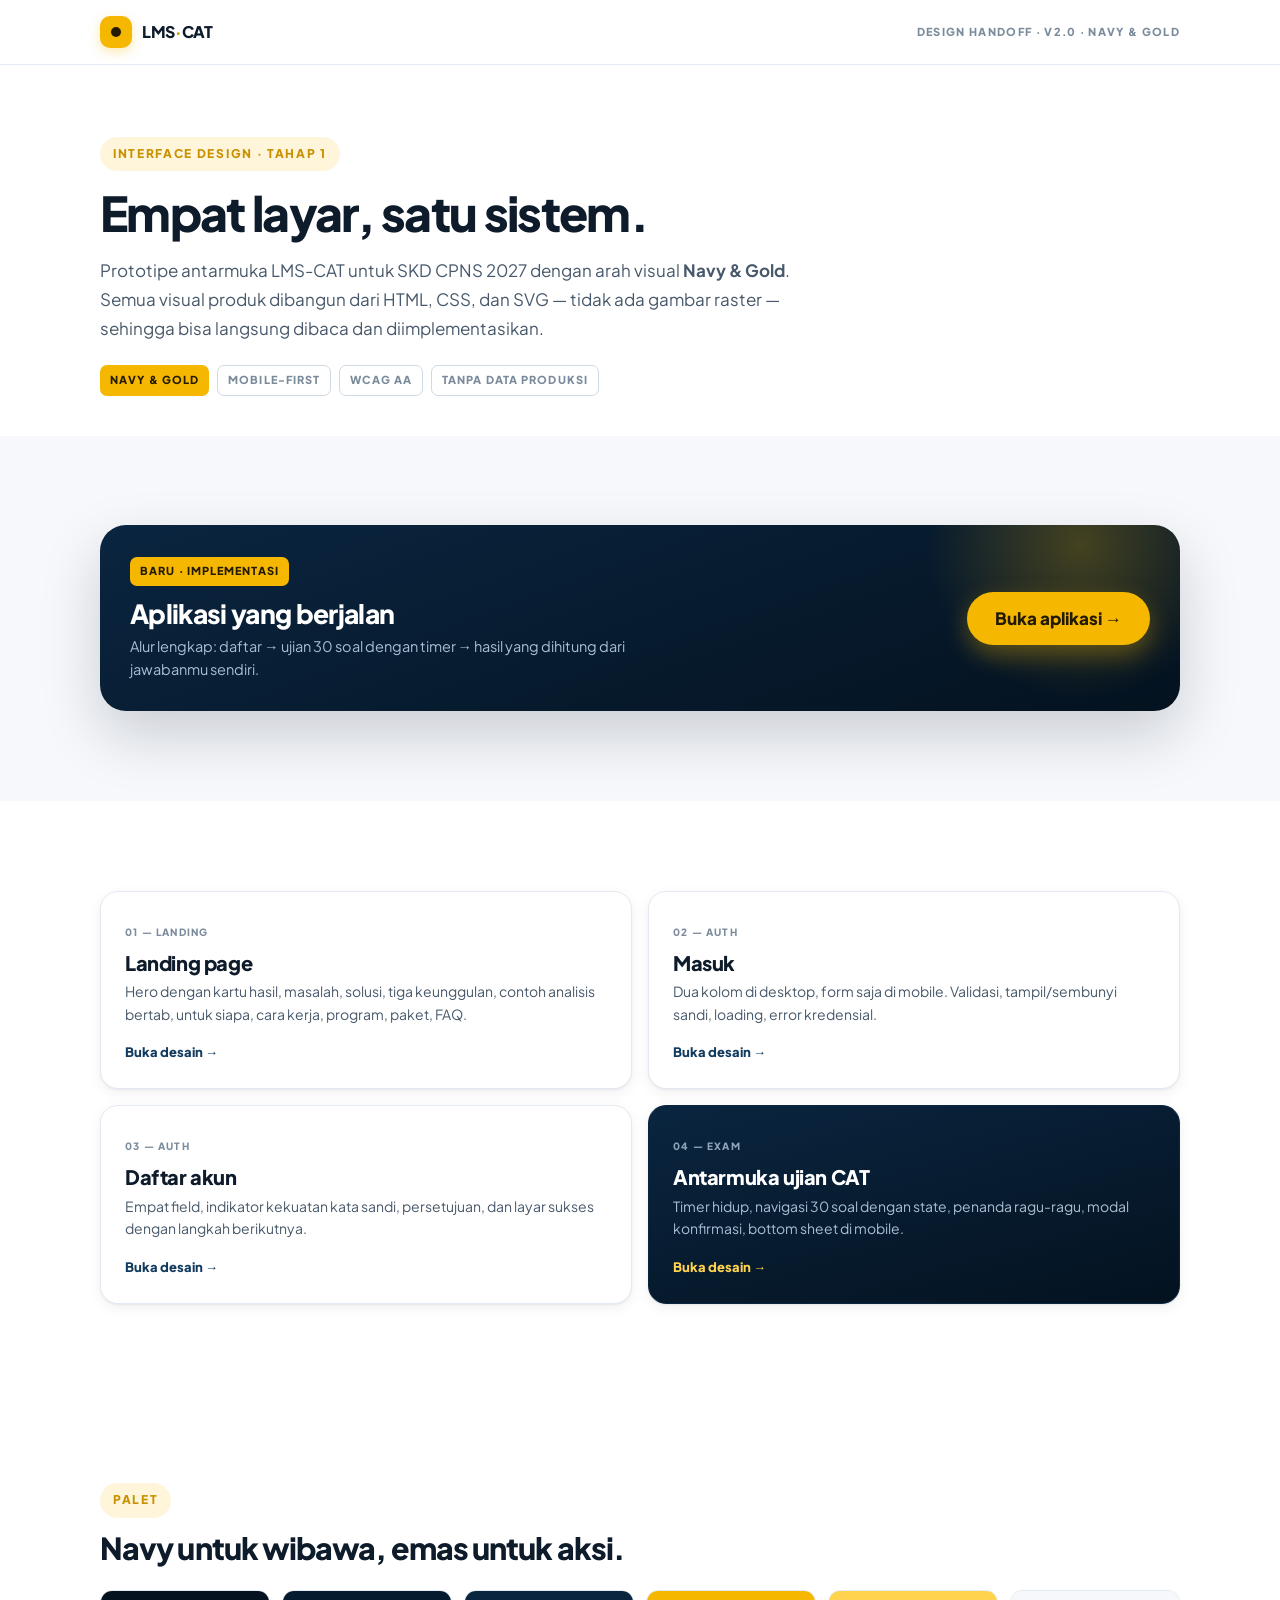
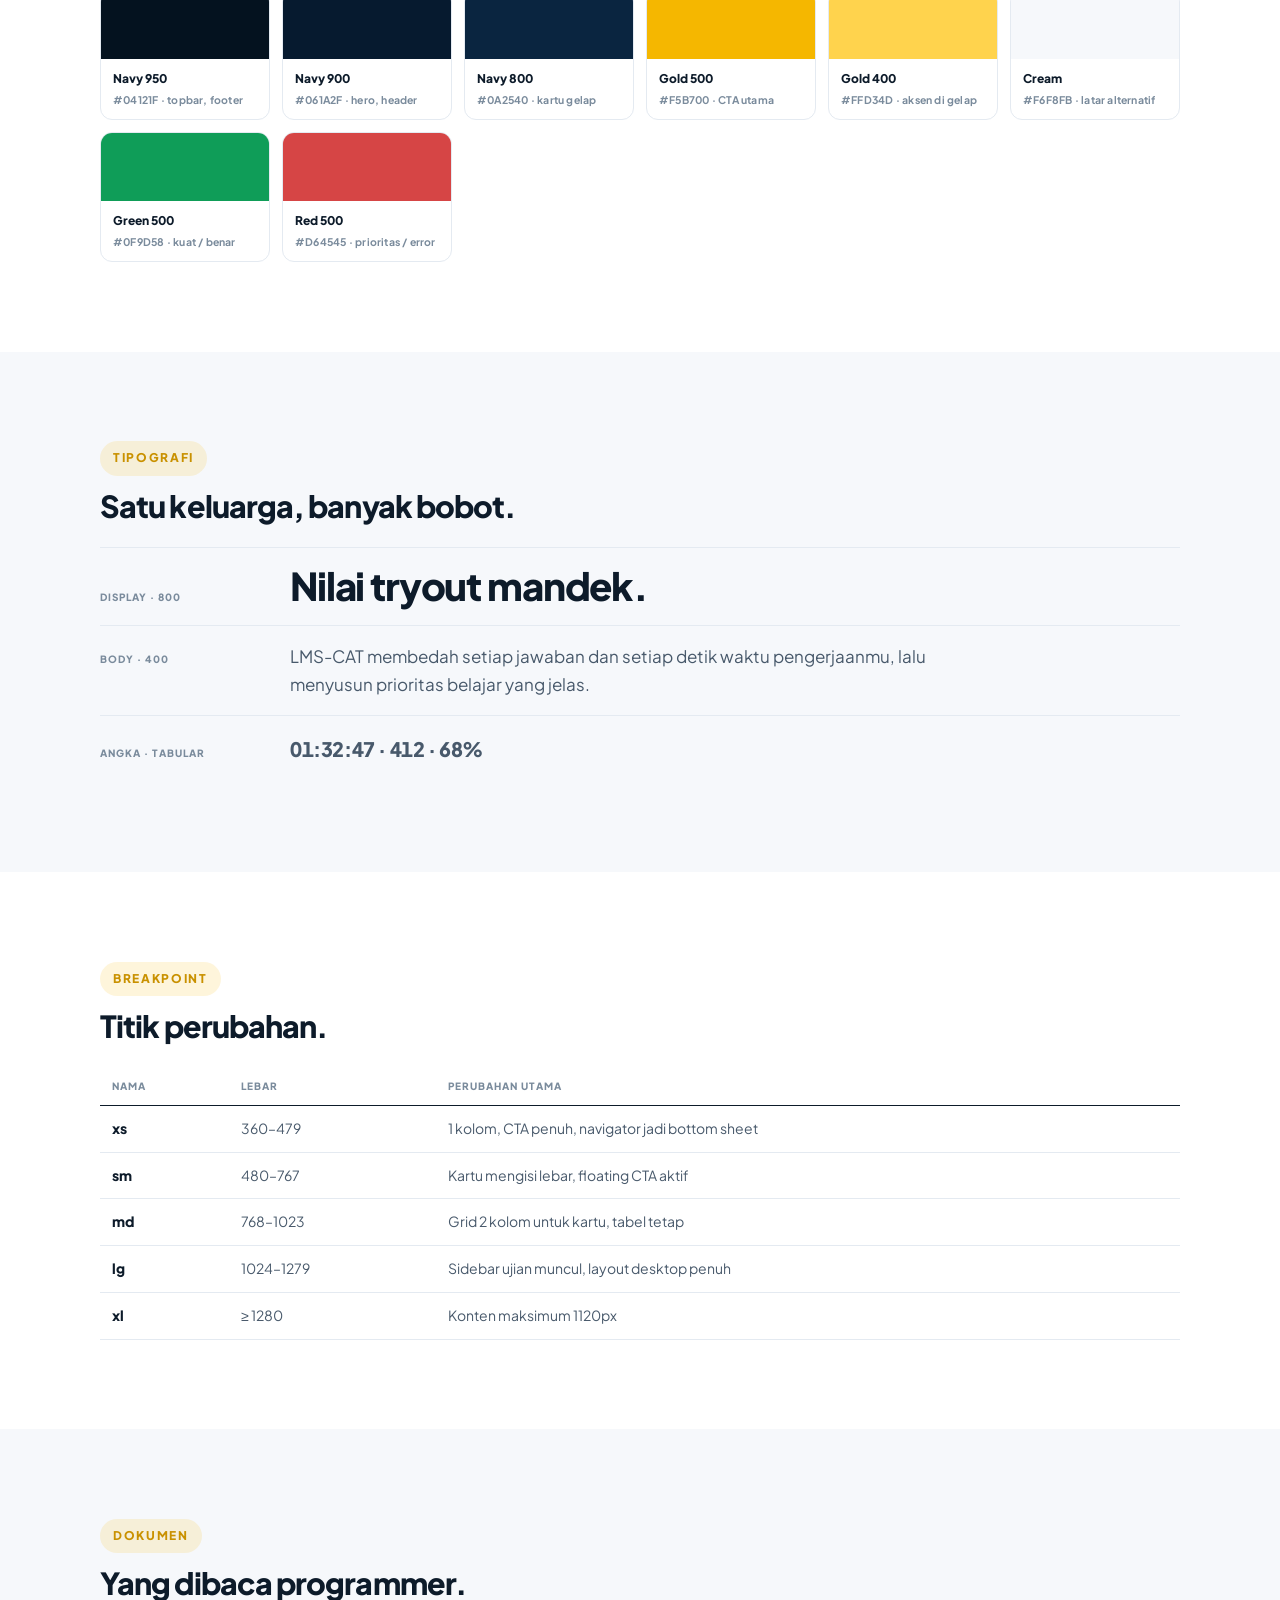
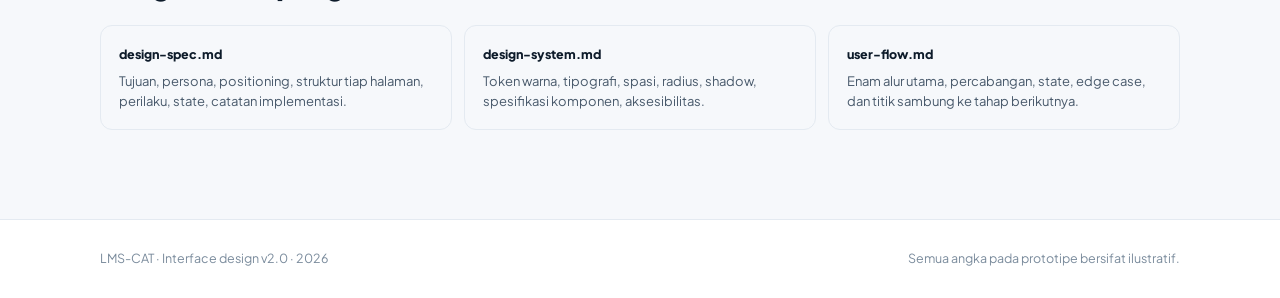
<file: index.html>
<!DOCTYPE html>
<html lang="id">
<head>
<meta charset="utf-8">
<meta name="viewport" content="width=device-width, initial-scale=1">
<title>LMS-CAT · Design Handoff v2.0</title>
<meta name="theme-color" content="#061A2F">
<link rel="stylesheet" href="assets/fonts.css">
<link rel="stylesheet" href="assets/tokens.css">
<link rel="stylesheet" href="assets/base.css">
<style>
.top{border-bottom:1px solid var(--line);background:var(--white);position:sticky;top:0;z-index:10}
.top__in{display:flex;align-items:center;justify-content:space-between;gap:16px;height:64px}
.top__meta{font-size:11px;font-weight:800;letter-spacing:.12em;text-transform:uppercase;color:var(--muted)}

.hero{padding-block:clamp(40px,6vw,72px) clamp(28px,4vw,40px);background:var(--white)}
.hero h1{font-size:clamp(2rem,4vw,3rem);letter-spacing:-.035em;line-height:1.1;margin-top:16px;max-width:20ch}
.hero p{margin-top:16px;max-width:60ch;color:var(--body);font-size:17px;line-height:1.7}
.hero__tags{display:flex;flex-wrap:wrap;gap:8px;margin-top:22px}

.screens{display:grid;grid-template-columns:repeat(2,1fr);gap:16px}

.appbanner{
  display:flex;align-items:center;justify-content:space-between;gap:24px;flex-wrap:wrap;
  padding:clamp(22px,3vw,30px);border-radius:var(--r-lg);
  background:linear-gradient(160deg,var(--navy-800),var(--navy-950));
  color:#E8F1FA;box-shadow:var(--shadow-lg);position:relative;overflow:hidden;
}
.appbanner::before{
  content:"";position:absolute;width:320px;height:320px;border-radius:50%;
  background:radial-gradient(circle,rgba(245,183,0,.26),transparent 68%);top:-140px;right:-60px;
}
.appbanner > *{position:relative}
.appbanner h2{color:#fff;font-size:clamp(1.25rem,2.2vw,1.65rem);letter-spacing:-.025em;margin-top:12px}
.appbanner p{color:var(--text-invert-2);font-size:14.5px;margin-top:6px;max-width:46ch;line-height:1.6}
.appbanner .btn{flex:none}
.screen{
  display:block;padding:24px;border:1px solid var(--line);border-radius:var(--r-md);
  background:var(--white);box-shadow:var(--shadow-sm);
  transition:transform var(--dur-1) var(--ease),box-shadow var(--dur-1) var(--ease),border-color var(--dur-1);
}
.screen:hover{transform:translateY(-3px);box-shadow:var(--shadow-md);border-color:var(--line-strong)}
.screen__n{font-size:10px;font-weight:800;letter-spacing:.12em;text-transform:uppercase;color:var(--muted)}
.screen h3{font-size:var(--text-lg);margin-top:8px;letter-spacing:-.02em}
.screen p{font-size:14px;color:var(--body);margin-top:6px;line-height:1.6}
.screen__go{display:inline-flex;align-items:center;gap:6px;margin-top:16px;font-size:13px;font-weight:800;color:var(--navy-700)}
.screen--ink{background:linear-gradient(165deg,var(--navy-800),var(--navy-950));border-color:var(--navy-800);color:var(--text-invert)}
.screen--ink h3{color:#fff}
.screen--ink p{color:var(--text-invert-2)}
.screen--ink .screen__n{color:#8FA6BC}
.screen--ink .screen__go{color:var(--gold-400)}

.swatches{display:grid;grid-template-columns:repeat(auto-fill,minmax(150px,1fr));gap:12px}
.sw{border:1px solid var(--line);border-radius:var(--r-sm);overflow:hidden;background:var(--white)}
.sw__chip{height:68px}
.sw__meta{padding:10px 12px}
.sw__name{font-size:12px;font-weight:800;color:var(--ink)}
.sw__hex{font-size:10.5px;font-weight:700;color:var(--muted);margin-top:2px;letter-spacing:.02em}

.type-row{display:grid;grid-template-columns:170px 1fr;gap:20px;padding-block:16px;border-top:1px solid var(--line);align-items:baseline}
.type-row__k{font-size:10px;font-weight:800;letter-spacing:.1em;text-transform:uppercase;color:var(--muted)}

table.spec{width:100%;font-size:14px}
table.spec th{text-align:left;font-size:10px;font-weight:800;letter-spacing:.1em;text-transform:uppercase;color:var(--muted);padding:10px 12px;border-bottom:1.5px solid var(--ink)}
table.spec td{padding:11px 12px;border-bottom:1px solid var(--line);color:var(--body)}
table.spec td:first-child{font-weight:800;color:var(--ink)}

.docs{display:grid;grid-template-columns:repeat(3,1fr);gap:12px}
.doc{padding:18px;border:1px solid var(--line);border-radius:var(--r-sm);background:var(--cream)}
.doc__n{font-size:12.5px;font-weight:800;color:var(--ink)}
.doc__d{font-size:13px;color:var(--body);margin-top:5px;line-height:1.55}

@media (max-width:820px){
  .screens,.docs{grid-template-columns:1fr}
  .type-row{grid-template-columns:1fr;gap:6px}
}
</style>
</head>
<body>

<header class="top">
  <div class="wrap top__in">
    <a class="brand" href="index.html" aria-label="LMS-CAT">
      <span class="brand__mark" aria-hidden="true"></span>
      <span class="brand__name">LMS<i>·</i>CAT</span>
    </a>
    <span class="top__meta">Design handoff · v2.0 · Navy &amp; Gold</span>
  </div>
</header>

<main>
  <section class="hero">
    <div class="wrap">
      <span class="eyebrow">Interface design · tahap 1</span>
      <h1>Empat layar, satu sistem.</h1>
      <p>Prototipe antarmuka LMS-CAT untuk SKD CPNS 2027 dengan arah visual <strong>Navy &amp; Gold</strong>. Semua visual produk dibangun dari HTML, CSS, dan SVG — tidak ada gambar raster — sehingga bisa langsung dibaca dan diimplementasikan.</p>
      <div class="hero__tags">
        <span class="badge badge--gold">Navy &amp; Gold</span>
        <span class="badge badge--outline">Mobile-first</span>
        <span class="badge badge--outline">WCAG AA</span>
        <span class="badge badge--outline">Tanpa data produksi</span>
      </div>
    </div>
  </section>

  <section class="sec sec--cream">
    <div class="wrap">
      <a class="appbanner" href="app/">
        <div>
          <span class="badge badge--gold">Baru · Implementasi</span>
          <h2>Aplikasi yang berjalan</h2>
          <p>Alur lengkap: daftar → ujian 30 soal dengan timer → hasil yang dihitung dari jawabanmu sendiri.</p>
        </div>
        <span class="btn">Buka aplikasi →</span>
      </a>
    </div>
  </section>

  <section class="sec">
    <div class="wrap">
      <div class="screens">
        <a class="screen" href="landing-page/index.html">
          <span class="screen__n">01 — Landing</span>
          <h3>Landing page</h3>
          <p>Hero dengan kartu hasil, masalah, solusi, tiga keunggulan, contoh analisis bertab, untuk siapa, cara kerja, program, paket, FAQ.</p>
          <span class="screen__go">Buka desain →</span>
        </a>
        <a class="screen" href="login/index.html">
          <span class="screen__n">02 — Auth</span>
          <h3>Masuk</h3>
          <p>Dua kolom di desktop, form saja di mobile. Validasi, tampil/sembunyi sandi, loading, error kredensial.</p>
          <span class="screen__go">Buka desain →</span>
        </a>
        <a class="screen" href="register/index.html">
          <span class="screen__n">03 — Auth</span>
          <h3>Daftar akun</h3>
          <p>Empat field, indikator kekuatan kata sandi, persetujuan, dan layar sukses dengan langkah berikutnya.</p>
          <span class="screen__go">Buka desain →</span>
        </a>
        <a class="screen screen--ink" href="exam-interface/index.html">
          <span class="screen__n">04 — Exam</span>
          <h3>Antarmuka ujian CAT</h3>
          <p>Timer hidup, navigasi 30 soal dengan state, penanda ragu-ragu, modal konfirmasi, bottom sheet di mobile.</p>
          <span class="screen__go">Buka desain →</span>
        </a>
      </div>
    </div>
  </section>

  <section class="sec">
    <div class="wrap">
      <div class="sec-head sec-head--left" style="margin-bottom:24px">
        <span class="eyebrow">Palet</span>
        <h2 class="h2" style="font-size:clamp(1.4rem,2.4vw,1.9rem);margin-top:12px">Navy untuk wibawa, emas untuk aksi.</h2>
      </div>
      <div class="swatches">
        <div class="sw"><div class="sw__chip" style="background:#04121F"></div><div class="sw__meta"><div class="sw__name">Navy 950</div><div class="sw__hex">#04121F · topbar, footer</div></div></div>
        <div class="sw"><div class="sw__chip" style="background:#061A2F"></div><div class="sw__meta"><div class="sw__name">Navy 900</div><div class="sw__hex">#061A2F · hero, header</div></div></div>
        <div class="sw"><div class="sw__chip" style="background:#0A2540"></div><div class="sw__meta"><div class="sw__name">Navy 800</div><div class="sw__hex">#0A2540 · kartu gelap</div></div></div>
        <div class="sw"><div class="sw__chip" style="background:#F5B700"></div><div class="sw__meta"><div class="sw__name">Gold 500</div><div class="sw__hex">#F5B700 · CTA utama</div></div></div>
        <div class="sw"><div class="sw__chip" style="background:#FFD34D"></div><div class="sw__meta"><div class="sw__name">Gold 400</div><div class="sw__hex">#FFD34D · aksen di gelap</div></div></div>
        <div class="sw"><div class="sw__chip" style="background:#F6F8FB"></div><div class="sw__meta"><div class="sw__name">Cream</div><div class="sw__hex">#F6F8FB · latar alternatif</div></div></div>
        <div class="sw"><div class="sw__chip" style="background:#0F9D58"></div><div class="sw__meta"><div class="sw__name">Green 500</div><div class="sw__hex">#0F9D58 · kuat / benar</div></div></div>
        <div class="sw"><div class="sw__chip" style="background:#D64545"></div><div class="sw__meta"><div class="sw__name">Red 500</div><div class="sw__hex">#D64545 · prioritas / error</div></div></div>
      </div>
    </div>
  </section>

  <section class="sec sec--cream">
    <div class="wrap">
      <div class="sec-head sec-head--left" style="margin-bottom:24px">
        <span class="eyebrow">Tipografi</span>
        <h2 class="h2" style="font-size:clamp(1.4rem,2.4vw,1.9rem);margin-top:12px">Satu keluarga, banyak bobot.</h2>
      </div>
      <div class="type-row">
        <span class="type-row__k">Display · 800</span>
        <span style="font-size:clamp(1.6rem,3.2vw,2.4rem);font-weight:800;letter-spacing:-.03em;line-height:1.15;color:var(--ink)">Nilai tryout mandek.</span>
      </div>
      <div class="type-row">
        <span class="type-row__k">Body · 400</span>
        <span style="font-size:17px;line-height:1.7;color:var(--body);max-width:56ch">LMS-CAT membedah setiap jawaban dan setiap detik waktu pengerjaanmu, lalu menyusun prioritas belajar yang jelas.</span>
      </div>
      <div class="type-row">
        <span class="type-row__k">Angka · tabular</span>
        <span style="font-size:20px;font-weight:800;font-variant-numeric:tabular-nums;letter-spacing:-.02em">01:32:47 · 412 · 68%</span>
      </div>
    </div>
  </section>

  <section class="sec">
    <div class="wrap">
      <div class="sec-head sec-head--left" style="margin-bottom:24px">
        <span class="eyebrow">Breakpoint</span>
        <h2 class="h2" style="font-size:clamp(1.4rem,2.4vw,1.9rem);margin-top:12px">Titik perubahan.</h2>
      </div>
      <table class="spec">
        <thead><tr><th>Nama</th><th>Lebar</th><th>Perubahan utama</th></tr></thead>
        <tbody>
          <tr><td>xs</td><td>360–479</td><td>1 kolom, CTA penuh, navigator jadi bottom sheet</td></tr>
          <tr><td>sm</td><td>480–767</td><td>Kartu mengisi lebar, floating CTA aktif</td></tr>
          <tr><td>md</td><td>768–1023</td><td>Grid 2 kolom untuk kartu, tabel tetap</td></tr>
          <tr><td>lg</td><td>1024–1279</td><td>Sidebar ujian muncul, layout desktop penuh</td></tr>
          <tr><td>xl</td><td>≥ 1280</td><td>Konten maksimum 1120px</td></tr>
        </tbody>
      </table>
    </div>
  </section>

  <section class="sec sec--cream">
    <div class="wrap">
      <div class="sec-head sec-head--left" style="margin-bottom:24px">
        <span class="eyebrow">Dokumen</span>
        <h2 class="h2" style="font-size:clamp(1.4rem,2.4vw,1.9rem);margin-top:12px">Yang dibaca programmer.</h2>
      </div>
      <div class="docs">
        <div class="doc"><div class="doc__n">design-spec.md</div><div class="doc__d">Tujuan, persona, positioning, struktur tiap halaman, perilaku, state, catatan implementasi.</div></div>
        <div class="doc"><div class="doc__n">design-system.md</div><div class="doc__d">Token warna, tipografi, spasi, radius, shadow, spesifikasi komponen, aksesibilitas.</div></div>
        <div class="doc"><div class="doc__n">user-flow.md</div><div class="doc__d">Enam alur utama, percabangan, state, edge case, dan titik sambung ke tahap berikutnya.</div></div>
      </div>
    </div>
  </section>

  <footer style="border-top:1px solid var(--line);padding-block:28px">
    <div class="wrap" style="display:flex;justify-content:space-between;gap:16px;flex-wrap:wrap;font-size:12.5px;color:var(--muted)">
      <span>LMS-CAT · Interface design v2.0 · 2026</span>
      <span>Semua angka pada prototipe bersifat ilustratif.</span>
    </div>
  </footer>
</main>
</body>
</html>
</file>
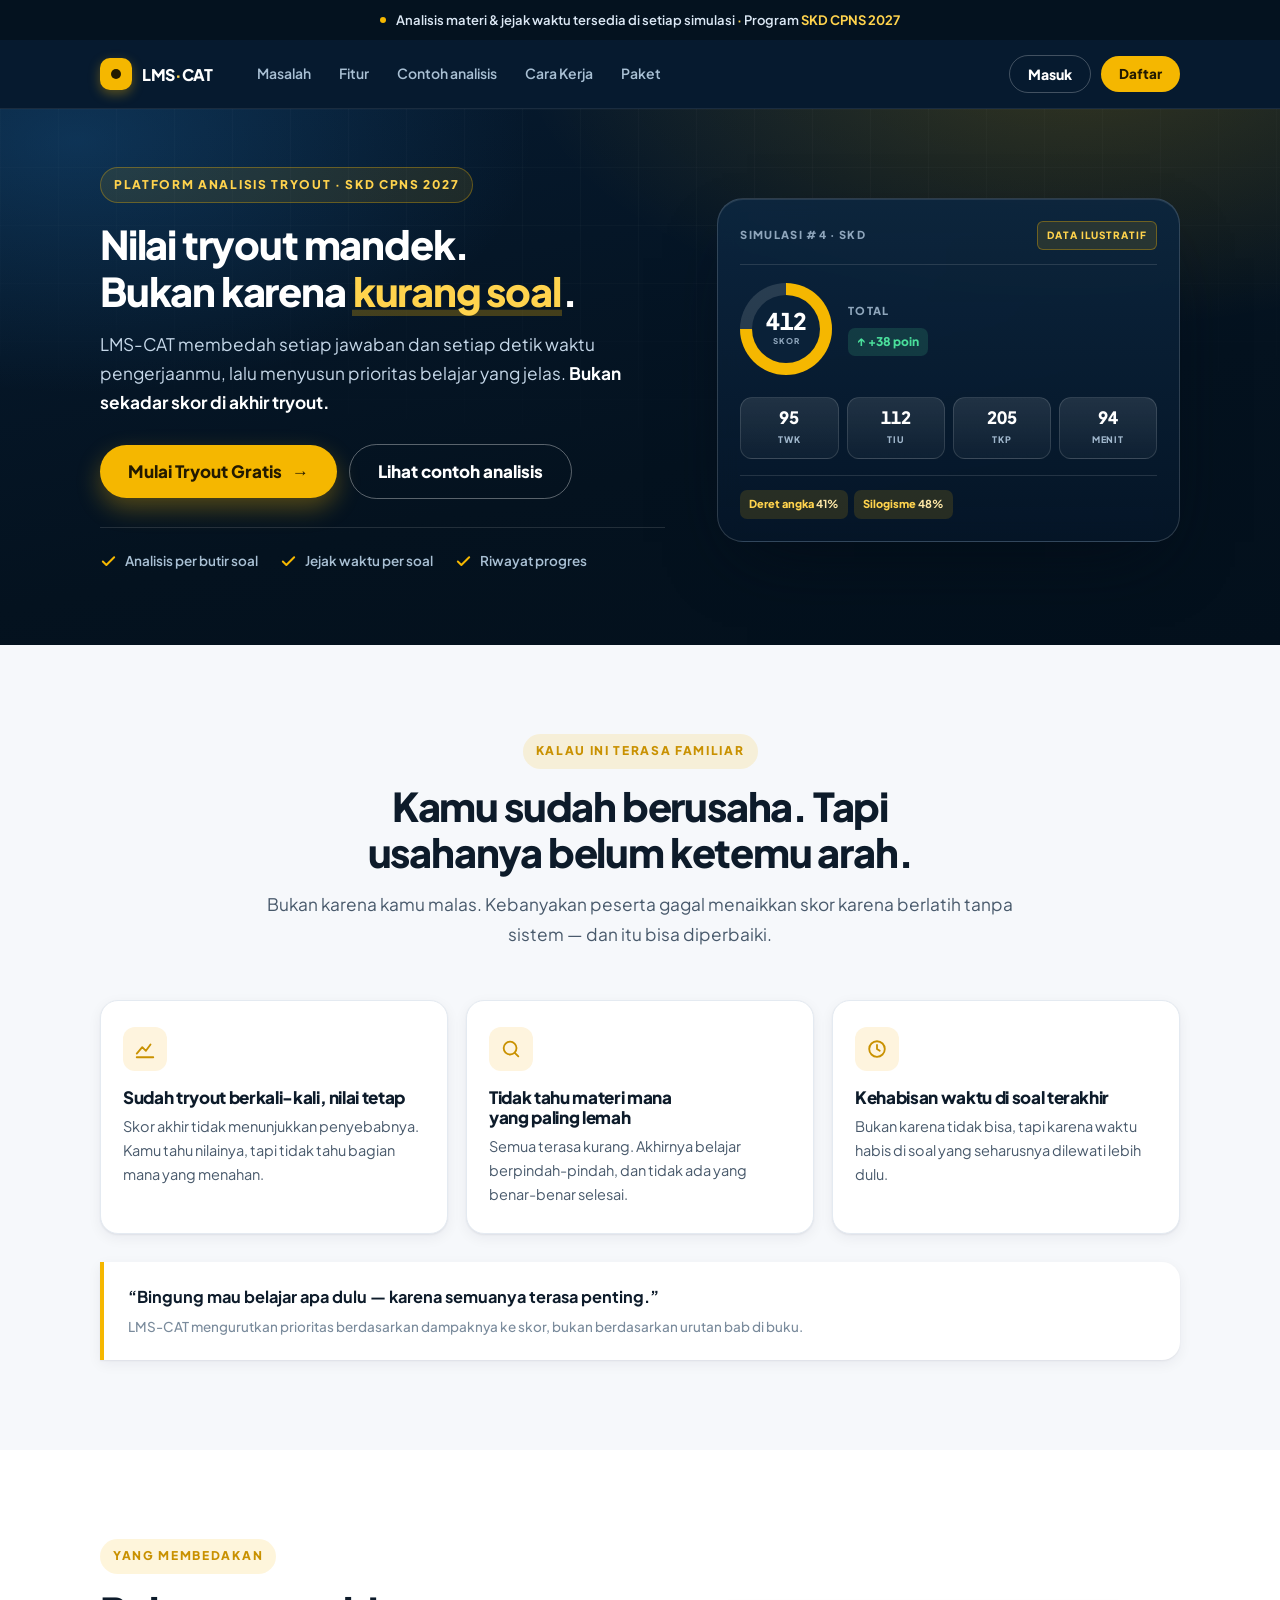
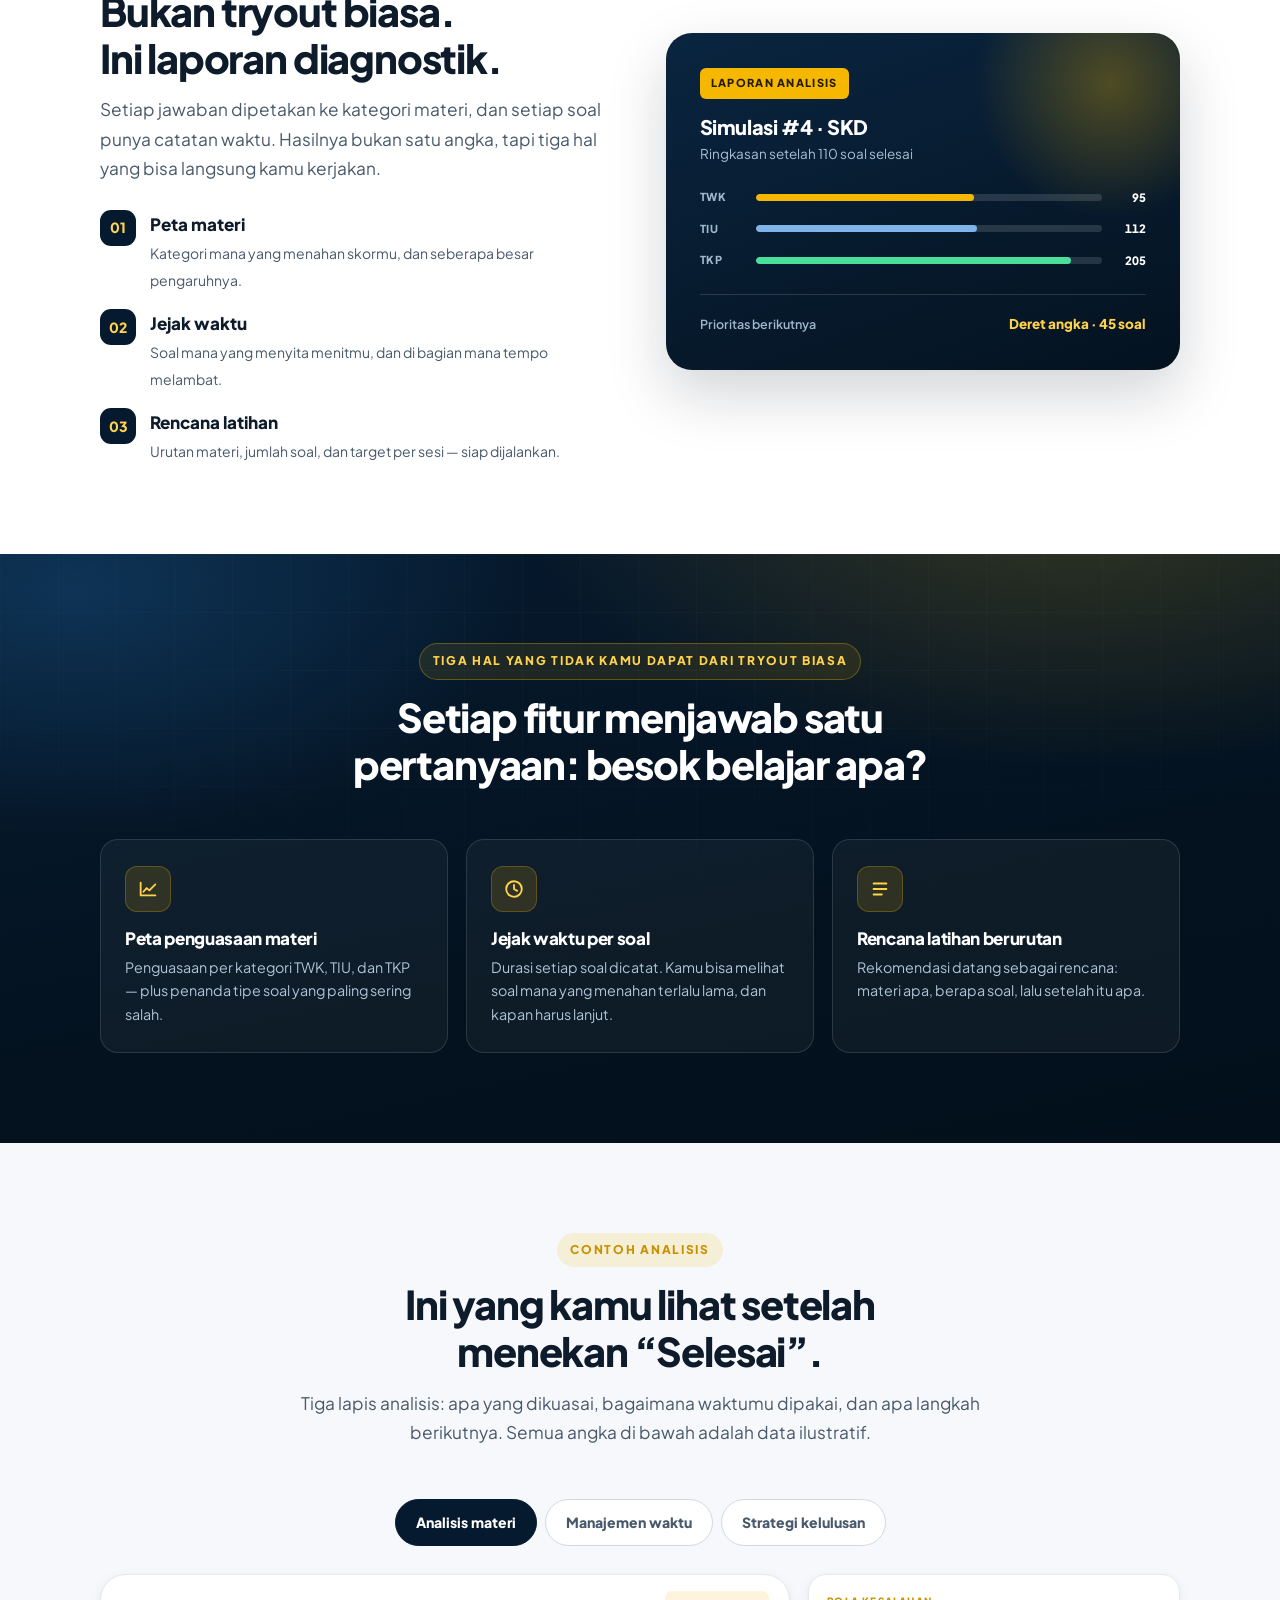
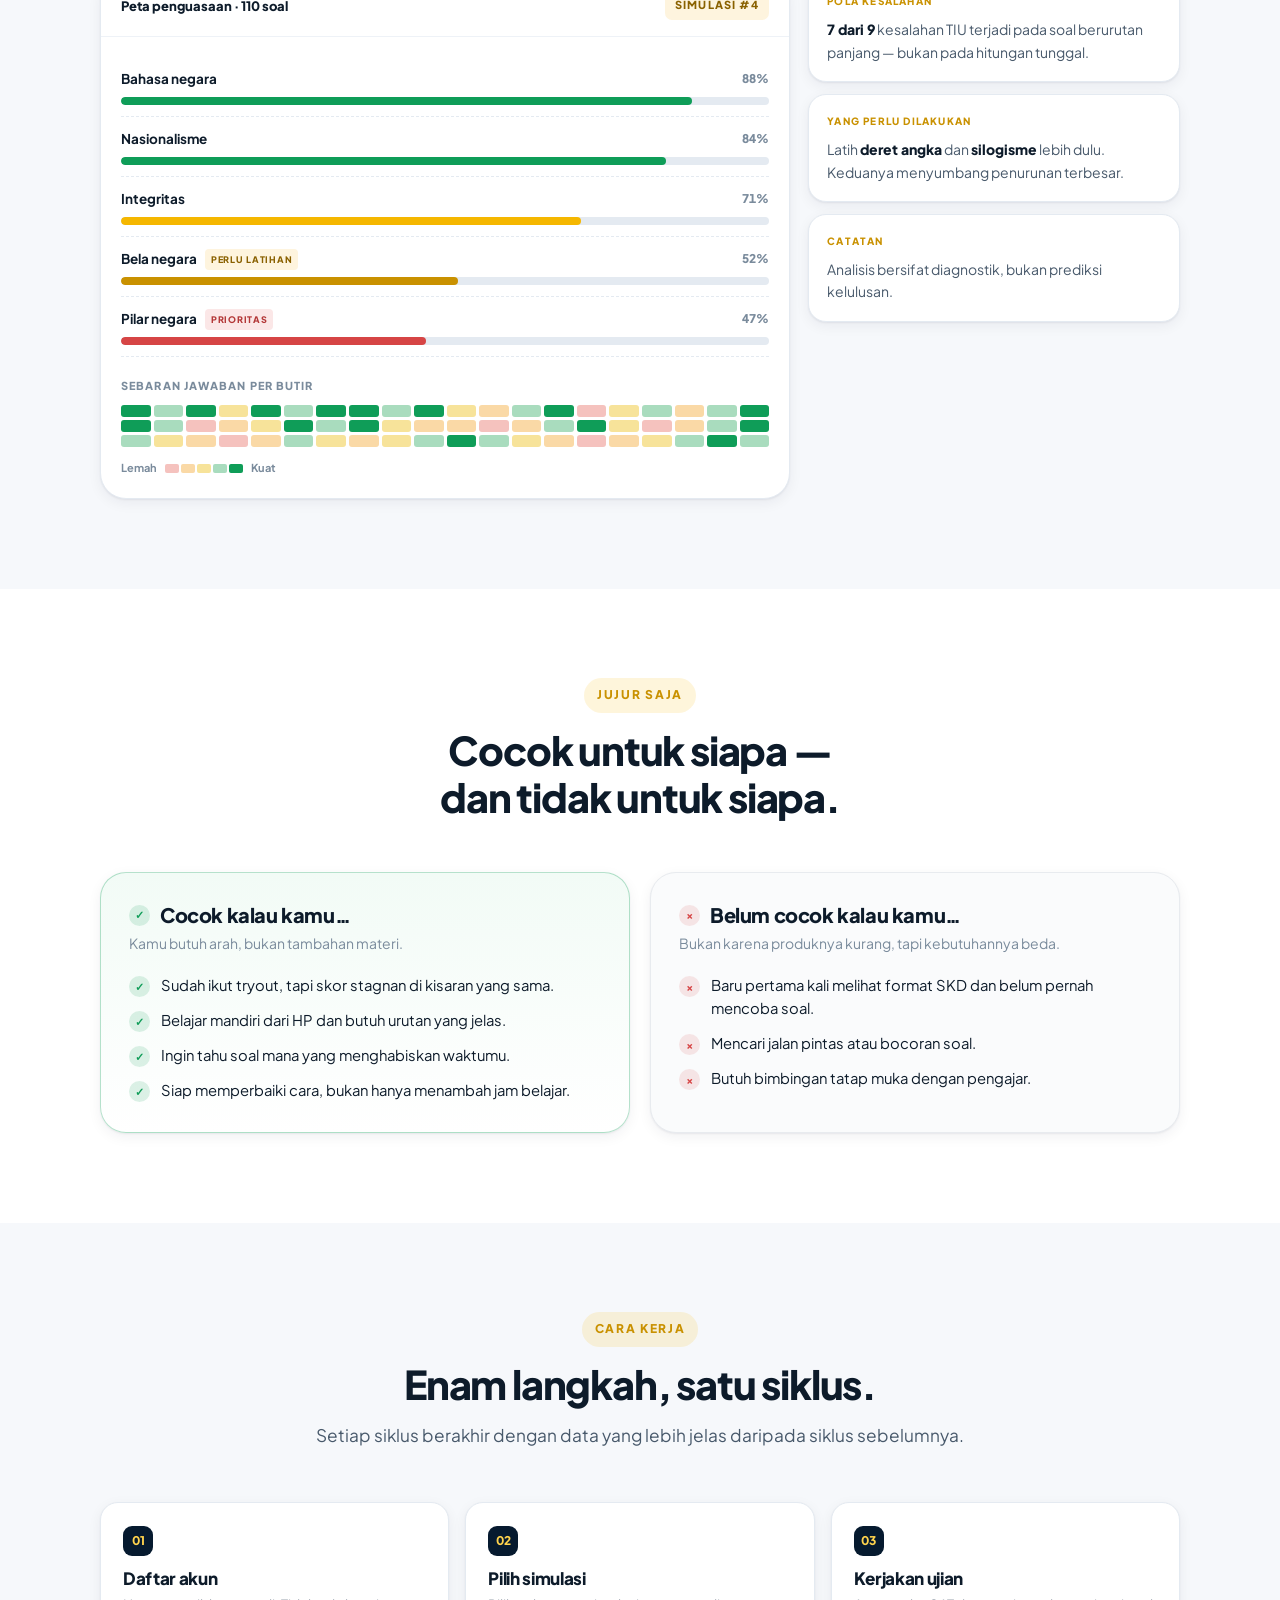
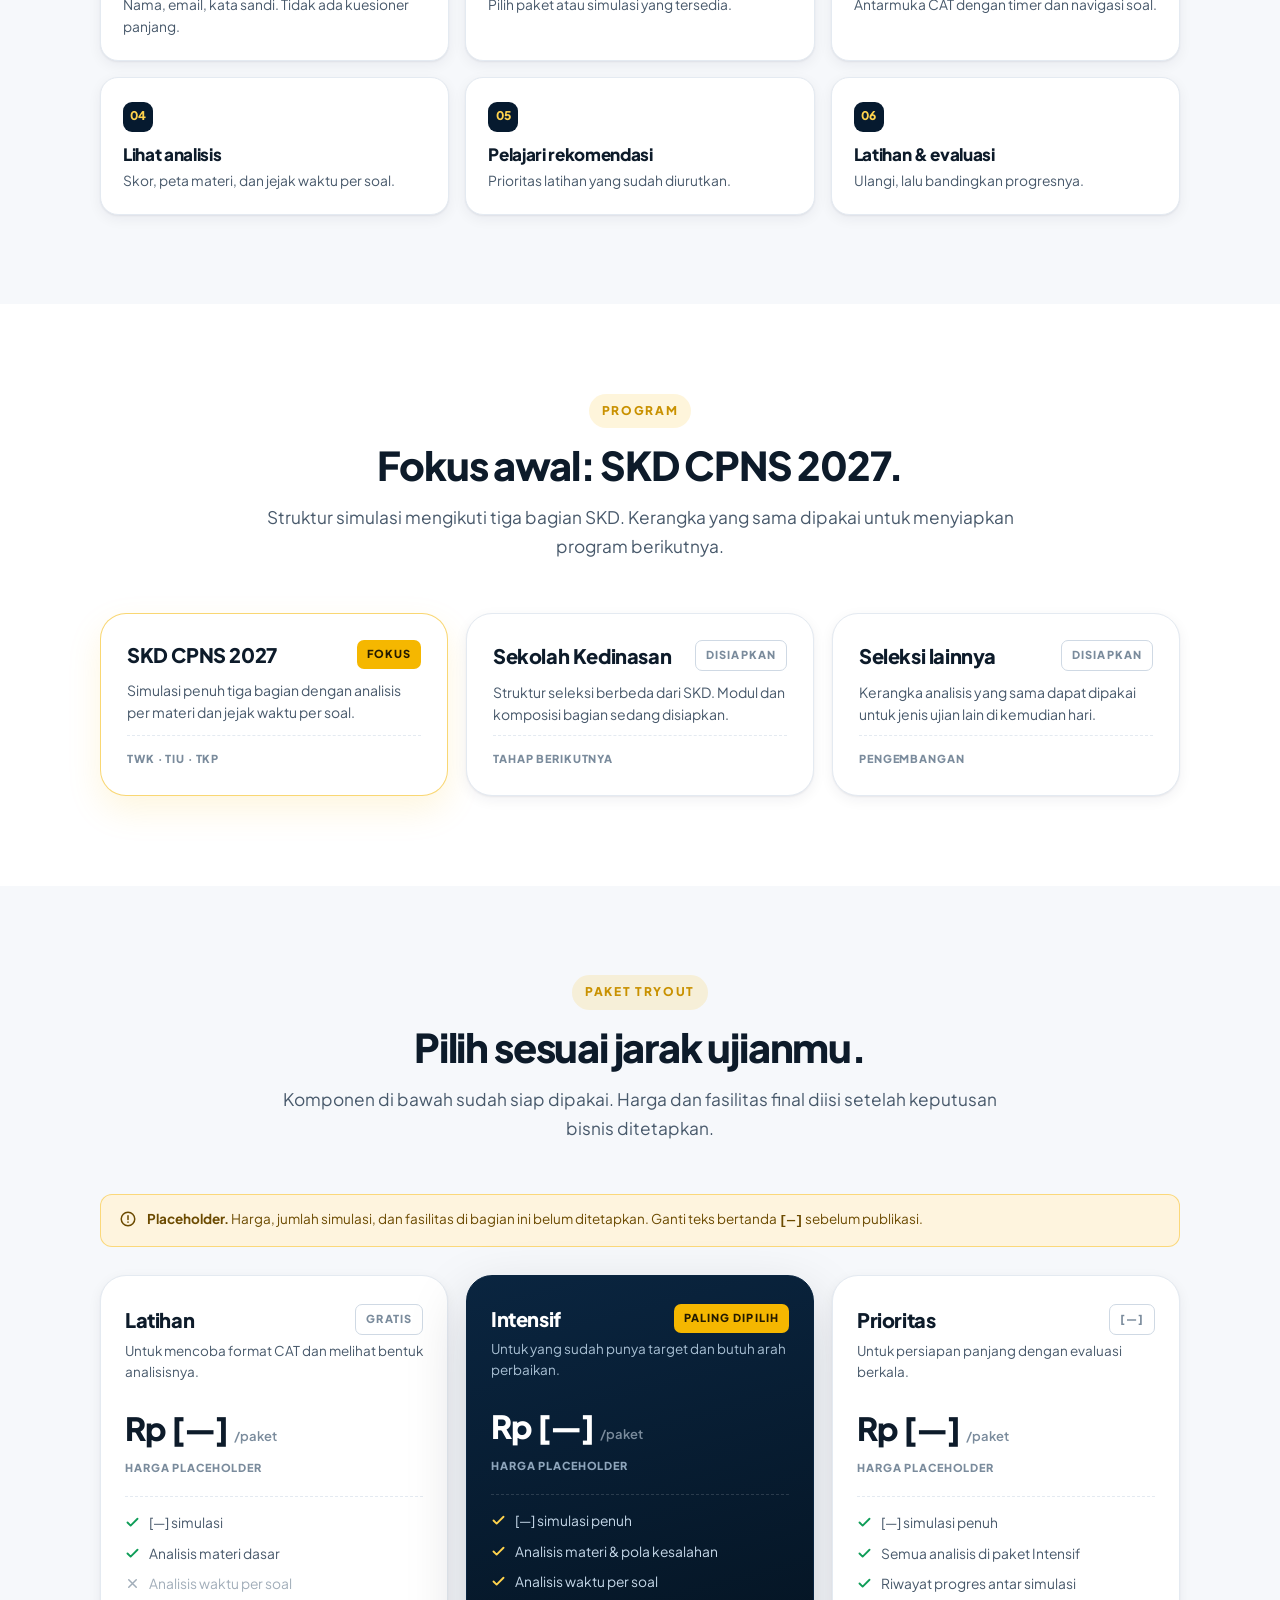
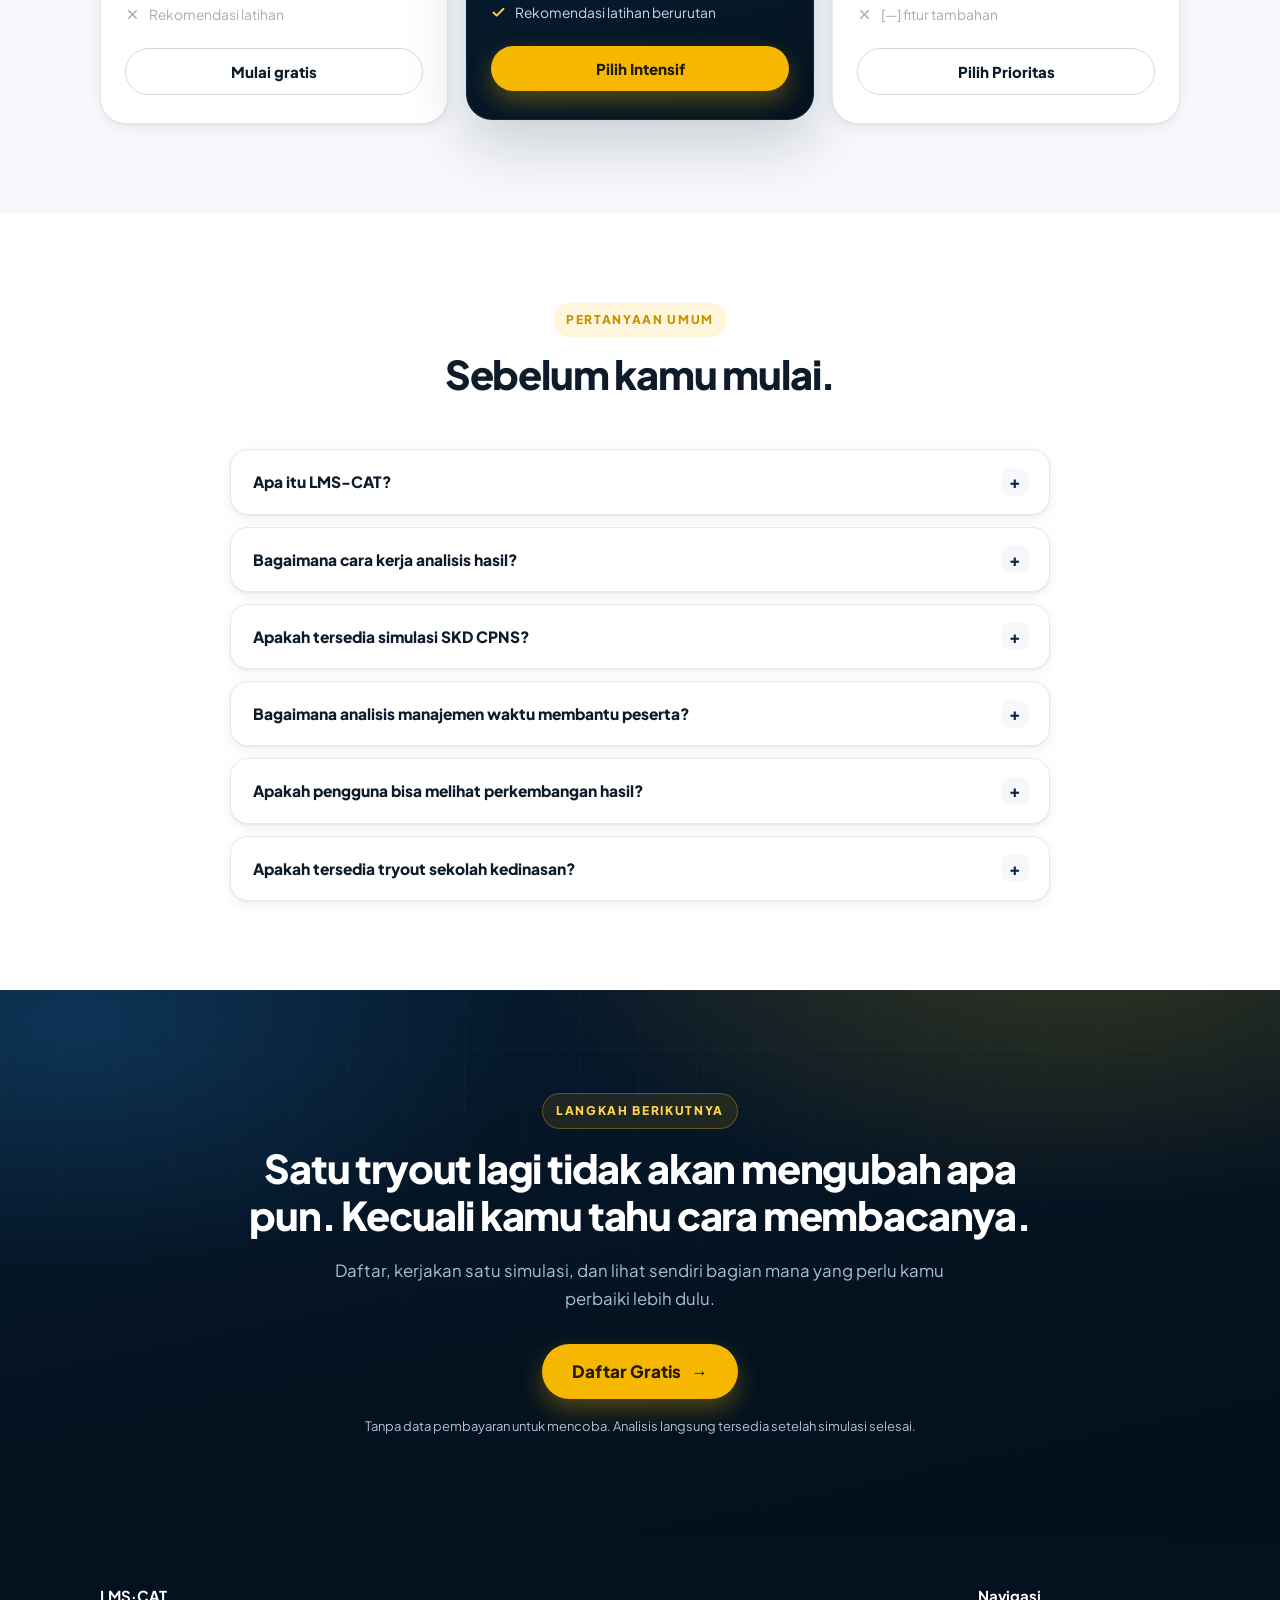
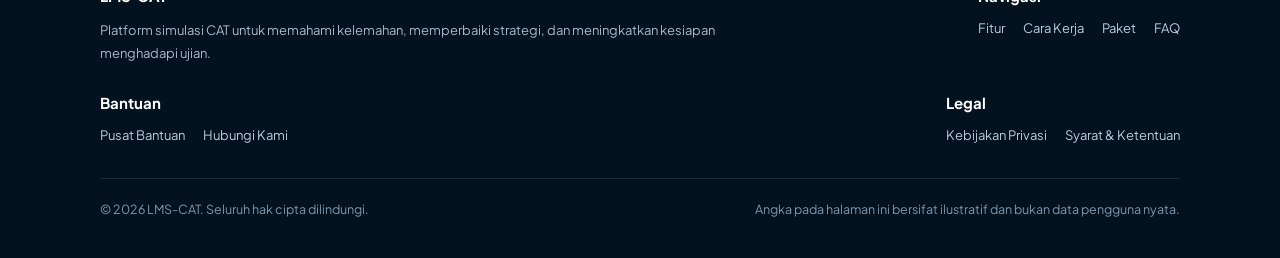
<file: app-prototipe/index.html>
<!DOCTYPE html>
<html lang="id">
<head>
<meta charset="utf-8">
<meta name="viewport" content="width=device-width, initial-scale=1">
<title>LMS-CAT — Analisis Tryout SKD CPNS 2027: Tahu Penyebab Nilaimu Mandek</title>
<meta name="description" content="LMS-CAT membedah hasil tryout per materi dan per detik waktu pengerjaan, lalu menyusun prioritas latihan untuk SKD CPNS 2027.">
<meta name="theme-color" content="#061A2F">
<link rel="stylesheet" href="assets/fonts.css">
<link rel="stylesheet" href="assets/tokens.css">
<link rel="stylesheet" href="assets/base.css">
<style>
/* ============================== TOPBAR ============================== */
.topbar{
  background:var(--navy-950); color:#DCE8F5;
  font-size:13px; font-weight:600; padding:9px 0;
}
.topbar .wrap{display:flex;align-items:center;justify-content:center;gap:10px;flex-wrap:wrap;text-align:center}
.topbar b{color:var(--gold-400)}
.topbar .dot{background:var(--gold-500);animation:pulse 2.2s infinite}
@keyframes pulse{0%,100%{opacity:1}50%{opacity:.25}}

/* ============================== HEADER ============================== */
.site-header{
  position:sticky; top:0; z-index:var(--z-sticky);
  background:var(--navy-900);
  border-bottom:1px solid rgba(255,255,255,.08);
  transition:box-shadow var(--dur-2) var(--ease);
}
.site-header.is-stuck{box-shadow:0 12px 30px rgba(3,12,22,.45)}
.hdr{display:flex;align-items:center;gap:26px;height:68px}
.brand{display:inline-flex;align-items:center;gap:10px;flex:none}
.brand__mark{
  width:32px;height:32px;border-radius:10px;flex:none;
  background:var(--gold-500);display:grid;place-items:center;
  box-shadow:0 4px 12px rgba(245,183,0,.35);
}
.brand__mark::after{content:"";width:10px;height:10px;border-radius:50%;background:#231A00}
.brand__name{font-weight:800;font-size:16px;letter-spacing:-.02em;color:#fff}
.brand__name i{color:var(--gold-400);font-style:normal}

.hdr__links{display:flex;gap:4px;margin-left:6px}
.hdr__links a{
  font-size:14px;font-weight:600;color:#A9C0D4;padding:8px 12px;border-radius:var(--r-pill);
  transition:color var(--dur-1), background var(--dur-1);
}
.hdr__links a:hover{color:#fff;background:rgba(255,255,255,.07)}
.hdr__actions{margin-left:auto;display:flex;align-items:center;gap:10px}
.hdr__actions .btn--ghost{padding:11px 18px;font-size:14px;border-color:rgba(255,255,255,.24)}
.burger{display:none;width:44px;height:44px;margin-left:auto;place-items:center;border-radius:12px;border:1px solid rgba(255,255,255,.2);color:#fff}
.burger span{display:block;width:18px;height:2px;background:currentColor;position:relative}
.burger span::before,.burger span::after{content:"";position:absolute;left:0;width:18px;height:2px;background:currentColor;transition:transform var(--dur-2) var(--ease)}
.burger span::before{top:-6px}.burger span::after{top:6px}
.burger[aria-expanded="true"] span{background:transparent}
.burger[aria-expanded="true"] span::before{transform:translateY(6px) rotate(45deg)}
.burger[aria-expanded="true"] span::after{transform:translateY(-6px) rotate(-45deg)}
.mmenu{border-top:1px solid rgba(255,255,255,.1);padding:12px 20px 20px;background:var(--navy-900)}
.mmenu a{display:flex;justify-content:space-between;padding:14px 0;border-bottom:1px solid rgba(255,255,255,.08);font-weight:700;color:#E8F1FA}
.mmenu .mm-act{display:grid;grid-template-columns:1fr 1fr;gap:10px;margin-top:16px}
@media (max-width:960px){
  .hdr__links,.hdr__actions{display:none}
  .burger{display:grid}
}

/* ============================== HERO ============================== */
.hero{padding:clamp(34px,5vw,58px) 0 clamp(44px,6vw,72px)}
.hero-grid{display:grid;grid-template-columns:1.1fr .9fr;gap:clamp(28px,4.4vw,52px);align-items:center}
.hero h1{margin-top:18px;color:#fff}
.hero .sub{font-size:var(--text-lead);color:#C6D8E9;margin-top:16px;max-width:34em;line-height:1.7}
.hero .sub strong{color:#fff;font-weight:700}
.hero-cta{display:flex;gap:12px;flex-wrap:wrap;margin-top:26px;align-items:center}
.trust{
  display:flex;flex-wrap:wrap;gap:12px 22px;margin-top:28px;padding-top:22px;
  border-top:1px solid rgba(255,255,255,.12);font-size:13.5px;color:#A9C0D4;font-weight:600;
}
.trust span{display:inline-flex;align-items:center;gap:8px}
.ck{width:17px;height:17px;flex:none;color:var(--gold-500)}

/* kartu hasil */
.rcard{
  position:relative;border-radius:var(--r-lg);padding:22px;
  background:linear-gradient(180deg,rgba(12,38,63,.92),rgba(5,22,40,.9));
  border:1px solid rgba(255,255,255,.16);
  box-shadow:0 30px 70px -30px rgba(3,12,22,.85), inset 0 1px 0 rgba(255,255,255,.1);
  -webkit-backdrop-filter:blur(10px);backdrop-filter:blur(10px);
}
.rcard__top{display:flex;align-items:center;justify-content:space-between;gap:10px;padding-bottom:14px;border-bottom:1px solid rgba(255,255,255,.12)}
.rcard__id{font-size:11px;font-weight:800;letter-spacing:.12em;text-transform:uppercase;color:#8FA6BC}
.rcard__badge{font-size:10px;font-weight:800;letter-spacing:.1em;text-transform:uppercase;padding:5px 9px;border-radius:6px;background:rgba(245,183,0,.12);border:1px solid rgba(245,183,0,.34);color:var(--gold-400)}
.rscore{display:flex;align-items:center;gap:16px;padding-block:18px}
.rring{position:relative;width:92px;height:92px;border-radius:50%;background:conic-gradient(var(--gold-500) 0 75%,rgba(255,255,255,.13) 75%);display:grid;place-items:center;flex:none}
.rring__in{width:68px;height:68px;border-radius:50%;background:#0A2138;display:grid;place-content:center;text-align:center}
.rring__in b{font-size:23px;font-weight:800;letter-spacing:-.03em;color:#fff;line-height:1;font-variant-numeric:tabular-nums}
.rring__in span{font-size:8px;font-weight:800;letter-spacing:.12em;color:#8FA6BC;margin-top:3px}
.rmeta{font-size:11px;font-weight:800;letter-spacing:.1em;text-transform:uppercase;color:#8FA6BC}
.rdelta{display:inline-flex;align-items:center;gap:5px;margin-top:7px;padding:4px 9px;border-radius:7px;background:rgba(74,222,155,.15);color:#4ADE9B;font-size:12px;font-weight:800}
.rboxes{display:grid;grid-template-columns:repeat(4,1fr);gap:8px;margin-top:4px}
.rbox{
  border-radius:12px;padding:11px 4px;text-align:center;
  background:linear-gradient(180deg,rgba(255,255,255,.1),rgba(255,255,255,.035));
  border:1px solid rgba(255,255,255,.13);
}
.rbox b{display:block;font-size:17px;font-weight:800;color:#fff;line-height:1;font-variant-numeric:tabular-nums}
.rbox span{display:block;font-size:9px;font-weight:800;letter-spacing:.1em;color:#9FB6CB;margin-top:6px}
.rchips{display:flex;flex-wrap:wrap;gap:6px;margin-top:16px;padding-top:14px;border-top:1px solid rgba(255,255,255,.12)}
.rchip{font-size:11px;font-weight:800;padding:5px 9px;border-radius:7px;background:rgba(245,183,0,.14);color:var(--gold-400)}
.rchip b{color:#FFE9A8}

@media (max-width:960px){
  .hero-grid{grid-template-columns:1fr;gap:34px}
  .hero .sub{max-width:none}
}

/* ============================== PAIN ============================== */
.pain-grid{display:grid;grid-template-columns:repeat(3,1fr);gap:18px}
.pain{background:var(--white);border:1px solid var(--line);border-radius:var(--r-md);padding:26px 22px;box-shadow:var(--shadow-sm)}
.pain .ic{width:44px;height:44px;border-radius:12px;display:grid;place-items:center;background:var(--gold-100);color:var(--gold-600);margin-bottom:16px}
.pain h3{font-size:var(--text-md);margin-bottom:8px}
.pain p{font-size:14.5px;color:var(--body);line-height:1.65}
.quote{
  margin-top:28px;background:var(--white);border-left:4px solid var(--gold-500);
  border-radius:0 var(--r-md) var(--r-md) 0;padding:22px 24px;box-shadow:var(--shadow-sm);
  font-size:1.02rem;color:var(--ink);font-weight:700;line-height:1.55;
}
.quote small{display:block;margin-top:8px;font-weight:500;font-size:13.5px;color:var(--muted)}

/* ============================== SOLUTION ============================== */
.solution{display:grid;grid-template-columns:1fr 1fr;gap:clamp(28px,4vw,52px);align-items:center}
.pillars{display:grid;gap:16px;margin-top:26px}
.pillar{display:flex;gap:14px;align-items:flex-start}
.pillar .n{
  flex:none;width:36px;height:36px;border-radius:11px;display:grid;place-items:center;
  background:var(--navy-900);color:var(--gold-400);font-weight:800;font-size:14px;
}
.pillar b{display:block;color:var(--ink);font-size:var(--text-md);font-weight:800}
.pillar span{font-size:14px;color:var(--body);line-height:1.6}

.mock{
  border-radius:var(--r-lg);padding:clamp(24px,3vw,34px);position:relative;overflow:hidden;
  background:linear-gradient(160deg,var(--navy-800),var(--navy-950));
  box-shadow:var(--shadow-lg);color:#E8F1FA;
}
.mock::before{
  content:"";position:absolute;width:280px;height:280px;border-radius:50%;
  background:radial-gradient(circle,rgba(245,183,0,.30),transparent 68%);
  top:-90px;right:-70px;
}
.mock .tag{
  display:inline-block;font-size:11px;font-weight:800;letter-spacing:.12em;text-transform:uppercase;
  color:#231A00;background:var(--gold-500);padding:6px 11px;border-radius:6px;
}
.mock h3{color:#fff;font-size:var(--text-lg);margin:16px 0 4px;position:relative}
.mock .ms{color:#A9C0D4;font-size:13.5px}
.mrows{margin-top:22px;display:grid;gap:12px;position:relative}
.mrow{display:grid;grid-template-columns:46px 1fr 34px;gap:10px;align-items:center}
.mrow span{font-size:11px;font-weight:800;color:#9FB6CB;letter-spacing:.06em}
.mrow em{font-style:normal;font-size:11.5px;font-weight:800;color:#fff;text-align:right;font-variant-numeric:tabular-nums}
.mtrack{height:7px;border-radius:99px;background:rgba(255,255,255,.13);overflow:hidden}
.mtrack i{display:block;height:100%;border-radius:99px;background:var(--gold-500)}
.mtrack i.b2{background:#7FB4E8}
.mtrack i.b3{background:#4ADE9B}
.mfoot{
  margin-top:24px;padding-top:18px;border-top:1px solid rgba(255,255,255,.14);
  display:flex;justify-content:space-between;align-items:center;gap:12px;position:relative;flex-wrap:wrap;
}
.mfoot span{font-size:12.5px;color:#9FB6CB;font-weight:600}
.mfoot b{color:var(--gold-400);font-size:13.5px;font-weight:800}

/* ============================== FEATURES (navy) ============================== */
.feat-grid{display:grid;grid-template-columns:repeat(3,1fr);gap:18px}
.feat{
  background:rgba(255,255,255,.045);border:1px solid rgba(255,255,255,.12);
  border-radius:var(--r-md);padding:26px 24px;
  transition:transform var(--dur-2) var(--ease), border-color var(--dur-2), background var(--dur-2);
}
.feat:hover{transform:translateY(-3px);border-color:rgba(245,183,0,.45);background:rgba(255,255,255,.07)}
.feat .ic{
  width:46px;height:46px;border-radius:12px;display:grid;place-items:center;margin-bottom:16px;
  background:rgba(245,183,0,.14);color:var(--gold-400);border:1px solid rgba(245,183,0,.26);
}
.feat h3{color:#fff;font-size:var(--text-md);margin-bottom:8px}
.feat p{font-size:14.3px;color:#AFC4D6;line-height:1.65}

/* ============================== PREVIEW / TABS ============================== */
.tabs{display:flex;gap:8px;flex-wrap:wrap;justify-content:center;margin-bottom:28px}
.tab{
  padding:11px 20px;border-radius:var(--r-pill);border:1.5px solid var(--line-strong);
  background:var(--white);font-size:14px;font-weight:800;color:var(--body);
  transition:all var(--dur-1) var(--ease);
}
.tab:hover{border-color:var(--navy-700);color:var(--ink)}
.tab[aria-selected="true"]{background:var(--navy-900);border-color:var(--navy-900);color:#fff}
.tabpanel[hidden]{display:none}
.pv-grid{display:grid;grid-template-columns:1.3fr .7fr;gap:18px;align-items:start}
.panel{background:var(--white);border:1px solid var(--line);border-radius:var(--r-lg);box-shadow:var(--shadow-sm);overflow:hidden}
.panel__head{display:flex;align-items:center;justify-content:space-between;gap:12px;padding:16px 20px;border-bottom:1px solid var(--line-soft)}
.panel__title{font-size:13px;font-weight:800;color:var(--ink)}
.panel__body{padding:20px}
.prow{display:grid;grid-template-columns:1fr 56px;gap:6px 12px;align-items:center;padding:11px 0;border-bottom:1px dashed var(--line)}
.prow:last-of-type{border-bottom:0}
.prow__n{font-size:13.5px;font-weight:700;color:var(--ink);display:flex;align-items:center;gap:8px}
.prow__v{font-size:12px;font-weight:800;color:var(--muted);text-align:right;font-variant-numeric:tabular-nums}
.pbar{grid-column:1/-1;height:8px;border-radius:99px;background:var(--dv-track);overflow:hidden}
.pbar i{display:block;height:100%;border-radius:99px;background:var(--gold-500)}
.tag{font-size:9px;font-weight:800;letter-spacing:.08em;text-transform:uppercase;padding:3px 6px;border-radius:4px}
.tag--bad{background:var(--red-100);color:var(--red-600)}
.tag--mid{background:var(--amber-100);color:var(--amber-600)}
.tag--good{background:var(--green-100);color:var(--green-600)}

.heat{display:grid;grid-template-columns:repeat(20,1fr);gap:3px}
.heat i{height:12px;border-radius:3px;background:var(--dv-track)}
.heat i[data-l="1"]{background:#F5C2BE}
.heat i[data-l="2"]{background:#FAD9A6}
.heat i[data-l="3"]{background:#F7E39A}
.heat i[data-l="4"]{background:#A9DCBE}
.heat i[data-l="5"]{background:#0F9D58}
.heat__lg{display:flex;align-items:center;gap:8px;margin-top:12px;font-size:11px;color:var(--muted);font-weight:700}
.heat__lg .sc{display:flex;gap:2px}
.heat__lg .sc i{width:14px;height:9px;border-radius:2px}

.side{display:grid;gap:12px}
.insight{padding:18px;border:1px solid var(--line);border-radius:var(--r-md);background:var(--white);box-shadow:var(--shadow-sm)}
.insight__k{font-size:10px;font-weight:800;letter-spacing:.12em;text-transform:uppercase;color:var(--gold-600)}
.insight p{font-size:14px;line-height:1.6;color:var(--body);margin-top:8px}
.insight strong{color:var(--ink);font-weight:800}

.statrow{display:grid;grid-template-columns:repeat(3,1fr);gap:8px;margin-top:16px}
.stat{padding:12px 10px;background:var(--cream);border-radius:var(--r-sm);text-align:center}
.stat b{display:block;font-size:19px;font-weight:800;color:var(--ink);line-height:1.1;font-variant-numeric:tabular-nums}
.stat span{display:block;font-size:10px;font-weight:800;letter-spacing:.08em;text-transform:uppercase;color:var(--muted);margin-top:4px}

.trace{display:flex;align-items:flex-end;gap:3px;height:96px;margin-top:6px}
.trace i{flex:1;min-width:3px;background:#CFE0F0;border-radius:3px 3px 0 0}
.trace i.hot{background:var(--gold-500)}
.trace i.crit{background:var(--red-500)}
.axis{display:flex;justify-content:space-between;margin-top:8px;font-size:10px;font-weight:700;color:var(--muted)}

.plan{display:grid;gap:9px}
.plan__item{display:grid;grid-template-columns:28px 1fr auto;gap:12px;align-items:center;padding:12px;border:1px solid var(--line);border-radius:var(--r-sm);background:var(--white)}
.plan__item.first{border-color:var(--gold-500);box-shadow:0 6px 18px rgba(245,183,0,.18)}
.plan__n{display:grid;place-items:center;width:28px;height:28px;border-radius:9px;background:var(--cream);font-size:12px;font-weight:800;color:var(--body)}
.plan__item.first .plan__n{background:var(--gold-500);color:var(--brand-fg)}
.plan__t{font-size:13.5px;font-weight:800;color:var(--ink)}
.plan__s{font-size:11.5px;color:var(--muted);margin-top:2px}
.plan__go{font-size:10px;font-weight:800;letter-spacing:.06em;color:var(--navy-700)}

@media (max-width:900px){.pv-grid{grid-template-columns:1fr}}

/* ============================== FIT ============================== */
.fit-grid{display:grid;grid-template-columns:1fr 1fr;gap:20px}
.fit{border-radius:var(--r-lg);padding:30px 28px;border:1px solid var(--line);background:var(--white);box-shadow:var(--shadow-sm)}
.fit--yes{border-color:rgba(15,157,88,.3);background:linear-gradient(180deg,#F2FBF6,#fff)}
.fit--no{border-color:#E8EBEF;background:#FAFBFC}
.fit h3{font-size:var(--text-lg);display:flex;align-items:center;gap:10px;margin-bottom:6px}
.fit .sub{font-size:14px;color:var(--muted);margin-bottom:18px}
.fit ul{display:grid;gap:12px}
.fit li{display:flex;gap:11px;align-items:flex-start;font-size:14.8px;color:var(--ink);line-height:1.55}
.fit .mini{width:21px;height:21px;border-radius:50%;display:grid;place-items:center;flex:none;margin-top:2px;font-size:11px;font-weight:800}
.fit--yes .mini{background:rgba(15,157,88,.14);color:var(--green-500)}
.fit--no .mini{background:rgba(214,69,69,.12);color:var(--red-500)}

/* ============================== STEPS ============================== */
.steps{display:grid;grid-template-columns:repeat(3,1fr);gap:16px}
.step{background:var(--white);border:1px solid var(--line);border-radius:var(--r-md);padding:22px;box-shadow:var(--shadow-sm)}
.step__n{display:inline-grid;place-items:center;width:30px;height:30px;border-radius:9px;background:var(--navy-900);color:var(--gold-400);font-size:12px;font-weight:800;margin-bottom:12px}
.step h3{font-size:var(--text-md);margin-bottom:6px}
.step p{font-size:13.8px;color:var(--body);line-height:1.6}

/* ============================== PROGRAM ============================== */
.prog{display:grid;grid-template-columns:repeat(3,1fr);gap:18px}
.pcard{border:1px solid var(--line);border-radius:var(--r-lg);padding:26px;background:var(--white);box-shadow:var(--shadow-sm);display:flex;flex-direction:column;gap:10px}
.pcard.live{border-color:rgba(245,183,0,.55);box-shadow:0 14px 34px rgba(245,183,0,.13)}
.pcard h3{font-size:var(--text-lg)}
.pcard p{font-size:14px;color:var(--body);line-height:1.6}
.pcard__foot{margin-top:auto;padding-top:14px;border-top:1px dashed var(--line);font-size:11px;font-weight:800;letter-spacing:.08em;text-transform:uppercase;color:var(--muted)}

/* ============================== PRICING ============================== */
.notice{
  display:flex;gap:10px;align-items:flex-start;padding:14px 18px;margin-bottom:28px;
  background:var(--gold-100);border:1px solid rgba(245,183,0,.45);border-radius:var(--r-sm);
  font-size:13.5px;color:#6B4A00;line-height:1.55;
}
.tiers{display:grid;grid-template-columns:repeat(3,1fr);gap:18px;align-items:start}
.tier{border:1px solid var(--line);border-radius:var(--r-lg);padding:28px 24px;background:var(--white);box-shadow:var(--shadow-sm);display:flex;flex-direction:column}
.tier--pop{background:linear-gradient(165deg,var(--navy-800),var(--navy-950));border-color:var(--navy-800);color:var(--text-invert);box-shadow:var(--shadow-lg)}
.tier--pop h3{color:#fff}
.tier--pop .tier__d{color:#A9C0D4}
.tier--pop .tier__price{color:#fff}
.tier--pop .tier__note{color:#8FA6BC}
.tier--pop .tier__feat{border-top-color:rgba(255,255,255,.14)}
.tier--pop .tier__feat li{color:#C6D8E9}
.tier__top{display:flex;align-items:center;justify-content:space-between;gap:10px}
.tier h3{font-size:var(--text-lg)}
.tier__d{font-size:13.5px;color:var(--body);margin-top:6px;min-height:40px;line-height:1.55}
.tier__price{font-size:2rem;font-weight:800;letter-spacing:-.03em;margin-top:18px;display:flex;align-items:baseline;gap:6px;color:var(--ink)}
.tier__price span{font-size:13px;font-weight:600;color:var(--muted);letter-spacing:0}
.tier__note{font-size:11px;font-weight:800;letter-spacing:.08em;text-transform:uppercase;color:var(--muted);margin-top:4px}
.tier__feat{margin-top:18px;padding-top:16px;border-top:1px dashed var(--line);display:grid;gap:10px}
.tier__feat li{display:flex;gap:9px;font-size:13.8px;color:var(--body);line-height:1.5}
.tier__feat li svg{flex:none;margin-top:2px}
.tier__feat li.off{color:var(--muted);opacity:.7}
.tier .btn{margin-top:22px;width:100%;font-size:15px;padding:15px 20px}

/* ============================== FAQ ============================== */
.faq{max-width:var(--wrap-narrow);margin-inline:auto;display:grid;gap:12px}
.faq details{background:var(--white);border:1px solid var(--line);border-radius:var(--r-md);box-shadow:var(--shadow-sm);overflow:hidden;transition:border-color var(--dur-1)}
.faq details[open]{border-color:rgba(245,183,0,.55)}
.faq summary{
  cursor:pointer;list-style:none;padding:20px 56px 20px 22px;position:relative;
  font-weight:800;color:var(--ink);font-size:15.5px;line-height:1.5;
}
.faq summary::-webkit-details-marker{display:none}
.faq summary::after{
  content:"+";position:absolute;right:20px;top:50%;transform:translateY(-50%);
  width:28px;height:28px;border-radius:9px;background:var(--cream);color:var(--navy-800);
  display:grid;place-items:center;font-weight:800;font-size:17px;line-height:1;transition:var(--dur-1);
}
.faq details[open] summary::after{content:"–";background:var(--gold-500);color:var(--brand-fg)}
.faq__a{padding:0 22px 22px;font-size:14.8px;color:var(--body);line-height:1.7}
.faq__a p+p{margin-top:10px}

/* ============================== FINAL CTA ============================== */
.final{text-align:center;padding-block:clamp(64px,8vw,104px)}
.final h2{max-width:20em;margin-inline:auto}
.final p{max-width:38em;margin:18px auto 0;font-size:1.05rem}
.final .btn{margin-top:30px}
.final .micro{font-size:13px;color:#AFC1D2;margin-top:16px}

/* ============================== FOOTER ============================== */
.footer{background:var(--navy-950);color:#8FA6BC;padding:44px 0 40px;font-size:13.5px}
.foot-grid{display:flex;justify-content:space-between;gap:26px;flex-wrap:wrap;align-items:flex-start}
.foot-grid b{color:#fff;font-size:15px;display:block;margin-bottom:8px}
.footer p{max-width:52em;margin-top:10px;line-height:1.75;font-size:13px;color:#A6B8C9}
.footer a{color:#B9CCDD}
.footer a:hover{color:var(--gold-400)}
.foot-links{display:flex;gap:18px;flex-wrap:wrap;font-size:13px}
.foot-bottom{margin-top:32px;padding-top:20px;border-top:1px solid rgba(255,255,255,.1);display:flex;justify-content:space-between;gap:14px;flex-wrap:wrap;font-size:12.5px;color:#7E96AC}

/* ============================== FLOATING CTA ============================== */
.fcta{
  display:none;position:fixed;left:0;right:0;bottom:0;z-index:80;
  background:rgba(6,26,47,.97);-webkit-backdrop-filter:blur(12px);backdrop-filter:blur(12px);
  border-top:1px solid rgba(255,255,255,.14);
  padding:10px 14px calc(10px + env(safe-area-inset-bottom));
  box-shadow:0 -8px 30px rgba(4,18,31,.35);
  transform:translateY(110%);visibility:hidden;transition:transform var(--dur-2) var(--ease), visibility var(--dur-2);
}
.fcta.show{transform:none;visibility:visible}
.fcta__in{display:flex;align-items:center;gap:12px;max-width:var(--wrap);margin-inline:auto}
.fcta__price{flex:none;line-height:1.25}
.fcta__price .now{display:block;color:#fff;font-weight:800;font-size:1.02rem}
.fcta__price .was{display:block;color:#AFC2D4;font-size:11.5px}
.fcta .btn{flex:1;padding:15px 18px;font-size:15.5px;box-shadow:none}

@media (max-width:960px){
  .pain-grid,.feat-grid,.prog,.steps,.tiers{grid-template-columns:1fr 1fr}
  .solution{grid-template-columns:1fr;gap:32px}
  .fit-grid{grid-template-columns:1fr}
  .rbox b{font-size:15px}
}
@media (max-width:700px){
  .pain-grid,.feat-grid,.prog,.steps,.tiers{grid-template-columns:1fr}
  .fcta{display:block}
  .footer{padding-bottom:104px}
  .hero-cta .btn{width:100%}
  .trust{font-size:12.5px;gap:10px 16px}
}
</style>
</head>
<body>
<a class="skip-link" href="#main">Lewati ke konten utama</a>

<!-- ============================ TOPBAR ============================ -->
<div class="topbar">
  <div class="wrap">
    <span class="dot" aria-hidden="true"></span>
    <span>Analisis materi &amp; jejak waktu tersedia di setiap simulasi <b>·</b> Program <b>SKD CPNS 2027</b></span>
  </div>
</div>

<!-- ============================ HEADER ============================ -->
<header class="site-header" id="siteHeader">
  <div class="wrap hdr">
    <a class="brand" href="#atas" aria-label="LMS-CAT, kembali ke atas">
      <span class="brand__mark" aria-hidden="true"></span>
      <span class="brand__name">LMS<i>·</i>CAT</span>
    </a>
    <nav class="hdr__links" aria-label="Navigasi utama">
      <a href="#masalah">Masalah</a>
      <a href="#fitur">Fitur</a>
      <a href="#analisis">Contoh analisis</a>
      <a href="#cara-kerja">Cara Kerja</a>
      <a href="#paket">Paket</a>
    </nav>
    <div class="hdr__actions">
      <a href="masuk/index.html" class="btn btn--ghost">Masuk</a>
      <a href="daftar/index.html" class="btn btn--sm">Daftar</a>
    </div>
    <button class="burger" id="burger" aria-expanded="false" aria-controls="mmenu" aria-label="Buka menu"><span></span></button>
  </div>
  <div class="mmenu" id="mmenu" hidden>
    <a href="#masalah">Masalah</a>
    <a href="#fitur">Fitur</a>
    <a href="#analisis">Contoh analisis</a>
    <a href="#cara-kerja">Cara Kerja</a>
    <a href="#paket">Paket</a>
    <div class="mm-act">
      <a href="masuk/index.html" class="btn btn--ghost">Masuk</a>
      <a href="daftar/index.html" class="btn">Daftar</a>
    </div>
  </div>
</header>

<main id="main">

<!-- ============================ HERO ============================ -->
<section class="hero on-navy glow" id="atas">
  <div class="wrap hero-grid">
    <div>
      <span class="eyebrow">Platform analisis tryout · SKD CPNS 2027</span>
      <h1 class="display">Nilai tryout mandek.<br>Bukan karena <span class="hl">kurang soal</span>.</h1>
      <p class="sub">
        LMS-CAT membedah setiap jawaban dan setiap detik waktu pengerjaanmu, lalu menyusun prioritas belajar
        yang jelas. <strong>Bukan sekadar skor di akhir tryout.</strong>
      </p>
      <div class="hero-cta">
        <a href="daftar/index.html" class="btn">Mulai Tryout Gratis <span aria-hidden="true">→</span></a>
        <a href="#analisis" class="btn btn--ghost">Lihat contoh analisis</a>
      </div>
      <div class="trust">
        <span><svg class="ck" viewBox="0 0 24 24" fill="none" stroke="currentColor" stroke-width="2.8" aria-hidden="true"><path d="M20 6L9 17l-5-5" stroke-linecap="round" stroke-linejoin="round"/></svg> Analisis per butir soal</span>
        <span><svg class="ck" viewBox="0 0 24 24" fill="none" stroke="currentColor" stroke-width="2.8" aria-hidden="true"><path d="M20 6L9 17l-5-5" stroke-linecap="round" stroke-linejoin="round"/></svg> Jejak waktu per soal</span>
        <span><svg class="ck" viewBox="0 0 24 24" fill="none" stroke="currentColor" stroke-width="2.8" aria-hidden="true"><path d="M20 6L9 17l-5-5" stroke-linecap="round" stroke-linejoin="round"/></svg> Riwayat progres</span>
      </div>
    </div>

    <div class="rcard" role="img" aria-label="Contoh kartu hasil: skor 412, TWK 95, TIU 112, TKP 205, waktu 94 menit.">
      <div class="rcard__top">
        <span class="rcard__id">Simulasi #4 · SKD</span>
        <span class="rcard__badge">Data ilustratif</span>
      </div>
      <div class="rscore">
        <div class="rring"><div class="rring__in"><b>412</b><span>SKOR</span></div></div>
        <div>
          <div class="rmeta">Total</div>
          <div class="rdelta">↑ +38 poin</div>
        </div>
      </div>
      <div class="rboxes">
        <div class="rbox"><b>95</b><span>TWK</span></div>
        <div class="rbox"><b>112</b><span>TIU</span></div>
        <div class="rbox"><b>205</b><span>TKP</span></div>
        <div class="rbox"><b>94</b><span>MENIT</span></div>
      </div>
      <div class="rchips">
        <span class="rchip">Deret angka <b>41%</b></span>
        <span class="rchip">Silogisme <b>48%</b></span>
      </div>
    </div>
  </div>
</section>

<!-- ============================ MASALAH ============================ -->
<section class="sec sec--cream" id="masalah">
  <div class="wrap">
    <div class="sec-head" data-reveal>
      <span class="eyebrow">Kalau ini terasa familiar</span>
      <h2 class="h2">Kamu sudah berusaha. Tapi usahanya belum ketemu arah.</h2>
      <p class="lead">Bukan karena kamu malas. Kebanyakan peserta gagal menaikkan skor karena berlatih tanpa sistem — dan itu bisa diperbaiki.</p>
    </div>

    <div class="pain-grid">
      <article class="pain" data-reveal>
        <div class="ic" aria-hidden="true">
          <svg width="22" height="22" viewBox="0 0 24 24" fill="none" stroke="currentColor" stroke-width="2"><path d="M3 17l6-7 4 4 5-7" stroke-linecap="round" stroke-linejoin="round"/><path d="M3 21h18" stroke-linecap="round"/></svg>
        </div>
        <h3>Sudah tryout berkali-kali, nilai tetap</h3>
        <p>Skor akhir tidak menunjukkan penyebabnya. Kamu tahu nilainya, tapi tidak tahu bagian mana yang menahan.</p>
      </article>

      <article class="pain" data-reveal style="--d:80ms">
        <div class="ic" aria-hidden="true">
          <svg width="22" height="22" viewBox="0 0 24 24" fill="none" stroke="currentColor" stroke-width="2"><circle cx="11" cy="11" r="7"/><path d="M20 20l-3.6-3.6" stroke-linecap="round"/></svg>
        </div>
        <h3>Tidak tahu materi mana yang paling lemah</h3>
        <p>Semua terasa kurang. Akhirnya belajar berpindah-pindah, dan tidak ada yang benar-benar selesai.</p>
      </article>

      <article class="pain" data-reveal style="--d:160ms">
        <div class="ic" aria-hidden="true">
          <svg width="22" height="22" viewBox="0 0 24 24" fill="none" stroke="currentColor" stroke-width="2"><circle cx="12" cy="12" r="8.5"/><path d="M12 7.5V12l3 2" stroke-linecap="round" stroke-linejoin="round"/></svg>
        </div>
        <h3>Kehabisan waktu di soal terakhir</h3>
        <p>Bukan karena tidak bisa, tapi karena waktu habis di soal yang seharusnya dilewati lebih dulu.</p>
      </article>
    </div>

    <div class="quote" data-reveal>
      “Bingung mau belajar apa dulu — karena semuanya terasa penting.”
      <small>LMS-CAT mengurutkan prioritas berdasarkan dampaknya ke skor, bukan berdasarkan urutan bab di buku.</small>
    </div>
  </div>
</section>

<!-- ============================ SOLUSI ============================ -->
<section class="sec" id="solusi">
  <div class="wrap solution">
    <div data-reveal>
      <span class="eyebrow">Yang membedakan</span>
      <h2 class="h2" style="margin-top:14px">Bukan tryout biasa. Ini laporan diagnostik.</h2>
      <p class="lead" style="margin-top:14px">
        Setiap jawaban dipetakan ke kategori materi, dan setiap soal punya catatan waktu.
        Hasilnya bukan satu angka, tapi tiga hal yang bisa langsung kamu kerjakan.
      </p>

      <div class="pillars">
        <div class="pillar">
          <span class="n">01</span>
          <div><b>Peta materi</b><span>Kategori mana yang menahan skormu, dan seberapa besar pengaruhnya.</span></div>
        </div>
        <div class="pillar">
          <span class="n">02</span>
          <div><b>Jejak waktu</b><span>Soal mana yang menyita menitmu, dan di bagian mana tempo melambat.</span></div>
        </div>
        <div class="pillar">
          <span class="n">03</span>
          <div><b>Rencana latihan</b><span>Urutan materi, jumlah soal, dan target per sesi — siap dijalankan.</span></div>
        </div>
      </div>
    </div>

    <div class="mock" data-reveal>
      <span class="tag">Laporan analisis</span>
      <h3>Simulasi #4 · SKD</h3>
      <div class="ms">Ringkasan setelah 110 soal selesai</div>

      <div class="mrows">
        <div class="mrow"><span>TWK</span><div class="mtrack"><i style="width:63%"></i></div><em>95</em></div>
        <div class="mrow"><span>TIU</span><div class="mtrack"><i class="b2" style="width:64%"></i></div><em>112</em></div>
        <div class="mrow"><span>TKP</span><div class="mtrack"><i class="b3" style="width:91%"></i></div><em>205</em></div>
      </div>

      <div class="mfoot">
        <span>Prioritas berikutnya</span>
        <b>Deret angka · 45 soal</b>
      </div>
    </div>
  </div>
</section>

<!-- ============================ FITUR (navy) ============================ -->
<section class="sec on-navy glow" id="fitur">
  <div class="wrap">
    <div class="sec-head" data-reveal>
      <span class="eyebrow">Tiga hal yang tidak kamu dapat dari tryout biasa</span>
      <h2 class="h2">Setiap fitur menjawab satu pertanyaan: besok belajar apa?</h2>
    </div>

    <div class="feat-grid">
      <article class="feat" data-reveal>
        <div class="ic" aria-hidden="true">
          <svg width="22" height="22" viewBox="0 0 24 24" fill="none" stroke="currentColor" stroke-width="2"><path d="M4 19V5m0 14h16" stroke-linecap="round"/><path d="M7 15l3.5-4 3 2.5L20 7" stroke-linecap="round" stroke-linejoin="round"/></svg>
        </div>
        <h3>Peta penguasaan materi</h3>
        <p>Penguasaan per kategori TWK, TIU, dan TKP — plus penanda tipe soal yang paling sering salah.</p>
      </article>

      <article class="feat" data-reveal style="--d:80ms">
        <div class="ic" aria-hidden="true">
          <svg width="22" height="22" viewBox="0 0 24 24" fill="none" stroke="currentColor" stroke-width="2"><circle cx="12" cy="12" r="8.5"/><path d="M12 7.5V12l3.5 2" stroke-linecap="round" stroke-linejoin="round"/></svg>
        </div>
        <h3>Jejak waktu per soal</h3>
        <p>Durasi setiap soal dicatat. Kamu bisa melihat soal mana yang menahan terlalu lama, dan kapan harus lanjut.</p>
      </article>

      <article class="feat" data-reveal style="--d:160ms">
        <div class="ic" aria-hidden="true">
          <svg width="22" height="22" viewBox="0 0 24 24" fill="none" stroke="currentColor" stroke-width="2"><path d="M5 6h14M5 12h14M5 18h9" stroke-linecap="round"/></svg>
        </div>
        <h3>Rencana latihan berurutan</h3>
        <p>Rekomendasi datang sebagai rencana: materi apa, berapa soal, lalu setelah itu apa.</p>
      </article>
    </div>
  </div>
</section>

<!-- ============================ PREVIEW ANALISIS ============================ -->
<section class="sec sec--cream" id="analisis">
  <div class="wrap">
    <div class="sec-head" data-reveal>
      <span class="eyebrow">Contoh analisis</span>
      <h2 class="h2">Ini yang kamu lihat setelah menekan “Selesai”.</h2>
      <p class="lead">Tiga lapis analisis: apa yang dikuasai, bagaimana waktumu dipakai, dan apa langkah berikutnya. Semua angka di bawah adalah data ilustratif.</p>
    </div>

    <div class="tabs" role="tablist" aria-label="Jenis analisis">
      <button class="tab" role="tab" id="t-materi" aria-controls="p-materi" aria-selected="true">Analisis materi</button>
      <button class="tab" role="tab" id="t-waktu" aria-controls="p-waktu" aria-selected="false" tabindex="-1">Manajemen waktu</button>
      <button class="tab" role="tab" id="t-strategi" aria-controls="p-strategi" aria-selected="false" tabindex="-1">Strategi kelulusan</button>
    </div>

    <!-- materi -->
    <div class="tabpanel" role="tabpanel" id="p-materi" aria-labelledby="t-materi">
      <div class="pv-grid">
        <div class="panel">
          <div class="panel__head">
            <span class="panel__title">Peta penguasaan · 110 soal</span>
            <span class="badge badge--soft">Simulasi #4</span>
          </div>
          <div class="panel__body">
            <div class="prow"><span class="prow__n">Bahasa negara</span><span class="prow__v">88%</span><span class="pbar"><i style="width:88%;background:var(--green-500)"></i></span></div>
            <div class="prow"><span class="prow__n">Nasionalisme</span><span class="prow__v">84%</span><span class="pbar"><i style="width:84%;background:var(--green-500)"></i></span></div>
            <div class="prow"><span class="prow__n">Integritas</span><span class="prow__v">71%</span><span class="pbar"><i style="width:71%"></i></span></div>
            <div class="prow"><span class="prow__n">Bela negara <span class="tag tag--mid">Perlu latihan</span></span><span class="prow__v">52%</span><span class="pbar"><i style="width:52%;background:var(--amber-500)"></i></span></div>
            <div class="prow"><span class="prow__n">Pilar negara <span class="tag tag--bad">Prioritas</span></span><span class="prow__v">47%</span><span class="pbar"><i style="width:47%;background:var(--red-500)"></i></span></div>

            <div style="margin-top:20px">
              <div style="font-size:11px;font-weight:800;letter-spacing:.1em;text-transform:uppercase;color:var(--muted);margin-bottom:10px">Sebaran jawaban per butir</div>
              <div class="heat" aria-hidden="true">
                <i data-l="5"></i><i data-l="4"></i><i data-l="5"></i><i data-l="3"></i><i data-l="5"></i><i data-l="4"></i><i data-l="5"></i><i data-l="5"></i><i data-l="4"></i><i data-l="5"></i>
                <i data-l="3"></i><i data-l="2"></i><i data-l="4"></i><i data-l="5"></i><i data-l="1"></i><i data-l="3"></i><i data-l="4"></i><i data-l="2"></i><i data-l="4"></i><i data-l="5"></i>
                <i data-l="5"></i><i data-l="4"></i><i data-l="1"></i><i data-l="2"></i><i data-l="3"></i><i data-l="5"></i><i data-l="4"></i><i data-l="5"></i><i data-l="3"></i><i data-l="2"></i>
                <i data-l="2"></i><i data-l="1"></i><i data-l="2"></i><i data-l="4"></i><i data-l="5"></i><i data-l="3"></i><i data-l="1"></i><i data-l="2"></i><i data-l="4"></i><i data-l="5"></i>
                <i data-l="4"></i><i data-l="3"></i><i data-l="2"></i><i data-l="1"></i><i data-l="2"></i><i data-l="4"></i><i data-l="3"></i><i data-l="2"></i><i data-l="3"></i><i data-l="4"></i>
                <i data-l="5"></i><i data-l="4"></i><i data-l="3"></i><i data-l="2"></i><i data-l="1"></i><i data-l="2"></i><i data-l="3"></i><i data-l="4"></i><i data-l="5"></i><i data-l="4"></i>
              </div>
              <div class="heat__lg">
                <span>Lemah</span>
                <span class="sc"><i style="background:#F5C2BE"></i><i style="background:#FAD9A6"></i><i style="background:#F7E39A"></i><i style="background:#A9DCBE"></i><i style="background:#0F9D58"></i></span>
                <span>Kuat</span>
              </div>
            </div>
          </div>
        </div>

        <div class="side">
          <div class="insight">
            <div class="insight__k">Pola kesalahan</div>
            <p><strong>7 dari 9</strong> kesalahan TIU terjadi pada soal berurutan panjang — bukan pada hitungan tunggal.</p>
          </div>
          <div class="insight">
            <div class="insight__k">Yang perlu dilakukan</div>
            <p>Latih <strong>deret angka</strong> dan <strong>silogisme</strong> lebih dulu. Keduanya menyumbang penurunan terbesar.</p>
          </div>
          <div class="insight">
            <div class="insight__k">Catatan</div>
            <p>Analisis bersifat diagnostik, bukan prediksi kelulusan.</p>
          </div>
        </div>
      </div>
    </div>

    <!-- waktu -->
    <div class="tabpanel" role="tabpanel" id="p-waktu" aria-labelledby="t-waktu" hidden>
      <div class="pv-grid">
        <div class="panel">
          <div class="panel__head">
            <span class="panel__title">Waktu per bagian</span>
            <span class="badge badge--soft">Total 94 menit</span>
          </div>
          <div class="panel__body">
            <div class="prow"><span class="prow__n">TWK · 30 soal</span><span class="prow__v">21 mnt</span><span class="pbar"><i style="width:52%"></i></span></div>
            <div class="prow"><span class="prow__n">TIU · 35 soal</span><span class="prow__v">41 mnt</span><span class="pbar"><i style="width:88%;background:var(--amber-500)"></i></span></div>
            <div class="prow"><span class="prow__n">TKP · 45 soal</span><span class="prow__v">32 mnt</span><span class="pbar"><i style="width:70%;background:var(--green-500)"></i></span></div>

            <div style="margin-top:20px">
              <div style="font-size:11px;font-weight:800;letter-spacing:.1em;text-transform:uppercase;color:var(--muted);margin-bottom:8px">Durasi 30 soal terakhir</div>
              <div class="trace" aria-hidden="true">
                <i style="height:30%"></i><i style="height:44%"></i><i style="height:26%"></i><i style="height:38%"></i>
                <i style="height:52%"></i><i style="height:31%"></i><i style="height:47%"></i><i style="height:24%"></i>
                <i style="height:58%"></i><i style="height:35%"></i><i style="height:41%"></i><i style="height:29%"></i>
                <i class="hot" style="height:76%"></i><i style="height:33%"></i><i style="height:49%"></i><i style="height:27%"></i>
                <i style="height:55%"></i><i style="height:39%"></i><i class="crit" style="height:100%"></i><i style="height:36%"></i>
                <i style="height:22%"></i><i style="height:46%"></i><i style="height:32%"></i><i style="height:51%"></i>
                <i style="height:28%"></i><i style="height:43%"></i><i style="height:37%"></i><i style="height:24%"></i>
                <i style="height:48%"></i><i style="height:30%"></i>
              </div>
              <div class="axis"><span>Soal 81</span><span>Soal 110</span></div>
            </div>

            <div class="statrow">
              <div class="stat"><b>48</b><span>Rata-rata (dtk)</span></div>
              <div class="stat"><b style="color:var(--amber-600)">8</b><span>Soal &gt; 2 mnt</span></div>
              <div class="stat"><b>6</b><span>Sisa (mnt)</span></div>
            </div>
          </div>
        </div>

        <div class="side">
          <div class="insight">
            <div class="insight__k">Temuan utama</div>
            <p>TIU memakai <strong>41 dari 100 menit</strong> untuk 35 soal — 70 detik per soal, di atas batas aman.</p>
          </div>
          <div class="insight">
            <div class="insight__k">Soal yang menahan</div>
            <p>Soal 18 (3:12) dan soal 27 (3:41) menyita <strong>6,9 menit</strong> dan keduanya salah.</p>
          </div>
          <div class="insight">
            <div class="insight__k">Strategi disarankan</div>
            <p>25 mnt TWK, 40 mnt TIU, 30 mnt TKP. Lewati soal yang melewati 90 detik.</p>
          </div>
        </div>
      </div>
    </div>

    <!-- strategi -->
    <div class="tabpanel" role="tabpanel" id="p-strategi" aria-labelledby="t-strategi" hidden>
      <div class="pv-grid">
        <div class="panel">
          <div class="panel__head">
            <span class="panel__title">Rencana persiapan · 4 minggu</span>
            <span class="badge badge--soft">Draf</span>
          </div>
          <div class="panel__body">
            <div class="plan">
              <div class="plan__item first">
                <span class="plan__n">1</span>
                <div><div class="plan__t">Minggu 1 · Tutup kebocoran terbesar</div><div class="plan__s">Deret angka &amp; silogisme · 75 soal</div></div>
                <span class="plan__go">45%</span>
              </div>
              <div class="plan__item">
                <span class="plan__n">2</span>
                <div><div class="plan__t">Minggu 2 · Perbaiki tempo</div><div class="plan__s">Latihan berwaktu · target 60 dtk/soal</div></div>
                <span class="plan__go">—</span>
              </div>
              <div class="plan__item">
                <span class="plan__n">3</span>
                <div><div class="plan__t">Minggu 3–4 · Simulasi penuh</div><div class="plan__s">2 simulasi + evaluasi per materi</div></div>
                <span class="plan__go">—</span>
              </div>
            </div>
          </div>
        </div>

        <div class="side">
          <div class="insight">
            <div class="insight__k">Cara kami menyusun</div>
            <p>Prioritas diurutkan dari <strong>potensi kenaikan skor</strong>, lalu disesuaikan dengan waktu yang kamu punya.</p>
          </div>
          <div class="insight">
            <div class="insight__k">Yang tidak kami janjikan</div>
            <p>Tidak ada prediksi kelulusan. Yang bisa diukur: kesiapan, kecepatan, konsistensi.</p>
          </div>
          <div class="insight">
            <div class="insight__k">Evaluasi</div>
            <p>Setiap simulasi baru memperbarui rencana ini otomatis.</p>
          </div>
        </div>
      </div>
    </div>
  </div>
</section>

<!-- ============================ UNTUK SIAPA ============================ -->
<section class="sec" id="untuk-siapa">
  <div class="wrap">
    <div class="sec-head" data-reveal>
      <span class="eyebrow">Jujur saja</span>
      <h2 class="h2">Cocok untuk siapa — dan tidak untuk siapa.</h2>
    </div>

    <div class="fit-grid">
      <article class="fit fit--yes" data-reveal>
        <h3><span class="mini" aria-hidden="true">✓</span> Cocok kalau kamu…</h3>
        <p class="sub">Kamu butuh arah, bukan tambahan materi.</p>
        <ul>
          <li><span class="mini" aria-hidden="true">✓</span> Sudah ikut tryout, tapi skor stagnan di kisaran yang sama.</li>
          <li><span class="mini" aria-hidden="true">✓</span> Belajar mandiri dari HP dan butuh urutan yang jelas.</li>
          <li><span class="mini" aria-hidden="true">✓</span> Ingin tahu soal mana yang menghabiskan waktumu.</li>
          <li><span class="mini" aria-hidden="true">✓</span> Siap memperbaiki cara, bukan hanya menambah jam belajar.</li>
        </ul>
      </article>

      <article class="fit fit--no" data-reveal style="--d:80ms">
        <h3><span class="mini" aria-hidden="true">×</span> Belum cocok kalau kamu…</h3>
        <p class="sub">Bukan karena produknya kurang, tapi kebutuhannya beda.</p>
        <ul>
          <li><span class="mini" aria-hidden="true">×</span> Baru pertama kali melihat format SKD dan belum pernah mencoba soal.</li>
          <li><span class="mini" aria-hidden="true">×</span> Mencari jalan pintas atau bocoran soal.</li>
          <li><span class="mini" aria-hidden="true">×</span> Butuh bimbingan tatap muka dengan pengajar.</li>
        </ul>
      </article>
    </div>
  </div>
</section>

<!-- ============================ CARA KERJA ============================ -->
<section class="sec sec--cream" id="cara-kerja">
  <div class="wrap">
    <div class="sec-head" data-reveal>
      <span class="eyebrow">Cara kerja</span>
      <h2 class="h2">Enam langkah, satu siklus.</h2>
      <p class="lead">Setiap siklus berakhir dengan data yang lebih jelas daripada siklus sebelumnya.</p>
    </div>

    <div class="steps">
      <div class="step" data-reveal><span class="step__n">01</span><h3>Daftar akun</h3><p>Nama, email, kata sandi. Tidak ada kuesioner panjang.</p></div>
      <div class="step" data-reveal style="--d:60ms"><span class="step__n">02</span><h3>Pilih simulasi</h3><p>Pilih paket atau simulasi yang tersedia.</p></div>
      <div class="step" data-reveal style="--d:120ms"><span class="step__n">03</span><h3>Kerjakan ujian</h3><p>Antarmuka CAT dengan timer dan navigasi soal.</p></div>
      <div class="step" data-reveal style="--d:180ms"><span class="step__n">04</span><h3>Lihat analisis</h3><p>Skor, peta materi, dan jejak waktu per soal.</p></div>
      <div class="step" data-reveal style="--d:240ms"><span class="step__n">05</span><h3>Pelajari rekomendasi</h3><p>Prioritas latihan yang sudah diurutkan.</p></div>
      <div class="step" data-reveal style="--d:300ms"><span class="step__n">06</span><h3>Latihan &amp; evaluasi</h3><p>Ulangi, lalu bandingkan progresnya.</p></div>
    </div>
  </div>
</section>

<!-- ============================ PROGRAM ============================ -->
<section class="sec" id="program">
  <div class="wrap">
    <div class="sec-head" data-reveal>
      <span class="eyebrow">Program</span>
      <h2 class="h2">Fokus awal: SKD CPNS 2027.</h2>
      <p class="lead">Struktur simulasi mengikuti tiga bagian SKD. Kerangka yang sama dipakai untuk menyiapkan program berikutnya.</p>
    </div>

    <div class="prog">
      <article class="pcard live" data-reveal>
        <div class="row" style="justify-content:space-between">
          <h3>SKD CPNS 2027</h3>
          <span class="badge badge--gold">Fokus</span>
        </div>
        <p>Simulasi penuh tiga bagian dengan analisis per materi dan jejak waktu per soal.</p>
        <div class="pcard__foot">TWK · TIU · TKP</div>
      </article>
      <article class="pcard" data-reveal style="--d:80ms">
        <div class="row" style="justify-content:space-between">
          <h3>Sekolah Kedinasan</h3>
          <span class="badge badge--outline">Disiapkan</span>
        </div>
        <p>Struktur seleksi berbeda dari SKD. Modul dan komposisi bagian sedang disiapkan.</p>
        <div class="pcard__foot">Tahap berikutnya</div>
      </article>
      <article class="pcard" data-reveal style="--d:160ms">
        <div class="row" style="justify-content:space-between">
          <h3>Seleksi lainnya</h3>
          <span class="badge badge--outline">Disiapkan</span>
        </div>
        <p>Kerangka analisis yang sama dapat dipakai untuk jenis ujian lain di kemudian hari.</p>
        <div class="pcard__foot">Pengembangan</div>
      </article>
    </div>
  </div>
</section>

<!-- ============================ PAKET ============================ -->
<section class="sec sec--cream" id="paket">
  <div class="wrap">
    <div class="sec-head" data-reveal>
      <span class="eyebrow">Paket tryout</span>
      <h2 class="h2">Pilih sesuai jarak ujianmu.</h2>
      <p class="lead">Komponen di bawah sudah siap dipakai. Harga dan fasilitas final diisi setelah keputusan bisnis ditetapkan.</p>
    </div>

    <div class="notice" role="note">
      <svg width="18" height="18" viewBox="0 0 24 24" fill="none" stroke="currentColor" stroke-width="2" aria-hidden="true" style="flex:none;margin-top:1px"><circle cx="12" cy="12" r="9"/><path d="M12 7.5v5M12 16v.2" stroke-linecap="round"/></svg>
      <span><strong>Placeholder.</strong> Harga, jumlah simulasi, dan fasilitas di bagian ini belum ditetapkan. Ganti teks bertanda <code style="font-weight:700">[—]</code> sebelum publikasi.</span>
    </div>

    <div class="tiers">
      <article class="tier" data-reveal>
        <div class="tier__top"><h3>Latihan</h3><span class="badge badge--outline">Gratis</span></div>
        <p class="tier__d">Untuk mencoba format CAT dan melihat bentuk analisisnya.</p>
        <div class="tier__price">Rp [—]<span>/paket</span></div>
        <div class="tier__note">Harga placeholder</div>
        <ul class="tier__feat">
          <li><svg width="15" height="15" viewBox="0 0 24 24" fill="none" stroke="var(--green-500)" stroke-width="3" aria-hidden="true"><path d="M20 6L9 17l-5-5" stroke-linecap="round" stroke-linejoin="round"/></svg> [—] simulasi</li>
          <li><svg width="15" height="15" viewBox="0 0 24 24" fill="none" stroke="var(--green-500)" stroke-width="3" aria-hidden="true"><path d="M20 6L9 17l-5-5" stroke-linecap="round" stroke-linejoin="round"/></svg> Analisis materi dasar</li>
          <li class="off"><svg width="15" height="15" viewBox="0 0 24 24" fill="none" stroke="currentColor" stroke-width="2.4" aria-hidden="true"><path d="M6 6l12 12M18 6L6 18" stroke-linecap="round"/></svg> Analisis waktu per soal</li>
          <li class="off"><svg width="15" height="15" viewBox="0 0 24 24" fill="none" stroke="currentColor" stroke-width="2.4" aria-hidden="true"><path d="M6 6l12 12M18 6L6 18" stroke-linecap="round"/></svg> Rekomendasi latihan</li>
        </ul>
        <a href="daftar/index.html" class="btn btn--outline">Mulai gratis</a>
      </article>

      <article class="tier tier--pop" data-reveal style="--d:80ms">
        <div class="tier__top"><h3>Intensif</h3><span class="badge badge--gold">Paling dipilih</span></div>
        <p class="tier__d">Untuk yang sudah punya target dan butuh arah perbaikan.</p>
        <div class="tier__price">Rp [—]<span>/paket</span></div>
        <div class="tier__note">Harga placeholder</div>
        <ul class="tier__feat">
          <li><svg width="15" height="15" viewBox="0 0 24 24" fill="none" stroke="var(--gold-400)" stroke-width="3" aria-hidden="true"><path d="M20 6L9 17l-5-5" stroke-linecap="round" stroke-linejoin="round"/></svg> [—] simulasi penuh</li>
          <li><svg width="15" height="15" viewBox="0 0 24 24" fill="none" stroke="var(--gold-400)" stroke-width="3" aria-hidden="true"><path d="M20 6L9 17l-5-5" stroke-linecap="round" stroke-linejoin="round"/></svg> Analisis materi &amp; pola kesalahan</li>
          <li><svg width="15" height="15" viewBox="0 0 24 24" fill="none" stroke="var(--gold-400)" stroke-width="3" aria-hidden="true"><path d="M20 6L9 17l-5-5" stroke-linecap="round" stroke-linejoin="round"/></svg> Analisis waktu per soal</li>
          <li><svg width="15" height="15" viewBox="0 0 24 24" fill="none" stroke="var(--gold-400)" stroke-width="3" aria-hidden="true"><path d="M20 6L9 17l-5-5" stroke-linecap="round" stroke-linejoin="round"/></svg> Rekomendasi latihan berurutan</li>
        </ul>
        <a href="daftar/index.html" class="btn">Pilih Intensif</a>
      </article>

      <article class="tier" data-reveal style="--d:160ms">
        <div class="tier__top"><h3>Prioritas</h3><span class="badge badge--outline">[—]</span></div>
        <p class="tier__d">Untuk persiapan panjang dengan evaluasi berkala.</p>
        <div class="tier__price">Rp [—]<span>/paket</span></div>
        <div class="tier__note">Harga placeholder</div>
        <ul class="tier__feat">
          <li><svg width="15" height="15" viewBox="0 0 24 24" fill="none" stroke="var(--green-500)" stroke-width="3" aria-hidden="true"><path d="M20 6L9 17l-5-5" stroke-linecap="round" stroke-linejoin="round"/></svg> [—] simulasi penuh</li>
          <li><svg width="15" height="15" viewBox="0 0 24 24" fill="none" stroke="var(--green-500)" stroke-width="3" aria-hidden="true"><path d="M20 6L9 17l-5-5" stroke-linecap="round" stroke-linejoin="round"/></svg> Semua analisis di paket Intensif</li>
          <li><svg width="15" height="15" viewBox="0 0 24 24" fill="none" stroke="var(--green-500)" stroke-width="3" aria-hidden="true"><path d="M20 6L9 17l-5-5" stroke-linecap="round" stroke-linejoin="round"/></svg> Riwayat progres antar simulasi</li>
          <li class="off"><svg width="15" height="15" viewBox="0 0 24 24" fill="none" stroke="currentColor" stroke-width="2.4" aria-hidden="true"><path d="M6 6l12 12M18 6L6 18" stroke-linecap="round"/></svg> [—] fitur tambahan</li>
        </ul>
        <a href="daftar/index.html" class="btn btn--outline">Pilih Prioritas</a>
      </article>
    </div>
  </div>
</section>

<!-- ============================ FAQ ============================ -->
<section class="sec" id="faq">
  <div class="wrap">
    <div class="sec-head" data-reveal>
      <span class="eyebrow">Pertanyaan umum</span>
      <h2 class="h2">Sebelum kamu mulai.</h2>
    </div>

    <div class="faq">
      <details data-reveal>
        <summary>Apa itu LMS-CAT?</summary>
        <div class="faq__a"><p>LMS-CAT adalah platform simulasi ujian berbasis Computer Assisted Test (CAT) dengan penekanan pada analisis hasil. Selain mengerjakan soal, kamu mendapat peta materi, jejak waktu pengerjaan, dan rekomendasi latihan berikutnya.</p></div>
      </details>
      <details data-reveal>
        <summary>Bagaimana cara kerja analisis hasil?</summary>
        <div class="faq__a"><p>Setiap jawaban dipetakan ke kategori materi, lalu dibandingkan dengan pola kesalahan pada tipe soal yang sama. Durasi pengerjaan per soal juga dicatat. Hasilnya dirangkum menjadi tiga bagian: penguasaan materi, manajemen waktu, dan rekomendasi latihan.</p></div>
      </details>
      <details data-reveal>
        <summary>Apakah tersedia simulasi SKD CPNS?</summary>
        <div class="faq__a"><p>Ya. Program awal LMS-CAT difokuskan pada SKD CPNS 2027 dengan tiga bagian: TWK, TIU, dan TKP. Komposisi soal dan durasi mengikuti aturan ujian yang berlaku pada sistem.</p></div>
      </details>
      <details data-reveal>
        <summary>Bagaimana analisis manajemen waktu membantu peserta?</summary>
        <div class="faq__a"><p>Kamu bisa melihat soal mana yang menghabiskan waktu terlalu banyak, membandingkan tempo antar bagian, dan mendapat saran pembagian waktu. Tujuannya agar waktu habis di soal yang memang bisa kamu jawab.</p></div>
      </details>
      <details data-reveal>
        <summary>Apakah pengguna bisa melihat perkembangan hasil?</summary>
        <div class="faq__a"><p>Bisa. Setiap simulasi tersimpan, sehingga kamu dapat membandingkan hasil antar tryout pada materi yang sama — bukan hanya melihat kenaikan skor total.</p></div>
      </details>
      <details data-reveal>
        <summary>Apakah tersedia tryout sekolah kedinasan?</summary>
        <div class="faq__a"><p>Belum. Program sekolah kedinasan sedang disiapkan dan akan diumumkan setelah modulnya siap. Struktur halaman ini sudah mendukung penambahan program tersebut.</p></div>
      </details>
    </div>
  </div>
</section>

<!-- ============================ FINAL CTA ============================ -->
<section class="final on-navy glow">
  <div class="wrap">
    <span class="eyebrow">Langkah berikutnya</span>
    <h2 class="h2" style="margin-top:16px">Satu tryout lagi tidak akan mengubah apa pun. Kecuali kamu tahu cara membacanya.</h2>
    <p>Daftar, kerjakan satu simulasi, dan lihat sendiri bagian mana yang perlu kamu perbaiki lebih dulu.</p>
    <a href="daftar/index.html" class="btn btn--lg">Daftar Gratis <span aria-hidden="true">→</span></a>
    <div class="micro">Tanpa data pembayaran untuk mencoba. Analisis langsung tersedia setelah simulasi selesai.</div>
  </div>
</section>

</main>

<!-- ============================ FOOTER ============================ -->
<footer class="footer">
  <div class="wrap">
    <div class="foot-grid">
      <div>
        <b>LMS·CAT</b>
        <p>Platform simulasi CAT untuk memahami kelemahan, memperbaiki strategi, dan meningkatkan kesiapan menghadapi ujian.</p>
      </div>
      <div>
        <b>Navigasi</b>
        <div class="foot-links">
          <a href="#fitur">Fitur</a>
          <a href="#cara-kerja">Cara Kerja</a>
          <a href="#paket">Paket</a>
          <a href="#faq">FAQ</a>
        </div>
      </div>
      <div>
        <b>Bantuan</b>
        <div class="foot-links">
          <a href="#">Pusat Bantuan</a>
          <a href="#">Hubungi Kami</a>
        </div>
      </div>
      <div>
        <b>Legal</b>
        <div class="foot-links">
          <a href="#">Kebijakan Privasi</a>
          <a href="#">Syarat &amp; Ketentuan</a>
        </div>
      </div>
    </div>
    <div class="foot-bottom">
      <span>© 2026 LMS-CAT. Seluruh hak cipta dilindungi.</span>
      <span>Angka pada halaman ini bersifat ilustratif dan bukan data pengguna nyata.</span>
    </div>
  </div>
</footer>

<!-- ============================ FLOATING CTA ============================ -->
<div class="fcta" id="fcta" aria-hidden="true">
  <div class="fcta__in">
    <div class="fcta__price">
      <span class="now">Mulai gratis</span>
      <span class="was">Analisis setelah selesai</span>
    </div>
    <a href="daftar/index.html" class="btn">Daftar</a>
  </div>
</div>

<script>
(function () {
  "use strict";

  var header = document.getElementById("siteHeader");
  var onScroll = function () { header.classList.toggle("is-stuck", window.scrollY > 6); };
  window.addEventListener("scroll", onScroll, { passive: true });
  onScroll();

  var burger = document.getElementById("burger");
  var mmenu = document.getElementById("mmenu");
  burger.addEventListener("click", function () {
    var open = burger.getAttribute("aria-expanded") === "true";
    burger.setAttribute("aria-expanded", String(!open));
    burger.setAttribute("aria-label", open ? "Buka menu" : "Tutup menu");
    mmenu.hidden = open;
  });
  mmenu.addEventListener("click", function (e) {
    if (e.target.closest("a")) { burger.setAttribute("aria-expanded", "false"); mmenu.hidden = true; }
  });

  /* reveal */
  var els = document.querySelectorAll("[data-reveal]");
  if ("IntersectionObserver" in window) {
    var io = new IntersectionObserver(function (entries) {
      entries.forEach(function (en) {
        if (en.isIntersecting) { en.target.classList.add("is-in"); io.unobserve(en.target); }
      });
    }, { rootMargin: "0px 0px -8% 0px", threshold: 0.08 });
    els.forEach(function (el) { io.observe(el); });
  } else {
    els.forEach(function (el) { el.classList.add("is-in"); });
  }

  /* tabs */
  var tabs = Array.prototype.slice.call(document.querySelectorAll('[role="tab"]'));
  function selectTab(tab) {
    tabs.forEach(function (t) {
      var on = t === tab;
      t.setAttribute("aria-selected", String(on));
      t.tabIndex = on ? 0 : -1;
      document.getElementById(t.getAttribute("aria-controls")).hidden = !on;
    });
  }
  tabs.forEach(function (tab, i) {
    tab.addEventListener("click", function () { selectTab(tab); });
    tab.addEventListener("keydown", function (e) {
      var next = null;
      if (e.key === "ArrowRight") next = tabs[(i + 1) % tabs.length];
      if (e.key === "ArrowLeft") next = tabs[(i - 1 + tabs.length) % tabs.length];
      if (e.key === "Home") next = tabs[0];
      if (e.key === "End") next = tabs[tabs.length - 1];
      if (next) { e.preventDefault(); selectTab(next); next.focus(); }
    });
  });

  /* floating cta */
  var fcta = document.getElementById("fcta");
  var onF = function () {
    var show = window.scrollY > 560;
    fcta.classList.toggle("show", show);
    fcta.setAttribute("aria-hidden", String(!show));
  };
  window.addEventListener("scroll", onF, { passive: true });
  onF();
})();
</script>
</body>
</html>
</file>
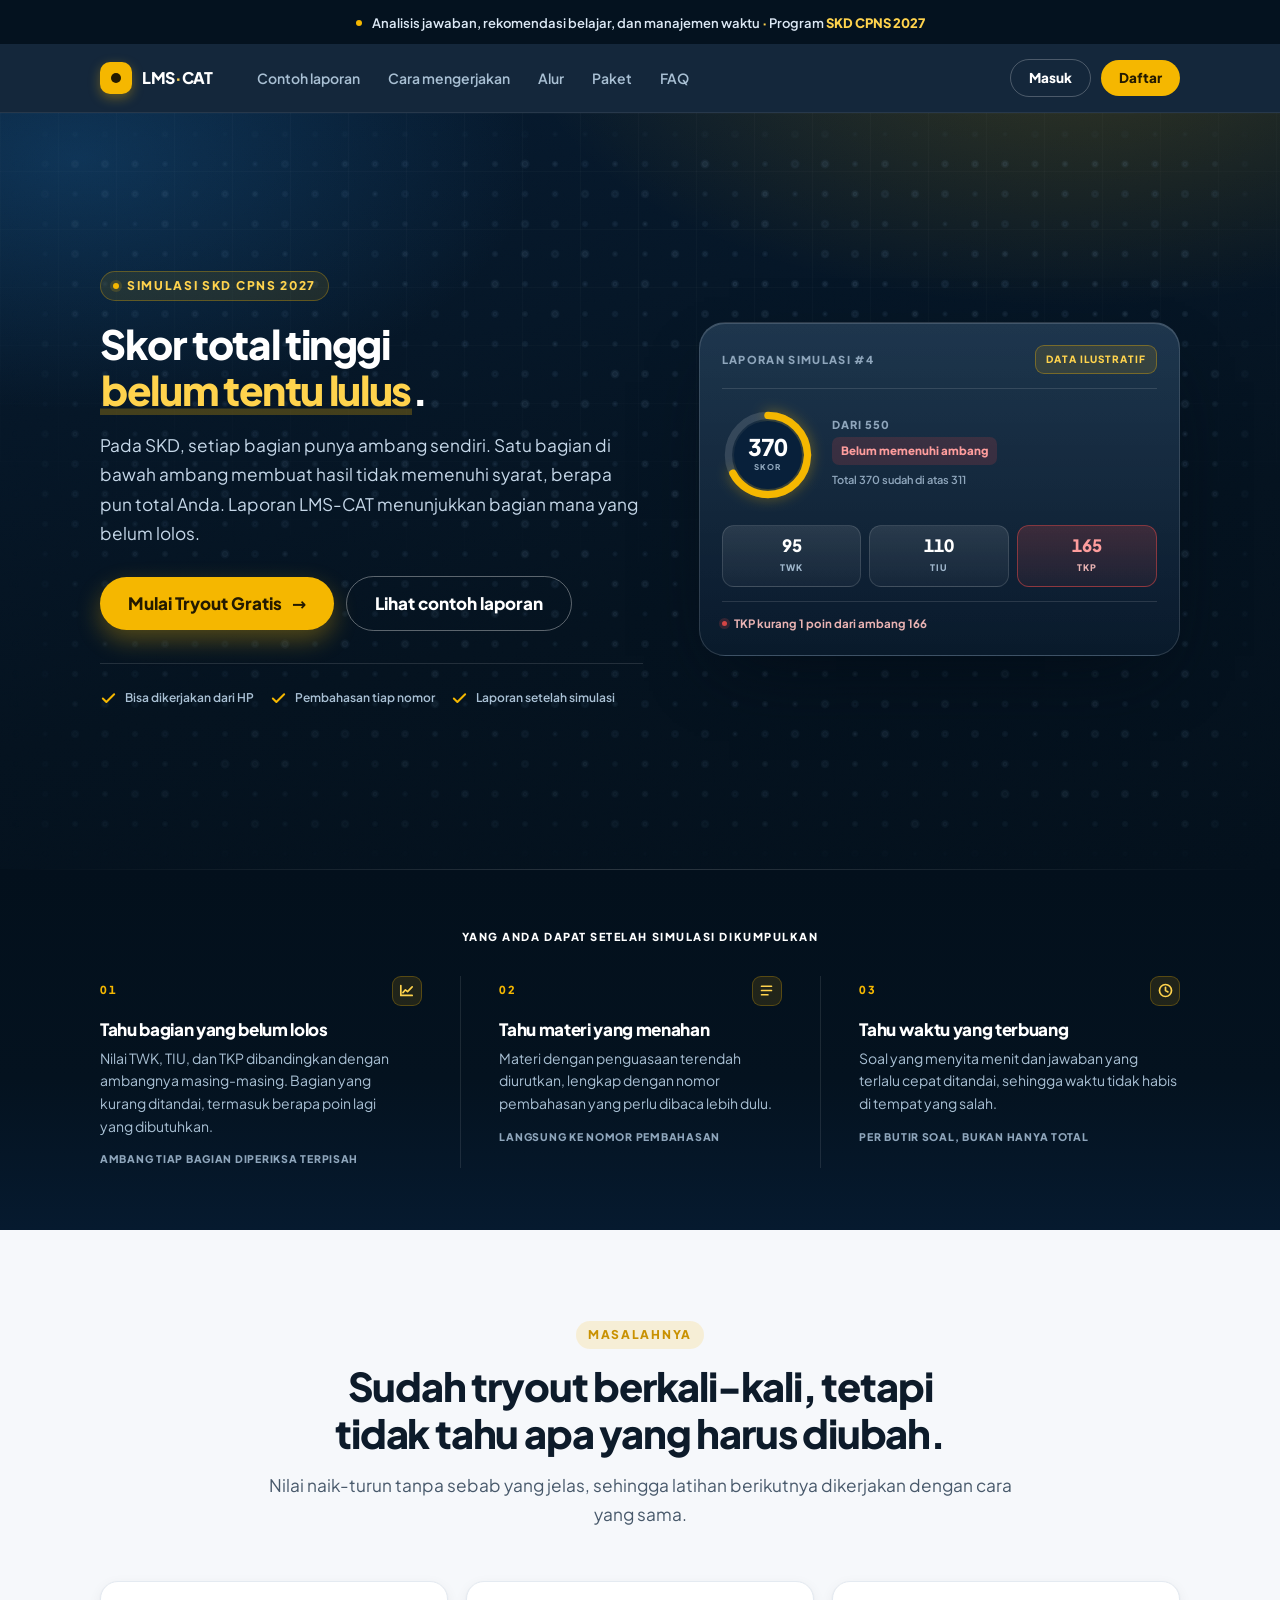
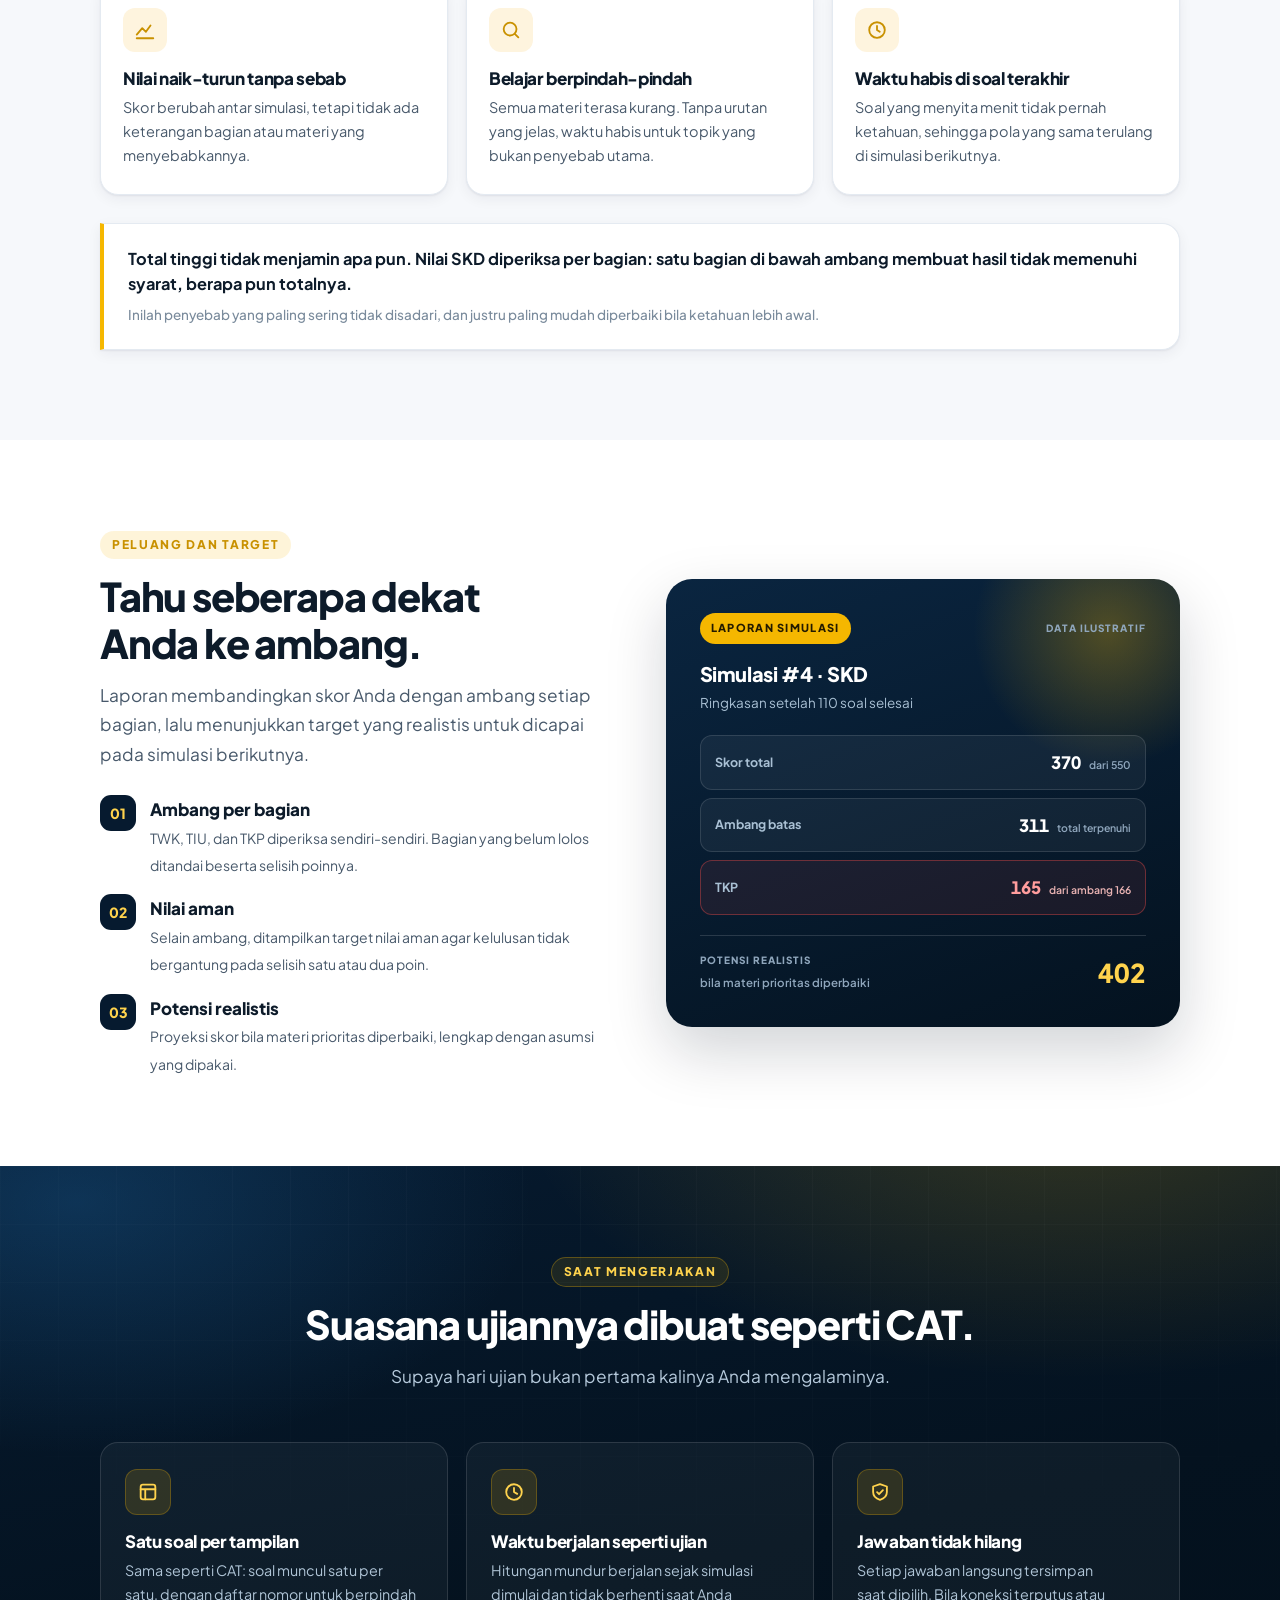
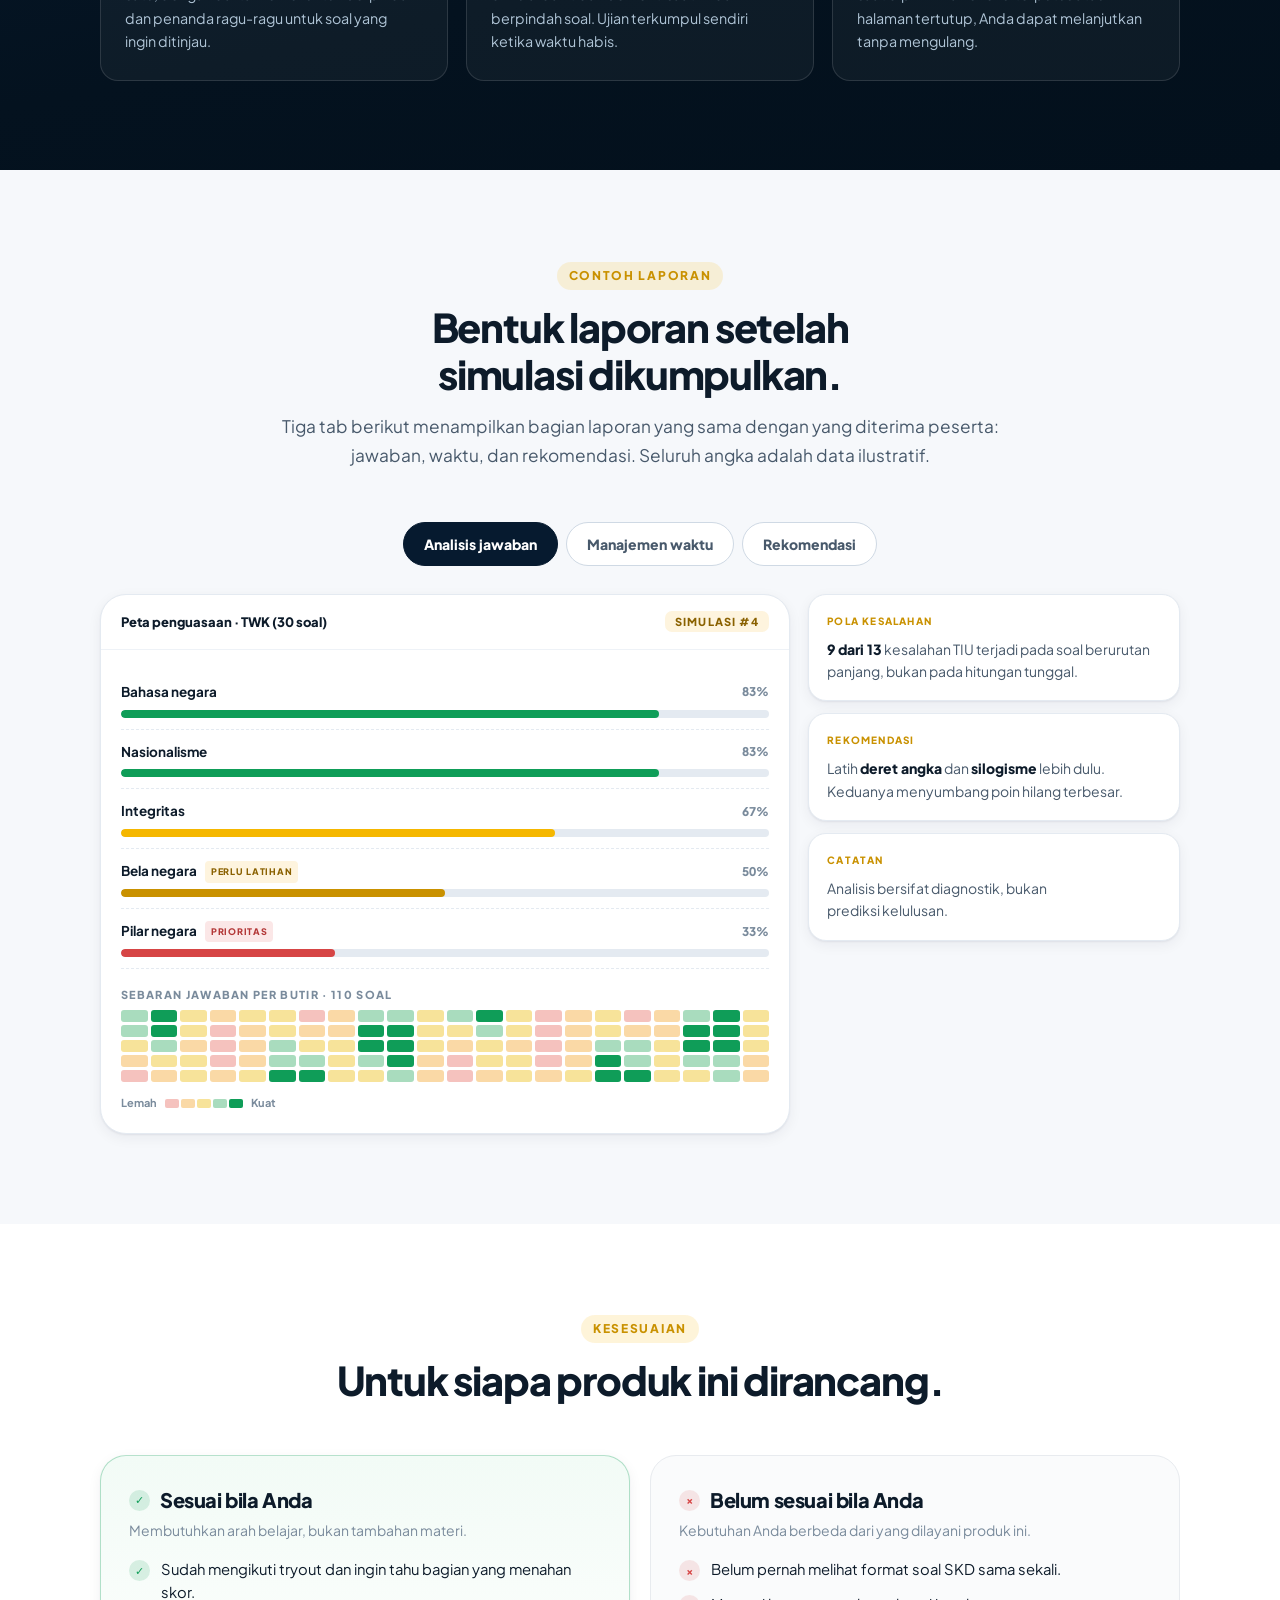
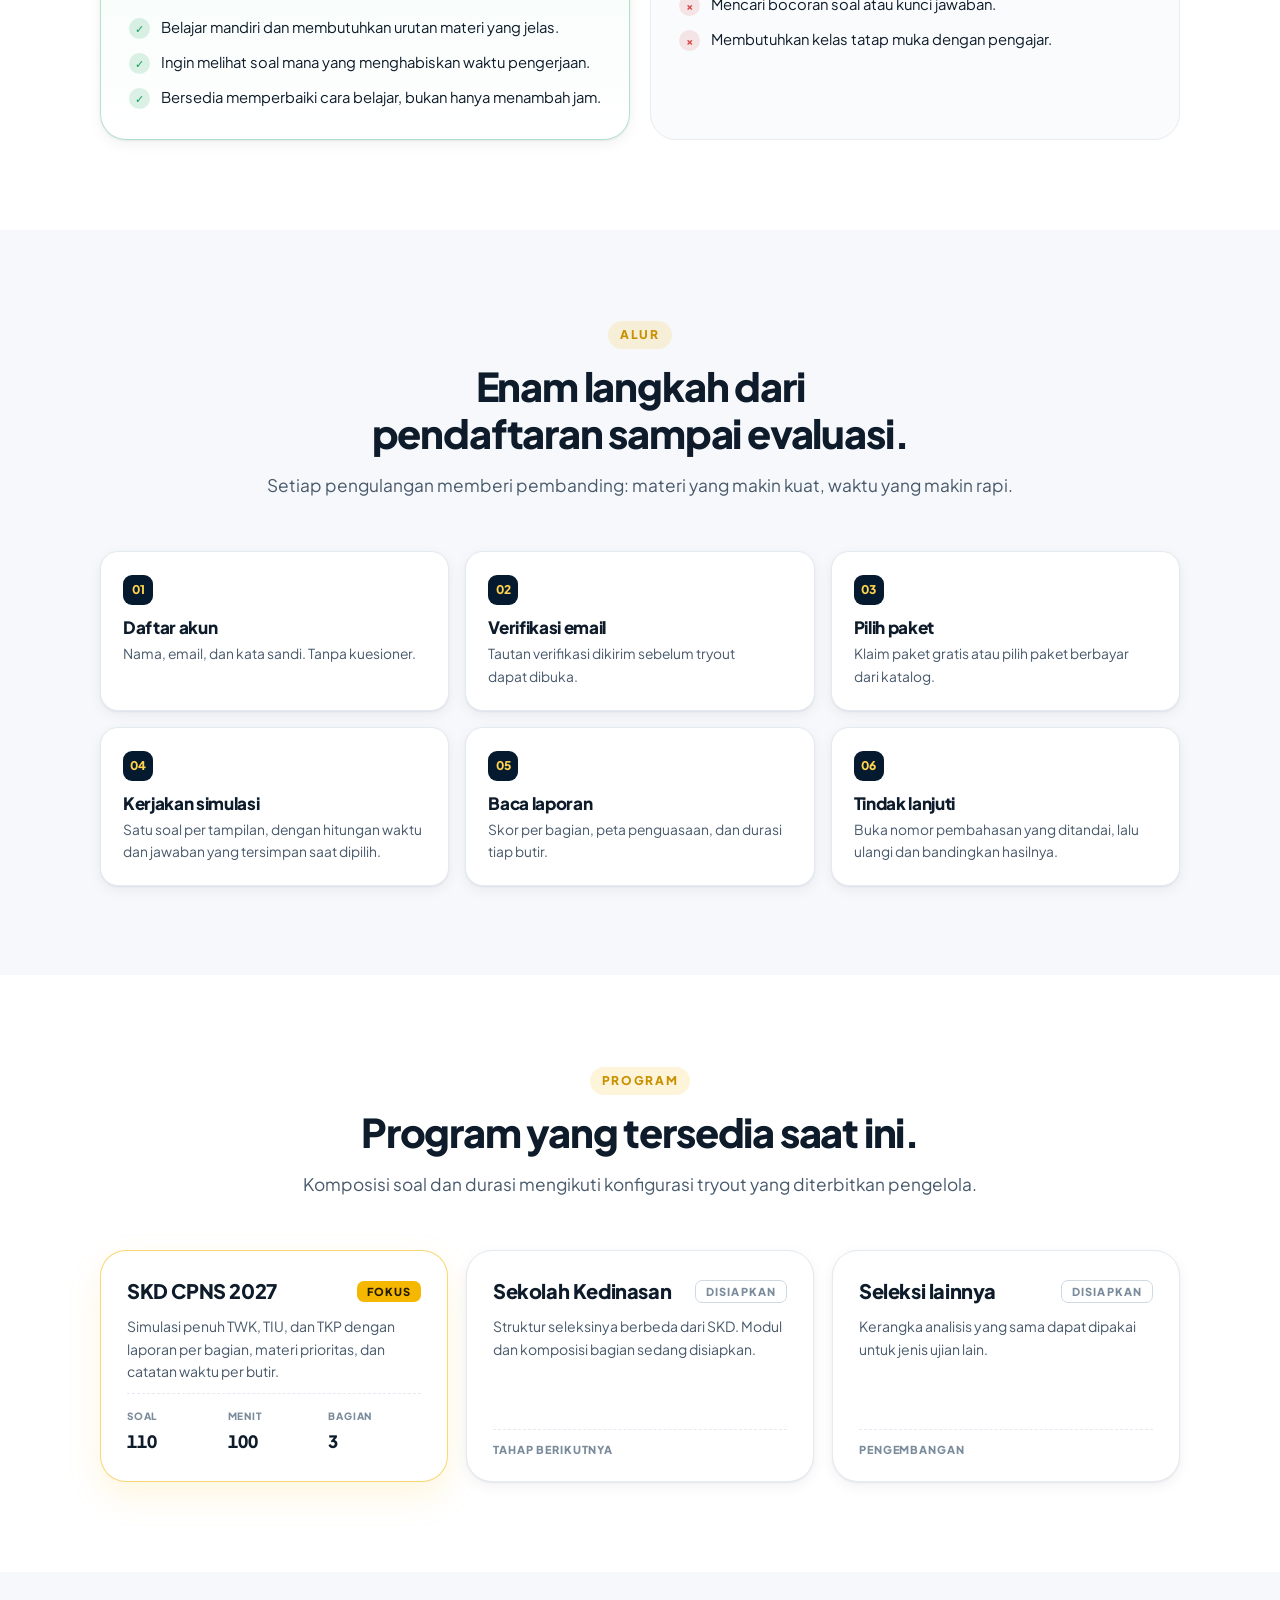
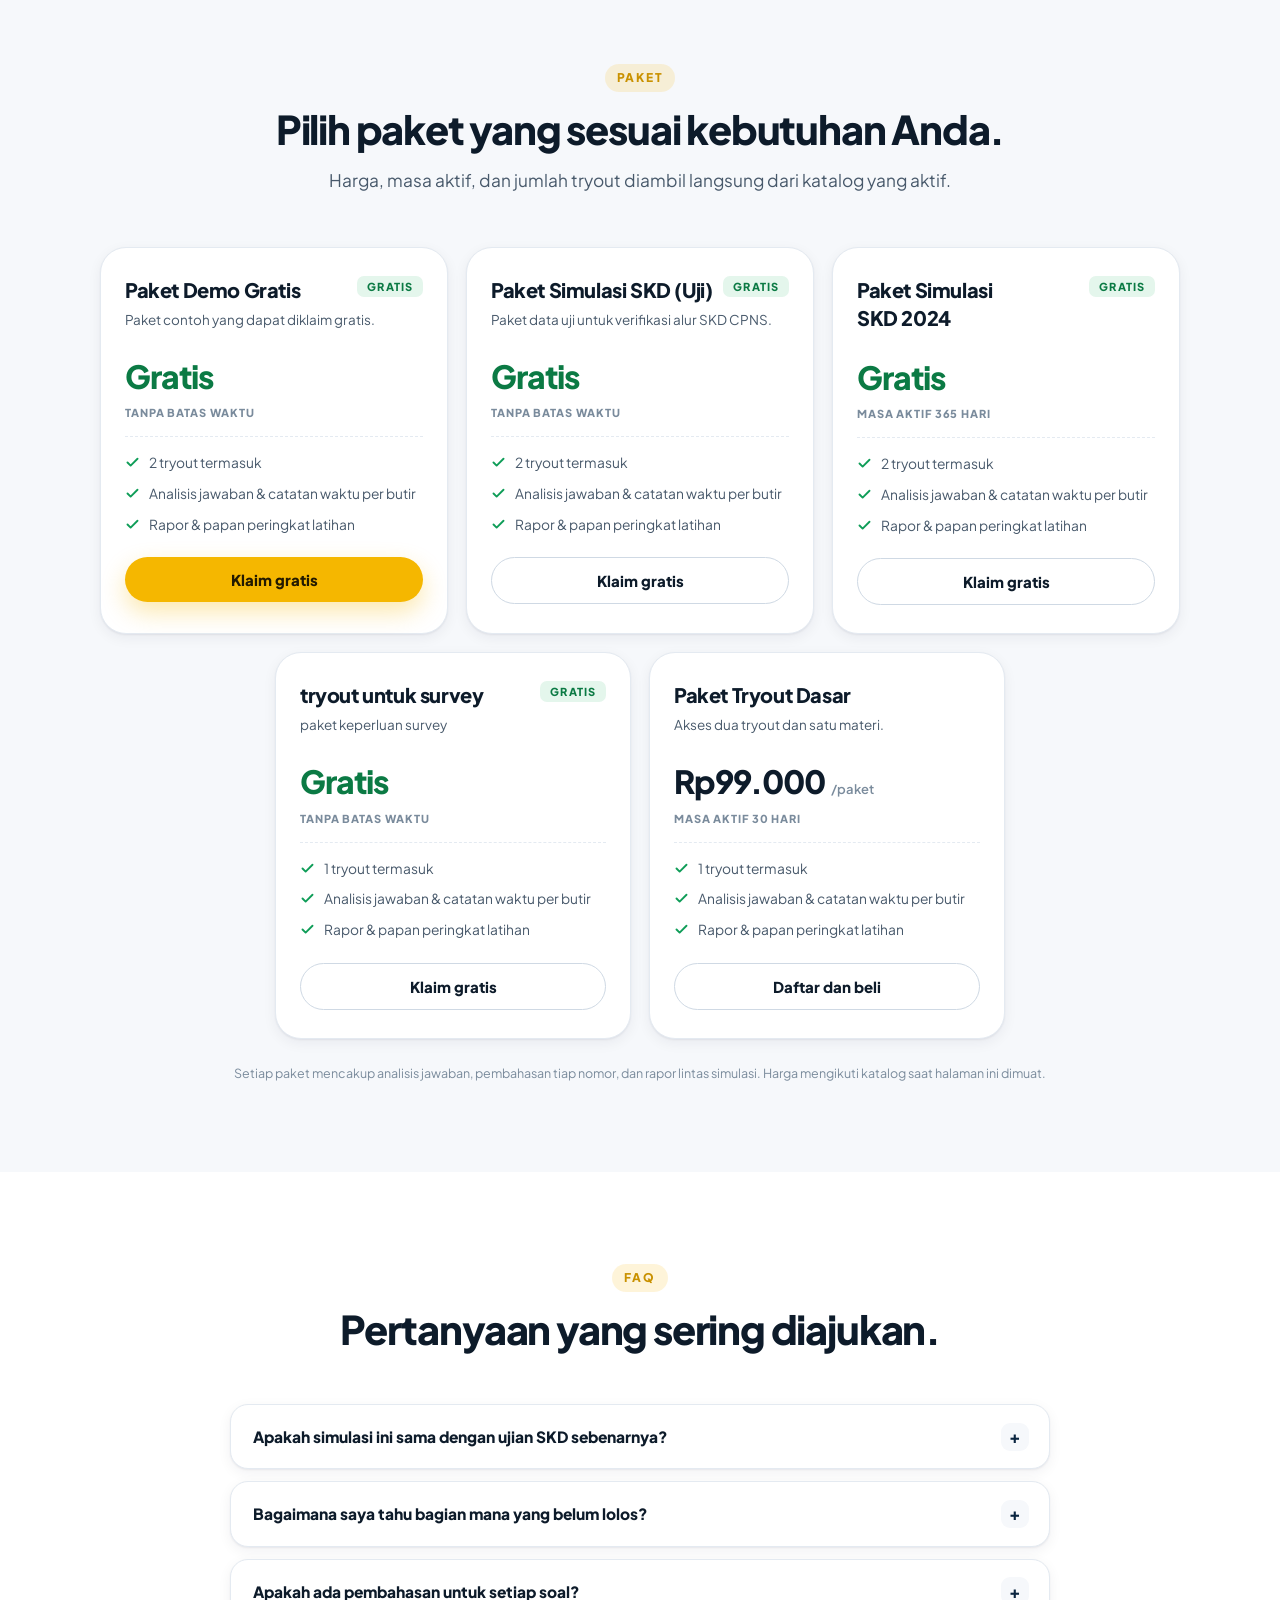
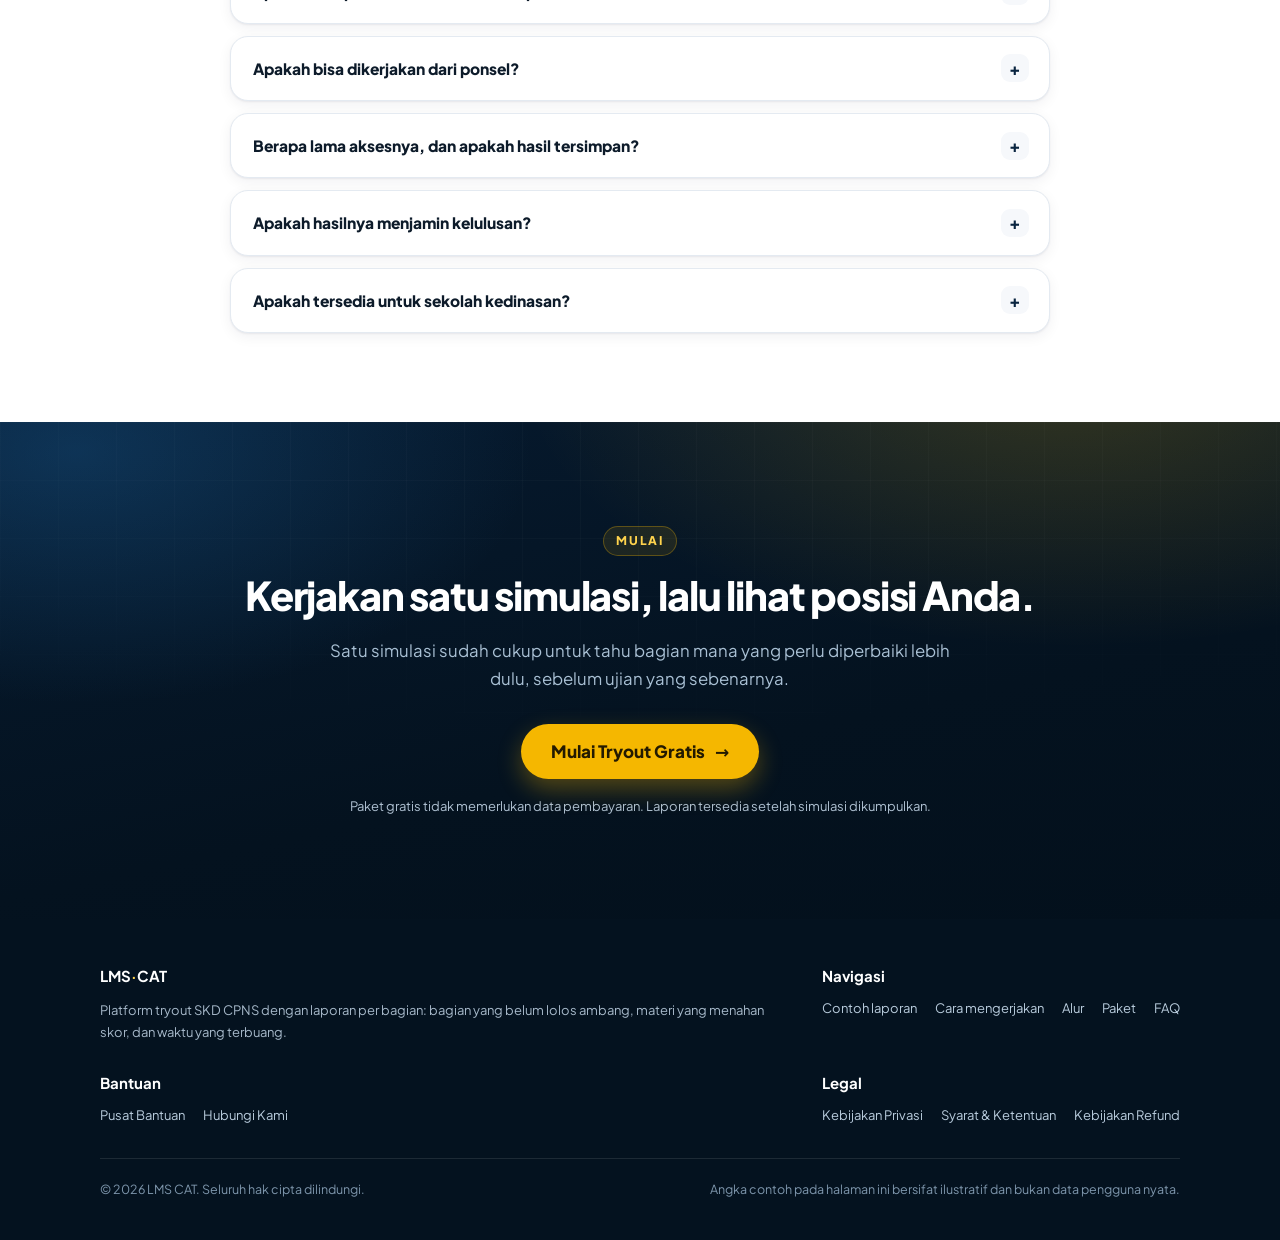
<file: app/index.html>
<!DOCTYPE html>
<html lang="id">
<head>
<meta charset="UTF-8">
<meta name="viewport" content="width=device-width, initial-scale=1, viewport-fit=cover">
<meta name="theme-color" content="#061A2F">

<title>LMS-CAT — Tryout SKD CPNS 2027: Tahu Posisi Anda terhadap Ambang</title>
<meta name="description" content="Simulasi SKD CPNS 2027 dengan laporan yang menunjukkan bagian mana yang belum lolos ambang, materi yang menahan skor, dan waktu yang terbuang.">


<meta property="og:type" content="website">
<meta property="og:site_name" content="LMS CAT">
<meta property="og:title" content="LMS-CAT — Tryout SKD CPNS 2027">
<meta property="og:description" content="Simulasi SKD CPNS 2027 dengan laporan yang menunjukkan bagian mana yang belum lolos ambang, materi yang menahan skor, dan waktu yang terbuang.">
<meta property="og:url" content="https://fathultsi.github.io/desain-lms-cat/app/">
<meta name="twitter:card" content="summary">
<meta name="twitter:title" content="LMS-CAT — Tryout SKD CPNS 2027">
<meta name="twitter:description" content="Simulasi SKD CPNS 2027 dengan laporan yang menunjukkan bagian mana yang belum lolos ambang, materi yang menahan skor, dan waktu yang terbuang.">


<link rel="preload" href="./fonts/plus-jakarta-sans-4.woff2" as="font" type="font/woff2" crossorigin>


<link rel="preload" as="style" href="./assets/landing-I4BBw0O1.css" /><link rel="modulepreload" as="script" href="./assets/main-YiBLMydM.js" /><link rel="modulepreload" as="script" href="./assets/runtime-dom.esm-bundler-B9WvH0tD.js" /><link rel="stylesheet" href="./assets/landing-I4BBw0O1.css" /><script type="module" src="./assets/main-YiBLMydM.js"></script></head>
<body>
    
    <div id="landing-app"></div>

    
    <noscript>
        <div style="max-width:720px;margin:0 auto;padding:40px 20px;font-family:'Plus Jakarta Sans',system-ui,sans-serif;color:#0d1b2a;line-height:1.7">
            <p style="margin:0 0 8px;font-size:12px;font-weight:800;letter-spacing:.14em;text-transform:uppercase;color:#c99100">
                Simulasi SKD CPNS 2027
            </p>
            <h1 style="margin:0 0 12px;font-size:32px;line-height:1.16;letter-spacing:-.03em">
                Skor total tinggi belum tentu lulus.
            </h1>
            <p style="margin:0 0 20px;color:#48596b">
                Pada SKD, setiap bagian punya ambang sendiri. Satu bagian di bawah ambang membuat hasil
                tidak memenuhi syarat, berapa pun total Anda.
            </p>
            <ul style="margin:0 0 24px;padding-left:20px;color:#48596b">
                <li>Tahu bagian mana yang belum lolos ambang, beserta selisih poinnya.</li>
                <li>Tahu materi yang menahan skor dan nomor pembahasan yang perlu dibaca.</li>
                <li>Tahu soal mana yang menghabiskan waktu pengerjaan.</li>
            </ul>
            <p style="margin:0 0 24px">
                <a href="#register" style="display:inline-block;background:#f5b700;color:#231a00;font-weight:800;padding:14px 24px;border-radius:999px;text-decoration:none">Daftar</a>
                <a href="#login" style="display:inline-block;margin-left:8px;color:#123b60;font-weight:700;padding:14px 8px;text-decoration:underline">Masuk</a>
            </p>
            <p style="margin:0;font-size:13px;color:#7a8b9c">
                Halaman interaktif ini memerlukan JavaScript. Dokumen
                <a href="#syarat-ketentuan" style="color:#123b60">Syarat &amp; Ketentuan</a>,
                <a href="#kebijakan-privasi" style="color:#123b60">Kebijakan Privasi</a>, dan
                <a href="#bantuan-publik" style="color:#123b60">Pusat Bantuan</a>
                tetap dapat dibuka tanpa JavaScript.
            </p>
        </div>
    </noscript>

    <script type="application/json" id="landing-state">{"brand":"LMS CAT","urls":{"login":"#","register":"#","dashboard":"#","packages":"#","complaints":"#","terms":"#","privacy":"#","refund":"#"},"loggedIn":false,"catalog":{"hasProducts":true,"hasFree":true,"products":[{"name":"Paket Demo Gratis","slug":"paket-demo-gratis","description":"Paket contoh yang dapat diklaim gratis.","isFree":true,"priceLabel":"Gratis","durationLabel":"Tanpa batas waktu","tryoutLabel":"2 tryout termasuk"},{"name":"Paket Simulasi SKD (Uji)","slug":"paket-simulasi-skd","description":"Paket data uji untuk verifikasi alur SKD CPNS.","isFree":true,"priceLabel":"Gratis","durationLabel":"Tanpa batas waktu","tryoutLabel":"2 tryout termasuk"},{"name":"Paket Simulasi SKD 2024","slug":"paket-simulasi-skd-2024","description":null,"isFree":true,"priceLabel":"Gratis","durationLabel":"Masa aktif 365 hari","tryoutLabel":"2 tryout termasuk"},{"name":"tryout untuk survey","slug":"tryout-untuk-survey","description":"paket keperluan survey","isFree":true,"priceLabel":"Gratis","durationLabel":"Tanpa batas waktu","tryoutLabel":"1 tryout termasuk"},{"name":"Paket Tryout Dasar","slug":"paket-tryout-dasar","description":"Akses dua tryout dan satu materi.","isFree":false,"priceLabel":"Rp99.000","durationLabel":"Masa aktif 30 hari","tryoutLabel":"1 tryout termasuk"}]},"simulation":{"questions":110,"minutes":100,"sections":3,"parts":["TWK","TIU","TKP"]},"program":{"active":{"name":"SKD CPNS 2027","body":"Simulasi penuh TWK, TIU, dan TKP dengan laporan per bagian, materi prioritas, dan catatan waktu per butir.","parts":["TWK","TIU","TKP"]},"upcoming":[{"name":"Sekolah Kedinasan","body":"Struktur seleksinya berbeda dari SKD. Modul dan komposisi bagian sedang disiapkan.","foot":"Tahap berikutnya"},{"name":"Seleksi lainnya","body":"Kerangka analisis yang sama dapat dipakai untuk jenis ujian lain.","foot":"Pengembangan"}]}}</script>
</body>
</html>
</file>
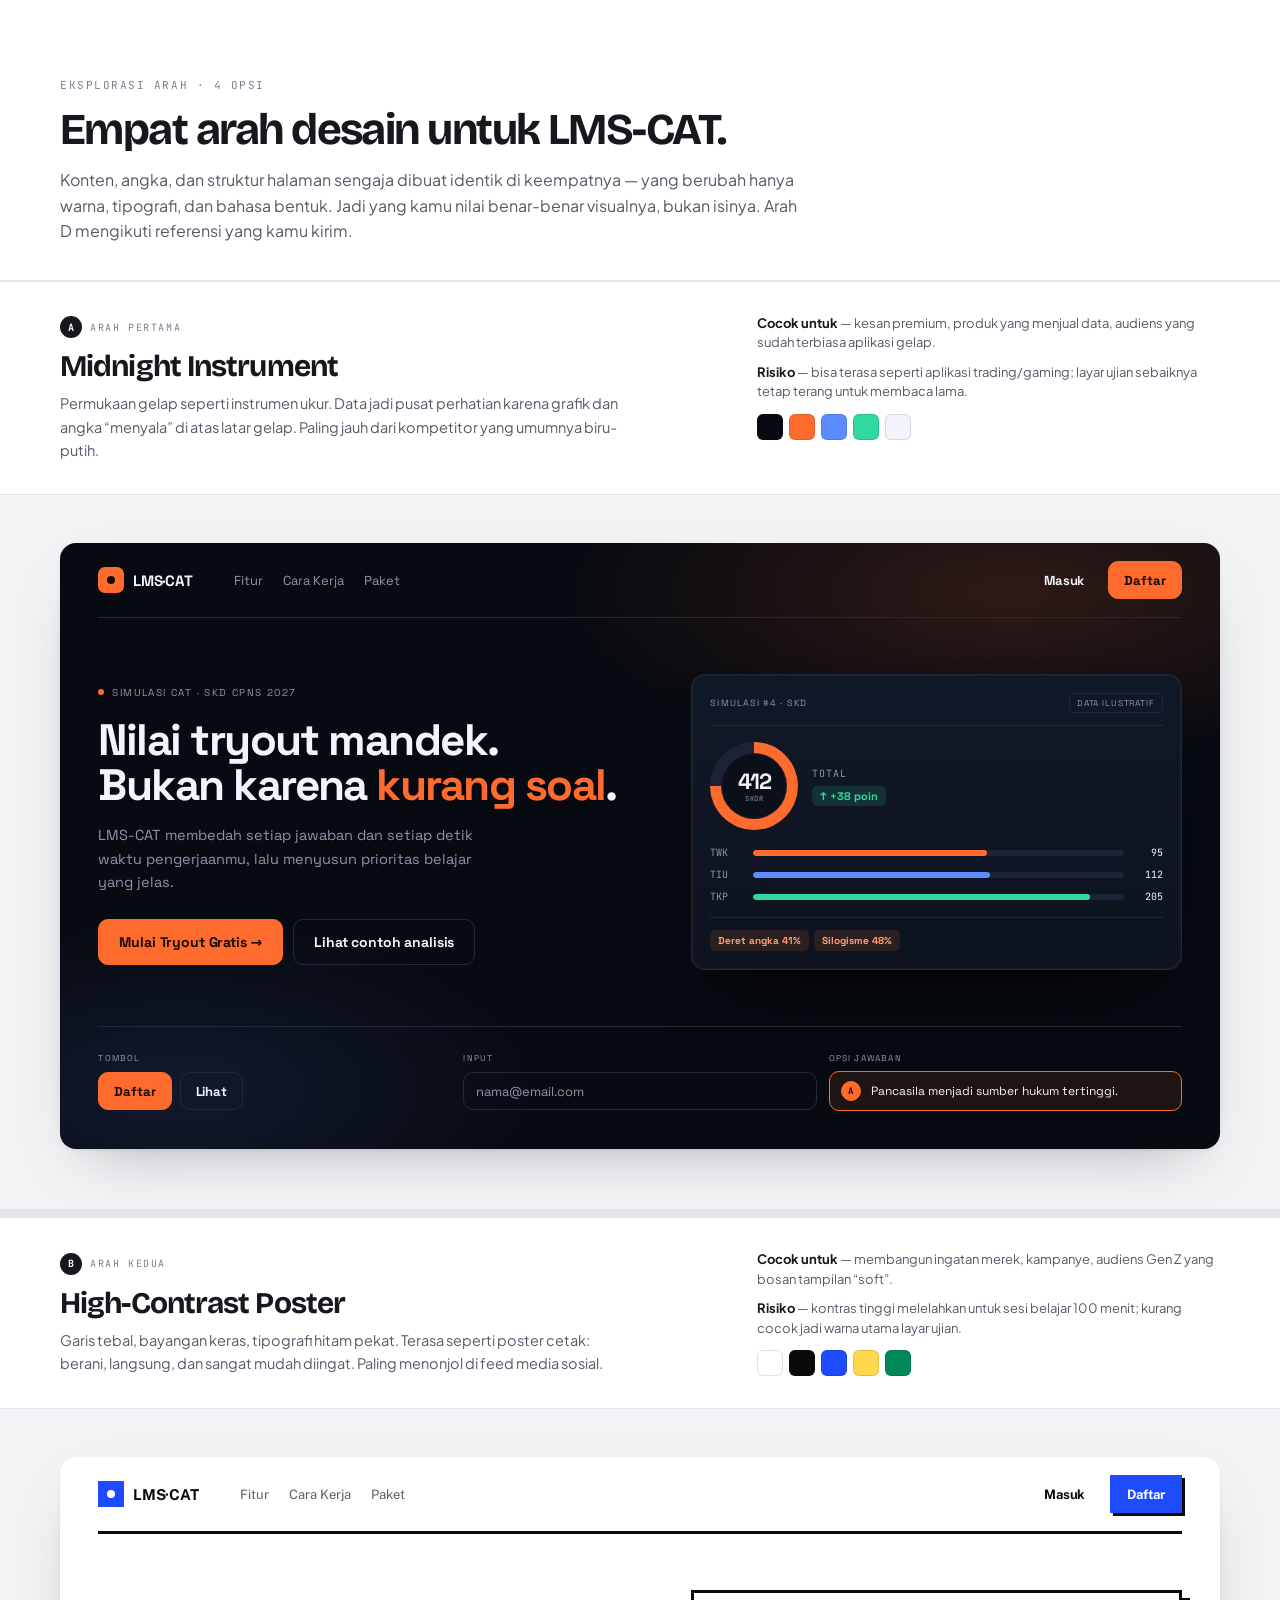
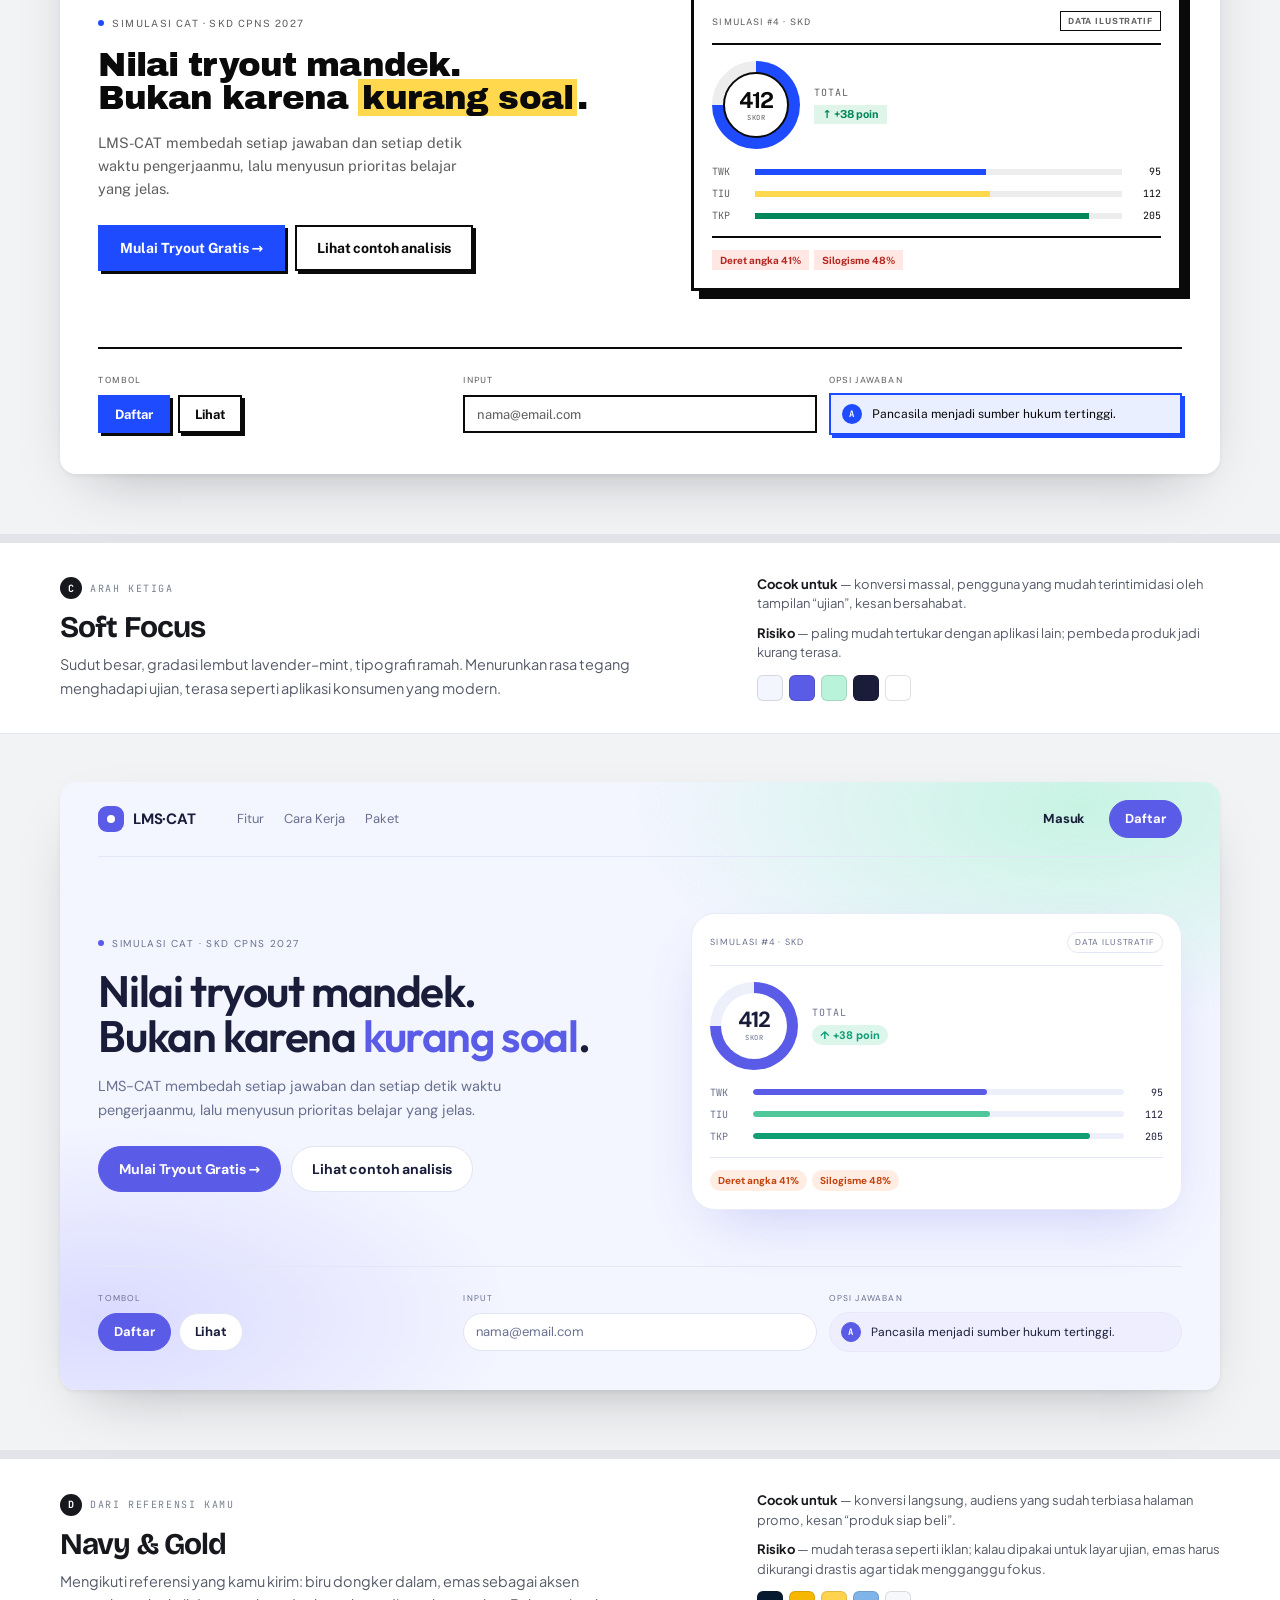
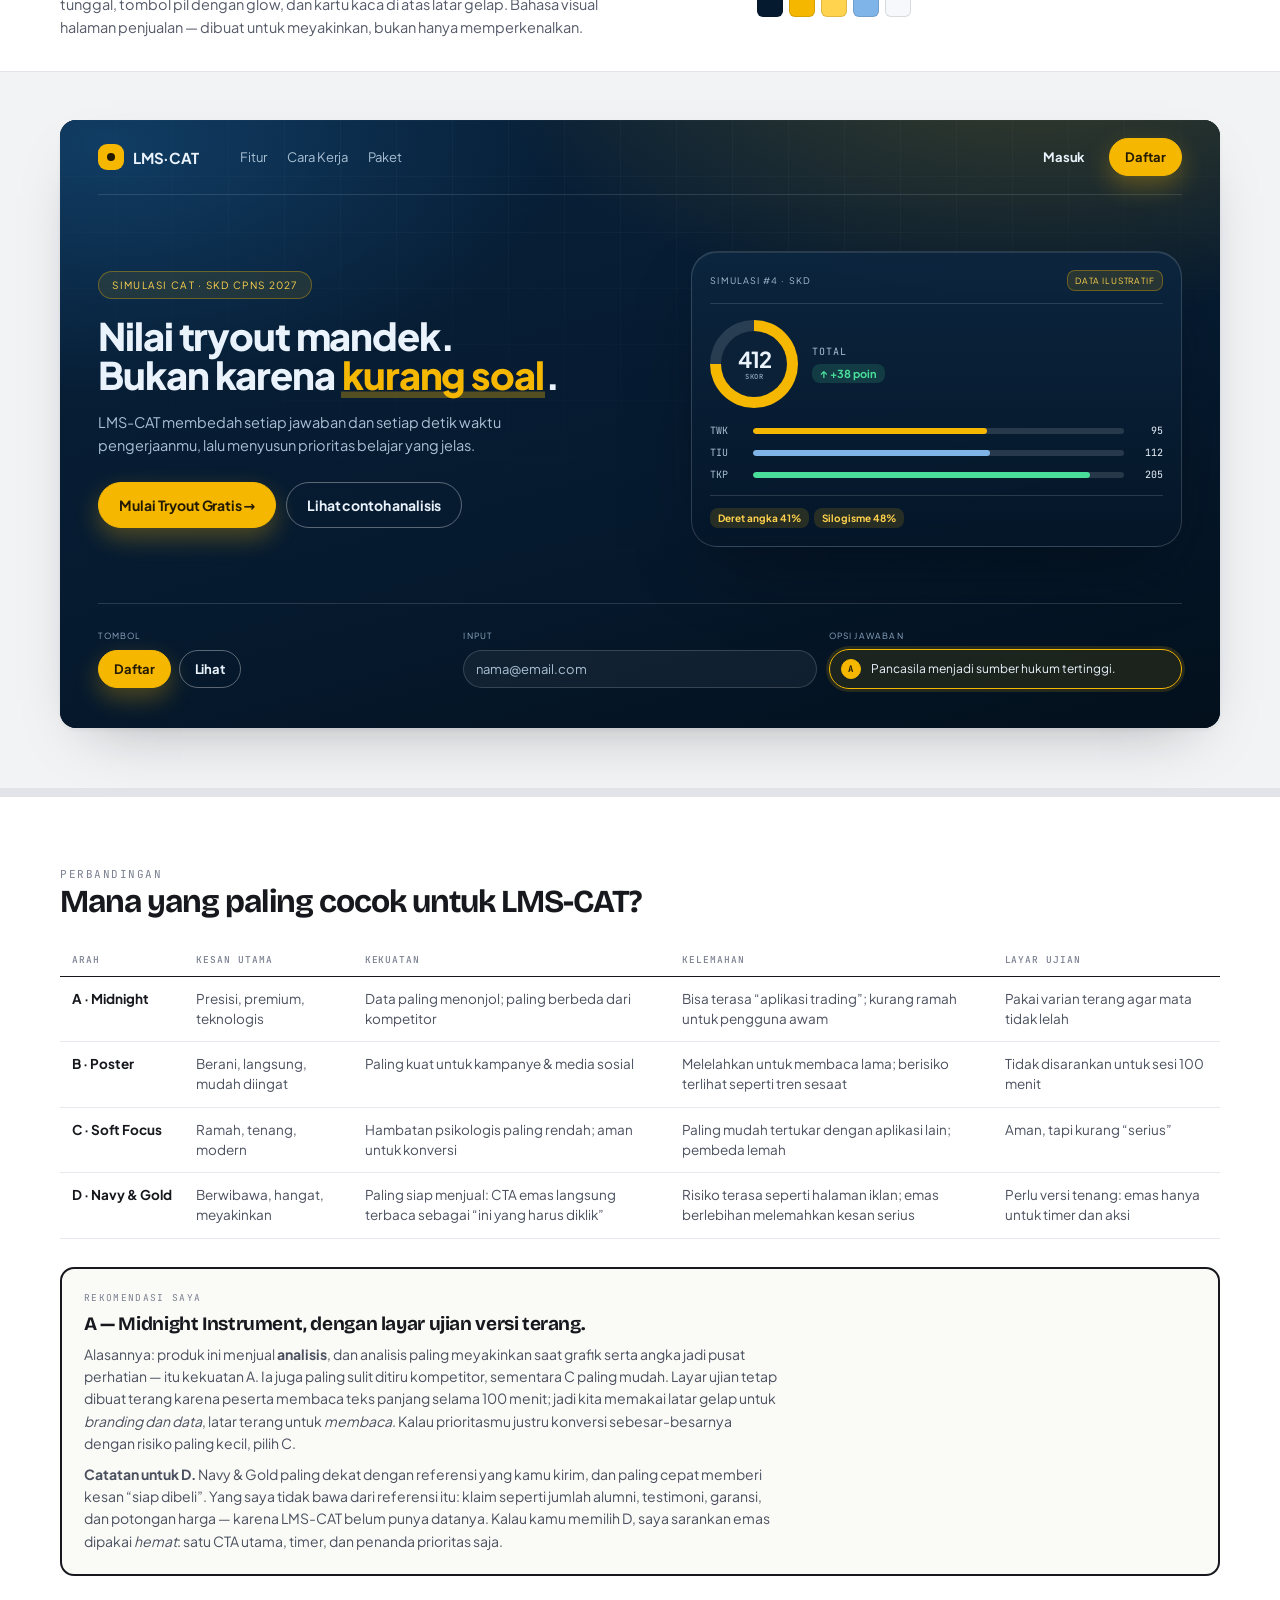
<file: directions/index.html>
<!DOCTYPE html>
<html lang="id">
<head>
<meta charset="utf-8">
<meta name="viewport" content="width=device-width, initial-scale=1">
<title>LMS-CAT · Rekomendasi Arah Desain</title>
<meta name="theme-color" content="#111318">
<link rel="stylesheet" href="../assets/fonts.css">
<link rel="stylesheet" href="../assets/fonts-directions.css">
<style>
/* ============================ PAGE CHROME ============================ */
*,*::before,*::after{box-sizing:border-box}
body{
  margin:0; background:#F2F3F5; color:#16181D;
  font-family:"Plus Jakarta Sans",system-ui,sans-serif;
  -webkit-font-smoothing:antialiased;
}
h1,h2,h3,p,ul{margin:0}
ul{padding:0;list-style:none}
a{text-decoration:none;color:inherit}
.wrap{width:100%;max-width:1240px;margin-inline:auto;padding-inline:clamp(16px,4vw,40px)}

.page-head{padding:clamp(40px,6vw,72px) 0 clamp(24px,3vw,36px);background:#fff;border-bottom:1px solid #E2E4E9}
.page-head h1{font-family:"Bricolage Grotesque",sans-serif;font-size:clamp(28px,4vw,44px);letter-spacing:-.035em;line-height:1.05;margin-top:14px;max-width:24ch}
.page-head p{margin-top:14px;max-width:62ch;color:#545A68;font-size:16px;line-height:1.6}
.kicker{font-family:"JetBrains Mono",monospace;font-size:11px;letter-spacing:.14em;text-transform:uppercase;color:#7A8090}

/* direction info bar */
.dirbar{background:#fff;border-top:1px solid #E2E4E9;border-bottom:1px solid #E2E4E9}
.dirbar__in{display:grid;grid-template-columns:minmax(0,1.4fr) minmax(0,1fr);gap:clamp(20px,4vw,48px);padding-block:clamp(22px,3vw,32px);align-items:start}
.dirbar__n{display:inline-flex;align-items:center;gap:8px;font-family:"JetBrains Mono",monospace;font-size:10px;letter-spacing:.16em;text-transform:uppercase;color:#7A8090}
.dirbar__n b{display:inline-grid;place-items:center;width:22px;height:22px;border-radius:50%;background:#16181D;color:#fff;font-size:10px;letter-spacing:0}
.dirbar h2{font-family:"Bricolage Grotesque",sans-serif;font-size:clamp(22px,2.6vw,30px);letter-spacing:-.03em;margin-top:10px}
.dirbar p{font-size:14.5px;line-height:1.6;color:#545A68;margin-top:8px;max-width:52ch}
.dirbar__meta{display:grid;gap:10px;font-size:13px;line-height:1.5;color:#545A68}
.dirbar__meta b{color:#16181D;font-weight:700}
.sw{display:flex;gap:6px;margin-top:2px}
.sw i{width:26px;height:26px;border-radius:6px;border:1px solid rgba(0,0,0,.12)}

/* canvas wrapper */
.canvas{padding:clamp(28px,4vw,48px) 0 clamp(36px,5vw,60px);border-bottom:8px solid #E2E4E9}
.canvas__frame{
  border-radius:16px; overflow:hidden;
  box-shadow:0 2px 4px rgba(16,18,24,.05), 0 24px 60px -30px rgba(16,18,24,.35);
}

/* ============================ SHARED DIRECTION PARTS ============================ */
.dir{
  background:var(--d-bg); color:var(--d-fg);
  font-family:var(--d-font);
  padding:0 clamp(18px,3vw,44px) clamp(24px,3vw,40px);
  position:relative; overflow:hidden;
}
.dir p,.dir span,.dir em,.dir b{font-family:inherit}

.dnav{display:flex;align-items:center;gap:clamp(16px,3vw,34px);padding-block:18px;border-bottom:var(--d-border);position:relative;z-index:2}
.dnav__brand{display:flex;align-items:center;gap:9px;font-weight:700;font-size:15px;letter-spacing:-.02em}
.dnav__mark{width:26px;height:26px;border-radius:var(--d-mark-r,7px);background:var(--d-accent);flex:none;display:grid;place-items:center}
.dnav__mark::after{content:"";width:8px;height:8px;border-radius:50%;background:var(--d-accent-fg)}
.dnav__links{display:flex;gap:20px;font-size:13px;color:var(--d-muted);margin-left:8px}
.dnav__cta{margin-left:auto;display:flex;gap:8px;align-items:center}

.dbtn{
  display:inline-flex;align-items:center;justify-content:center;gap:7px;
  height:38px;padding:0 15px;border-radius:var(--d-btn-r);
  font-size:13px;font-weight:700;letter-spacing:-.01em;cursor:pointer;
  border:var(--d-border);transition:transform .15s ease, background .15s ease;
  white-space:nowrap;
}
.dbtn--primary{background:var(--d-accent);color:var(--d-accent-fg);border-color:var(--d-accent)}
.dbtn--outline{background:transparent;color:var(--d-fg)}
.dbtn--ghost{background:transparent;color:var(--d-fg);border-color:transparent}
.dbtn--lg{height:46px;padding:0 20px;font-size:14px}
.dbtn:hover{transform:translateY(-1px)}

.dhero{display:grid;grid-template-columns:minmax(0,1.05fr) minmax(0,.95fr);gap:clamp(24px,4vw,52px);align-items:center;padding-block:clamp(32px,5vw,56px);position:relative;z-index:2}
.deyebrow{display:inline-flex;align-items:center;gap:8px;font-family:"JetBrains Mono",monospace;font-size:10px;letter-spacing:.14em;text-transform:uppercase;color:var(--d-muted)}
.deyebrow::before{content:"";width:6px;height:6px;border-radius:50%;background:var(--d-accent)}
.dh1{
  font-family:var(--d-display); font-weight:var(--d-h1-w,700);
  font-size:var(--d-h1-size,clamp(28px,3.5vw,44px)); line-height:1.02;
  letter-spacing:var(--d-h1-tr,-.035em); margin-top:18px; color:var(--d-fg);
  text-wrap:balance;
}
.dh1 .hl{color:var(--d-accent)}
.dh1 .box{
  background:var(--d-2); color:var(--d-2-fg,#0A0A0A);
  padding:0 .12em; box-decoration-break:clone; -webkit-box-decoration-break:clone;
}
.dsub{margin-top:16px;font-size:14.5px;line-height:1.62;color:var(--d-muted);max-width:42ch}
.dcta{display:flex;flex-wrap:wrap;gap:10px;margin-top:24px}

.dcard{
  background:var(--d-surface);border:var(--d-border);border-radius:var(--d-radius);
  box-shadow:var(--d-shadow);padding:18px;position:relative;
}
.dcard__top{display:flex;align-items:center;justify-content:space-between;gap:10px;padding-bottom:12px;border-bottom:var(--d-border)}
.dcard__id{font-family:"JetBrains Mono",monospace;font-size:9px;letter-spacing:.12em;text-transform:uppercase;color:var(--d-muted)}
.dbadge{font-family:"JetBrains Mono",monospace;font-size:8.5px;letter-spacing:.1em;text-transform:uppercase;padding:4px 7px;border-radius:var(--d-badge-r,4px);border:var(--d-border);color:var(--d-muted)}
.dscore{display:flex;align-items:center;gap:14px;padding-block:16px}
.dring{position:relative;width:88px;height:88px;border-radius:50%;background:conic-gradient(var(--d-accent) 0 75%,var(--d-track) 75%);display:grid;place-items:center;flex:none}
.dring__in{width:66px;height:66px;border-radius:50%;background:var(--d-surface);display:grid;place-content:center;text-align:center}
.dring__in b{font-size:22px;letter-spacing:-.04em;line-height:1;color:var(--d-fg)}
.dring__in span{font-family:"JetBrains Mono",monospace;font-size:7px;letter-spacing:.12em;color:var(--d-muted);margin-top:2px}
.dmeta{font-size:10px;color:var(--d-muted);text-transform:uppercase;letter-spacing:.08em;font-family:"JetBrains Mono",monospace}
.ddelta{display:inline-flex;align-items:center;gap:5px;margin-top:6px;padding:3px 8px;border-radius:var(--d-badge-r,4px);font-size:11px;font-weight:700;background:var(--d-ok-bg);color:var(--d-ok)}
.dbars{display:grid;gap:9px}
.dbar{display:grid;grid-template-columns:34px 1fr 30px;align-items:center;gap:9px;font-size:10px;font-family:"JetBrains Mono",monospace;color:var(--d-muted)}
.dbar i{display:block;height:6px;border-radius:var(--d-bar-r,99px);background:var(--d-track);overflow:hidden}
.dbar i b{display:block;height:100%;border-radius:var(--d-bar-r,99px);background:var(--d-accent)}
.dbar i b.b2{background:var(--d-2)}
.dbar i b.b3{background:var(--d-ok)}
.dbar em{font-style:normal;text-align:right;color:var(--d-fg)}
.dchips{display:flex;flex-wrap:wrap;gap:5px;margin-top:14px;padding-top:12px;border-top:var(--d-border)}
.dchip{font-size:10px;padding:4px 8px;border-radius:var(--d-badge-r,4px);background:var(--d-warn-bg);color:var(--d-warn);font-weight:700}

/* kit */
.dkit{display:grid;grid-template-columns:repeat(3,minmax(0,1fr));gap:12px;padding-top:clamp(18px,3vw,26px);border-top:var(--d-border);position:relative;z-index:2}
.dkit__item{display:grid;gap:8px}
.dkit__k{font-family:"JetBrains Mono",monospace;font-size:8.5px;letter-spacing:.14em;text-transform:uppercase;color:var(--d-muted)}
.dkit__row{display:flex;gap:8px;flex-wrap:wrap}
.dinput{height:38px;padding:0 12px;border-radius:var(--d-btn-r);border:var(--d-border);background:var(--d-input-bg,transparent);color:var(--d-fg);font-size:13px;font-family:inherit;width:100%}
.dinput::placeholder{color:var(--d-muted)}
.dopt{display:flex;gap:10px;align-items:center;padding:9px 11px;border:var(--d-border);border-radius:var(--d-btn-r);font-size:12px;line-height:1.35;background:var(--d-opt-bg,transparent)}
.dopt span{flex:none;display:grid;place-items:center;width:20px;height:20px;border-radius:50%;border:var(--d-border);font-family:"JetBrains Mono",monospace;font-size:9px;font-weight:700}
.dopt.is-on{background:var(--d-opt-on-bg);border-color:var(--d-accent)}
.dopt.is-on span{background:var(--d-accent);border-color:var(--d-accent);color:var(--d-accent-fg)}

/* ============================ A · MIDNIGHT INSTRUMENT ============================ */
.dir--a{
  --d-bg:#070A11; --d-fg:#F2F5FB; --d-muted:#8B95AB;
  --d-surface:#0F1522; --d-line:#212A3D; --d-track:#1B2437;
  --d-accent:#FF6B2C; --d-accent-fg:#140800; --d-2:#5B8CFF; --d-2-fg:#04070F;
  --d-ok:#2FD9A0; --d-ok-bg:rgba(47,217,160,.14);
  --d-warn:#FF9E7A; --d-warn-bg:rgba(255,107,44,.13);
  --d-radius:14px; --d-btn-r:10px; --d-badge-r:5px; --d-bar-r:99px;
  --d-border:1px solid #212A3D;
  --d-shadow:0 40px 80px -40px rgba(0,0,0,.95), 0 0 0 1px rgba(255,255,255,.03) inset;
  --d-font:"Space Grotesk",system-ui,sans-serif;
  --d-display:"Space Grotesk",system-ui,sans-serif;
  --d-h1-w:700; --d-h1-tr:-.035em;
  --d-opt-bg:rgba(255,255,255,.02); --d-opt-on-bg:rgba(255,107,44,.10);
}
.dir--a::before{
  content:"";position:absolute;inset:0;pointer-events:none;
  background:
    radial-gradient(60% 45% at 82% 8%, rgba(255,107,44,.16), transparent 65%),
    radial-gradient(45% 40% at 10% 90%, rgba(91,140,255,.12), transparent 70%);
}
.dir--a .dcard{background:linear-gradient(180deg,#111827 0%,#0D131F 100%)}
.dir--a .dring__in{background:#0A0F19;box-shadow:inset 0 0 0 1px rgba(255,255,255,.07)}

/* ============================ B · HIGH-CONTRAST POSTER ============================ */
.dir--b{
  --d-bg:#FFFFFF; --d-fg:#0A0A0A; --d-muted:#5E5E5E;
  --d-surface:#FFFFFF; --d-line:#0A0A0A; --d-track:#EDEDED;
  --d-accent:#1F4BFF; --d-accent-fg:#FFFFFF; --d-2:#FFD84D; --d-2-fg:#0A0A0A;
  --d-ok:#00875A; --d-ok-bg:#DFF5EA;
  --d-warn:#B3261E; --d-warn-bg:#FFE7E4;
  --d-radius:0px; --d-btn-r:0px; --d-badge-r:0px; --d-bar-r:0px;
  --d-border:2px solid #0A0A0A;
  --d-shadow:8px 8px 0 #0A0A0A;
  --d-font:"Public Sans",system-ui,sans-serif;
  --d-display:"Archivo Black",system-ui,sans-serif;
  --d-h1-w:400; --d-h1-tr:-.025em; --d-h1-size:clamp(24px,2.7vw,34px);
  --d-opt-bg:#FFFFFF; --d-opt-on-bg:#EAEFFF;
  --d-mark-r:0px;
}
.dir--b .dnav{border-bottom-width:3px}
.dir--b .dcard{border-width:3px;box-shadow:8px 8px 0 #0A0A0A}
.dir--b .dbtn--primary{box-shadow:3px 3px 0 #0A0A0A}
.dir--b .dbtn--outline{box-shadow:3px 3px 0 #0A0A0A}
.dir--b .dbtn:hover{transform:translate(-1px,-1px);box-shadow:4px 4px 0 #0A0A0A}
.dir--b .dbadge{border-width:1.5px;font-weight:700}
.dir--b .dring__in{border:2px solid #0A0A0A}
.dir--b .dopt{border-width:2px}
.dir--b .dopt.is-on{box-shadow:3px 3px 0 #1F4BFF}
.dir--b .dh1{line-height:.98}

/* ============================ C · SOFT FOCUS ============================ */
.dir--c{
  --d-bg:#F3F5FF; --d-fg:#191D3A; --d-muted:#69708F;
  --d-surface:#FFFFFF; --d-line:#E3E6F4; --d-track:#EDEFFA;
  --d-accent:#5A5BE6; --d-accent-fg:#FFFFFF; --d-2:#4FC79B; --d-2-fg:#0E3B2C;
  --d-ok:#0F9D74; --d-ok-bg:#DDF6EC;
  --d-warn:#C2410C; --d-warn-bg:#FFEDE4;
  --d-radius:24px; --d-btn-r:999px; --d-badge-r:999px; --d-bar-r:99px;
  --d-border:1px solid #E3E6F4;
  --d-shadow:0 30px 70px -34px rgba(90,91,230,.42);
  --d-font:"DM Sans",system-ui,sans-serif;
  --d-display:"Outfit",system-ui,sans-serif;
  --d-h1-w:600; --d-h1-tr:-.032em;
  --d-opt-bg:#FFFFFF; --d-opt-on-bg:#EEEEFE;
  --d-mark-r:9px;
}
.dir--c::before{
  content:"";position:absolute;inset:0;pointer-events:none;
  background:
    radial-gradient(55% 50% at 88% 4%, rgba(185,243,218,.75), transparent 70%),
    radial-gradient(50% 45% at 4% 88%, rgba(214,214,255,.85), transparent 70%);
}
.dir--c .dcard{border:1px solid #E9EBF7;box-shadow:0 24px 60px -26px rgba(90,91,230,.32)}
.dir--c .dbtn--outline{background:#fff;border-color:#E1E4F2}
.dir--c .dinput{background:#fff;border-color:#E1E4F2}
.dir--c .dopt{border-color:#E7E9F6}
.dir--c .dnav__links{color:#69708F}

/* ============================ D · NAVY & GOLD ============================ */
.dir--d{
  --d-bg:#061A2F; --d-fg:#EAF3FC; --d-muted:#A9C0D4;
  --d-surface:rgba(255,255,255,.06); --d-line:rgba(255,255,255,.14); --d-track:rgba(255,255,255,.13);
  --d-accent:#F5B700; --d-accent-fg:#231A00; --d-2:#7FB4E8; --d-2-fg:#04203A;
  --d-ok:#4ADE9B; --d-ok-bg:rgba(74,222,155,.15);
  --d-warn:#FFD34D; --d-warn-bg:rgba(245,183,0,.15);
  --d-radius:26px; --d-btn-r:999px; --d-badge-r:8px; --d-bar-r:99px;
  --d-border:1px solid rgba(255,255,255,.14);
  --d-shadow:0 34px 80px -34px rgba(3,12,22,.9);
  --d-font:"Plus Jakarta Sans",system-ui,sans-serif;
  --d-display:"Plus Jakarta Sans",system-ui,sans-serif;
  --d-h1-w:800; --d-h1-tr:-.03em; --d-h1-size:clamp(25px,3.1vw,38px);
  --d-opt-bg:rgba(255,255,255,.04); --d-opt-on-bg:rgba(245,183,0,.10);
  --d-mark-r:9px;
}
.dir--d::before{
  content:"";position:absolute;inset:0;pointer-events:none;
  background:
    radial-gradient(900px 460px at 84% -14%, rgba(245,183,0,.22), transparent 62%),
    radial-gradient(760px 420px at 4% 4%, rgba(35,120,190,.32), transparent 60%),
    linear-gradient(165deg,#08213A 0%,#061A2F 58%,#03101C 100%);
}
.dir--d::after{
  content:"";position:absolute;inset:0;pointer-events:none;opacity:.5;
  background-image:linear-gradient(rgba(255,255,255,.05) 1px,transparent 1px),
                   linear-gradient(90deg,rgba(255,255,255,.05) 1px,transparent 1px);
  background-size:56px 56px;
  -webkit-mask-image:radial-gradient(120% 90% at 50% 0%,#000 22%,transparent 76%);
  mask-image:radial-gradient(120% 90% at 50% 0%,#000 22%,transparent 76%);
}
.dir--d .dnav{border-bottom-color:rgba(255,255,255,.12)}
.dir--d .deyebrow{
  color:#FFD34D; background:rgba(245,183,0,.10);
  border:1px solid rgba(245,183,0,.34); border-radius:999px;
  padding:7px 13px; letter-spacing:.13em;
}
.dir--d .deyebrow::before{display:none}
.dir--d .dh1 .hl{
  color:var(--d-accent);
  box-shadow:inset 0 -.17em 0 rgba(245,183,0,.32);
  padding-inline:.04em;
}
.dir--d .dbtn--primary{
  box-shadow:0 10px 24px rgba(245,183,0,.30);
}
.dir--d .dbtn--primary:hover{background:#FFD34D;box-shadow:0 16px 34px rgba(245,183,0,.40)}
.dir--d .dbtn--outline{border:1.5px solid rgba(255,255,255,.34)}
.dir--d .dbtn--outline:hover{background:rgba(255,255,255,.08);border-color:rgba(255,255,255,.6)}
.dir--d .dcard{
  background:linear-gradient(180deg,rgba(12,38,63,.92),rgba(5,22,40,.88));
  border:1px solid rgba(255,255,255,.16);
  -webkit-backdrop-filter:blur(10px); backdrop-filter:blur(10px);
  box-shadow:0 30px 70px -30px rgba(3,12,22,.85), inset 0 1px 0 rgba(255,255,255,.10);
}
.dir--d .dcard__top{border-bottom-color:rgba(255,255,255,.13)}
.dir--d .dring__in{background:#0A2138}
.dir--d .dbadge{background:rgba(245,183,0,.12);border-color:rgba(245,183,0,.34);color:#FFD34D}
.dir--d .dchip{background:rgba(245,183,0,.14);color:#FFD34D}
.dir--d .dinput{background:rgba(255,255,255,.05);border-color:rgba(255,255,255,.16)}
.dir--d .dinput:focus{outline:none;border-color:rgba(245,183,0,.6);box-shadow:0 0 0 3px rgba(245,183,0,.14)}
.dir--d .dopt.is-on{box-shadow:0 0 0 3px rgba(245,183,0,.14)}
.dir--d .dkit__k{color:#8FA9C2}

/* ============================ COMPARE / RECO ============================ */
.rec{padding:clamp(36px,5vw,64px) 0 clamp(48px,6vw,80px);background:#fff;border-top:1px solid #E2E4E9}
.rec h2{font-family:"Bricolage Grotesque",sans-serif;font-size:clamp(22px,3vw,32px);letter-spacing:-.03em}
table.cmp{width:100%;border-collapse:collapse;margin-top:22px;font-size:13.5px}
table.cmp th{text-align:left;font-family:"JetBrains Mono",monospace;font-size:9.5px;letter-spacing:.1em;text-transform:uppercase;color:#7A8090;padding:10px 12px;border-bottom:1.5px solid #16181D;font-weight:500}
table.cmp td{padding:12px;border-bottom:1px solid #E7E9EE;color:#4A505E;vertical-align:top;line-height:1.5}
table.cmp td:first-child{font-weight:700;color:#16181D;white-space:nowrap}
.pick{margin-top:28px;padding:22px;border:2px solid #16181D;border-radius:14px;background:#FAFAF7}
.pick__k{font-family:"JetBrains Mono",monospace;font-size:9.5px;letter-spacing:.14em;text-transform:uppercase;color:#7A8090}
.pick h3{font-family:"Bricolage Grotesque",sans-serif;font-size:19px;letter-spacing:-.02em;margin-top:8px}
.pick p{font-size:14px;line-height:1.6;color:#4A505E;margin-top:8px;max-width:70ch}

@media (max-width:900px){
  .dhero{grid-template-columns:1fr;gap:28px}
  .dkit{grid-template-columns:1fr;gap:14px}
  .dnav__links{display:none}
  .dirbar__in{grid-template-columns:1fr}
  .canvas{padding-inline:0}
}
</style>
</head>
<body>

<header class="page-head">
  <div class="wrap">
    <span class="kicker">Eksplorasi arah · 4 opsi</span>
    <h1>Empat arah desain untuk LMS-CAT.</h1>
    <p>Konten, angka, dan struktur halaman sengaja dibuat identik di keempatnya — yang berubah hanya warna, tipografi, dan bahasa bentuk. Jadi yang kamu nilai benar-benar visualnya, bukan isinya. Arah D mengikuti referensi yang kamu kirim.</p>
  </div>
</header>

<!-- ============================ A ============================ -->
<div class="dirbar">
  <div class="wrap dirbar__in">
    <div>
      <span class="dirbar__n"><b>A</b> Arah pertama</span>
      <h2>Midnight Instrument</h2>
      <p>Permukaan gelap seperti instrumen ukur. Data jadi pusat perhatian karena grafik dan angka “menyala” di atas latar gelap. Paling jauh dari kompetitor yang umumnya biru-putih.</p>
    </div>
    <div class="dirbar__meta">
      <div><b>Cocok untuk</b> — kesan premium, produk yang menjual data, audiens yang sudah terbiasa aplikasi gelap.</div>
      <div><b>Risiko</b> — bisa terasa seperti aplikasi trading/gaming; layar ujian sebaiknya tetap terang untuk membaca lama.</div>
      <div class="sw">
        <i style="background:#070A11"></i><i style="background:#FF6B2C"></i><i style="background:#5B8CFF"></i><i style="background:#2FD9A0"></i><i style="background:#F2F5FB"></i>
      </div>
    </div>
  </div>
</div>

<section class="canvas" id="a">
  <div class="wrap">
    <div class="canvas__frame">
      <div class="dir dir--a">
        <nav class="dnav">
          <div class="dnav__brand"><span class="dnav__mark"></span> LMS·CAT</div>
          <div class="dnav__links"><span>Fitur</span><span>Cara Kerja</span><span>Paket</span></div>
          <div class="dnav__cta">
            <span class="dbtn dbtn--ghost">Masuk</span>
            <span class="dbtn dbtn--primary">Daftar</span>
          </div>
        </nav>

        <div class="dhero">
          <div>
            <span class="deyebrow">Simulasi CAT · SKD CPNS 2027</span>
            <h2 class="dh1">Nilai tryout mandek.<br>Bukan karena <span class="hl">kurang soal</span>.</h2>
            <p class="dsub">LMS-CAT membedah setiap jawaban dan setiap detik waktu pengerjaanmu, lalu menyusun prioritas belajar yang jelas.</p>
            <div class="dcta">
              <span class="dbtn dbtn--primary dbtn--lg">Mulai Tryout Gratis →</span>
              <span class="dbtn dbtn--outline dbtn--lg">Lihat contoh analisis</span>
            </div>
          </div>

          <div class="dcard">
            <div class="dcard__top">
              <span class="dcard__id">Simulasi #4 · SKD</span>
              <span class="dbadge">Data ilustratif</span>
            </div>
            <div class="dscore">
              <div class="dring"><div class="dring__in"><b>412</b><span>SKOR</span></div></div>
              <div>
                <div class="dmeta">Total</div>
                <div class="ddelta">↑ +38 poin</div>
              </div>
            </div>
            <div class="dbars">
              <div class="dbar"><span>TWK</span><i><b style="width:63%"></b></i><em>95</em></div>
              <div class="dbar"><span>TIU</span><i><b class="b2" style="width:64%"></b></i><em>112</em></div>
              <div class="dbar"><span>TKP</span><i><b class="b3" style="width:91%"></b></i><em>205</em></div>
            </div>
            <div class="dchips">
              <span class="dchip">Deret angka 41%</span>
              <span class="dchip">Silogisme 48%</span>
            </div>
          </div>
        </div>

        <div class="dkit">
          <div class="dkit__item">
            <span class="dkit__k">Tombol</span>
            <div class="dkit__row"><span class="dbtn dbtn--primary">Daftar</span><span class="dbtn dbtn--outline">Lihat</span></div>
          </div>
          <div class="dkit__item">
            <span class="dkit__k">Input</span>
            <input class="dinput" placeholder="nama@email.com">
          </div>
          <div class="dkit__item">
            <span class="dkit__k">Opsi jawaban</span>
            <div class="dopt is-on"><span>A</span>Pancasila menjadi sumber hukum tertinggi.</div>
          </div>
        </div>
      </div>
    </div>
  </div>
</section>

<!-- ============================ B ============================ -->
<div class="dirbar">
  <div class="wrap dirbar__in">
    <div>
      <span class="dirbar__n"><b>B</b> Arah kedua</span>
      <h2>High-Contrast Poster</h2>
      <p>Garis tebal, bayangan keras, tipografi hitam pekat. Terasa seperti poster cetak: berani, langsung, dan sangat mudah diingat. Paling menonjol di feed media sosial.</p>
    </div>
    <div class="dirbar__meta">
      <div><b>Cocok untuk</b> — membangun ingatan merek, kampanye, audiens Gen Z yang bosan tampilan “soft”.</div>
      <div><b>Risiko</b> — kontras tinggi melelahkan untuk sesi belajar 100 menit; kurang cocok jadi warna utama layar ujian.</div>
      <div class="sw">
        <i style="background:#FFFFFF"></i><i style="background:#0A0A0A"></i><i style="background:#1F4BFF"></i><i style="background:#FFD84D"></i><i style="background:#00875A"></i>
      </div>
    </div>
  </div>
</div>

<section class="canvas" id="b">
  <div class="wrap">
    <div class="canvas__frame">
      <div class="dir dir--b">
        <nav class="dnav">
          <div class="dnav__brand"><span class="dnav__mark"></span> LMS·CAT</div>
          <div class="dnav__links"><span>Fitur</span><span>Cara Kerja</span><span>Paket</span></div>
          <div class="dnav__cta">
            <span class="dbtn dbtn--ghost">Masuk</span>
            <span class="dbtn dbtn--primary">Daftar</span>
          </div>
        </nav>

        <div class="dhero">
          <div>
            <span class="deyebrow">Simulasi CAT · SKD CPNS 2027</span>
            <h2 class="dh1">Nilai tryout mandek.<br>Bukan karena <span class="box">kurang soal</span>.</h2>
            <p class="dsub">LMS-CAT membedah setiap jawaban dan setiap detik waktu pengerjaanmu, lalu menyusun prioritas belajar yang jelas.</p>
            <div class="dcta">
              <span class="dbtn dbtn--primary dbtn--lg">Mulai Tryout Gratis →</span>
              <span class="dbtn dbtn--outline dbtn--lg">Lihat contoh analisis</span>
            </div>
          </div>

          <div class="dcard">
            <div class="dcard__top">
              <span class="dcard__id">Simulasi #4 · SKD</span>
              <span class="dbadge">Data ilustratif</span>
            </div>
            <div class="dscore">
              <div class="dring"><div class="dring__in"><b>412</b><span>SKOR</span></div></div>
              <div>
                <div class="dmeta">Total</div>
                <div class="ddelta">↑ +38 poin</div>
              </div>
            </div>
            <div class="dbars">
              <div class="dbar"><span>TWK</span><i><b style="width:63%"></b></i><em>95</em></div>
              <div class="dbar"><span>TIU</span><i><b class="b2" style="width:64%"></b></i><em>112</em></div>
              <div class="dbar"><span>TKP</span><i><b class="b3" style="width:91%"></b></i><em>205</em></div>
            </div>
            <div class="dchips">
              <span class="dchip">Deret angka 41%</span>
              <span class="dchip">Silogisme 48%</span>
            </div>
          </div>
        </div>

        <div class="dkit">
          <div class="dkit__item">
            <span class="dkit__k">Tombol</span>
            <div class="dkit__row"><span class="dbtn dbtn--primary">Daftar</span><span class="dbtn dbtn--outline">Lihat</span></div>
          </div>
          <div class="dkit__item">
            <span class="dkit__k">Input</span>
            <input class="dinput" placeholder="nama@email.com">
          </div>
          <div class="dkit__item">
            <span class="dkit__k">Opsi jawaban</span>
            <div class="dopt is-on"><span>A</span>Pancasila menjadi sumber hukum tertinggi.</div>
          </div>
        </div>
      </div>
    </div>
  </div>
</section>

<!-- ============================ C ============================ -->
<div class="dirbar">
  <div class="wrap dirbar__in">
    <div>
      <span class="dirbar__n"><b>C</b> Arah ketiga</span>
      <h2>Soft Focus</h2>
      <p>Sudut besar, gradasi lembut lavender–mint, tipografi ramah. Menurunkan rasa tegang menghadapi ujian, terasa seperti aplikasi konsumen yang modern.</p>
    </div>
    <div class="dirbar__meta">
      <div><b>Cocok untuk</b> — konversi massal, pengguna yang mudah terintimidasi oleh tampilan “ujian”, kesan bersahabat.</div>
      <div><b>Risiko</b> — paling mudah tertukar dengan aplikasi lain; pembeda produk jadi kurang terasa.</div>
      <div class="sw">
        <i style="background:#F3F5FF"></i><i style="background:#5A5BE6"></i><i style="background:#B9F3DA"></i><i style="background:#191D3A"></i><i style="background:#FFFFFF"></i>
      </div>
    </div>
  </div>
</div>

<section class="canvas" id="c">
  <div class="wrap">
    <div class="canvas__frame">
      <div class="dir dir--c">
        <nav class="dnav">
          <div class="dnav__brand"><span class="dnav__mark"></span> LMS·CAT</div>
          <div class="dnav__links"><span>Fitur</span><span>Cara Kerja</span><span>Paket</span></div>
          <div class="dnav__cta">
            <span class="dbtn dbtn--ghost">Masuk</span>
            <span class="dbtn dbtn--primary">Daftar</span>
          </div>
        </nav>

        <div class="dhero">
          <div>
            <span class="deyebrow">Simulasi CAT · SKD CPNS 2027</span>
            <h2 class="dh1">Nilai tryout mandek.<br>Bukan karena <span class="hl">kurang soal</span>.</h2>
            <p class="dsub">LMS-CAT membedah setiap jawaban dan setiap detik waktu pengerjaanmu, lalu menyusun prioritas belajar yang jelas.</p>
            <div class="dcta">
              <span class="dbtn dbtn--primary dbtn--lg">Mulai Tryout Gratis →</span>
              <span class="dbtn dbtn--outline dbtn--lg">Lihat contoh analisis</span>
            </div>
          </div>

          <div class="dcard">
            <div class="dcard__top">
              <span class="dcard__id">Simulasi #4 · SKD</span>
              <span class="dbadge">Data ilustratif</span>
            </div>
            <div class="dscore">
              <div class="dring"><div class="dring__in"><b>412</b><span>SKOR</span></div></div>
              <div>
                <div class="dmeta">Total</div>
                <div class="ddelta">↑ +38 poin</div>
              </div>
            </div>
            <div class="dbars">
              <div class="dbar"><span>TWK</span><i><b style="width:63%"></b></i><em>95</em></div>
              <div class="dbar"><span>TIU</span><i><b class="b2" style="width:64%"></b></i><em>112</em></div>
              <div class="dbar"><span>TKP</span><i><b class="b3" style="width:91%"></b></i><em>205</em></div>
            </div>
            <div class="dchips">
              <span class="dchip">Deret angka 41%</span>
              <span class="dchip">Silogisme 48%</span>
            </div>
          </div>
        </div>

        <div class="dkit">
          <div class="dkit__item">
            <span class="dkit__k">Tombol</span>
            <div class="dkit__row"><span class="dbtn dbtn--primary">Daftar</span><span class="dbtn dbtn--outline">Lihat</span></div>
          </div>
          <div class="dkit__item">
            <span class="dkit__k">Input</span>
            <input class="dinput" placeholder="nama@email.com">
          </div>
          <div class="dkit__item">
            <span class="dkit__k">Opsi jawaban</span>
            <div class="dopt is-on"><span>A</span>Pancasila menjadi sumber hukum tertinggi.</div>
          </div>
        </div>
      </div>
    </div>
  </div>
</section>

<!-- ============================ D ============================ -->
<div class="dirbar">
  <div class="wrap dirbar__in">
    <div>
      <span class="dirbar__n"><b>D</b> Dari referensi kamu</span>
      <h2>Navy &amp; Gold</h2>
      <p>Mengikuti referensi yang kamu kirim: biru dongker dalam, emas sebagai aksen tunggal, tombol pil dengan glow, dan kartu kaca di atas latar gelap. Bahasa visual halaman penjualan — dibuat untuk meyakinkan, bukan hanya memperkenalkan.</p>
    </div>
    <div class="dirbar__meta">
      <div><b>Cocok untuk</b> — konversi langsung, audiens yang sudah terbiasa halaman promo, kesan “produk siap beli”.</div>
      <div><b>Risiko</b> — mudah terasa seperti iklan; kalau dipakai untuk layar ujian, emas harus dikurangi drastis agar tidak mengganggu fokus.</div>
      <div class="sw">
        <i style="background:#061A2F"></i><i style="background:#F5B700"></i><i style="background:#FFD34D"></i><i style="background:#7FB4E8"></i><i style="background:#F6F8FB"></i>
      </div>
    </div>
  </div>
</div>

<section class="canvas" id="d">
  <div class="wrap">
    <div class="canvas__frame">
      <div class="dir dir--d">
        <nav class="dnav">
          <div class="dnav__brand"><span class="dnav__mark"></span> LMS·CAT</div>
          <div class="dnav__links"><span>Fitur</span><span>Cara Kerja</span><span>Paket</span></div>
          <div class="dnav__cta">
            <span class="dbtn dbtn--ghost">Masuk</span>
            <span class="dbtn dbtn--primary">Daftar</span>
          </div>
        </nav>

        <div class="dhero">
          <div>
            <span class="deyebrow">Simulasi CAT · SKD CPNS 2027</span>
            <h2 class="dh1">Nilai tryout mandek.<br>Bukan karena <span class="hl">kurang soal</span>.</h2>
            <p class="dsub">LMS-CAT membedah setiap jawaban dan setiap detik waktu pengerjaanmu, lalu menyusun prioritas belajar yang jelas.</p>
            <div class="dcta">
              <span class="dbtn dbtn--primary dbtn--lg">Mulai Tryout Gratis →</span>
              <span class="dbtn dbtn--outline dbtn--lg">Lihat contoh analisis</span>
            </div>
          </div>

          <div class="dcard">
            <div class="dcard__top">
              <span class="dcard__id">Simulasi #4 · SKD</span>
              <span class="dbadge">Data ilustratif</span>
            </div>
            <div class="dscore">
              <div class="dring"><div class="dring__in"><b>412</b><span>SKOR</span></div></div>
              <div>
                <div class="dmeta">Total</div>
                <div class="ddelta">↑ +38 poin</div>
              </div>
            </div>
            <div class="dbars">
              <div class="dbar"><span>TWK</span><i><b style="width:63%"></b></i><em>95</em></div>
              <div class="dbar"><span>TIU</span><i><b class="b2" style="width:64%"></b></i><em>112</em></div>
              <div class="dbar"><span>TKP</span><i><b class="b3" style="width:91%"></b></i><em>205</em></div>
            </div>
            <div class="dchips">
              <span class="dchip">Deret angka 41%</span>
              <span class="dchip">Silogisme 48%</span>
            </div>
          </div>
        </div>

        <div class="dkit">
          <div class="dkit__item">
            <span class="dkit__k">Tombol</span>
            <div class="dkit__row"><span class="dbtn dbtn--primary">Daftar</span><span class="dbtn dbtn--outline">Lihat</span></div>
          </div>
          <div class="dkit__item">
            <span class="dkit__k">Input</span>
            <input class="dinput" placeholder="nama@email.com">
          </div>
          <div class="dkit__item">
            <span class="dkit__k">Opsi jawaban</span>
            <div class="dopt is-on"><span>A</span>Pancasila menjadi sumber hukum tertinggi.</div>
          </div>
        </div>
      </div>
    </div>
  </div>
</section>

<!-- ============================ COMPARE ============================ -->
<section class="rec" id="rekomendasi">
  <div class="wrap">
    <span class="kicker">Perbandingan</span>
    <h2>Mana yang paling cocok untuk LMS-CAT?</h2>

    <table class="cmp">
      <thead>
        <tr><th>Arah</th><th>Kesan utama</th><th>Kekuatan</th><th>Kelemahan</th><th>Layar ujian</th></tr>
      </thead>
      <tbody>
        <tr>
          <td>A · Midnight</td>
          <td>Presisi, premium, teknologis</td>
          <td>Data paling menonjol; paling berbeda dari kompetitor</td>
          <td>Bisa terasa “aplikasi trading”; kurang ramah untuk pengguna awam</td>
          <td>Pakai varian terang agar mata tidak lelah</td>
        </tr>
        <tr>
          <td>B · Poster</td>
          <td>Berani, langsung, mudah diingat</td>
          <td>Paling kuat untuk kampanye &amp; media sosial</td>
          <td>Melelahkan untuk membaca lama; berisiko terlihat seperti tren sesaat</td>
          <td>Tidak disarankan untuk sesi 100 menit</td>
        </tr>
        <tr>
          <td>C · Soft Focus</td>
          <td>Ramah, tenang, modern</td>
          <td>Hambatan psikologis paling rendah; aman untuk konversi</td>
          <td>Paling mudah tertukar dengan aplikasi lain; pembeda lemah</td>
          <td>Aman, tapi kurang “serius”</td>
        </tr>
        <tr>
          <td>D · Navy &amp; Gold</td>
          <td>Berwibawa, hangat, meyakinkan</td>
          <td>Paling siap menjual: CTA emas langsung terbaca sebagai “ini yang harus diklik”</td>
          <td>Risiko terasa seperti halaman iklan; emas berlebihan melemahkan kesan serius</td>
          <td>Perlu versi tenang: emas hanya untuk timer dan aksi</td>
        </tr>
      </tbody>
    </table>

    <div class="pick">
      <div class="pick__k">Rekomendasi saya</div>
      <h3>A — Midnight Instrument, dengan layar ujian versi terang.</h3>
      <p>
        Alasannya: produk ini menjual <b>analisis</b>, dan analisis paling meyakinkan saat grafik serta angka jadi pusat perhatian — itu kekuatan A.
        Ia juga paling sulit ditiru kompetitor, sementara C paling mudah. Layar ujian tetap dibuat terang karena peserta membaca teks panjang
        selama 100 menit; jadi kita memakai latar gelap untuk <i>branding dan data</i>, latar terang untuk <i>membaca</i>.
        Kalau prioritasmu justru konversi sebesar-besarnya dengan risiko paling kecil, pilih C.
      </p>
      <p>
        <b>Catatan untuk D.</b> Navy &amp; Gold paling dekat dengan referensi yang kamu kirim, dan paling cepat memberi kesan “siap dibeli”.
        Yang saya tidak bawa dari referensi itu: klaim seperti jumlah alumni, testimoni, garansi, dan potongan harga — karena LMS-CAT belum punya datanya.
        Kalau kamu memilih D, saya sarankan emas dipakai <i>hemat</i>: satu CTA utama, timer, dan penanda prioritas saja.
      </p>
    </div>
  </div>
</section>

</body>
</html>
</file>
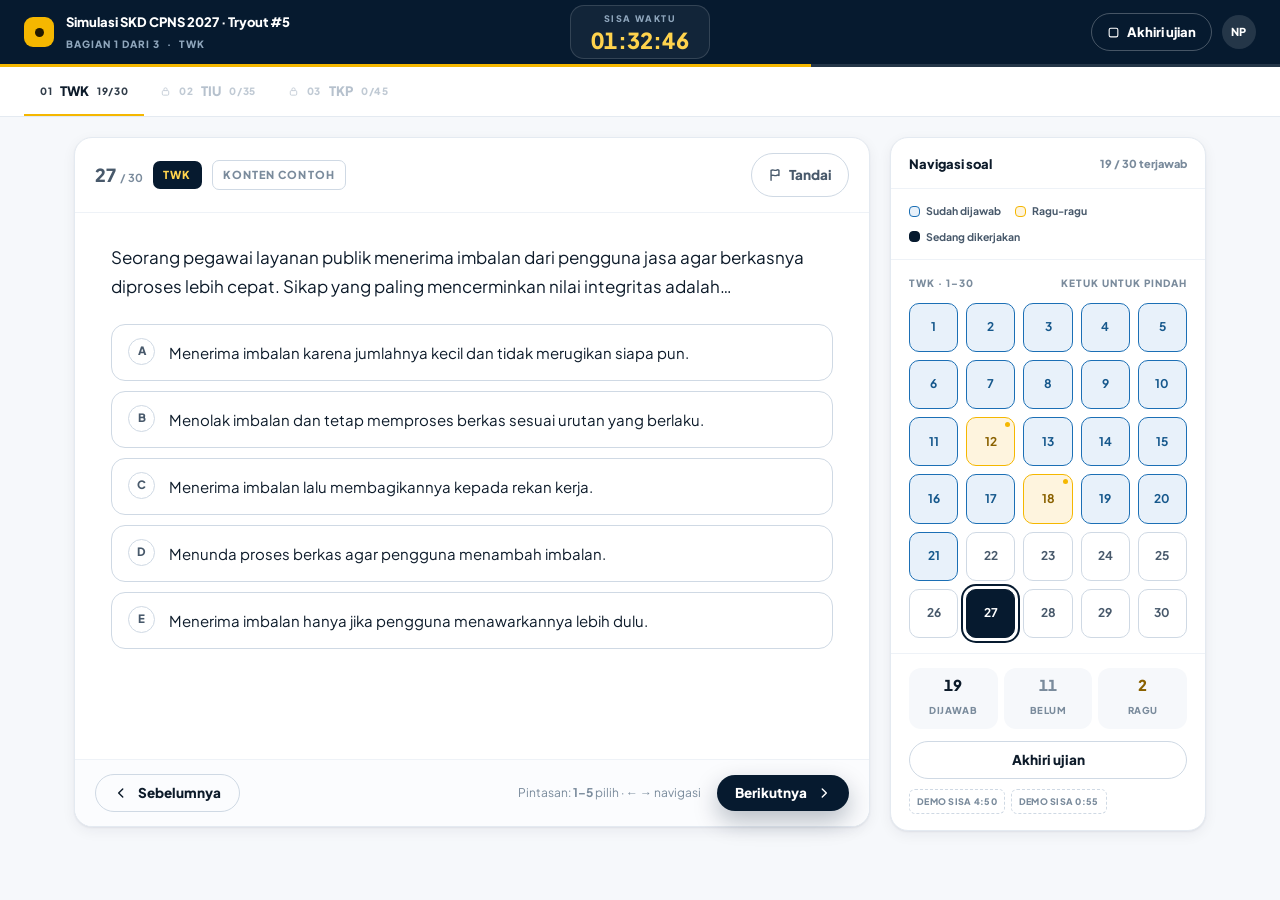
<file: exam-interface/index.html>
<!DOCTYPE html>
<html lang="id">
<head>
<meta charset="utf-8">
<meta name="viewport" content="width=device-width, initial-scale=1">
<title>Ujian CAT · Simulasi SKD CPNS 2027 — LMS-CAT</title>
<meta name="description" content="Antarmuka ujian CAT LMS-CAT: timer, navigasi nomor soal, penanda ragu-ragu, dan progres pengerjaan.">
<meta name="theme-color" content="#061A2F">
<link rel="stylesheet" href="../assets/fonts.css">
<link rel="stylesheet" href="../assets/tokens.css">
<link rel="stylesheet" href="../assets/base.css">
<style>
body{background:var(--cream)}
.exam{min-height:100dvh;display:flex;flex-direction:column}

/* ============================== TOP BAR ============================== */
.etop{position:sticky;top:0;z-index:var(--z-sticky);background:var(--navy-900);color:var(--text-invert)}
.etop__row{
  display:grid;grid-template-columns:minmax(0,1fr) auto minmax(0,1fr);
  align-items:center;gap:16px;height:64px;padding-inline:clamp(12px,2.4vw,24px);
}
.eid{display:flex;align-items:center;gap:12px;min-width:0}
.eid__mark{width:30px;height:30px;border-radius:9px;background:var(--gold-500);display:grid;place-items:center;flex:none}
.eid__mark::after{content:"";width:9px;height:9px;border-radius:50%;background:#231A00}
.eid__txt{min-width:0}
.eid__name{font-size:13px;font-weight:800;color:#fff;white-space:nowrap;overflow:hidden;text-overflow:ellipsis}
.eid__meta{display:flex;align-items:center;gap:7px;margin-top:2px;font-size:10px;font-weight:800;letter-spacing:.1em;text-transform:uppercase;color:#8FA6BC}

.timer{display:flex;flex-direction:column;align-items:center;gap:1px;padding:5px 20px;border-radius:14px;border:1px solid rgba(255,255,255,.14);background:rgba(255,255,255,.05)}
.timer__label{font-size:9px;font-weight:800;letter-spacing:.16em;text-transform:uppercase;color:#8FA6BC}
.timer__clock{font-size:1.375rem;font-weight:800;letter-spacing:.01em;font-variant-numeric:tabular-nums;color:var(--gold-400);line-height:1.2}
.timer.is-warn{background:rgba(245,183,0,.12);border-color:rgba(245,183,0,.45)}
.timer.is-warn .timer__clock{color:var(--gold-400)}
.timer.is-crit{background:rgba(214,69,69,.16);border-color:rgba(214,69,69,.5)}
.timer.is-crit .timer__clock{color:#FF8A80;animation:pulse 1.6s var(--ease) infinite}
@keyframes pulse{50%{opacity:.5}}

.etop__actions{display:flex;align-items:center;justify-content:flex-end;gap:10px}
.btn-end{
  display:inline-flex;align-items:center;gap:7px;height:38px;padding:0 15px;border-radius:var(--r-pill);
  border:1.5px solid rgba(255,255,255,.26);background:transparent;color:#fff;font-size:13px;font-weight:800;
  transition:background var(--dur-1),border-color var(--dur-1);
}
.btn-end:hover{background:rgba(214,69,69,.18);border-color:rgba(214,69,69,.6)}
.avatar{width:34px;height:34px;border-radius:50%;display:grid;place-items:center;background:rgba(255,255,255,.12);color:#fff;font-size:11px;font-weight:800;letter-spacing:.04em;flex:none}
.rail{height:3px;background:rgba(255,255,255,.12)}
.rail i{display:block;height:100%;background:var(--gold-500);transition:width var(--dur-2) var(--ease)}

/* ============================== SECTIONS ============================== */
.sections{background:var(--white);border-bottom:1px solid var(--line);position:sticky;top:64px;z-index:calc(var(--z-sticky) - 1)}
.sections__in{display:flex;padding-inline:clamp(12px,2.4vw,24px);overflow-x:auto;scrollbar-width:none}
.sections__in::-webkit-scrollbar{display:none}
.stab{
  position:relative;display:flex;align-items:center;gap:8px;padding:13px 16px 12px;white-space:nowrap;
  font-size:13px;font-weight:800;color:var(--muted);border-bottom:2.5px solid transparent;
}
.stab__n{font-size:10px;letter-spacing:.06em;opacity:.85}
.stab[aria-current="true"]{color:var(--ink);border-bottom-color:var(--gold-500)}
.stab[aria-disabled="true"]{color:#B6C1CD;cursor:not-allowed}
.stab svg{opacity:.8}

/* ============================== BODY ============================== */
.ebody{
  flex:1;display:grid;grid-template-columns:minmax(0,1fr) 316px;gap:20px;align-items:start;
  width:100%;max-width:1180px;margin-inline:auto;padding:20px clamp(12px,2.4vw,24px) 32px;
}

.qcard{
  background:var(--white);border:1px solid var(--line);border-radius:var(--r-md);
  display:flex;flex-direction:column;min-height:calc(100dvh - 210px);box-shadow:var(--shadow-sm);
}
.qcard__head{display:flex;align-items:center;justify-content:space-between;gap:12px;padding:15px 20px;border-bottom:1px solid var(--line-soft)}
.qcard__meta{display:flex;align-items:center;gap:10px;flex-wrap:wrap}
.qnum{display:flex;align-items:baseline;gap:5px}
.qnum b{font-size:1.125rem;font-weight:800;letter-spacing:-.02em}
.qnum span{font-size:11px;font-weight:700;color:var(--muted)}
.qcard__body{padding:clamp(18px,3vw,30px) clamp(18px,3.4vw,36px);flex:1}
.qtext{font-size:var(--text-md);line-height:1.72;color:var(--ink);max-width:70ch}
.qtext p+p{margin-top:12px}
.stimulus{
  margin-bottom:18px;padding:16px 18px;background:var(--cream);
  border-left:3px solid var(--gold-500);border-radius:0 var(--r-sm) var(--r-sm) 0;
  font-size:15px;line-height:1.7;color:var(--body);
}
.stimulus__k{font-size:10px;font-weight:800;letter-spacing:.12em;text-transform:uppercase;color:var(--muted);margin-bottom:6px}

.opts{margin-top:22px;display:grid;gap:10px;max-width:74ch}
.opt{position:relative;display:block;cursor:pointer}
.opt input{position:absolute;opacity:0;width:1px;height:1px}
.opt__row{
  display:flex;align-items:flex-start;gap:14px;min-height:56px;padding:15px 16px;
  border:1.5px solid var(--line-strong);border-radius:14px;background:var(--white);
  transition:border-color var(--dur-1) var(--ease),background var(--dur-1) var(--ease),box-shadow var(--dur-1);
}
.opt:hover .opt__row{border-color:#B8C6D6;background:var(--cream)}
.opt__key{
  flex:none;display:grid;place-items:center;width:27px;height:27px;margin-top:-2px;border-radius:50%;
  border:1.5px solid var(--line-strong);background:var(--white);
  font-size:11.5px;font-weight:800;color:var(--body);transition:all var(--dur-1) var(--ease);
}
.opt__txt{font-size:15px;line-height:1.6;color:var(--ink);padding-top:1px}
.opt input:checked + .opt__row{border-color:var(--navy-900);background:#F1F5FA;box-shadow:inset 0 0 0 1px var(--navy-900)}
.opt input:checked + .opt__row .opt__key{background:var(--navy-900);border-color:var(--navy-900);color:#fff}
.opt input:focus-visible + .opt__row{outline:3px solid var(--focus);outline-offset:2px}

.qcard__foot{display:flex;align-items:center;gap:10px;flex-wrap:wrap;padding:14px 20px;border-top:1px solid var(--line-soft);background:#FBFCFE;border-radius:0 0 var(--r-md) var(--r-md)}
.btn-flag{
  display:inline-flex;align-items:center;gap:7px;height:44px;padding:0 16px;border-radius:var(--r-pill);
  border:1.5px solid var(--line-strong);background:var(--white);font-size:13.5px;font-weight:800;color:var(--body);
  transition:all var(--dur-1) var(--ease);
}
.btn-flag:hover{border-color:var(--gold-500);color:var(--amber-600);background:var(--gold-100)}
.btn-flag[aria-pressed="true"]{background:var(--gold-100);border-color:var(--gold-500);color:var(--amber-600)}
.btn-flag[aria-pressed="true"] svg{fill:currentColor}

/* ============================== SIDEBAR ============================== */
.ebody > .side{
  position:sticky;top:132px;background:var(--white);border:1px solid var(--line);border-radius:var(--r-md);
  display:flex;flex-direction:column;max-height:calc(100dvh - 160px);box-shadow:var(--shadow-sm);
}
.side__head{display:flex;align-items:center;justify-content:space-between;gap:10px;padding:15px 18px 13px;border-bottom:1px solid var(--line-soft)}
.side__title{font-size:13px;font-weight:800;color:var(--ink)}
.side__count{font-size:11px;font-weight:800;color:var(--muted)}

.legend{display:flex;flex-wrap:wrap;gap:8px 14px;padding:13px 18px;border-bottom:1px solid var(--line-soft)}
.legend span{display:inline-flex;align-items:center;gap:6px;font-size:10.5px;font-weight:700;color:var(--body)}
.lg{width:11px;height:11px;border-radius:4px;border:1.5px solid var(--line-strong);background:var(--white);flex:none}
.lg--ans{background:#E8F1FA;border-color:var(--blue-500)}
.lg--flag{background:var(--gold-100);border-color:var(--gold-500)}
.lg--cur{background:var(--navy-900);border-color:var(--navy-900)}

.qgrid-wrap{padding:15px 18px;overflow-y:auto;flex:1}
.qgrid-label{display:flex;justify-content:space-between;font-size:10px;font-weight:800;letter-spacing:.1em;text-transform:uppercase;color:var(--muted);margin-bottom:11px}
.qgrid{display:grid;grid-template-columns:repeat(5,1fr);gap:8px}
.qbtn{
  position:relative;aspect-ratio:1;display:grid;place-items:center;border:1.5px solid var(--line-strong);
  border-radius:10px;background:var(--white);font-size:12px;font-weight:700;color:var(--body);
  transition:all var(--dur-1) var(--ease);
}
.qbtn:hover{border-color:var(--navy-700);color:var(--ink);transform:translateY(-1px)}
.qbtn.is-answered{background:#E8F1FA;border-color:var(--blue-500);color:var(--blue-600)}
.qbtn.is-flagged{background:var(--gold-100);border-color:var(--gold-500);color:var(--amber-600)}
.qbtn.is-flagged::after{content:"";position:absolute;top:4px;right:4px;width:5px;height:5px;border-radius:50%;background:var(--gold-500)}
.qbtn.is-current{background:var(--navy-900);border-color:var(--navy-900);color:#fff;box-shadow:0 0 0 3px var(--white),0 0 0 5px var(--navy-900)}
.qbtn.is-current::after{background:var(--gold-400)}

.side__foot{padding:14px 18px 16px;border-top:1px solid var(--line-soft)}
.sstats{display:grid;grid-template-columns:repeat(3,1fr);gap:6px;margin-bottom:12px}
.sstat{text-align:center;padding:8px 4px;background:var(--cream);border-radius:var(--r-sm)}
.sstat b{display:block;font-size:15px;font-weight:800;color:var(--ink);line-height:1.2;font-variant-numeric:tabular-nums}
.sstat span{font-size:9.5px;font-weight:800;letter-spacing:.04em;text-transform:uppercase;color:var(--muted)}
.sstat.is-flag b{color:var(--amber-600)}
.sstat.is-empty b{color:var(--muted)}

.sheet-backdrop{position:fixed;inset:0;background:rgba(4,18,31,.55);z-index:calc(var(--z-modal) - 1);opacity:0;pointer-events:none;transition:opacity var(--dur-2)}
.sheet-head,.sheet-close{display:none}
.mobile-top,.mobile-bar{display:none}

/* ============================== MODAL ============================== */
.modal{
  position:fixed;inset:0;z-index:var(--z-modal);display:grid;place-items:center;padding:16px;
  background:rgba(4,18,31,.6);opacity:0;visibility:hidden;pointer-events:none;
  transition:opacity var(--dur-2) var(--ease),visibility var(--dur-2);
}
.modal.is-open{opacity:1;visibility:visible;pointer-events:auto}
.modal__panel{
  width:100%;max-width:460px;background:var(--white);border-radius:var(--r-lg);box-shadow:var(--shadow-lg);padding:28px;
  transform:translateY(12px) scale(.985);transition:transform var(--dur-2) var(--ease);
}
.modal.is-open .modal__panel{transform:none}
.modal__icon{width:46px;height:46px;border-radius:14px;display:grid;place-items:center;background:var(--gold-100);color:var(--gold-600);margin-bottom:16px}
.modal h2{font-size:1.25rem;letter-spacing:-.025em}
.modal p{margin-top:10px;font-size:14px;line-height:1.65;color:var(--body)}
.modal__stats{display:grid;grid-template-columns:repeat(3,1fr);gap:8px;margin-top:20px}
.modal__stat{padding:12px 8px;border-radius:var(--r-sm);background:var(--cream);text-align:center}
.modal__stat b{display:block;font-size:1.125rem;font-weight:800;line-height:1.2;font-variant-numeric:tabular-nums}
.modal__stat span{font-size:9.5px;font-weight:800;text-transform:uppercase;letter-spacing:.04em;color:var(--muted)}
.modal__actions{display:flex;flex-direction:column-reverse;gap:8px;margin-top:24px}
.modal__actions .btn{width:100%;font-size:15px;padding:15px 20px}
@media (min-width:520px){.modal__actions{flex-direction:row}}

/* ============================== SUBMITTED ============================== */
.submitted{position:fixed;inset:0;z-index:var(--z-modal);background:var(--cream);display:none;overflow-y:auto}
.submitted.is-on{display:block}
.submitted__in{max-width:560px;margin-inline:auto;padding:clamp(28px,8vh,72px) var(--gutter);text-align:center}
.submitted__mark{width:66px;height:66px;margin:0 auto 22px;border-radius:50%;display:grid;place-items:center;background:var(--gold-500);color:var(--brand-fg);box-shadow:0 0 0 8px var(--gold-100)}
.submitted h1{font-size:clamp(1.5rem,3vw,1.9rem);letter-spacing:-.03em}
.submitted p{margin-top:12px;color:var(--body);font-size:14.5px;line-height:1.65}
.submitted__card{margin-top:24px;text-align:left;background:var(--white);border:1px solid var(--line);border-radius:var(--r-md);padding:18px;box-shadow:var(--shadow-sm)}
.submitted__row{display:flex;justify-content:space-between;gap:12px;padding:10px 0;border-bottom:1px dashed var(--line);font-size:13.5px}
.submitted__row:last-child{border-bottom:0}
.submitted__row span:first-child{color:var(--body)}
.submitted__row span:last-child{font-weight:800;color:var(--ink);font-variant-numeric:tabular-nums}
.submitted .btn{margin-top:22px}
.submitted__note{margin-top:14px;font-size:var(--text-xs);color:var(--muted)}

/* ============================== RESPONSIVE ============================== */
@media (max-width:1080px){
  .ebody{grid-template-columns:1fr;gap:0;padding-bottom:96px}
  .qcard{min-height:auto}

  .ebody > .side{
    position:fixed;left:0;right:0;bottom:0;top:auto;z-index:var(--z-modal);
    max-height:82dvh;border-radius:var(--r-lg) var(--r-lg) 0 0;border-bottom:0;
    box-shadow:0 -20px 60px -24px rgba(4,18,31,.5);
    transform:translateY(102%);visibility:hidden;
    transition:transform var(--dur-2) var(--ease),visibility var(--dur-2);
    padding-bottom:env(safe-area-inset-bottom);
  }
  .ebody > .side.is-open{transform:none;visibility:visible}
  .sheet-backdrop.is-on{opacity:1;pointer-events:auto}
  .sheet-head{display:grid;grid-template-columns:1fr auto 1fr;align-items:center;padding:10px 16px;border-bottom:1px solid var(--line-soft)}
  .sheet-handle{width:36px;height:4px;border-radius:99px;background:var(--line-strong);margin-inline:auto}
  .sheet-head__t{font-size:13px;font-weight:800;justify-self:center;color:var(--ink)}
  .sheet-close{display:inline-flex;align-items:center;justify-self:end;gap:5px;height:34px;padding:0 10px;border-radius:var(--r-pill);font-size:12px;font-weight:800;color:var(--body)}
  .qgrid{grid-template-columns:repeat(6,1fr)}
  .qgrid-wrap{max-height:44dvh}

  .etop__row{grid-template-columns:auto 1fr auto;height:58px}
  .eid__txt{display:none}
  .mobile-top{display:flex;align-items:center;font-size:11px;font-weight:800;letter-spacing:.04em;color:#A9C0D4}
  .timer{padding:3px 10px}
  .timer__clock{font-size:1.125rem}
  .timer__label{font-size:8px}
  .avatar{display:none}
  .btn-end{padding:0 11px;height:36px;font-size:12px;gap:5px}
  .sections{top:58px}
  .stab{padding:11px 12px 10px;font-size:12px}

  .mobile-bar{
    display:grid;grid-template-columns:auto 1fr auto;gap:8px;align-items:center;
    position:fixed;left:0;right:0;bottom:0;z-index:calc(var(--z-modal) - 2);
    padding:8px 12px calc(8px + env(safe-area-inset-bottom));
    background:var(--white);border-top:1px solid var(--line);box-shadow:0 -8px 24px -20px rgba(4,18,31,.6);
  }
  .mobile-bar .btn{height:46px;padding:0 16px;font-size:14px;box-shadow:none}
  .mobile-bar .btn--icon{width:46px;padding:0}
  .navcount{
    display:inline-flex;align-items:center;gap:7px;height:46px;padding:0 14px;border-radius:var(--r-pill);
    border:1.5px solid var(--line-strong);background:var(--white);font-size:12.5px;font-weight:800;color:var(--body);
  }
  .qcard__foot{display:none}
}
@media (max-width:520px){
  .qcard__body{padding:18px 16px 22px}
  .qtext{font-size:1rem;line-height:1.68}
  .opt__row{padding:14px;gap:12px;min-height:58px}
  .opt__txt{font-size:14.5px}
  .qcard__head{padding:13px 16px}
  .qcard__head .badge--outline{display:none}
  .ebody{padding-top:14px}
}
.devpreview{margin-top:10px;display:flex;gap:6px;flex-wrap:wrap}
.devpreview button{
  padding:4px 7px;border-radius:6px;border:1px dashed var(--line-strong);background:transparent;
  font-size:9px;font-weight:800;letter-spacing:.03em;color:var(--muted);text-transform:uppercase;
}
.devpreview button:hover{color:var(--ink);border-color:var(--muted)}
</style>
</head>
<body>
<div class="exam">

  <!-- ============================ TOP ============================ -->
  <header class="etop">
    <div class="etop__row">
      <div class="eid">
        <span class="eid__mark" aria-hidden="true"></span>
        <div class="eid__txt">
          <div class="eid__name">Simulasi SKD CPNS 2027 · Tryout #5</div>
          <div class="eid__meta"><span>Bagian 1 dari 3</span><span>·</span><span>TWK</span></div>
        </div>
        <div class="mobile-top"><span id="mSoal">Soal 27/30</span></div>
      </div>

      <div class="timer" id="timer" role="timer" aria-live="off">
        <span class="timer__label">Sisa waktu</span>
        <span class="timer__clock" id="clock">01:32:47</span>
      </div>

      <div class="etop__actions">
        <button class="btn-end" id="endBtn" type="button">
          <svg width="13" height="13" viewBox="0 0 24 24" fill="none" aria-hidden="true"><rect x="4" y="4" width="16" height="16" rx="3" stroke="currentColor" stroke-width="2"/></svg>
          <span>Akhiri ujian</span>
        </button>
        <div class="avatar" aria-hidden="true">NP</div>
      </div>
    </div>
    <div class="rail" aria-hidden="true"><i id="progressBar" style="width:63%"></i></div>
  </header>

  <!-- ============================ SECTIONS ============================ -->
  <nav class="sections" aria-label="Bagian ujian">
    <div class="sections__in">
      <button class="stab" type="button" aria-current="true"><span class="stab__n">01</span> TWK <span class="stab__n">19/30</span></button>
      <button class="stab" type="button" aria-disabled="true" title="Terkunci sampai bagian TWK selesai">
        <svg width="11" height="11" viewBox="0 0 24 24" fill="none" aria-hidden="true"><rect x="5" y="10" width="14" height="10" rx="2.5" stroke="currentColor" stroke-width="2"/><path d="M8.5 10V7.5a3.5 3.5 0 0 1 7 0V10" stroke="currentColor" stroke-width="2"/></svg>
        <span class="stab__n">02</span> TIU <span class="stab__n">0/35</span>
      </button>
      <button class="stab" type="button" aria-disabled="true" title="Terkunci sampai bagian TIU selesai">
        <svg width="11" height="11" viewBox="0 0 24 24" fill="none" aria-hidden="true"><rect x="5" y="10" width="14" height="10" rx="2.5" stroke="currentColor" stroke-width="2"/><path d="M8.5 10V7.5a3.5 3.5 0 0 1 7 0V10" stroke="currentColor" stroke-width="2"/></svg>
        <span class="stab__n">03</span> TKP <span class="stab__n">0/45</span>
      </button>
    </div>
  </nav>

  <!-- ============================ BODY ============================ -->
  <div class="ebody">

    <main class="qcard" aria-labelledby="qHeading">
      <div class="qcard__head">
        <div class="qcard__meta">
          <span class="qnum"><b id="qNumber">27</b><span>/ 30</span></span>
          <span class="badge">TWK</span>
          <span class="badge badge--outline" title="Konten soal pada prototipe ini hanya contoh">Konten contoh</span>
        </div>
        <button class="btn-flag" id="flagBtn" type="button" aria-pressed="false" aria-label="Tandai soal ini untuk ditinjau kembali">
          <svg width="14" height="14" viewBox="0 0 16 16" fill="none" aria-hidden="true">
            <path d="M3.5 14V2.6c2.2-1.3 4.2 1.1 6.4-.2 1-.6 2.1-.3 2.6.1v6c-.5-.4-1.6-.7-2.6-.1-2.2 1.3-4.2-1.1-6.4.2" stroke="currentColor" stroke-width="1.6" stroke-linecap="round" stroke-linejoin="round"/>
          </svg>
          <span id="flagLabel">Tandai</span>
        </button>
      </div>

      <div class="qcard__body">
        <h1 class="sr-only" id="qHeading">Soal 27, bagian TWK</h1>
        <div id="qStimulus" hidden>
          <div class="stimulus">
            <div class="stimulus__k">Bacaan</div>
            <p id="qStimulusText"></p>
          </div>
        </div>
        <div class="qtext" id="qText"></div>
        <div class="opts" id="qOpts" role="radiogroup" aria-labelledby="qHeading"></div>
      </div>

      <div class="qcard__foot">
        <button class="btn btn--outline btn--sm" type="button" id="prevBtn">
          <svg width="14" height="14" viewBox="0 0 24 24" fill="none" aria-hidden="true"><path d="M15 5l-7 7 7 7" stroke="currentColor" stroke-width="2.4" stroke-linecap="round" stroke-linejoin="round"/></svg>
          Sebelumnya
        </button>
        <div class="spacer"></div>
        <span class="hint" style="margin-right:6px">Pintasan: <b>1–5</b> pilih · <b>← →</b> navigasi</span>
        <button class="btn btn--navy btn--sm" type="button" id="nextBtn">
          Berikutnya
          <svg width="14" height="14" viewBox="0 0 24 24" fill="none" aria-hidden="true"><path d="M9 5l7 7-7 7" stroke="currentColor" stroke-width="2.4" stroke-linecap="round" stroke-linejoin="round"/></svg>
        </button>
      </div>
    </main>

    <aside class="side" id="examSide" aria-label="Navigasi nomor soal">
      <div class="sheet-head">
        <span class="sheet-handle" aria-hidden="true"></span>
        <span class="sheet-head__t">Navigasi soal</span>
        <button class="sheet-close" type="button" id="sheetClose">Tutup
          <svg width="13" height="13" viewBox="0 0 24 24" fill="none" aria-hidden="true"><path d="M6 6l12 12M18 6L6 18" stroke="currentColor" stroke-width="2.4" stroke-linecap="round"/></svg>
        </button>
      </div>

      <div class="side__head">
        <span class="side__title">Navigasi soal</span>
        <span class="side__count" id="sideCount">19 / 30 terjawab</span>
      </div>

      <div class="legend">
        <span><i class="lg lg--ans"></i> Sudah dijawab</span>
        <span><i class="lg lg--flag"></i> Ragu-ragu</span>
        <span><i class="lg lg--cur"></i> Sedang dikerjakan</span>
      </div>

      <div class="qgrid-wrap">
        <div class="qgrid-label"><span>TWK · 1–30</span><span id="gridHint">Ketuk untuk pindah</span></div>
        <div class="qgrid" id="qgrid" role="group" aria-label="Nomor soal bagian TWK"></div>
      </div>

      <div class="side__foot">
        <div class="sstats">
          <div class="sstat"><b id="stAns">19</b><span>Dijawab</span></div>
          <div class="sstat is-empty"><b id="stEmpty">11</b><span>Belum</span></div>
          <div class="sstat is-flag"><b id="stFlag">2</b><span>Ragu</span></div>
        </div>
        <button class="btn btn--outline btn--sm btn--block" type="button" id="endBtn2">Akhiri ujian</button>
        <div class="devpreview" aria-hidden="true">
          <button type="button" data-t="290">Demo sisa 4:50</button>
          <button type="button" data-t="55">Demo sisa 0:55</button>
        </div>
      </div>
    </aside>

    <div class="sheet-backdrop" id="backdrop"></div>
  </div>

  <!-- ============================ MOBILE BAR ============================ -->
  <div class="mobile-bar">
    <button class="btn btn--outline btn--icon" type="button" id="prevBtnM" aria-label="Soal sebelumnya">
      <svg width="18" height="18" viewBox="0 0 24 24" fill="none" aria-hidden="true"><path d="M15 5l-7 7 7 7" stroke="currentColor" stroke-width="2.4" stroke-linecap="round" stroke-linejoin="round"/></svg>
    </button>
    <div style="display:flex;justify-content:center">
      <button class="navcount" type="button" id="openSheet" aria-expanded="false" aria-controls="examSide">
        <svg width="14" height="14" viewBox="0 0 24 24" fill="none" aria-hidden="true"><rect x="4" y="4" width="6.5" height="6.5" rx="1.6" stroke="currentColor" stroke-width="2"/><rect x="13.5" y="4" width="6.5" height="6.5" rx="1.6" stroke="currentColor" stroke-width="2"/><rect x="4" y="13.5" width="6.5" height="6.5" rx="1.6" stroke="currentColor" stroke-width="2"/><rect x="13.5" y="13.5" width="6.5" height="6.5" rx="1.6" stroke="currentColor" stroke-width="2"/></svg>
        <span id="navcountTxt">19/30</span>
      </button>
    </div>
    <button class="btn btn--navy" type="button" id="nextBtnM">
      Berikutnya
      <svg width="14" height="14" viewBox="0 0 24 24" fill="none" aria-hidden="true"><path d="M9 5l7 7-7 7" stroke="currentColor" stroke-width="2.4" stroke-linecap="round" stroke-linejoin="round"/></svg>
    </button>
  </div>
</div>

<!-- ============================ MODAL ============================ -->
<div class="modal" id="endModal" role="dialog" aria-modal="true" aria-labelledby="endTitle" aria-describedby="endDesc">
  <div class="modal__panel">
    <div class="modal__icon">
      <svg width="22" height="22" viewBox="0 0 24 24" fill="none" aria-hidden="true"><path d="M12 8.5v5M12 16.6v.2" stroke="currentColor" stroke-width="2.4" stroke-linecap="round"/><path d="M10.3 3.9 2.6 17.2A2 2 0 0 0 4.3 20.2h15.4a2 2 0 0 0 1.7-3L13.7 3.9a2 2 0 0 0-3.4 0Z" stroke="currentColor" stroke-width="1.8" stroke-linejoin="round"/></svg>
    </div>
    <h2 id="endTitle">Akhiri ujian sekarang?</h2>
    <p id="endDesc">Setelah diakhiri, jawaban tidak dapat diubah lagi. Periksa ringkasan di bawah sebelum melanjutkan.</p>

    <div class="modal__stats">
      <div class="modal__stat"><b id="mAns">19</b><span>Dijawab</span></div>
      <div class="modal__stat"><b id="mEmpty" style="color:var(--muted)">11</b><span>Belum dijawab</span></div>
      <div class="modal__stat"><b id="mFlag" style="color:var(--amber-600)">2</b><span>Ragu-ragu</span></div>
    </div>

    <div class="modal__actions">
      <button class="btn btn--outline" type="button" id="cancelEnd">Lanjut mengerjakan</button>
      <button class="btn btn--danger" type="button" id="confirmEnd">Ya, akhiri ujian</button>
    </div>
  </div>
</div>

<!-- ============================ SUBMITTED ============================ -->
<div class="submitted" id="submitted">
  <div class="submitted__in">
    <div class="submitted__mark">
      <svg width="30" height="30" viewBox="0 0 24 24" fill="none" aria-hidden="true"><path d="M4 12.5 9.5 18 20 6.5" stroke="currentColor" stroke-width="2.8" stroke-linecap="round" stroke-linejoin="round"/></svg>
    </div>
    <span class="eyebrow">Ujian terkirim</span>
    <h1 style="margin-top:14px">Jawabanmu sudah tersimpan.</h1>
    <p>Analisis hasil sedang disiapkan: peta materi, jejak waktu per soal, dan rekomendasi latihan berikutnya.</p>

    <div class="submitted__card">
      <div class="submitted__row"><span>Ujian</span><span>Simulasi SKD #5</span></div>
      <div class="submitted__row"><span>Bagian</span><span>TWK</span></div>
      <div class="submitted__row"><span>Terjawab</span><span id="sAns">19 / 30</span></div>
      <div class="submitted__row"><span>Ragu-ragu</span><span id="sFlag">2</span></div>
      <div class="submitted__row"><span>Waktu terpakai</span><span id="sTime">07:13</span></div>
    </div>

    <a class="btn btn--block" href="../landing-page/index.html#analisis">Lihat analisis hasil</a>
    <p class="submitted__note">Pada implementasi, tombol ini mengarah ke halaman hasil tryout. Skor dan penilaian mengikuti aturan yang berlaku pada sistem.</p>
  </div>
</div>

<script>
(function () {
  "use strict";

  var QUESTIONS = [
    {
      stim: null,
      text: "Pancasila sebagai dasar negara mengandung konsekuensi bahwa setiap penyelenggaraan negara harus berlandaskan nilai-nilai Pancasila. Pernyataan yang paling tepat menggambarkan konsekuensi tersebut adalah…",
      opts: [
        "Pancasila menjadi sumber hukum tertinggi yang menjiwai seluruh peraturan perundang-undangan.",
        "Pancasila hanya menjadi pedoman moral bagi penyelenggara negara, bukan bagi masyarakat.",
        "Pancasila dapat diubah sewaktu-waktu mengikuti perkembangan politik.",
        "Pancasila berlaku hanya pada masa pemerintahan tertentu.",
        "Pancasila menjadi simbol negara tanpa keterkaitan dengan kebijakan publik."
      ]
    },
    {
      stim: "Pasal 28C ayat (1) UUD Negara Republik Indonesia Tahun 1945 menyatakan bahwa setiap orang berhak mengembangkan diri melalui pemenuhan kebutuhan dasarnya, berhak mendapat pendidikan dan memperoleh manfaat dari ilmu pengetahuan dan teknologi, seni dan budaya, demi meningkatkan kualitas hidupnya dan demi kesejahteraan umat manusia.",
      text: "Berdasarkan bacaan tersebut, makna yang paling tepat mengenai hak mengembangkan diri adalah…",
      opts: [
        "Hak yang hanya dapat dipenuhi oleh negara tanpa peran individu.",
        "Hak setiap orang untuk meningkatkan kualitas hidup melalui pendidikan dan penguasaan ilmu pengetahuan.",
        "Kewajiban negara untuk menyediakan lapangan kerja bagi seluruh warga negara.",
        "Hak yang hanya berlaku bagi warga negara yang berpendidikan tinggi.",
        "Kebebasan tanpa batas dalam mengembangkan diri di segala bidang."
      ]
    },
    {
      stim: null,
      text: "Seorang pegawai layanan publik menerima imbalan dari pengguna jasa agar berkasnya diproses lebih cepat. Sikap yang paling mencerminkan nilai integritas adalah…",
      opts: [
        "Menerima imbalan karena jumlahnya kecil dan tidak merugikan siapa pun.",
        "Menolak imbalan dan tetap memproses berkas sesuai urutan yang berlaku.",
        "Menerima imbalan lalu membagikannya kepada rekan kerja.",
        "Menunda proses berkas agar pengguna menambah imbalan.",
        "Menerima imbalan hanya jika pengguna menawarkannya lebih dulu."
      ]
    },
    {
      stim: null,
      text: "Semboyan Bhinneka Tunggal Ika menegaskan bahwa keberagaman bukan penghalang persatuan. Penerapan nilai tersebut dalam kehidupan berbangsa paling tepat ditunjukkan oleh…",
      opts: [
        "Menyeragamkan budaya daerah agar tercipta keseragaman nasional.",
        "Mengedepankan kepentingan kelompok sendiri dalam musyawarah.",
        "Menghormati perbedaan agama dan budaya sambil menjaga kepentingan bersama.",
        "Menolak keberadaan budaya asing di lingkungan sekitar.",
        "Membatasi kegiatan budaya daerah agar tidak menimbulkan konflik."
      ]
    },
    {
      stim: null,
      text: "Lembaga negara yang berwenang menguji undang-undang terhadap Undang-Undang Dasar Negara Republik Indonesia Tahun 1945 adalah…",
      opts: ["Mahkamah Agung", "Komisi Yudisial", "Mahkamah Konstitusi", "Dewan Perwakilan Rakyat", "Badan Pemeriksa Keuangan"]
    },
    {
      stim: null,
      text: "Penggunaan bahasa Indonesia yang baik dan benar dalam forum resmi kenegaraan merupakan wujud nilai…",
      opts: [
        "Nasionalisme dalam sila ketiga Pancasila.",
        "Persatuan dalam keberagaman bahasa daerah.",
        "Kedaulatan rakyat dalam sistem demokrasi.",
        "Bahasa negara sebagai identitas dan pemersatu bangsa.",
        "Kebebasan berekspresi tanpa aturan kebahasaan."
      ]
    },
    {
      stim: null,
      text: "Nilai gotong royong dalam sila ketiga Pancasila paling tepat diwujudkan dalam kehidupan bermasyarakat melalui…",
      opts: [
        "Menyerahkan seluruh pekerjaan sosial kepada pemerintah.",
        "Bekerja bersama untuk kepentingan bersama tanpa memandang latar belakang.",
        "Mengutamakan penyelesaian pekerjaan secara individual agar efisien.",
        "Membentuk kelompok tertutup yang hanya membantu anggotanya.",
        "Menghindari kegiatan sosial yang tidak memberikan keuntungan pribadi."
      ]
    },
    {
      stim: null,
      text: "Bagi seorang aparatur sipil negara, upaya bela negara paling relevan diwujudkan melalui…",
      opts: [
        "Mengikuti pelatihan militer secara wajib setiap tahun.",
        "Menjaga kerahasiaan data negara dan menjalankan tugas sesuai aturan.",
        "Menghindari kritik terhadap kebijakan pemerintah.",
        "Mendahulukan kepentingan pribadi dalam pengambilan keputusan.",
        "Menolak kerja sama dengan pihak asing dalam segala bentuk."
      ]
    }
  ];

  var TOTAL = 30;
  var current = 27;
  var answers = {};
  var flagged = {};

  [1,2,3,4,5,6,7,8,9,10,11,13,14,15,16,17,19,20,21].forEach(function (n) {
    answers[n] = ["A","B","C","D","E"][n % 5];
  });
  flagged[12] = true;
  flagged[18] = true;

  var LETTERS = ["A","B","C","D","E"];
  var qNumber = document.getElementById("qNumber");
  var qText = document.getElementById("qText");
  var qOpts = document.getElementById("qOpts");
  var qStim = document.getElementById("qStimulus");
  var qStimText = document.getElementById("qStimulusText");
  var qgrid = document.getElementById("qgrid");
  var flagBtn = document.getElementById("flagBtn");
  var flagLabel = document.getElementById("flagLabel");

  function counts() {
    var a = 0, f = 0;
    for (var i = 1; i <= TOTAL; i++) {
      if (answers[i]) a++;
      if (flagged[i]) f++;
    }
    return { ans: a, empty: TOTAL - a, flag: f };
  }

  function renderGrid() {
    var html = "";
    for (var i = 1; i <= TOTAL; i++) {
      var cls = "qbtn";
      if (answers[i]) cls += " is-answered";
      if (flagged[i]) cls += " is-flagged";
      if (i === current) cls += " is-current";
      var label = "Soal " + i + (answers[i] ? ", sudah dijawab" : ", belum dijawab") + (flagged[i] ? ", ditandai ragu-ragu" : "");
      html += '<button type="button" class="' + cls + '" data-q="' + i + '" aria-label="' + label + '"' +
              (i === current ? ' aria-current="true"' : '') + '>' + i + "</button>";
    }
    qgrid.innerHTML = html;
  }

  function renderQuestion() {
    var q = QUESTIONS[(current - 1) % QUESTIONS.length];
    qNumber.textContent = current;
    document.getElementById("mSoal").textContent = "Soal " + current + "/" + TOTAL;

    if (q.stim) { qStim.hidden = false; qStimText.textContent = q.stim; }
    else { qStim.hidden = true; }

    qText.innerHTML = "<p>" + q.text + "</p>";

    var html = "";
    q.opts.forEach(function (text, idx) {
      var letter = LETTERS[idx];
      var checked = answers[current] === letter ? " checked" : "";
      html +=
        '<label class="opt">' +
          '<input type="radio" name="q' + current + '" value="' + letter + '"' + checked + '>' +
          '<span class="opt__row">' +
            '<span class="opt__key" aria-hidden="true">' + letter + '</span>' +
            '<span class="opt__txt">' + text + '</span>' +
          '</span>' +
        '</label>';
    });
    qOpts.innerHTML = html;

    flagBtn.setAttribute("aria-pressed", String(!!flagged[current]));
    flagLabel.textContent = flagged[current] ? "Ditandai" : "Tandai";
    flagBtn.setAttribute("aria-label", flagged[current]
      ? "Hapus tanda ragu-ragu pada soal " + current
      : "Tandai soal " + current + " untuk ditinjau kembali");
  }

  function renderStats() {
    var c = counts();
    document.getElementById("stAns").textContent = c.ans;
    document.getElementById("stEmpty").textContent = c.empty;
    document.getElementById("stFlag").textContent = c.flag;
    document.getElementById("sideCount").textContent = c.ans + " / " + TOTAL + " terjawab";
    document.getElementById("navcountTxt").textContent = c.ans + "/" + TOTAL;
    document.getElementById("progressBar").style.width = (c.ans / TOTAL * 100) + "%";
    document.getElementById("mAns").textContent = c.ans;
    document.getElementById("mEmpty").textContent = c.empty;
    document.getElementById("mFlag").textContent = c.flag;
  }

  var viaKeyboard = false;
  document.addEventListener("pointerdown", function () { viaKeyboard = false; }, true);

  function goTo(n) {
    if (n < 1 || n > TOTAL) return;
    current = n;
    renderQuestion();
    renderGrid();
    renderStats();
    if (window.scrollY > 40) window.scrollTo({ top: 0, behavior: "smooth" });
    if (viaKeyboard) {
      var first = qOpts.querySelector("input");
      if (first) first.focus({ preventScroll: true });
    }
  }

  qOpts.addEventListener("change", function (e) {
    if (e.target.name.indexOf("q") === 0) {
      answers[current] = e.target.value;
      renderGrid();
      renderStats();
    }
  });

  flagBtn.addEventListener("click", function () {
    if (flagged[current]) delete flagged[current];
    else flagged[current] = true;
    renderQuestion();
    renderGrid();
    renderStats();
  });

  qgrid.addEventListener("click", function (e) {
    var btn = e.target.closest(".qbtn");
    if (btn) { goTo(parseInt(btn.getAttribute("data-q"), 10)); closeSheet(); }
  });

  document.getElementById("prevBtn").addEventListener("click", function () { goTo(current - 1); });
  document.getElementById("nextBtn").addEventListener("click", function () { goTo(current + 1); });
  document.getElementById("prevBtnM").addEventListener("click", function () { goTo(current - 1); });
  document.getElementById("nextBtnM").addEventListener("click", function () { goTo(current + 1); });

  document.addEventListener("keydown", function (e) {
    if (document.getElementById("endModal").classList.contains("is-open")) return;
    if (document.getElementById("submitted").classList.contains("is-on")) return;
    var tag = (e.target.tagName || "").toLowerCase();
    if (tag === "input" || tag === "textarea" || tag === "select") return;

    if (e.key >= "1" && e.key <= "5") {
      var idx = parseInt(e.key, 10) - 1;
      var input = qOpts.querySelectorAll("input")[idx];
      if (input) { input.checked = true; answers[current] = LETTERS[idx]; renderGrid(); renderStats(); }
    } else if (e.key === "ArrowRight") {
      viaKeyboard = true; goTo(current + 1);
    } else if (e.key === "ArrowLeft") {
      viaKeyboard = true; goTo(current - 1);
    } else if (e.key.toLowerCase() === "f") {
      flagBtn.click();
    }
  });

  /* ---------- timer ---------- */
  var remaining = 1 * 3600 + 32 * 60 + 47;
  var startRemaining = remaining;
  var timerEl = document.getElementById("timer");
  var clockEl = document.getElementById("clock");
  var warned = false;

  function fmt(s) {
    var h = Math.floor(s / 3600);
    var m = Math.floor((s % 3600) / 60);
    var sec = s % 60;
    return String(h).padStart(2, "0") + ":" + String(m).padStart(2, "0") + ":" + String(sec).padStart(2, "0");
  }
  function paintClock() {
    clockEl.textContent = fmt(remaining);
    timerEl.classList.toggle("is-warn", remaining <= 300 && remaining > 60);
    timerEl.classList.toggle("is-crit", remaining <= 60);
    timerEl.setAttribute("aria-label", "Sisa waktu " + fmt(remaining));
    if (remaining <= 300 && !warned) {
      warned = true;
      timerEl.setAttribute("aria-live", "polite");
      setTimeout(function () { timerEl.setAttribute("aria-live", "off"); }, 2000);
    }
  }
  var tick = setInterval(function () {
    if (remaining > 0) { remaining--; paintClock(); }
    else { clearInterval(tick); openEnd(); }
  }, 1000);
  paintClock();

  document.querySelectorAll(".devpreview button").forEach(function (b) {
    b.addEventListener("click", function () {
      remaining = parseInt(b.getAttribute("data-t"), 10);
      warned = false;
      paintClock();
    });
  });

  /* ---------- modal ---------- */
  var modal = document.getElementById("endModal");
  var lastFocus = null;

  function openEnd() {
    lastFocus = document.activeElement;
    var c = counts();
    document.getElementById("mAns").textContent = c.ans;
    document.getElementById("mEmpty").textContent = c.empty;
    document.getElementById("mFlag").textContent = c.flag;
    modal.classList.add("is-open");
    document.body.style.overflow = "hidden";
    setTimeout(function () { document.getElementById("cancelEnd").focus(); }, 60);
  }
  function closeEnd() {
    modal.classList.remove("is-open");
    document.body.style.overflow = "";
    if (lastFocus) lastFocus.focus();
  }

  document.getElementById("endBtn").addEventListener("click", openEnd);
  document.getElementById("endBtn2").addEventListener("click", openEnd);
  document.getElementById("cancelEnd").addEventListener("click", closeEnd);
  modal.addEventListener("click", function (e) { if (e.target === modal) closeEnd(); });

  document.addEventListener("keydown", function (e) {
    if (!modal.classList.contains("is-open")) return;
    if (e.key === "Escape") { e.preventDefault(); closeEnd(); }
    if (e.key === "Tab") {
      var f = modal.querySelectorAll("button");
      var first = f[0], last = f[f.length - 1];
      if (e.shiftKey && document.activeElement === first) { e.preventDefault(); last.focus(); }
      else if (!e.shiftKey && document.activeElement === last) { e.preventDefault(); first.focus(); }
    }
  });

  document.getElementById("confirmEnd").addEventListener("click", function () {
    var c = counts();
    var used = startRemaining - remaining;
    document.getElementById("sAns").textContent = c.ans + " / " + TOTAL;
    document.getElementById("sFlag").textContent = c.flag;
    document.getElementById("sTime").textContent = fmt(used).replace(/^00:/, "");
    closeEnd();
    clearInterval(tick);
    document.getElementById("submitted").classList.add("is-on");
    document.body.style.overflow = "hidden";
    window.scrollTo(0, 0);
  });

  /* ---------- mobile sheet ---------- */
  var side = document.getElementById("examSide");
  var backdrop = document.getElementById("backdrop");
  var openBtn = document.getElementById("openSheet");

  function openSheet() {
    side.classList.add("is-open");
    backdrop.classList.add("is-on");
    openBtn.setAttribute("aria-expanded", "true");
    document.body.style.overflow = "hidden";
  }
  function closeSheet() {
    side.classList.remove("is-open");
    backdrop.classList.remove("is-on");
    openBtn.setAttribute("aria-expanded", "false");
    document.body.style.overflow = "";
  }
  openBtn.addEventListener("click", openSheet);
  document.getElementById("sheetClose").addEventListener("click", closeSheet);
  backdrop.addEventListener("click", closeSheet);
  document.addEventListener("keydown", function (e) {
    if (e.key === "Escape" && side.classList.contains("is-open")) closeSheet();
  });

  renderQuestion();
  renderGrid();
  renderStats();
})();
</script>
</body>
</html>
</file>
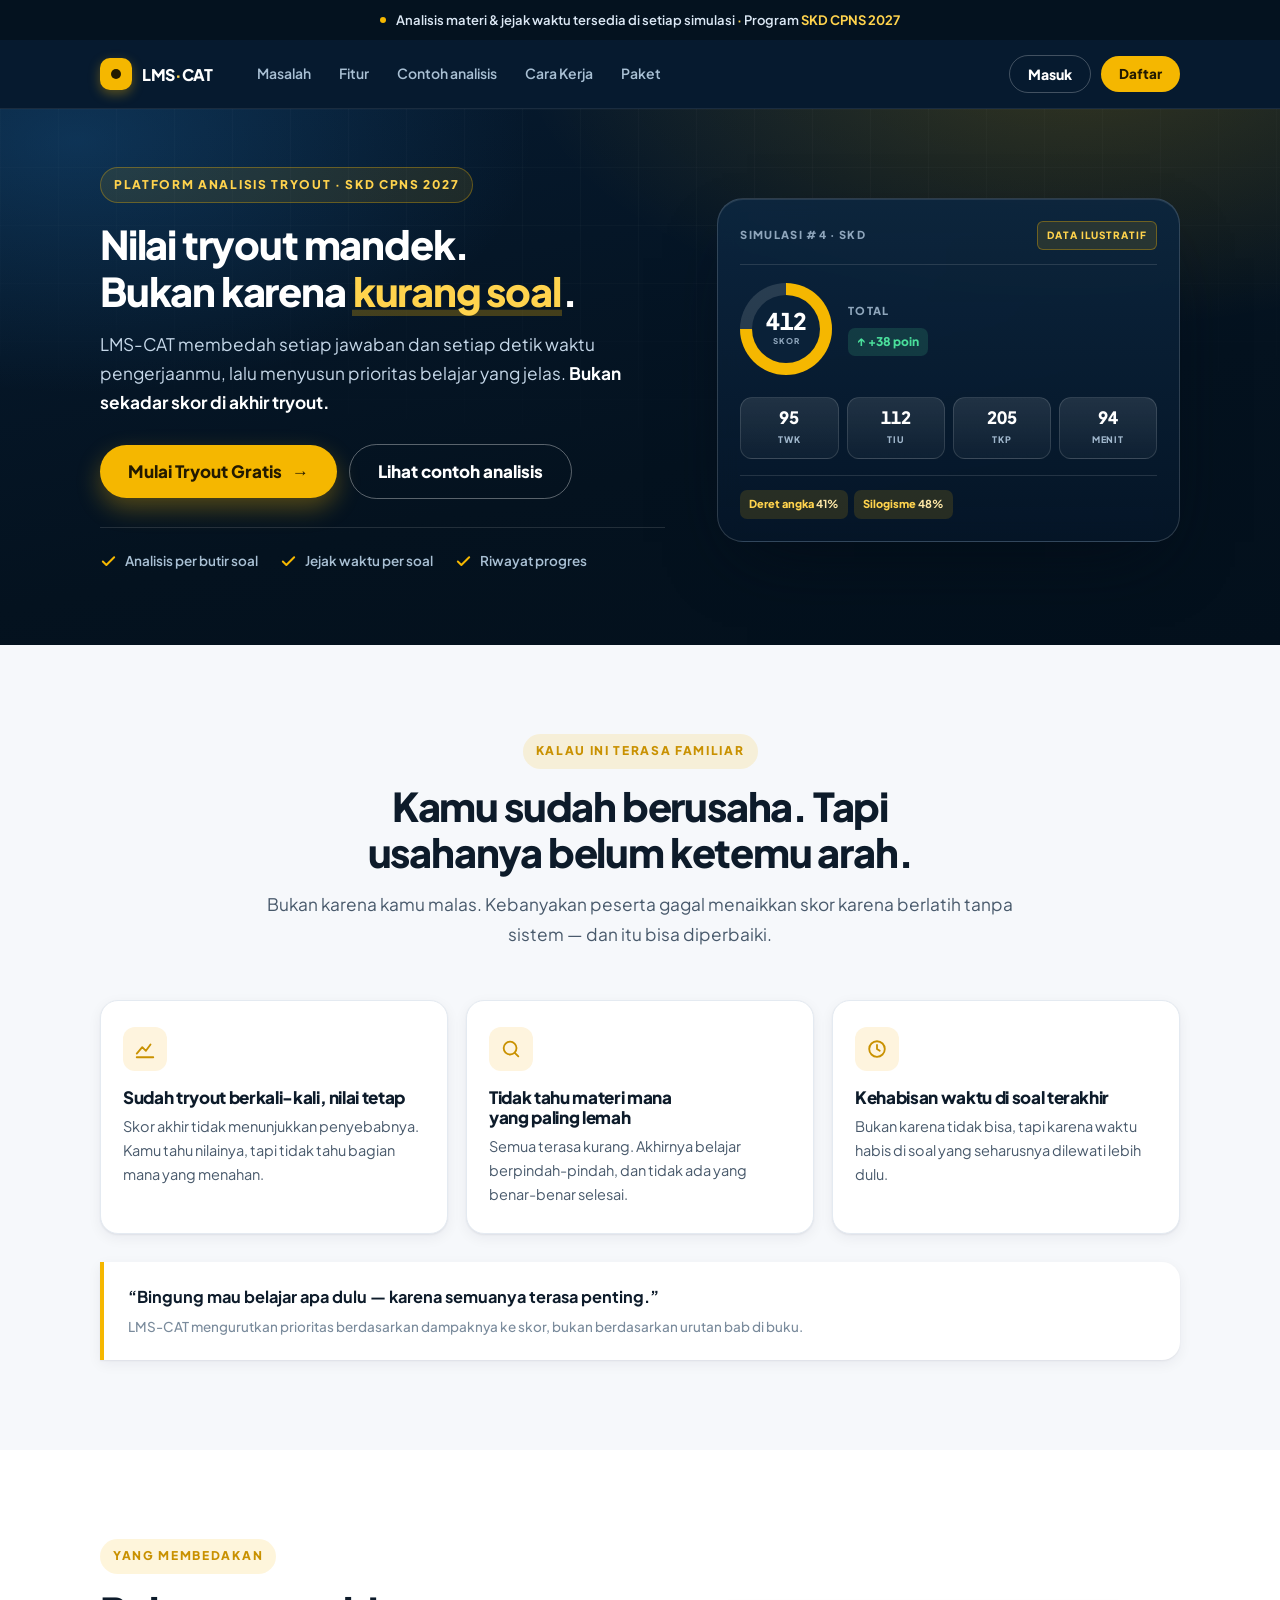
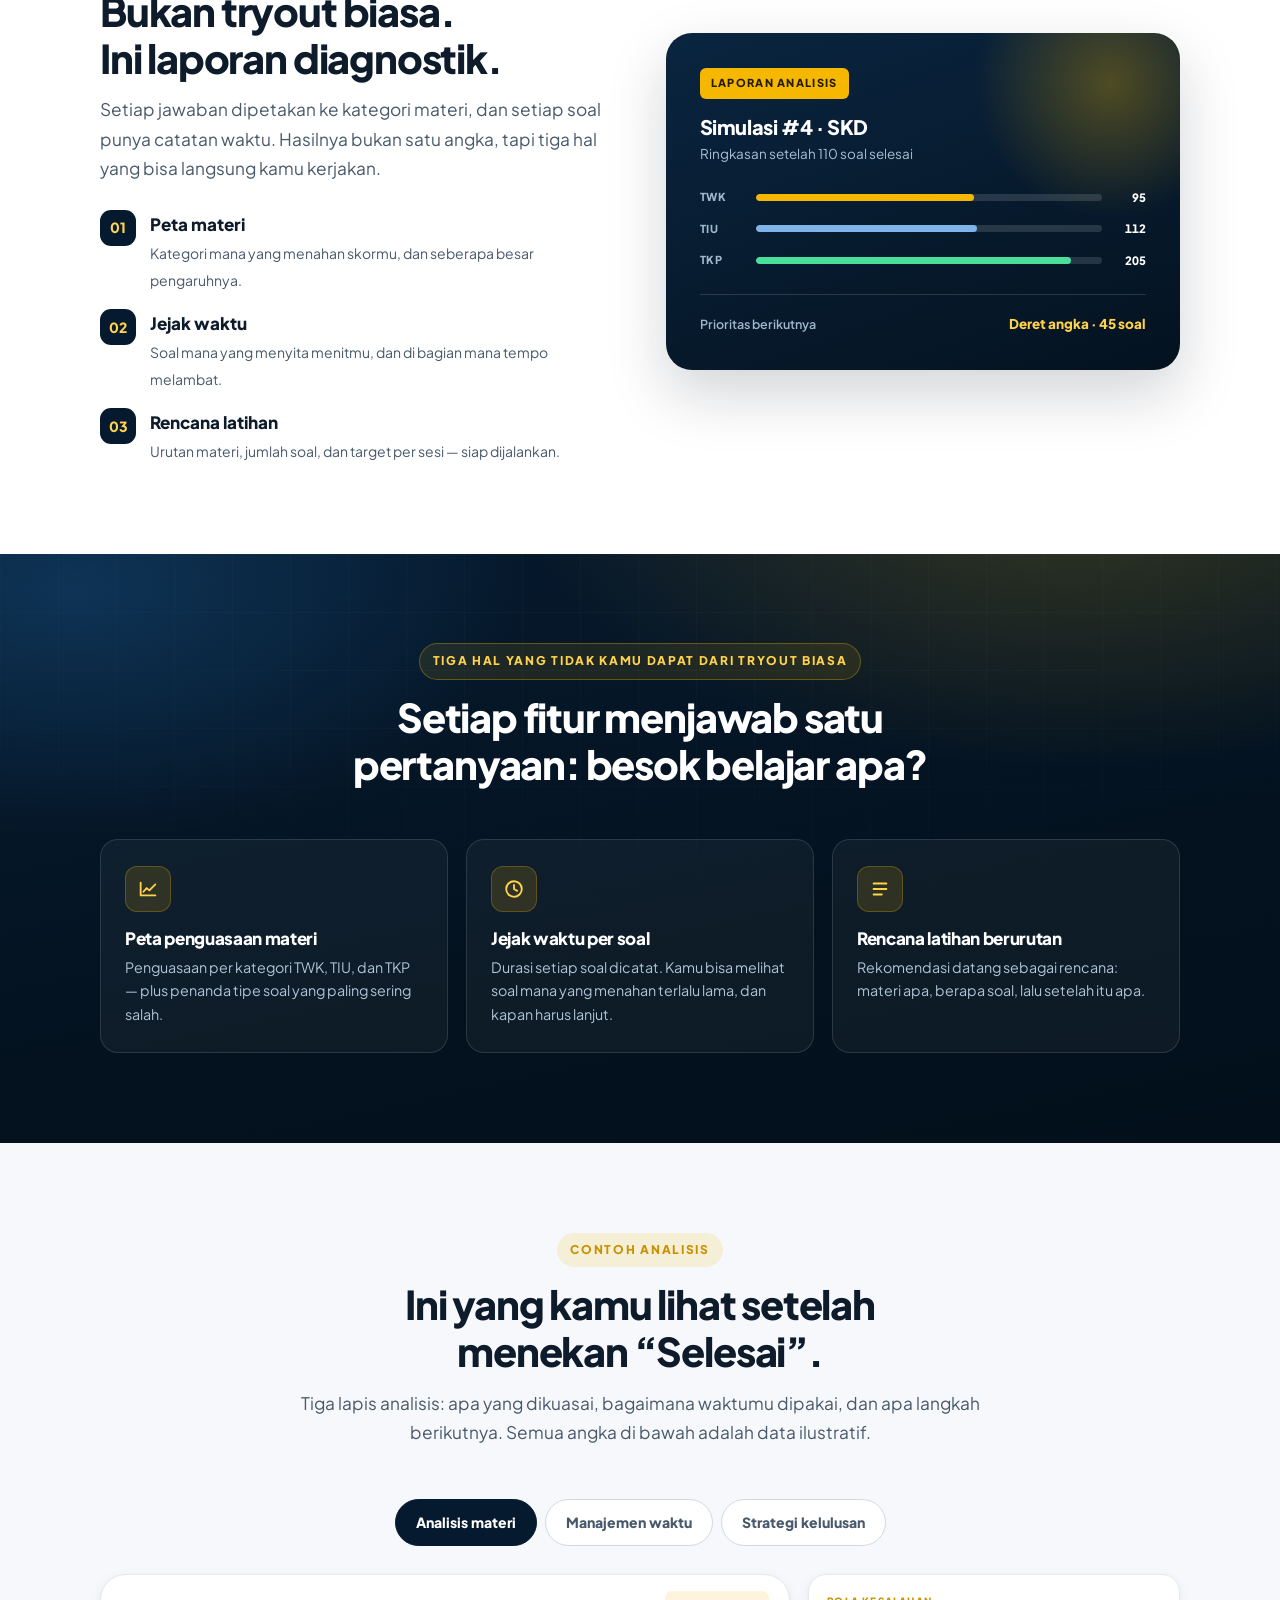
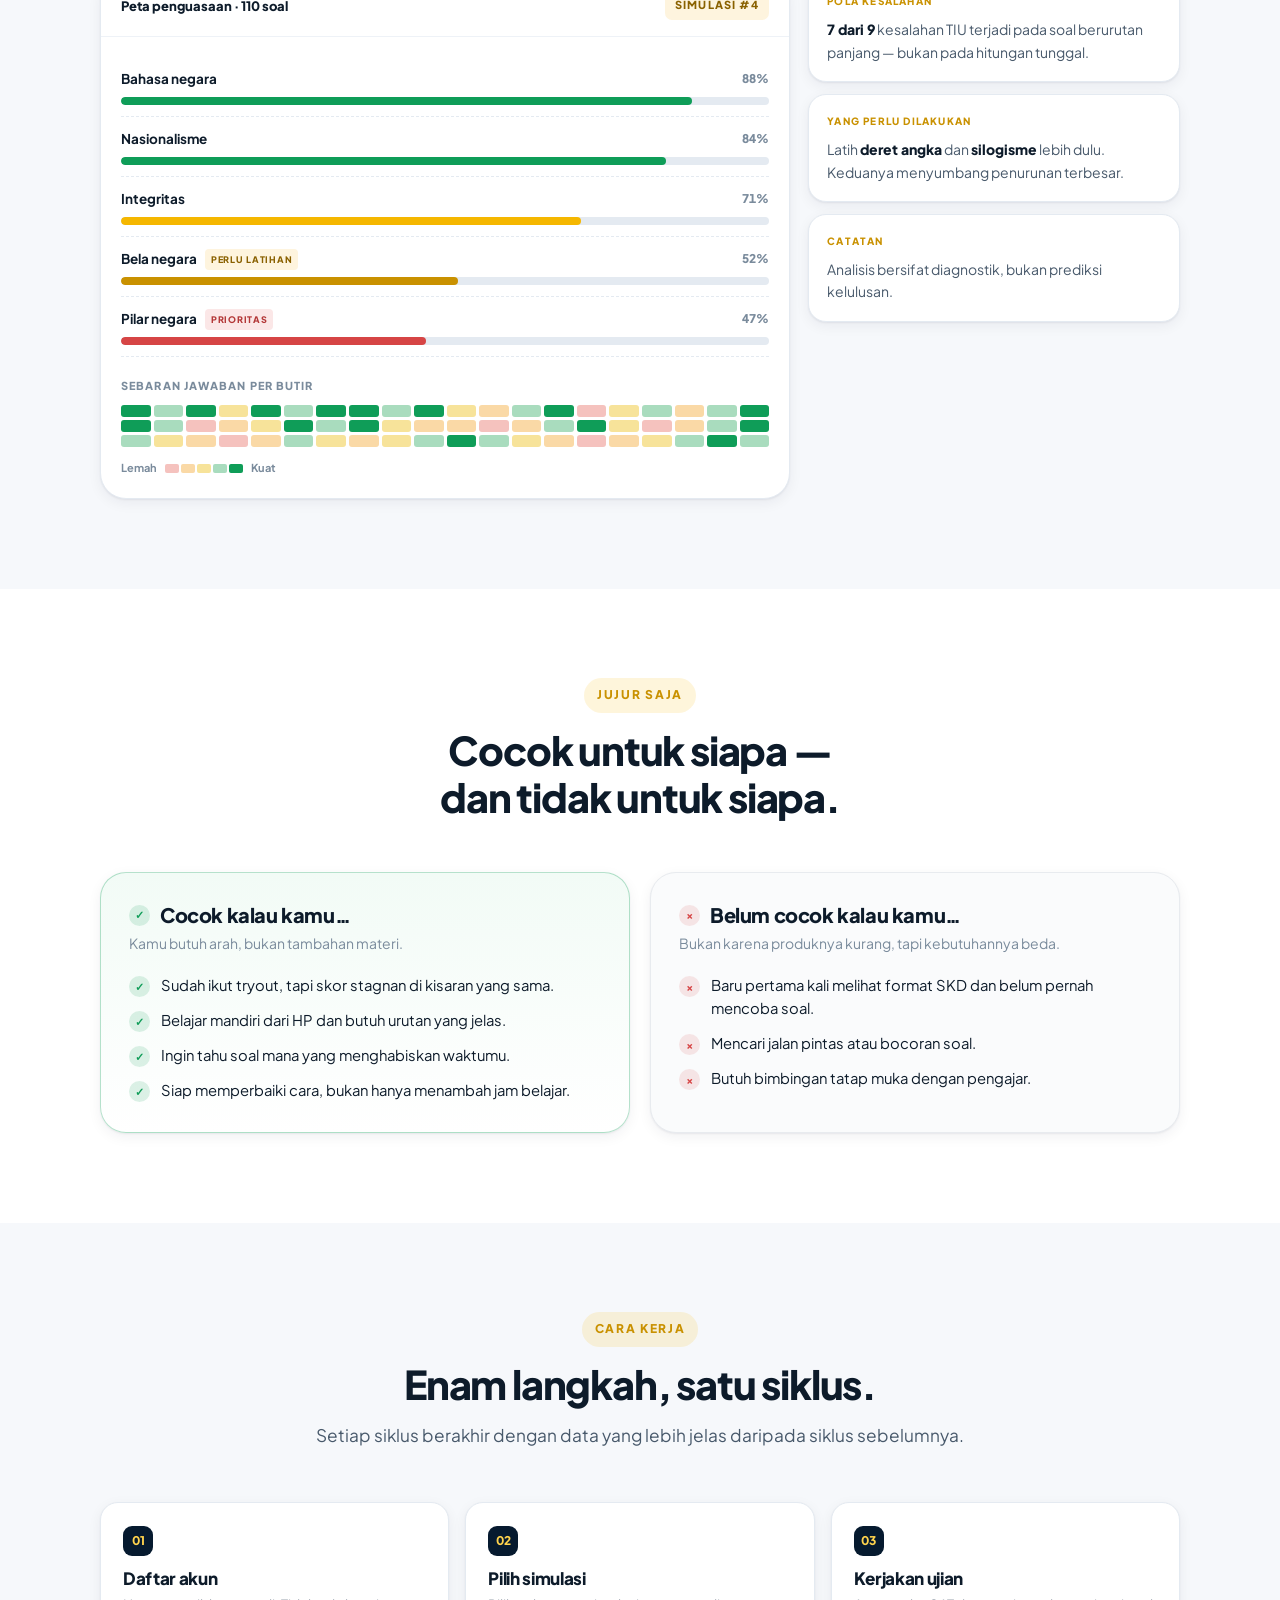
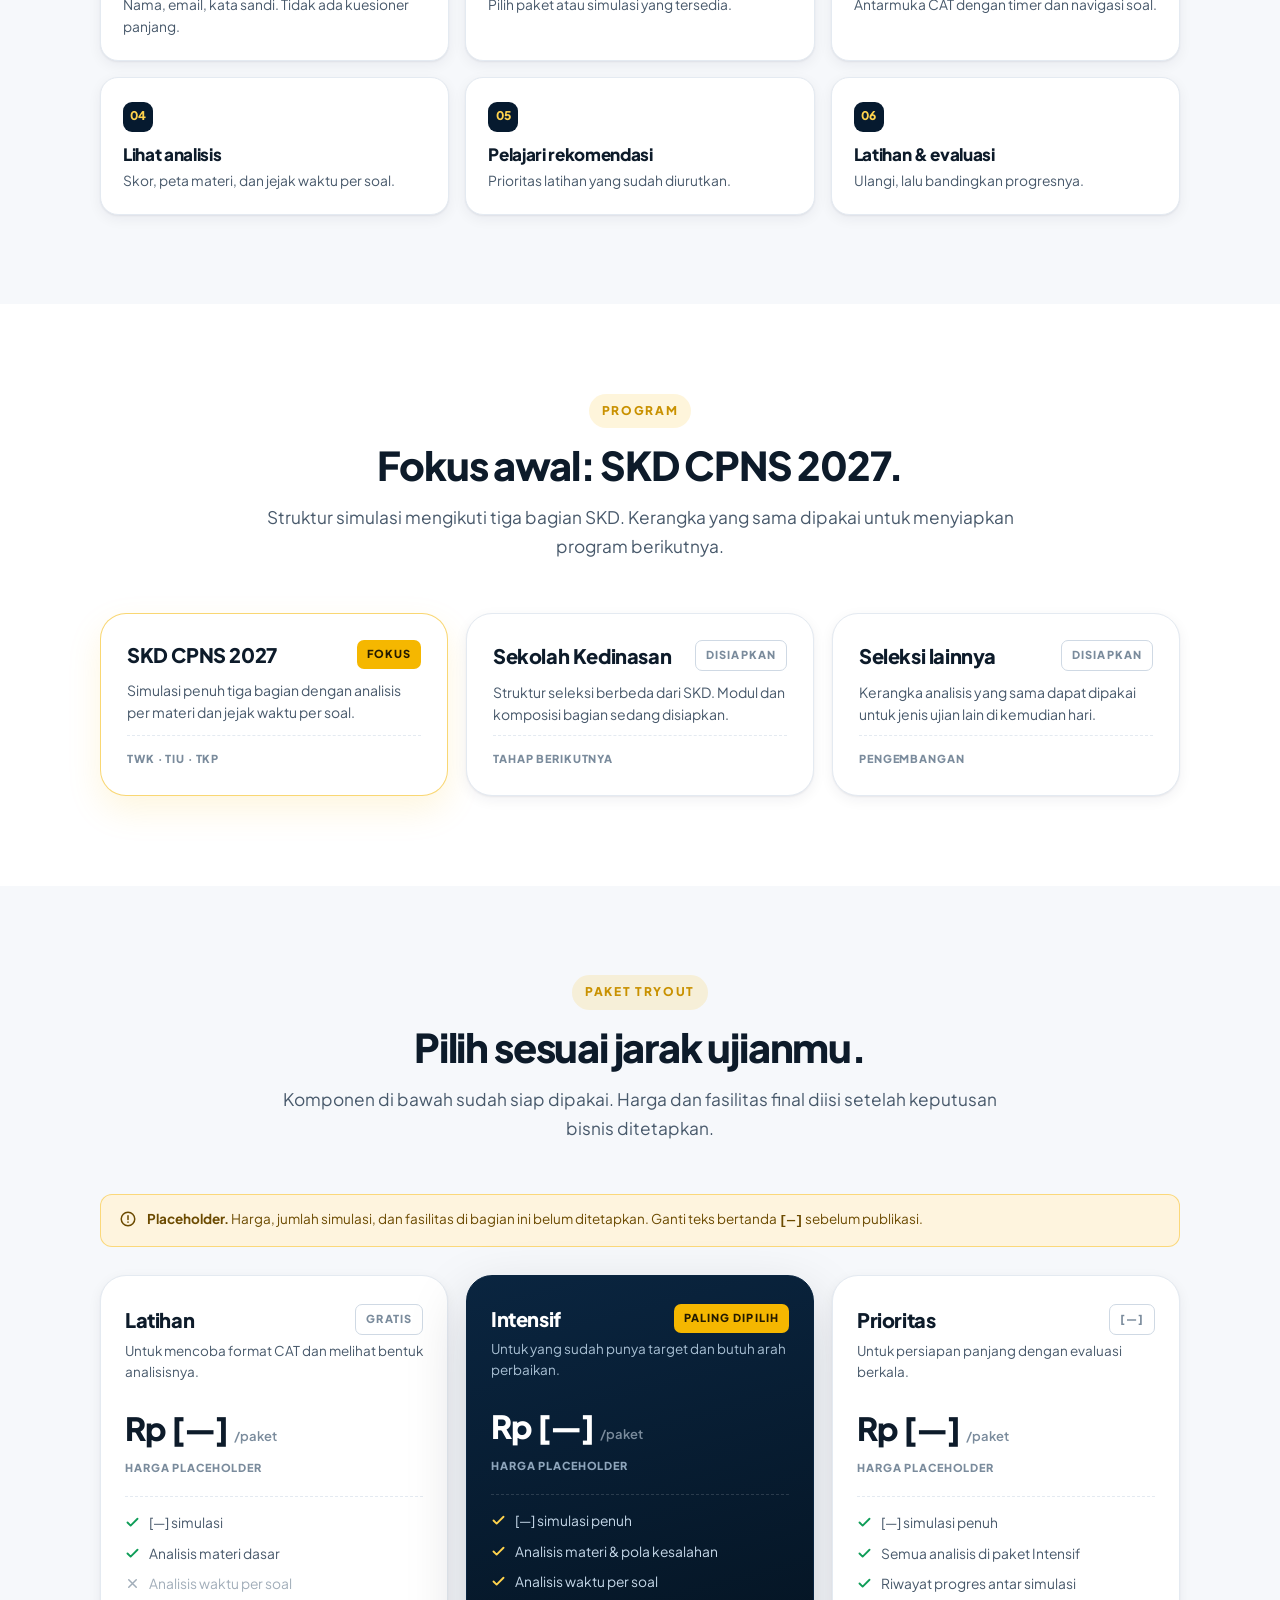
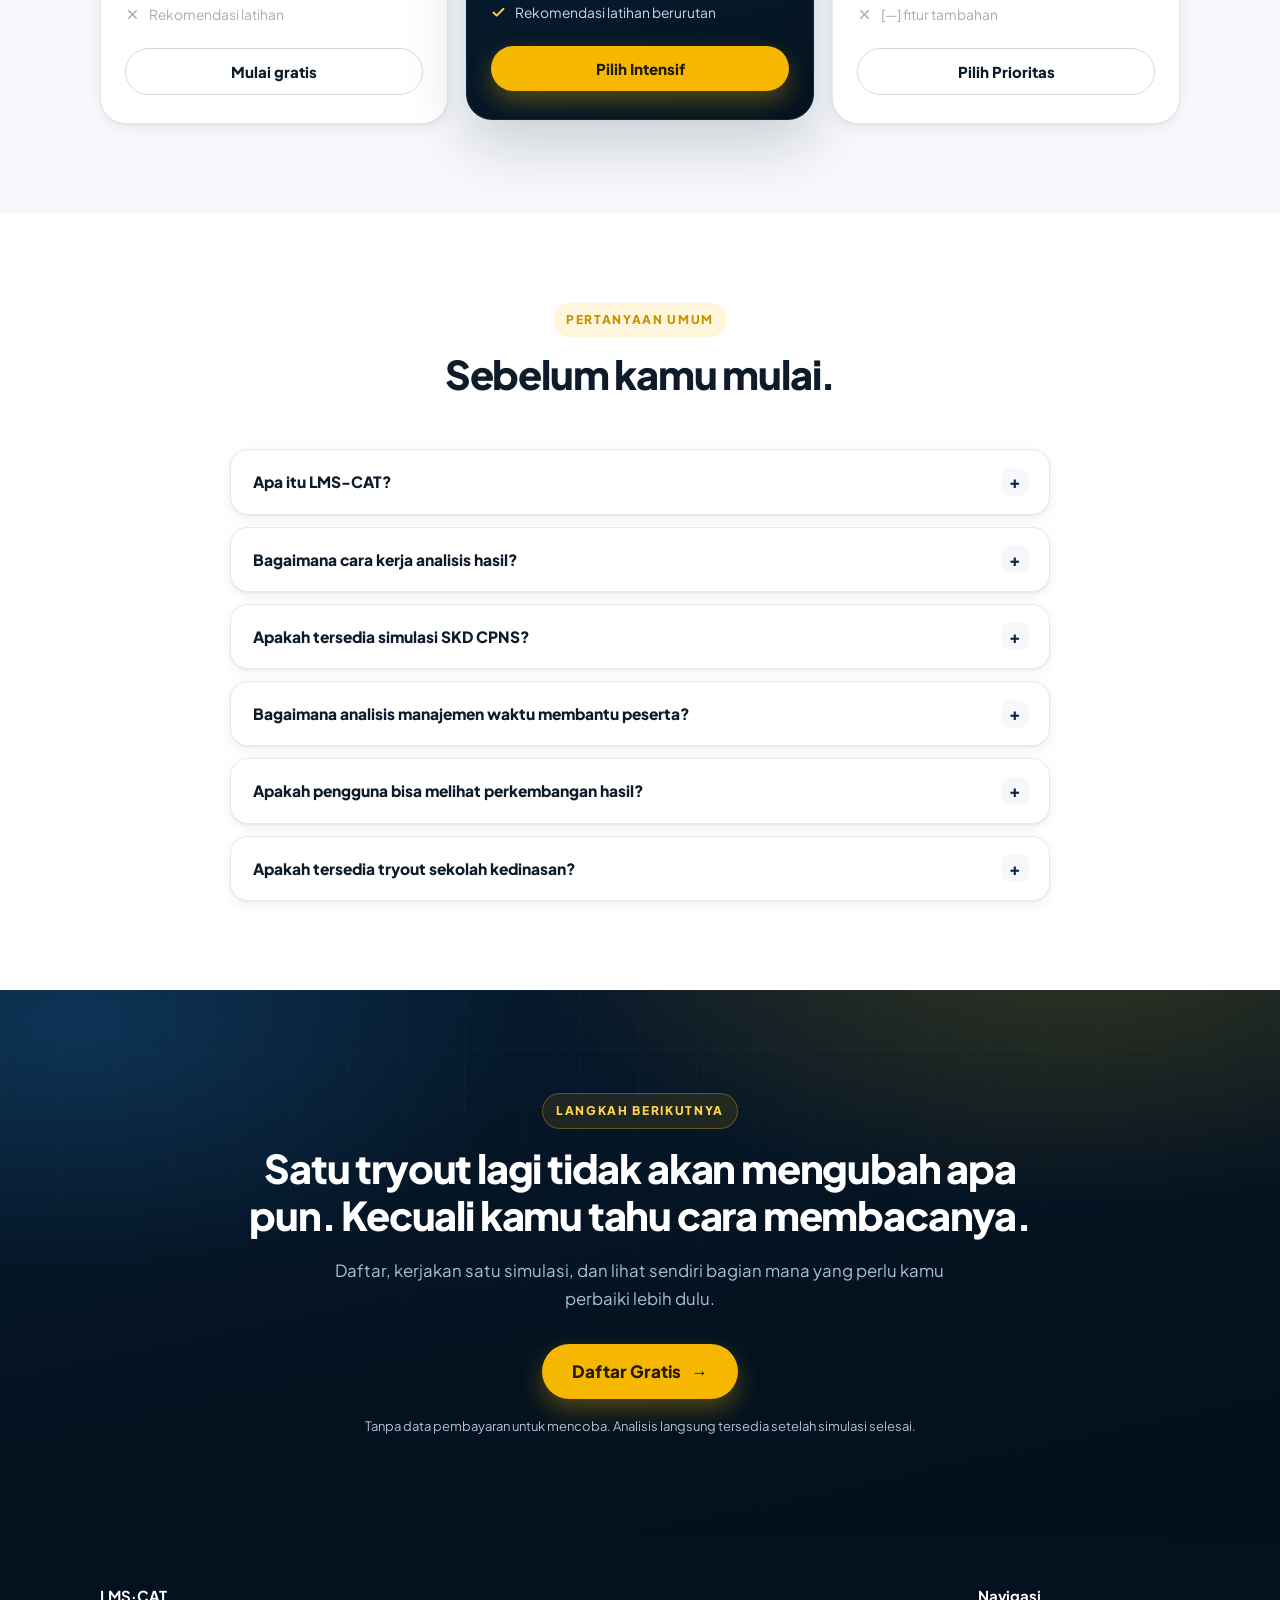
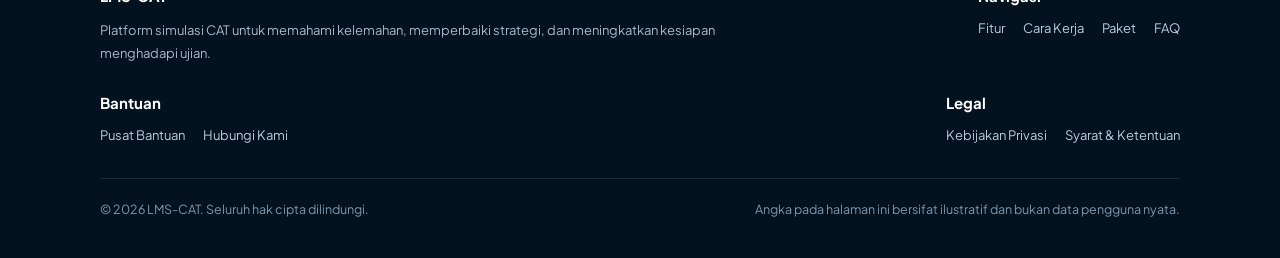
<file: landing-page/index.html>
<!DOCTYPE html>
<html lang="id">
<head>
<meta charset="utf-8">
<meta name="viewport" content="width=device-width, initial-scale=1">
<title>LMS-CAT — Analisis Tryout SKD CPNS 2027: Tahu Penyebab Nilaimu Mandek</title>
<meta name="description" content="LMS-CAT membedah hasil tryout per materi dan per detik waktu pengerjaan, lalu menyusun prioritas latihan untuk SKD CPNS 2027.">
<meta name="theme-color" content="#061A2F">
<link rel="stylesheet" href="../assets/fonts.css">
<link rel="stylesheet" href="../assets/tokens.css">
<link rel="stylesheet" href="../assets/base.css">
<style>
/* ============================== TOPBAR ============================== */
.topbar{
  background:var(--navy-950); color:#DCE8F5;
  font-size:13px; font-weight:600; padding:9px 0;
}
.topbar .wrap{display:flex;align-items:center;justify-content:center;gap:10px;flex-wrap:wrap;text-align:center}
.topbar b{color:var(--gold-400)}
.topbar .dot{background:var(--gold-500);animation:pulse 2.2s infinite}
@keyframes pulse{0%,100%{opacity:1}50%{opacity:.25}}

/* ============================== HEADER ============================== */
.site-header{
  position:sticky; top:0; z-index:var(--z-sticky);
  background:var(--navy-900);
  border-bottom:1px solid rgba(255,255,255,.08);
  transition:box-shadow var(--dur-2) var(--ease);
}
.site-header.is-stuck{box-shadow:0 12px 30px rgba(3,12,22,.45)}
.hdr{display:flex;align-items:center;gap:26px;height:68px}
.brand{display:inline-flex;align-items:center;gap:10px;flex:none}
.brand__mark{
  width:32px;height:32px;border-radius:10px;flex:none;
  background:var(--gold-500);display:grid;place-items:center;
  box-shadow:0 4px 12px rgba(245,183,0,.35);
}
.brand__mark::after{content:"";width:10px;height:10px;border-radius:50%;background:#231A00}
.brand__name{font-weight:800;font-size:16px;letter-spacing:-.02em;color:#fff}
.brand__name i{color:var(--gold-400);font-style:normal}

.hdr__links{display:flex;gap:4px;margin-left:6px}
.hdr__links a{
  font-size:14px;font-weight:600;color:#A9C0D4;padding:8px 12px;border-radius:var(--r-pill);
  transition:color var(--dur-1), background var(--dur-1);
}
.hdr__links a:hover{color:#fff;background:rgba(255,255,255,.07)}
.hdr__actions{margin-left:auto;display:flex;align-items:center;gap:10px}
.hdr__actions .btn--ghost{padding:11px 18px;font-size:14px;border-color:rgba(255,255,255,.24)}
.burger{display:none;width:44px;height:44px;margin-left:auto;place-items:center;border-radius:12px;border:1px solid rgba(255,255,255,.2);color:#fff}
.burger span{display:block;width:18px;height:2px;background:currentColor;position:relative}
.burger span::before,.burger span::after{content:"";position:absolute;left:0;width:18px;height:2px;background:currentColor;transition:transform var(--dur-2) var(--ease)}
.burger span::before{top:-6px}.burger span::after{top:6px}
.burger[aria-expanded="true"] span{background:transparent}
.burger[aria-expanded="true"] span::before{transform:translateY(6px) rotate(45deg)}
.burger[aria-expanded="true"] span::after{transform:translateY(-6px) rotate(-45deg)}
.mmenu{border-top:1px solid rgba(255,255,255,.1);padding:12px 20px 20px;background:var(--navy-900)}
.mmenu a{display:flex;justify-content:space-between;padding:14px 0;border-bottom:1px solid rgba(255,255,255,.08);font-weight:700;color:#E8F1FA}
.mmenu .mm-act{display:grid;grid-template-columns:1fr 1fr;gap:10px;margin-top:16px}
@media (max-width:960px){
  .hdr__links,.hdr__actions{display:none}
  .burger{display:grid}
}

/* ============================== HERO ============================== */
.hero{padding:clamp(34px,5vw,58px) 0 clamp(44px,6vw,72px)}
.hero-grid{display:grid;grid-template-columns:1.1fr .9fr;gap:clamp(28px,4.4vw,52px);align-items:center}
.hero h1{margin-top:18px;color:#fff}
.hero .sub{font-size:var(--text-lead);color:#C6D8E9;margin-top:16px;max-width:34em;line-height:1.7}
.hero .sub strong{color:#fff;font-weight:700}
.hero-cta{display:flex;gap:12px;flex-wrap:wrap;margin-top:26px;align-items:center}
.trust{
  display:flex;flex-wrap:wrap;gap:12px 22px;margin-top:28px;padding-top:22px;
  border-top:1px solid rgba(255,255,255,.12);font-size:13.5px;color:#A9C0D4;font-weight:600;
}
.trust span{display:inline-flex;align-items:center;gap:8px}
.ck{width:17px;height:17px;flex:none;color:var(--gold-500)}

/* kartu hasil */
.rcard{
  position:relative;border-radius:var(--r-lg);padding:22px;
  background:linear-gradient(180deg,rgba(12,38,63,.92),rgba(5,22,40,.9));
  border:1px solid rgba(255,255,255,.16);
  box-shadow:0 30px 70px -30px rgba(3,12,22,.85), inset 0 1px 0 rgba(255,255,255,.1);
  -webkit-backdrop-filter:blur(10px);backdrop-filter:blur(10px);
}
.rcard__top{display:flex;align-items:center;justify-content:space-between;gap:10px;padding-bottom:14px;border-bottom:1px solid rgba(255,255,255,.12)}
.rcard__id{font-size:11px;font-weight:800;letter-spacing:.12em;text-transform:uppercase;color:#8FA6BC}
.rcard__badge{font-size:10px;font-weight:800;letter-spacing:.1em;text-transform:uppercase;padding:5px 9px;border-radius:6px;background:rgba(245,183,0,.12);border:1px solid rgba(245,183,0,.34);color:var(--gold-400)}
.rscore{display:flex;align-items:center;gap:16px;padding-block:18px}
.rring{position:relative;width:92px;height:92px;border-radius:50%;background:conic-gradient(var(--gold-500) 0 75%,rgba(255,255,255,.13) 75%);display:grid;place-items:center;flex:none}
.rring__in{width:68px;height:68px;border-radius:50%;background:#0A2138;display:grid;place-content:center;text-align:center}
.rring__in b{font-size:23px;font-weight:800;letter-spacing:-.03em;color:#fff;line-height:1;font-variant-numeric:tabular-nums}
.rring__in span{font-size:8px;font-weight:800;letter-spacing:.12em;color:#8FA6BC;margin-top:3px}
.rmeta{font-size:11px;font-weight:800;letter-spacing:.1em;text-transform:uppercase;color:#8FA6BC}
.rdelta{display:inline-flex;align-items:center;gap:5px;margin-top:7px;padding:4px 9px;border-radius:7px;background:rgba(74,222,155,.15);color:#4ADE9B;font-size:12px;font-weight:800}
.rboxes{display:grid;grid-template-columns:repeat(4,1fr);gap:8px;margin-top:4px}
.rbox{
  border-radius:12px;padding:11px 4px;text-align:center;
  background:linear-gradient(180deg,rgba(255,255,255,.1),rgba(255,255,255,.035));
  border:1px solid rgba(255,255,255,.13);
}
.rbox b{display:block;font-size:17px;font-weight:800;color:#fff;line-height:1;font-variant-numeric:tabular-nums}
.rbox span{display:block;font-size:9px;font-weight:800;letter-spacing:.1em;color:#9FB6CB;margin-top:6px}
.rchips{display:flex;flex-wrap:wrap;gap:6px;margin-top:16px;padding-top:14px;border-top:1px solid rgba(255,255,255,.12)}
.rchip{font-size:11px;font-weight:800;padding:5px 9px;border-radius:7px;background:rgba(245,183,0,.14);color:var(--gold-400)}
.rchip b{color:#FFE9A8}

@media (max-width:960px){
  .hero-grid{grid-template-columns:1fr;gap:34px}
  .hero .sub{max-width:none}
}

/* ============================== PAIN ============================== */
.pain-grid{display:grid;grid-template-columns:repeat(3,1fr);gap:18px}
.pain{background:var(--white);border:1px solid var(--line);border-radius:var(--r-md);padding:26px 22px;box-shadow:var(--shadow-sm)}
.pain .ic{width:44px;height:44px;border-radius:12px;display:grid;place-items:center;background:var(--gold-100);color:var(--gold-600);margin-bottom:16px}
.pain h3{font-size:var(--text-md);margin-bottom:8px}
.pain p{font-size:14.5px;color:var(--body);line-height:1.65}
.quote{
  margin-top:28px;background:var(--white);border-left:4px solid var(--gold-500);
  border-radius:0 var(--r-md) var(--r-md) 0;padding:22px 24px;box-shadow:var(--shadow-sm);
  font-size:1.02rem;color:var(--ink);font-weight:700;line-height:1.55;
}
.quote small{display:block;margin-top:8px;font-weight:500;font-size:13.5px;color:var(--muted)}

/* ============================== SOLUTION ============================== */
.solution{display:grid;grid-template-columns:1fr 1fr;gap:clamp(28px,4vw,52px);align-items:center}
.pillars{display:grid;gap:16px;margin-top:26px}
.pillar{display:flex;gap:14px;align-items:flex-start}
.pillar .n{
  flex:none;width:36px;height:36px;border-radius:11px;display:grid;place-items:center;
  background:var(--navy-900);color:var(--gold-400);font-weight:800;font-size:14px;
}
.pillar b{display:block;color:var(--ink);font-size:var(--text-md);font-weight:800}
.pillar span{font-size:14px;color:var(--body);line-height:1.6}

.mock{
  border-radius:var(--r-lg);padding:clamp(24px,3vw,34px);position:relative;overflow:hidden;
  background:linear-gradient(160deg,var(--navy-800),var(--navy-950));
  box-shadow:var(--shadow-lg);color:#E8F1FA;
}
.mock::before{
  content:"";position:absolute;width:280px;height:280px;border-radius:50%;
  background:radial-gradient(circle,rgba(245,183,0,.30),transparent 68%);
  top:-90px;right:-70px;
}
.mock .tag{
  display:inline-block;font-size:11px;font-weight:800;letter-spacing:.12em;text-transform:uppercase;
  color:#231A00;background:var(--gold-500);padding:6px 11px;border-radius:6px;
}
.mock h3{color:#fff;font-size:var(--text-lg);margin:16px 0 4px;position:relative}
.mock .ms{color:#A9C0D4;font-size:13.5px}
.mrows{margin-top:22px;display:grid;gap:12px;position:relative}
.mrow{display:grid;grid-template-columns:46px 1fr 34px;gap:10px;align-items:center}
.mrow span{font-size:11px;font-weight:800;color:#9FB6CB;letter-spacing:.06em}
.mrow em{font-style:normal;font-size:11.5px;font-weight:800;color:#fff;text-align:right;font-variant-numeric:tabular-nums}
.mtrack{height:7px;border-radius:99px;background:rgba(255,255,255,.13);overflow:hidden}
.mtrack i{display:block;height:100%;border-radius:99px;background:var(--gold-500)}
.mtrack i.b2{background:#7FB4E8}
.mtrack i.b3{background:#4ADE9B}
.mfoot{
  margin-top:24px;padding-top:18px;border-top:1px solid rgba(255,255,255,.14);
  display:flex;justify-content:space-between;align-items:center;gap:12px;position:relative;flex-wrap:wrap;
}
.mfoot span{font-size:12.5px;color:#9FB6CB;font-weight:600}
.mfoot b{color:var(--gold-400);font-size:13.5px;font-weight:800}

/* ============================== FEATURES (navy) ============================== */
.feat-grid{display:grid;grid-template-columns:repeat(3,1fr);gap:18px}
.feat{
  background:rgba(255,255,255,.045);border:1px solid rgba(255,255,255,.12);
  border-radius:var(--r-md);padding:26px 24px;
  transition:transform var(--dur-2) var(--ease), border-color var(--dur-2), background var(--dur-2);
}
.feat:hover{transform:translateY(-3px);border-color:rgba(245,183,0,.45);background:rgba(255,255,255,.07)}
.feat .ic{
  width:46px;height:46px;border-radius:12px;display:grid;place-items:center;margin-bottom:16px;
  background:rgba(245,183,0,.14);color:var(--gold-400);border:1px solid rgba(245,183,0,.26);
}
.feat h3{color:#fff;font-size:var(--text-md);margin-bottom:8px}
.feat p{font-size:14.3px;color:#AFC4D6;line-height:1.65}

/* ============================== PREVIEW / TABS ============================== */
.tabs{display:flex;gap:8px;flex-wrap:wrap;justify-content:center;margin-bottom:28px}
.tab{
  padding:11px 20px;border-radius:var(--r-pill);border:1.5px solid var(--line-strong);
  background:var(--white);font-size:14px;font-weight:800;color:var(--body);
  transition:all var(--dur-1) var(--ease);
}
.tab:hover{border-color:var(--navy-700);color:var(--ink)}
.tab[aria-selected="true"]{background:var(--navy-900);border-color:var(--navy-900);color:#fff}
.tabpanel[hidden]{display:none}
.pv-grid{display:grid;grid-template-columns:1.3fr .7fr;gap:18px;align-items:start}
.panel{background:var(--white);border:1px solid var(--line);border-radius:var(--r-lg);box-shadow:var(--shadow-sm);overflow:hidden}
.panel__head{display:flex;align-items:center;justify-content:space-between;gap:12px;padding:16px 20px;border-bottom:1px solid var(--line-soft)}
.panel__title{font-size:13px;font-weight:800;color:var(--ink)}
.panel__body{padding:20px}
.prow{display:grid;grid-template-columns:1fr 56px;gap:6px 12px;align-items:center;padding:11px 0;border-bottom:1px dashed var(--line)}
.prow:last-of-type{border-bottom:0}
.prow__n{font-size:13.5px;font-weight:700;color:var(--ink);display:flex;align-items:center;gap:8px}
.prow__v{font-size:12px;font-weight:800;color:var(--muted);text-align:right;font-variant-numeric:tabular-nums}
.pbar{grid-column:1/-1;height:8px;border-radius:99px;background:var(--dv-track);overflow:hidden}
.pbar i{display:block;height:100%;border-radius:99px;background:var(--gold-500)}
.tag{font-size:9px;font-weight:800;letter-spacing:.08em;text-transform:uppercase;padding:3px 6px;border-radius:4px}
.tag--bad{background:var(--red-100);color:var(--red-600)}
.tag--mid{background:var(--amber-100);color:var(--amber-600)}
.tag--good{background:var(--green-100);color:var(--green-600)}

.heat{display:grid;grid-template-columns:repeat(20,1fr);gap:3px}
.heat i{height:12px;border-radius:3px;background:var(--dv-track)}
.heat i[data-l="1"]{background:#F5C2BE}
.heat i[data-l="2"]{background:#FAD9A6}
.heat i[data-l="3"]{background:#F7E39A}
.heat i[data-l="4"]{background:#A9DCBE}
.heat i[data-l="5"]{background:#0F9D58}
.heat__lg{display:flex;align-items:center;gap:8px;margin-top:12px;font-size:11px;color:var(--muted);font-weight:700}
.heat__lg .sc{display:flex;gap:2px}
.heat__lg .sc i{width:14px;height:9px;border-radius:2px}

.side{display:grid;gap:12px}
.insight{padding:18px;border:1px solid var(--line);border-radius:var(--r-md);background:var(--white);box-shadow:var(--shadow-sm)}
.insight__k{font-size:10px;font-weight:800;letter-spacing:.12em;text-transform:uppercase;color:var(--gold-600)}
.insight p{font-size:14px;line-height:1.6;color:var(--body);margin-top:8px}
.insight strong{color:var(--ink);font-weight:800}

.statrow{display:grid;grid-template-columns:repeat(3,1fr);gap:8px;margin-top:16px}
.stat{padding:12px 10px;background:var(--cream);border-radius:var(--r-sm);text-align:center}
.stat b{display:block;font-size:19px;font-weight:800;color:var(--ink);line-height:1.1;font-variant-numeric:tabular-nums}
.stat span{display:block;font-size:10px;font-weight:800;letter-spacing:.08em;text-transform:uppercase;color:var(--muted);margin-top:4px}

.trace{display:flex;align-items:flex-end;gap:3px;height:96px;margin-top:6px}
.trace i{flex:1;min-width:3px;background:#CFE0F0;border-radius:3px 3px 0 0}
.trace i.hot{background:var(--gold-500)}
.trace i.crit{background:var(--red-500)}
.axis{display:flex;justify-content:space-between;margin-top:8px;font-size:10px;font-weight:700;color:var(--muted)}

.plan{display:grid;gap:9px}
.plan__item{display:grid;grid-template-columns:28px 1fr auto;gap:12px;align-items:center;padding:12px;border:1px solid var(--line);border-radius:var(--r-sm);background:var(--white)}
.plan__item.first{border-color:var(--gold-500);box-shadow:0 6px 18px rgba(245,183,0,.18)}
.plan__n{display:grid;place-items:center;width:28px;height:28px;border-radius:9px;background:var(--cream);font-size:12px;font-weight:800;color:var(--body)}
.plan__item.first .plan__n{background:var(--gold-500);color:var(--brand-fg)}
.plan__t{font-size:13.5px;font-weight:800;color:var(--ink)}
.plan__s{font-size:11.5px;color:var(--muted);margin-top:2px}
.plan__go{font-size:10px;font-weight:800;letter-spacing:.06em;color:var(--navy-700)}

@media (max-width:900px){.pv-grid{grid-template-columns:1fr}}

/* ============================== FIT ============================== */
.fit-grid{display:grid;grid-template-columns:1fr 1fr;gap:20px}
.fit{border-radius:var(--r-lg);padding:30px 28px;border:1px solid var(--line);background:var(--white);box-shadow:var(--shadow-sm)}
.fit--yes{border-color:rgba(15,157,88,.3);background:linear-gradient(180deg,#F2FBF6,#fff)}
.fit--no{border-color:#E8EBEF;background:#FAFBFC}
.fit h3{font-size:var(--text-lg);display:flex;align-items:center;gap:10px;margin-bottom:6px}
.fit .sub{font-size:14px;color:var(--muted);margin-bottom:18px}
.fit ul{display:grid;gap:12px}
.fit li{display:flex;gap:11px;align-items:flex-start;font-size:14.8px;color:var(--ink);line-height:1.55}
.fit .mini{width:21px;height:21px;border-radius:50%;display:grid;place-items:center;flex:none;margin-top:2px;font-size:11px;font-weight:800}
.fit--yes .mini{background:rgba(15,157,88,.14);color:var(--green-500)}
.fit--no .mini{background:rgba(214,69,69,.12);color:var(--red-500)}

/* ============================== STEPS ============================== */
.steps{display:grid;grid-template-columns:repeat(3,1fr);gap:16px}
.step{background:var(--white);border:1px solid var(--line);border-radius:var(--r-md);padding:22px;box-shadow:var(--shadow-sm)}
.step__n{display:inline-grid;place-items:center;width:30px;height:30px;border-radius:9px;background:var(--navy-900);color:var(--gold-400);font-size:12px;font-weight:800;margin-bottom:12px}
.step h3{font-size:var(--text-md);margin-bottom:6px}
.step p{font-size:13.8px;color:var(--body);line-height:1.6}

/* ============================== PROGRAM ============================== */
.prog{display:grid;grid-template-columns:repeat(3,1fr);gap:18px}
.pcard{border:1px solid var(--line);border-radius:var(--r-lg);padding:26px;background:var(--white);box-shadow:var(--shadow-sm);display:flex;flex-direction:column;gap:10px}
.pcard.live{border-color:rgba(245,183,0,.55);box-shadow:0 14px 34px rgba(245,183,0,.13)}
.pcard h3{font-size:var(--text-lg)}
.pcard p{font-size:14px;color:var(--body);line-height:1.6}
.pcard__foot{margin-top:auto;padding-top:14px;border-top:1px dashed var(--line);font-size:11px;font-weight:800;letter-spacing:.08em;text-transform:uppercase;color:var(--muted)}

/* ============================== PRICING ============================== */
.notice{
  display:flex;gap:10px;align-items:flex-start;padding:14px 18px;margin-bottom:28px;
  background:var(--gold-100);border:1px solid rgba(245,183,0,.45);border-radius:var(--r-sm);
  font-size:13.5px;color:#6B4A00;line-height:1.55;
}
.tiers{display:grid;grid-template-columns:repeat(3,1fr);gap:18px;align-items:start}
.tier{border:1px solid var(--line);border-radius:var(--r-lg);padding:28px 24px;background:var(--white);box-shadow:var(--shadow-sm);display:flex;flex-direction:column}
.tier--pop{background:linear-gradient(165deg,var(--navy-800),var(--navy-950));border-color:var(--navy-800);color:var(--text-invert);box-shadow:var(--shadow-lg)}
.tier--pop h3{color:#fff}
.tier--pop .tier__d{color:#A9C0D4}
.tier--pop .tier__price{color:#fff}
.tier--pop .tier__note{color:#8FA6BC}
.tier--pop .tier__feat{border-top-color:rgba(255,255,255,.14)}
.tier--pop .tier__feat li{color:#C6D8E9}
.tier__top{display:flex;align-items:center;justify-content:space-between;gap:10px}
.tier h3{font-size:var(--text-lg)}
.tier__d{font-size:13.5px;color:var(--body);margin-top:6px;min-height:40px;line-height:1.55}
.tier__price{font-size:2rem;font-weight:800;letter-spacing:-.03em;margin-top:18px;display:flex;align-items:baseline;gap:6px;color:var(--ink)}
.tier__price span{font-size:13px;font-weight:600;color:var(--muted);letter-spacing:0}
.tier__note{font-size:11px;font-weight:800;letter-spacing:.08em;text-transform:uppercase;color:var(--muted);margin-top:4px}
.tier__feat{margin-top:18px;padding-top:16px;border-top:1px dashed var(--line);display:grid;gap:10px}
.tier__feat li{display:flex;gap:9px;font-size:13.8px;color:var(--body);line-height:1.5}
.tier__feat li svg{flex:none;margin-top:2px}
.tier__feat li.off{color:var(--muted);opacity:.7}
.tier .btn{margin-top:22px;width:100%;font-size:15px;padding:15px 20px}

/* ============================== FAQ ============================== */
.faq{max-width:var(--wrap-narrow);margin-inline:auto;display:grid;gap:12px}
.faq details{background:var(--white);border:1px solid var(--line);border-radius:var(--r-md);box-shadow:var(--shadow-sm);overflow:hidden;transition:border-color var(--dur-1)}
.faq details[open]{border-color:rgba(245,183,0,.55)}
.faq summary{
  cursor:pointer;list-style:none;padding:20px 56px 20px 22px;position:relative;
  font-weight:800;color:var(--ink);font-size:15.5px;line-height:1.5;
}
.faq summary::-webkit-details-marker{display:none}
.faq summary::after{
  content:"+";position:absolute;right:20px;top:50%;transform:translateY(-50%);
  width:28px;height:28px;border-radius:9px;background:var(--cream);color:var(--navy-800);
  display:grid;place-items:center;font-weight:800;font-size:17px;line-height:1;transition:var(--dur-1);
}
.faq details[open] summary::after{content:"–";background:var(--gold-500);color:var(--brand-fg)}
.faq__a{padding:0 22px 22px;font-size:14.8px;color:var(--body);line-height:1.7}
.faq__a p+p{margin-top:10px}

/* ============================== FINAL CTA ============================== */
.final{text-align:center;padding-block:clamp(64px,8vw,104px)}
.final h2{max-width:20em;margin-inline:auto}
.final p{max-width:38em;margin:18px auto 0;font-size:1.05rem}
.final .btn{margin-top:30px}
.final .micro{font-size:13px;color:#AFC1D2;margin-top:16px}

/* ============================== FOOTER ============================== */
.footer{background:var(--navy-950);color:#8FA6BC;padding:44px 0 40px;font-size:13.5px}
.foot-grid{display:flex;justify-content:space-between;gap:26px;flex-wrap:wrap;align-items:flex-start}
.foot-grid b{color:#fff;font-size:15px;display:block;margin-bottom:8px}
.footer p{max-width:52em;margin-top:10px;line-height:1.75;font-size:13px;color:#A6B8C9}
.footer a{color:#B9CCDD}
.footer a:hover{color:var(--gold-400)}
.foot-links{display:flex;gap:18px;flex-wrap:wrap;font-size:13px}
.foot-bottom{margin-top:32px;padding-top:20px;border-top:1px solid rgba(255,255,255,.1);display:flex;justify-content:space-between;gap:14px;flex-wrap:wrap;font-size:12.5px;color:#7E96AC}

/* ============================== FLOATING CTA ============================== */
.fcta{
  display:none;position:fixed;left:0;right:0;bottom:0;z-index:80;
  background:rgba(6,26,47,.97);-webkit-backdrop-filter:blur(12px);backdrop-filter:blur(12px);
  border-top:1px solid rgba(255,255,255,.14);
  padding:10px 14px calc(10px + env(safe-area-inset-bottom));
  box-shadow:0 -8px 30px rgba(4,18,31,.35);
  transform:translateY(110%);visibility:hidden;transition:transform var(--dur-2) var(--ease), visibility var(--dur-2);
}
.fcta.show{transform:none;visibility:visible}
.fcta__in{display:flex;align-items:center;gap:12px;max-width:var(--wrap);margin-inline:auto}
.fcta__price{flex:none;line-height:1.25}
.fcta__price .now{display:block;color:#fff;font-weight:800;font-size:1.02rem}
.fcta__price .was{display:block;color:#AFC2D4;font-size:11.5px}
.fcta .btn{flex:1;padding:15px 18px;font-size:15.5px;box-shadow:none}

@media (max-width:960px){
  .pain-grid,.feat-grid,.prog,.steps,.tiers{grid-template-columns:1fr 1fr}
  .solution{grid-template-columns:1fr;gap:32px}
  .fit-grid{grid-template-columns:1fr}
  .rbox b{font-size:15px}
}
@media (max-width:700px){
  .pain-grid,.feat-grid,.prog,.steps,.tiers{grid-template-columns:1fr}
  .fcta{display:block}
  .footer{padding-bottom:104px}
  .hero-cta .btn{width:100%}
  .trust{font-size:12.5px;gap:10px 16px}
}
</style>
</head>
<body>
<a class="skip-link" href="#main">Lewati ke konten utama</a>

<!-- ============================ TOPBAR ============================ -->
<div class="topbar">
  <div class="wrap">
    <span class="dot" aria-hidden="true"></span>
    <span>Analisis materi &amp; jejak waktu tersedia di setiap simulasi <b>·</b> Program <b>SKD CPNS 2027</b></span>
  </div>
</div>

<!-- ============================ HEADER ============================ -->
<header class="site-header" id="siteHeader">
  <div class="wrap hdr">
    <a class="brand" href="#atas" aria-label="LMS-CAT, kembali ke atas">
      <span class="brand__mark" aria-hidden="true"></span>
      <span class="brand__name">LMS<i>·</i>CAT</span>
    </a>
    <nav class="hdr__links" aria-label="Navigasi utama">
      <a href="#masalah">Masalah</a>
      <a href="#fitur">Fitur</a>
      <a href="#analisis">Contoh analisis</a>
      <a href="#cara-kerja">Cara Kerja</a>
      <a href="#paket">Paket</a>
    </nav>
    <div class="hdr__actions">
      <a href="../login/index.html" class="btn btn--ghost">Masuk</a>
      <a href="../register/index.html" class="btn btn--sm">Daftar</a>
    </div>
    <button class="burger" id="burger" aria-expanded="false" aria-controls="mmenu" aria-label="Buka menu"><span></span></button>
  </div>
  <div class="mmenu" id="mmenu" hidden>
    <a href="#masalah">Masalah</a>
    <a href="#fitur">Fitur</a>
    <a href="#analisis">Contoh analisis</a>
    <a href="#cara-kerja">Cara Kerja</a>
    <a href="#paket">Paket</a>
    <div class="mm-act">
      <a href="../login/index.html" class="btn btn--ghost">Masuk</a>
      <a href="../register/index.html" class="btn">Daftar</a>
    </div>
  </div>
</header>

<main id="main">

<!-- ============================ HERO ============================ -->
<section class="hero on-navy glow" id="atas">
  <div class="wrap hero-grid">
    <div>
      <span class="eyebrow">Platform analisis tryout · SKD CPNS 2027</span>
      <h1 class="display">Nilai tryout mandek.<br>Bukan karena <span class="hl">kurang soal</span>.</h1>
      <p class="sub">
        LMS-CAT membedah setiap jawaban dan setiap detik waktu pengerjaanmu, lalu menyusun prioritas belajar
        yang jelas. <strong>Bukan sekadar skor di akhir tryout.</strong>
      </p>
      <div class="hero-cta">
        <a href="../register/index.html" class="btn">Mulai Tryout Gratis <span aria-hidden="true">→</span></a>
        <a href="#analisis" class="btn btn--ghost">Lihat contoh analisis</a>
      </div>
      <div class="trust">
        <span><svg class="ck" viewBox="0 0 24 24" fill="none" stroke="currentColor" stroke-width="2.8" aria-hidden="true"><path d="M20 6L9 17l-5-5" stroke-linecap="round" stroke-linejoin="round"/></svg> Analisis per butir soal</span>
        <span><svg class="ck" viewBox="0 0 24 24" fill="none" stroke="currentColor" stroke-width="2.8" aria-hidden="true"><path d="M20 6L9 17l-5-5" stroke-linecap="round" stroke-linejoin="round"/></svg> Jejak waktu per soal</span>
        <span><svg class="ck" viewBox="0 0 24 24" fill="none" stroke="currentColor" stroke-width="2.8" aria-hidden="true"><path d="M20 6L9 17l-5-5" stroke-linecap="round" stroke-linejoin="round"/></svg> Riwayat progres</span>
      </div>
    </div>

    <div class="rcard" role="img" aria-label="Contoh kartu hasil: skor 412, TWK 95, TIU 112, TKP 205, waktu 94 menit.">
      <div class="rcard__top">
        <span class="rcard__id">Simulasi #4 · SKD</span>
        <span class="rcard__badge">Data ilustratif</span>
      </div>
      <div class="rscore">
        <div class="rring"><div class="rring__in"><b>412</b><span>SKOR</span></div></div>
        <div>
          <div class="rmeta">Total</div>
          <div class="rdelta">↑ +38 poin</div>
        </div>
      </div>
      <div class="rboxes">
        <div class="rbox"><b>95</b><span>TWK</span></div>
        <div class="rbox"><b>112</b><span>TIU</span></div>
        <div class="rbox"><b>205</b><span>TKP</span></div>
        <div class="rbox"><b>94</b><span>MENIT</span></div>
      </div>
      <div class="rchips">
        <span class="rchip">Deret angka <b>41%</b></span>
        <span class="rchip">Silogisme <b>48%</b></span>
      </div>
    </div>
  </div>
</section>

<!-- ============================ MASALAH ============================ -->
<section class="sec sec--cream" id="masalah">
  <div class="wrap">
    <div class="sec-head" data-reveal>
      <span class="eyebrow">Kalau ini terasa familiar</span>
      <h2 class="h2">Kamu sudah berusaha. Tapi usahanya belum ketemu arah.</h2>
      <p class="lead">Bukan karena kamu malas. Kebanyakan peserta gagal menaikkan skor karena berlatih tanpa sistem — dan itu bisa diperbaiki.</p>
    </div>

    <div class="pain-grid">
      <article class="pain" data-reveal>
        <div class="ic" aria-hidden="true">
          <svg width="22" height="22" viewBox="0 0 24 24" fill="none" stroke="currentColor" stroke-width="2"><path d="M3 17l6-7 4 4 5-7" stroke-linecap="round" stroke-linejoin="round"/><path d="M3 21h18" stroke-linecap="round"/></svg>
        </div>
        <h3>Sudah tryout berkali-kali, nilai tetap</h3>
        <p>Skor akhir tidak menunjukkan penyebabnya. Kamu tahu nilainya, tapi tidak tahu bagian mana yang menahan.</p>
      </article>

      <article class="pain" data-reveal style="--d:80ms">
        <div class="ic" aria-hidden="true">
          <svg width="22" height="22" viewBox="0 0 24 24" fill="none" stroke="currentColor" stroke-width="2"><circle cx="11" cy="11" r="7"/><path d="M20 20l-3.6-3.6" stroke-linecap="round"/></svg>
        </div>
        <h3>Tidak tahu materi mana yang paling lemah</h3>
        <p>Semua terasa kurang. Akhirnya belajar berpindah-pindah, dan tidak ada yang benar-benar selesai.</p>
      </article>

      <article class="pain" data-reveal style="--d:160ms">
        <div class="ic" aria-hidden="true">
          <svg width="22" height="22" viewBox="0 0 24 24" fill="none" stroke="currentColor" stroke-width="2"><circle cx="12" cy="12" r="8.5"/><path d="M12 7.5V12l3 2" stroke-linecap="round" stroke-linejoin="round"/></svg>
        </div>
        <h3>Kehabisan waktu di soal terakhir</h3>
        <p>Bukan karena tidak bisa, tapi karena waktu habis di soal yang seharusnya dilewati lebih dulu.</p>
      </article>
    </div>

    <div class="quote" data-reveal>
      “Bingung mau belajar apa dulu — karena semuanya terasa penting.”
      <small>LMS-CAT mengurutkan prioritas berdasarkan dampaknya ke skor, bukan berdasarkan urutan bab di buku.</small>
    </div>
  </div>
</section>

<!-- ============================ SOLUSI ============================ -->
<section class="sec" id="solusi">
  <div class="wrap solution">
    <div data-reveal>
      <span class="eyebrow">Yang membedakan</span>
      <h2 class="h2" style="margin-top:14px">Bukan tryout biasa. Ini laporan diagnostik.</h2>
      <p class="lead" style="margin-top:14px">
        Setiap jawaban dipetakan ke kategori materi, dan setiap soal punya catatan waktu.
        Hasilnya bukan satu angka, tapi tiga hal yang bisa langsung kamu kerjakan.
      </p>

      <div class="pillars">
        <div class="pillar">
          <span class="n">01</span>
          <div><b>Peta materi</b><span>Kategori mana yang menahan skormu, dan seberapa besar pengaruhnya.</span></div>
        </div>
        <div class="pillar">
          <span class="n">02</span>
          <div><b>Jejak waktu</b><span>Soal mana yang menyita menitmu, dan di bagian mana tempo melambat.</span></div>
        </div>
        <div class="pillar">
          <span class="n">03</span>
          <div><b>Rencana latihan</b><span>Urutan materi, jumlah soal, dan target per sesi — siap dijalankan.</span></div>
        </div>
      </div>
    </div>

    <div class="mock" data-reveal>
      <span class="tag">Laporan analisis</span>
      <h3>Simulasi #4 · SKD</h3>
      <div class="ms">Ringkasan setelah 110 soal selesai</div>

      <div class="mrows">
        <div class="mrow"><span>TWK</span><div class="mtrack"><i style="width:63%"></i></div><em>95</em></div>
        <div class="mrow"><span>TIU</span><div class="mtrack"><i class="b2" style="width:64%"></i></div><em>112</em></div>
        <div class="mrow"><span>TKP</span><div class="mtrack"><i class="b3" style="width:91%"></i></div><em>205</em></div>
      </div>

      <div class="mfoot">
        <span>Prioritas berikutnya</span>
        <b>Deret angka · 45 soal</b>
      </div>
    </div>
  </div>
</section>

<!-- ============================ FITUR (navy) ============================ -->
<section class="sec on-navy glow" id="fitur">
  <div class="wrap">
    <div class="sec-head" data-reveal>
      <span class="eyebrow">Tiga hal yang tidak kamu dapat dari tryout biasa</span>
      <h2 class="h2">Setiap fitur menjawab satu pertanyaan: besok belajar apa?</h2>
    </div>

    <div class="feat-grid">
      <article class="feat" data-reveal>
        <div class="ic" aria-hidden="true">
          <svg width="22" height="22" viewBox="0 0 24 24" fill="none" stroke="currentColor" stroke-width="2"><path d="M4 19V5m0 14h16" stroke-linecap="round"/><path d="M7 15l3.5-4 3 2.5L20 7" stroke-linecap="round" stroke-linejoin="round"/></svg>
        </div>
        <h3>Peta penguasaan materi</h3>
        <p>Penguasaan per kategori TWK, TIU, dan TKP — plus penanda tipe soal yang paling sering salah.</p>
      </article>

      <article class="feat" data-reveal style="--d:80ms">
        <div class="ic" aria-hidden="true">
          <svg width="22" height="22" viewBox="0 0 24 24" fill="none" stroke="currentColor" stroke-width="2"><circle cx="12" cy="12" r="8.5"/><path d="M12 7.5V12l3.5 2" stroke-linecap="round" stroke-linejoin="round"/></svg>
        </div>
        <h3>Jejak waktu per soal</h3>
        <p>Durasi setiap soal dicatat. Kamu bisa melihat soal mana yang menahan terlalu lama, dan kapan harus lanjut.</p>
      </article>

      <article class="feat" data-reveal style="--d:160ms">
        <div class="ic" aria-hidden="true">
          <svg width="22" height="22" viewBox="0 0 24 24" fill="none" stroke="currentColor" stroke-width="2"><path d="M5 6h14M5 12h14M5 18h9" stroke-linecap="round"/></svg>
        </div>
        <h3>Rencana latihan berurutan</h3>
        <p>Rekomendasi datang sebagai rencana: materi apa, berapa soal, lalu setelah itu apa.</p>
      </article>
    </div>
  </div>
</section>

<!-- ============================ PREVIEW ANALISIS ============================ -->
<section class="sec sec--cream" id="analisis">
  <div class="wrap">
    <div class="sec-head" data-reveal>
      <span class="eyebrow">Contoh analisis</span>
      <h2 class="h2">Ini yang kamu lihat setelah menekan “Selesai”.</h2>
      <p class="lead">Tiga lapis analisis: apa yang dikuasai, bagaimana waktumu dipakai, dan apa langkah berikutnya. Semua angka di bawah adalah data ilustratif.</p>
    </div>

    <div class="tabs" role="tablist" aria-label="Jenis analisis">
      <button class="tab" role="tab" id="t-materi" aria-controls="p-materi" aria-selected="true">Analisis materi</button>
      <button class="tab" role="tab" id="t-waktu" aria-controls="p-waktu" aria-selected="false" tabindex="-1">Manajemen waktu</button>
      <button class="tab" role="tab" id="t-strategi" aria-controls="p-strategi" aria-selected="false" tabindex="-1">Strategi kelulusan</button>
    </div>

    <!-- materi -->
    <div class="tabpanel" role="tabpanel" id="p-materi" aria-labelledby="t-materi">
      <div class="pv-grid">
        <div class="panel">
          <div class="panel__head">
            <span class="panel__title">Peta penguasaan · 110 soal</span>
            <span class="badge badge--soft">Simulasi #4</span>
          </div>
          <div class="panel__body">
            <div class="prow"><span class="prow__n">Bahasa negara</span><span class="prow__v">88%</span><span class="pbar"><i style="width:88%;background:var(--green-500)"></i></span></div>
            <div class="prow"><span class="prow__n">Nasionalisme</span><span class="prow__v">84%</span><span class="pbar"><i style="width:84%;background:var(--green-500)"></i></span></div>
            <div class="prow"><span class="prow__n">Integritas</span><span class="prow__v">71%</span><span class="pbar"><i style="width:71%"></i></span></div>
            <div class="prow"><span class="prow__n">Bela negara <span class="tag tag--mid">Perlu latihan</span></span><span class="prow__v">52%</span><span class="pbar"><i style="width:52%;background:var(--amber-500)"></i></span></div>
            <div class="prow"><span class="prow__n">Pilar negara <span class="tag tag--bad">Prioritas</span></span><span class="prow__v">47%</span><span class="pbar"><i style="width:47%;background:var(--red-500)"></i></span></div>

            <div style="margin-top:20px">
              <div style="font-size:11px;font-weight:800;letter-spacing:.1em;text-transform:uppercase;color:var(--muted);margin-bottom:10px">Sebaran jawaban per butir</div>
              <div class="heat" aria-hidden="true">
                <i data-l="5"></i><i data-l="4"></i><i data-l="5"></i><i data-l="3"></i><i data-l="5"></i><i data-l="4"></i><i data-l="5"></i><i data-l="5"></i><i data-l="4"></i><i data-l="5"></i>
                <i data-l="3"></i><i data-l="2"></i><i data-l="4"></i><i data-l="5"></i><i data-l="1"></i><i data-l="3"></i><i data-l="4"></i><i data-l="2"></i><i data-l="4"></i><i data-l="5"></i>
                <i data-l="5"></i><i data-l="4"></i><i data-l="1"></i><i data-l="2"></i><i data-l="3"></i><i data-l="5"></i><i data-l="4"></i><i data-l="5"></i><i data-l="3"></i><i data-l="2"></i>
                <i data-l="2"></i><i data-l="1"></i><i data-l="2"></i><i data-l="4"></i><i data-l="5"></i><i data-l="3"></i><i data-l="1"></i><i data-l="2"></i><i data-l="4"></i><i data-l="5"></i>
                <i data-l="4"></i><i data-l="3"></i><i data-l="2"></i><i data-l="1"></i><i data-l="2"></i><i data-l="4"></i><i data-l="3"></i><i data-l="2"></i><i data-l="3"></i><i data-l="4"></i>
                <i data-l="5"></i><i data-l="4"></i><i data-l="3"></i><i data-l="2"></i><i data-l="1"></i><i data-l="2"></i><i data-l="3"></i><i data-l="4"></i><i data-l="5"></i><i data-l="4"></i>
              </div>
              <div class="heat__lg">
                <span>Lemah</span>
                <span class="sc"><i style="background:#F5C2BE"></i><i style="background:#FAD9A6"></i><i style="background:#F7E39A"></i><i style="background:#A9DCBE"></i><i style="background:#0F9D58"></i></span>
                <span>Kuat</span>
              </div>
            </div>
          </div>
        </div>

        <div class="side">
          <div class="insight">
            <div class="insight__k">Pola kesalahan</div>
            <p><strong>7 dari 9</strong> kesalahan TIU terjadi pada soal berurutan panjang — bukan pada hitungan tunggal.</p>
          </div>
          <div class="insight">
            <div class="insight__k">Yang perlu dilakukan</div>
            <p>Latih <strong>deret angka</strong> dan <strong>silogisme</strong> lebih dulu. Keduanya menyumbang penurunan terbesar.</p>
          </div>
          <div class="insight">
            <div class="insight__k">Catatan</div>
            <p>Analisis bersifat diagnostik, bukan prediksi kelulusan.</p>
          </div>
        </div>
      </div>
    </div>

    <!-- waktu -->
    <div class="tabpanel" role="tabpanel" id="p-waktu" aria-labelledby="t-waktu" hidden>
      <div class="pv-grid">
        <div class="panel">
          <div class="panel__head">
            <span class="panel__title">Waktu per bagian</span>
            <span class="badge badge--soft">Total 94 menit</span>
          </div>
          <div class="panel__body">
            <div class="prow"><span class="prow__n">TWK · 30 soal</span><span class="prow__v">21 mnt</span><span class="pbar"><i style="width:52%"></i></span></div>
            <div class="prow"><span class="prow__n">TIU · 35 soal</span><span class="prow__v">41 mnt</span><span class="pbar"><i style="width:88%;background:var(--amber-500)"></i></span></div>
            <div class="prow"><span class="prow__n">TKP · 45 soal</span><span class="prow__v">32 mnt</span><span class="pbar"><i style="width:70%;background:var(--green-500)"></i></span></div>

            <div style="margin-top:20px">
              <div style="font-size:11px;font-weight:800;letter-spacing:.1em;text-transform:uppercase;color:var(--muted);margin-bottom:8px">Durasi 30 soal terakhir</div>
              <div class="trace" aria-hidden="true">
                <i style="height:30%"></i><i style="height:44%"></i><i style="height:26%"></i><i style="height:38%"></i>
                <i style="height:52%"></i><i style="height:31%"></i><i style="height:47%"></i><i style="height:24%"></i>
                <i style="height:58%"></i><i style="height:35%"></i><i style="height:41%"></i><i style="height:29%"></i>
                <i class="hot" style="height:76%"></i><i style="height:33%"></i><i style="height:49%"></i><i style="height:27%"></i>
                <i style="height:55%"></i><i style="height:39%"></i><i class="crit" style="height:100%"></i><i style="height:36%"></i>
                <i style="height:22%"></i><i style="height:46%"></i><i style="height:32%"></i><i style="height:51%"></i>
                <i style="height:28%"></i><i style="height:43%"></i><i style="height:37%"></i><i style="height:24%"></i>
                <i style="height:48%"></i><i style="height:30%"></i>
              </div>
              <div class="axis"><span>Soal 81</span><span>Soal 110</span></div>
            </div>

            <div class="statrow">
              <div class="stat"><b>48</b><span>Rata-rata (dtk)</span></div>
              <div class="stat"><b style="color:var(--amber-600)">8</b><span>Soal &gt; 2 mnt</span></div>
              <div class="stat"><b>6</b><span>Sisa (mnt)</span></div>
            </div>
          </div>
        </div>

        <div class="side">
          <div class="insight">
            <div class="insight__k">Temuan utama</div>
            <p>TIU memakai <strong>41 dari 100 menit</strong> untuk 35 soal — 70 detik per soal, di atas batas aman.</p>
          </div>
          <div class="insight">
            <div class="insight__k">Soal yang menahan</div>
            <p>Soal 18 (3:12) dan soal 27 (3:41) menyita <strong>6,9 menit</strong> dan keduanya salah.</p>
          </div>
          <div class="insight">
            <div class="insight__k">Strategi disarankan</div>
            <p>25 mnt TWK, 40 mnt TIU, 30 mnt TKP. Lewati soal yang melewati 90 detik.</p>
          </div>
        </div>
      </div>
    </div>

    <!-- strategi -->
    <div class="tabpanel" role="tabpanel" id="p-strategi" aria-labelledby="t-strategi" hidden>
      <div class="pv-grid">
        <div class="panel">
          <div class="panel__head">
            <span class="panel__title">Rencana persiapan · 4 minggu</span>
            <span class="badge badge--soft">Draf</span>
          </div>
          <div class="panel__body">
            <div class="plan">
              <div class="plan__item first">
                <span class="plan__n">1</span>
                <div><div class="plan__t">Minggu 1 · Tutup kebocoran terbesar</div><div class="plan__s">Deret angka &amp; silogisme · 75 soal</div></div>
                <span class="plan__go">45%</span>
              </div>
              <div class="plan__item">
                <span class="plan__n">2</span>
                <div><div class="plan__t">Minggu 2 · Perbaiki tempo</div><div class="plan__s">Latihan berwaktu · target 60 dtk/soal</div></div>
                <span class="plan__go">—</span>
              </div>
              <div class="plan__item">
                <span class="plan__n">3</span>
                <div><div class="plan__t">Minggu 3–4 · Simulasi penuh</div><div class="plan__s">2 simulasi + evaluasi per materi</div></div>
                <span class="plan__go">—</span>
              </div>
            </div>
          </div>
        </div>

        <div class="side">
          <div class="insight">
            <div class="insight__k">Cara kami menyusun</div>
            <p>Prioritas diurutkan dari <strong>potensi kenaikan skor</strong>, lalu disesuaikan dengan waktu yang kamu punya.</p>
          </div>
          <div class="insight">
            <div class="insight__k">Yang tidak kami janjikan</div>
            <p>Tidak ada prediksi kelulusan. Yang bisa diukur: kesiapan, kecepatan, konsistensi.</p>
          </div>
          <div class="insight">
            <div class="insight__k">Evaluasi</div>
            <p>Setiap simulasi baru memperbarui rencana ini otomatis.</p>
          </div>
        </div>
      </div>
    </div>
  </div>
</section>

<!-- ============================ UNTUK SIAPA ============================ -->
<section class="sec" id="untuk-siapa">
  <div class="wrap">
    <div class="sec-head" data-reveal>
      <span class="eyebrow">Jujur saja</span>
      <h2 class="h2">Cocok untuk siapa — dan tidak untuk siapa.</h2>
    </div>

    <div class="fit-grid">
      <article class="fit fit--yes" data-reveal>
        <h3><span class="mini" aria-hidden="true">✓</span> Cocok kalau kamu…</h3>
        <p class="sub">Kamu butuh arah, bukan tambahan materi.</p>
        <ul>
          <li><span class="mini" aria-hidden="true">✓</span> Sudah ikut tryout, tapi skor stagnan di kisaran yang sama.</li>
          <li><span class="mini" aria-hidden="true">✓</span> Belajar mandiri dari HP dan butuh urutan yang jelas.</li>
          <li><span class="mini" aria-hidden="true">✓</span> Ingin tahu soal mana yang menghabiskan waktumu.</li>
          <li><span class="mini" aria-hidden="true">✓</span> Siap memperbaiki cara, bukan hanya menambah jam belajar.</li>
        </ul>
      </article>

      <article class="fit fit--no" data-reveal style="--d:80ms">
        <h3><span class="mini" aria-hidden="true">×</span> Belum cocok kalau kamu…</h3>
        <p class="sub">Bukan karena produknya kurang, tapi kebutuhannya beda.</p>
        <ul>
          <li><span class="mini" aria-hidden="true">×</span> Baru pertama kali melihat format SKD dan belum pernah mencoba soal.</li>
          <li><span class="mini" aria-hidden="true">×</span> Mencari jalan pintas atau bocoran soal.</li>
          <li><span class="mini" aria-hidden="true">×</span> Butuh bimbingan tatap muka dengan pengajar.</li>
        </ul>
      </article>
    </div>
  </div>
</section>

<!-- ============================ CARA KERJA ============================ -->
<section class="sec sec--cream" id="cara-kerja">
  <div class="wrap">
    <div class="sec-head" data-reveal>
      <span class="eyebrow">Cara kerja</span>
      <h2 class="h2">Enam langkah, satu siklus.</h2>
      <p class="lead">Setiap siklus berakhir dengan data yang lebih jelas daripada siklus sebelumnya.</p>
    </div>

    <div class="steps">
      <div class="step" data-reveal><span class="step__n">01</span><h3>Daftar akun</h3><p>Nama, email, kata sandi. Tidak ada kuesioner panjang.</p></div>
      <div class="step" data-reveal style="--d:60ms"><span class="step__n">02</span><h3>Pilih simulasi</h3><p>Pilih paket atau simulasi yang tersedia.</p></div>
      <div class="step" data-reveal style="--d:120ms"><span class="step__n">03</span><h3>Kerjakan ujian</h3><p>Antarmuka CAT dengan timer dan navigasi soal.</p></div>
      <div class="step" data-reveal style="--d:180ms"><span class="step__n">04</span><h3>Lihat analisis</h3><p>Skor, peta materi, dan jejak waktu per soal.</p></div>
      <div class="step" data-reveal style="--d:240ms"><span class="step__n">05</span><h3>Pelajari rekomendasi</h3><p>Prioritas latihan yang sudah diurutkan.</p></div>
      <div class="step" data-reveal style="--d:300ms"><span class="step__n">06</span><h3>Latihan &amp; evaluasi</h3><p>Ulangi, lalu bandingkan progresnya.</p></div>
    </div>
  </div>
</section>

<!-- ============================ PROGRAM ============================ -->
<section class="sec" id="program">
  <div class="wrap">
    <div class="sec-head" data-reveal>
      <span class="eyebrow">Program</span>
      <h2 class="h2">Fokus awal: SKD CPNS 2027.</h2>
      <p class="lead">Struktur simulasi mengikuti tiga bagian SKD. Kerangka yang sama dipakai untuk menyiapkan program berikutnya.</p>
    </div>

    <div class="prog">
      <article class="pcard live" data-reveal>
        <div class="row" style="justify-content:space-between">
          <h3>SKD CPNS 2027</h3>
          <span class="badge badge--gold">Fokus</span>
        </div>
        <p>Simulasi penuh tiga bagian dengan analisis per materi dan jejak waktu per soal.</p>
        <div class="pcard__foot">TWK · TIU · TKP</div>
      </article>
      <article class="pcard" data-reveal style="--d:80ms">
        <div class="row" style="justify-content:space-between">
          <h3>Sekolah Kedinasan</h3>
          <span class="badge badge--outline">Disiapkan</span>
        </div>
        <p>Struktur seleksi berbeda dari SKD. Modul dan komposisi bagian sedang disiapkan.</p>
        <div class="pcard__foot">Tahap berikutnya</div>
      </article>
      <article class="pcard" data-reveal style="--d:160ms">
        <div class="row" style="justify-content:space-between">
          <h3>Seleksi lainnya</h3>
          <span class="badge badge--outline">Disiapkan</span>
        </div>
        <p>Kerangka analisis yang sama dapat dipakai untuk jenis ujian lain di kemudian hari.</p>
        <div class="pcard__foot">Pengembangan</div>
      </article>
    </div>
  </div>
</section>

<!-- ============================ PAKET ============================ -->
<section class="sec sec--cream" id="paket">
  <div class="wrap">
    <div class="sec-head" data-reveal>
      <span class="eyebrow">Paket tryout</span>
      <h2 class="h2">Pilih sesuai jarak ujianmu.</h2>
      <p class="lead">Komponen di bawah sudah siap dipakai. Harga dan fasilitas final diisi setelah keputusan bisnis ditetapkan.</p>
    </div>

    <div class="notice" role="note">
      <svg width="18" height="18" viewBox="0 0 24 24" fill="none" stroke="currentColor" stroke-width="2" aria-hidden="true" style="flex:none;margin-top:1px"><circle cx="12" cy="12" r="9"/><path d="M12 7.5v5M12 16v.2" stroke-linecap="round"/></svg>
      <span><strong>Placeholder.</strong> Harga, jumlah simulasi, dan fasilitas di bagian ini belum ditetapkan. Ganti teks bertanda <code style="font-weight:700">[—]</code> sebelum publikasi.</span>
    </div>

    <div class="tiers">
      <article class="tier" data-reveal>
        <div class="tier__top"><h3>Latihan</h3><span class="badge badge--outline">Gratis</span></div>
        <p class="tier__d">Untuk mencoba format CAT dan melihat bentuk analisisnya.</p>
        <div class="tier__price">Rp [—]<span>/paket</span></div>
        <div class="tier__note">Harga placeholder</div>
        <ul class="tier__feat">
          <li><svg width="15" height="15" viewBox="0 0 24 24" fill="none" stroke="var(--green-500)" stroke-width="3" aria-hidden="true"><path d="M20 6L9 17l-5-5" stroke-linecap="round" stroke-linejoin="round"/></svg> [—] simulasi</li>
          <li><svg width="15" height="15" viewBox="0 0 24 24" fill="none" stroke="var(--green-500)" stroke-width="3" aria-hidden="true"><path d="M20 6L9 17l-5-5" stroke-linecap="round" stroke-linejoin="round"/></svg> Analisis materi dasar</li>
          <li class="off"><svg width="15" height="15" viewBox="0 0 24 24" fill="none" stroke="currentColor" stroke-width="2.4" aria-hidden="true"><path d="M6 6l12 12M18 6L6 18" stroke-linecap="round"/></svg> Analisis waktu per soal</li>
          <li class="off"><svg width="15" height="15" viewBox="0 0 24 24" fill="none" stroke="currentColor" stroke-width="2.4" aria-hidden="true"><path d="M6 6l12 12M18 6L6 18" stroke-linecap="round"/></svg> Rekomendasi latihan</li>
        </ul>
        <a href="../register/index.html" class="btn btn--outline">Mulai gratis</a>
      </article>

      <article class="tier tier--pop" data-reveal style="--d:80ms">
        <div class="tier__top"><h3>Intensif</h3><span class="badge badge--gold">Paling dipilih</span></div>
        <p class="tier__d">Untuk yang sudah punya target dan butuh arah perbaikan.</p>
        <div class="tier__price">Rp [—]<span>/paket</span></div>
        <div class="tier__note">Harga placeholder</div>
        <ul class="tier__feat">
          <li><svg width="15" height="15" viewBox="0 0 24 24" fill="none" stroke="var(--gold-400)" stroke-width="3" aria-hidden="true"><path d="M20 6L9 17l-5-5" stroke-linecap="round" stroke-linejoin="round"/></svg> [—] simulasi penuh</li>
          <li><svg width="15" height="15" viewBox="0 0 24 24" fill="none" stroke="var(--gold-400)" stroke-width="3" aria-hidden="true"><path d="M20 6L9 17l-5-5" stroke-linecap="round" stroke-linejoin="round"/></svg> Analisis materi &amp; pola kesalahan</li>
          <li><svg width="15" height="15" viewBox="0 0 24 24" fill="none" stroke="var(--gold-400)" stroke-width="3" aria-hidden="true"><path d="M20 6L9 17l-5-5" stroke-linecap="round" stroke-linejoin="round"/></svg> Analisis waktu per soal</li>
          <li><svg width="15" height="15" viewBox="0 0 24 24" fill="none" stroke="var(--gold-400)" stroke-width="3" aria-hidden="true"><path d="M20 6L9 17l-5-5" stroke-linecap="round" stroke-linejoin="round"/></svg> Rekomendasi latihan berurutan</li>
        </ul>
        <a href="../register/index.html" class="btn">Pilih Intensif</a>
      </article>

      <article class="tier" data-reveal style="--d:160ms">
        <div class="tier__top"><h3>Prioritas</h3><span class="badge badge--outline">[—]</span></div>
        <p class="tier__d">Untuk persiapan panjang dengan evaluasi berkala.</p>
        <div class="tier__price">Rp [—]<span>/paket</span></div>
        <div class="tier__note">Harga placeholder</div>
        <ul class="tier__feat">
          <li><svg width="15" height="15" viewBox="0 0 24 24" fill="none" stroke="var(--green-500)" stroke-width="3" aria-hidden="true"><path d="M20 6L9 17l-5-5" stroke-linecap="round" stroke-linejoin="round"/></svg> [—] simulasi penuh</li>
          <li><svg width="15" height="15" viewBox="0 0 24 24" fill="none" stroke="var(--green-500)" stroke-width="3" aria-hidden="true"><path d="M20 6L9 17l-5-5" stroke-linecap="round" stroke-linejoin="round"/></svg> Semua analisis di paket Intensif</li>
          <li><svg width="15" height="15" viewBox="0 0 24 24" fill="none" stroke="var(--green-500)" stroke-width="3" aria-hidden="true"><path d="M20 6L9 17l-5-5" stroke-linecap="round" stroke-linejoin="round"/></svg> Riwayat progres antar simulasi</li>
          <li class="off"><svg width="15" height="15" viewBox="0 0 24 24" fill="none" stroke="currentColor" stroke-width="2.4" aria-hidden="true"><path d="M6 6l12 12M18 6L6 18" stroke-linecap="round"/></svg> [—] fitur tambahan</li>
        </ul>
        <a href="../register/index.html" class="btn btn--outline">Pilih Prioritas</a>
      </article>
    </div>
  </div>
</section>

<!-- ============================ FAQ ============================ -->
<section class="sec" id="faq">
  <div class="wrap">
    <div class="sec-head" data-reveal>
      <span class="eyebrow">Pertanyaan umum</span>
      <h2 class="h2">Sebelum kamu mulai.</h2>
    </div>

    <div class="faq">
      <details data-reveal>
        <summary>Apa itu LMS-CAT?</summary>
        <div class="faq__a"><p>LMS-CAT adalah platform simulasi ujian berbasis Computer Assisted Test (CAT) dengan penekanan pada analisis hasil. Selain mengerjakan soal, kamu mendapat peta materi, jejak waktu pengerjaan, dan rekomendasi latihan berikutnya.</p></div>
      </details>
      <details data-reveal>
        <summary>Bagaimana cara kerja analisis hasil?</summary>
        <div class="faq__a"><p>Setiap jawaban dipetakan ke kategori materi, lalu dibandingkan dengan pola kesalahan pada tipe soal yang sama. Durasi pengerjaan per soal juga dicatat. Hasilnya dirangkum menjadi tiga bagian: penguasaan materi, manajemen waktu, dan rekomendasi latihan.</p></div>
      </details>
      <details data-reveal>
        <summary>Apakah tersedia simulasi SKD CPNS?</summary>
        <div class="faq__a"><p>Ya. Program awal LMS-CAT difokuskan pada SKD CPNS 2027 dengan tiga bagian: TWK, TIU, dan TKP. Komposisi soal dan durasi mengikuti aturan ujian yang berlaku pada sistem.</p></div>
      </details>
      <details data-reveal>
        <summary>Bagaimana analisis manajemen waktu membantu peserta?</summary>
        <div class="faq__a"><p>Kamu bisa melihat soal mana yang menghabiskan waktu terlalu banyak, membandingkan tempo antar bagian, dan mendapat saran pembagian waktu. Tujuannya agar waktu habis di soal yang memang bisa kamu jawab.</p></div>
      </details>
      <details data-reveal>
        <summary>Apakah pengguna bisa melihat perkembangan hasil?</summary>
        <div class="faq__a"><p>Bisa. Setiap simulasi tersimpan, sehingga kamu dapat membandingkan hasil antar tryout pada materi yang sama — bukan hanya melihat kenaikan skor total.</p></div>
      </details>
      <details data-reveal>
        <summary>Apakah tersedia tryout sekolah kedinasan?</summary>
        <div class="faq__a"><p>Belum. Program sekolah kedinasan sedang disiapkan dan akan diumumkan setelah modulnya siap. Struktur halaman ini sudah mendukung penambahan program tersebut.</p></div>
      </details>
    </div>
  </div>
</section>

<!-- ============================ FINAL CTA ============================ -->
<section class="final on-navy glow">
  <div class="wrap">
    <span class="eyebrow">Langkah berikutnya</span>
    <h2 class="h2" style="margin-top:16px">Satu tryout lagi tidak akan mengubah apa pun. Kecuali kamu tahu cara membacanya.</h2>
    <p>Daftar, kerjakan satu simulasi, dan lihat sendiri bagian mana yang perlu kamu perbaiki lebih dulu.</p>
    <a href="../register/index.html" class="btn btn--lg">Daftar Gratis <span aria-hidden="true">→</span></a>
    <div class="micro">Tanpa data pembayaran untuk mencoba. Analisis langsung tersedia setelah simulasi selesai.</div>
  </div>
</section>

</main>

<!-- ============================ FOOTER ============================ -->
<footer class="footer">
  <div class="wrap">
    <div class="foot-grid">
      <div>
        <b>LMS·CAT</b>
        <p>Platform simulasi CAT untuk memahami kelemahan, memperbaiki strategi, dan meningkatkan kesiapan menghadapi ujian.</p>
      </div>
      <div>
        <b>Navigasi</b>
        <div class="foot-links">
          <a href="#fitur">Fitur</a>
          <a href="#cara-kerja">Cara Kerja</a>
          <a href="#paket">Paket</a>
          <a href="#faq">FAQ</a>
        </div>
      </div>
      <div>
        <b>Bantuan</b>
        <div class="foot-links">
          <a href="#">Pusat Bantuan</a>
          <a href="#">Hubungi Kami</a>
        </div>
      </div>
      <div>
        <b>Legal</b>
        <div class="foot-links">
          <a href="#">Kebijakan Privasi</a>
          <a href="#">Syarat &amp; Ketentuan</a>
        </div>
      </div>
    </div>
    <div class="foot-bottom">
      <span>© 2026 LMS-CAT. Seluruh hak cipta dilindungi.</span>
      <span>Angka pada halaman ini bersifat ilustratif dan bukan data pengguna nyata.</span>
    </div>
  </div>
</footer>

<!-- ============================ FLOATING CTA ============================ -->
<div class="fcta" id="fcta" aria-hidden="true">
  <div class="fcta__in">
    <div class="fcta__price">
      <span class="now">Mulai gratis</span>
      <span class="was">Analisis setelah selesai</span>
    </div>
    <a href="../register/index.html" class="btn">Daftar</a>
  </div>
</div>

<script>
(function () {
  "use strict";

  var header = document.getElementById("siteHeader");
  var onScroll = function () { header.classList.toggle("is-stuck", window.scrollY > 6); };
  window.addEventListener("scroll", onScroll, { passive: true });
  onScroll();

  var burger = document.getElementById("burger");
  var mmenu = document.getElementById("mmenu");
  burger.addEventListener("click", function () {
    var open = burger.getAttribute("aria-expanded") === "true";
    burger.setAttribute("aria-expanded", String(!open));
    burger.setAttribute("aria-label", open ? "Buka menu" : "Tutup menu");
    mmenu.hidden = open;
  });
  mmenu.addEventListener("click", function (e) {
    if (e.target.closest("a")) { burger.setAttribute("aria-expanded", "false"); mmenu.hidden = true; }
  });

  /* reveal */
  var els = document.querySelectorAll("[data-reveal]");
  if ("IntersectionObserver" in window) {
    var io = new IntersectionObserver(function (entries) {
      entries.forEach(function (en) {
        if (en.isIntersecting) { en.target.classList.add("is-in"); io.unobserve(en.target); }
      });
    }, { rootMargin: "0px 0px -8% 0px", threshold: 0.08 });
    els.forEach(function (el) { io.observe(el); });
  } else {
    els.forEach(function (el) { el.classList.add("is-in"); });
  }

  /* tabs */
  var tabs = Array.prototype.slice.call(document.querySelectorAll('[role="tab"]'));
  function selectTab(tab) {
    tabs.forEach(function (t) {
      var on = t === tab;
      t.setAttribute("aria-selected", String(on));
      t.tabIndex = on ? 0 : -1;
      document.getElementById(t.getAttribute("aria-controls")).hidden = !on;
    });
  }
  tabs.forEach(function (tab, i) {
    tab.addEventListener("click", function () { selectTab(tab); });
    tab.addEventListener("keydown", function (e) {
      var next = null;
      if (e.key === "ArrowRight") next = tabs[(i + 1) % tabs.length];
      if (e.key === "ArrowLeft") next = tabs[(i - 1 + tabs.length) % tabs.length];
      if (e.key === "Home") next = tabs[0];
      if (e.key === "End") next = tabs[tabs.length - 1];
      if (next) { e.preventDefault(); selectTab(next); next.focus(); }
    });
  });

  /* floating cta */
  var fcta = document.getElementById("fcta");
  var onF = function () {
    var show = window.scrollY > 560;
    fcta.classList.toggle("show", show);
    fcta.setAttribute("aria-hidden", String(!show));
  };
  window.addEventListener("scroll", onF, { passive: true });
  onF();
})();
</script>
</body>
</html>
</file>
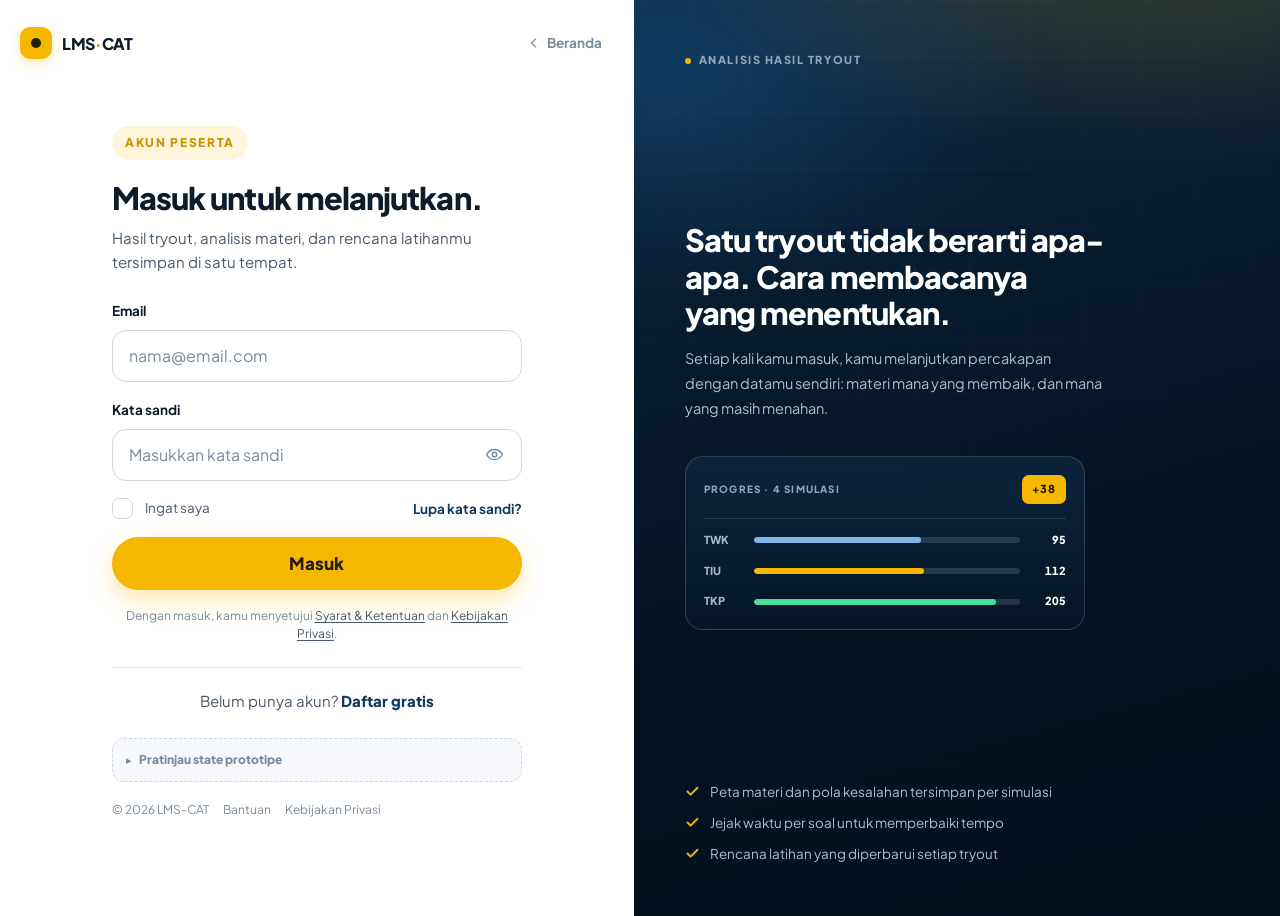
<file: login/index.html>
<!DOCTYPE html>
<html lang="id">
<head>
<meta charset="utf-8">
<meta name="viewport" content="width=device-width, initial-scale=1">
<title>Masuk · LMS-CAT</title>
<meta name="description" content="Masuk ke akun LMS-CAT untuk melanjutkan simulasi dan melihat analisis hasil tryout.">
<meta name="theme-color" content="#FAF8F1">
<link rel="stylesheet" href="../assets/fonts.css">
<link rel="stylesheet" href="../assets/tokens.css">
<link rel="stylesheet" href="../assets/base.css">
<style>
.auth{display:grid;grid-template-columns:minmax(0,1fr) minmax(0,1.02fr);min-height:100dvh}

/* ---------------- kolom form ---------------- */
.auth__form{display:flex;flex-direction:column;padding:24px var(--gutter) 32px;background:var(--white)}
.auth__top{display:flex;align-items:center;justify-content:space-between;gap:12px}
.back{
  display:inline-flex;align-items:center;gap:6px;font-size:var(--text-sm);font-weight:700;
  color:var(--muted);padding:8px 12px;border-radius:var(--r-pill);
}
.back:hover{color:var(--ink);background:var(--cream)}

.auth__body{
  flex:1;display:flex;flex-direction:column;justify-content:center;
  width:100%;max-width:410px;margin-inline:auto;padding-block:clamp(2rem,7vh,4rem);
}
.auth h1{font-size:clamp(1.6rem,2.4vw,2rem);letter-spacing:-.03em;line-height:1.15;margin-top:20px}
.auth__sub{margin-top:10px;color:var(--body);font-size:15px;line-height:1.6}

.form{margin-top:26px;display:grid;gap:17px}
.form__row{display:flex;align-items:center;justify-content:space-between;gap:12px;flex-wrap:wrap}
.form__link{font-size:var(--text-sm);font-weight:700;color:var(--navy-700)}
.form__link:hover{text-decoration:underline;text-underline-offset:3px}

.alert{display:flex;gap:10px;padding:13px 15px;border-radius:var(--r-sm);font-size:var(--text-sm);line-height:1.5;font-weight:600;border:1px solid}
.alert--error{background:var(--red-100);border-color:#F0C9C9;color:#8E2318}
.alert--ok{background:var(--green-100);border-color:#BFE3D3;color:#0A5F42}
.alert svg{flex:none;margin-top:2px}

.auth__alt{margin-top:24px;padding-top:20px;border-top:1px solid var(--line);font-size:15px;color:var(--body);text-align:center}
.auth__alt a{font-weight:800;color:var(--navy-700)}
.auth__alt a:hover{text-decoration:underline;text-underline-offset:3px}

.auth__foot{font-size:var(--text-xs);color:var(--muted);padding-top:18px;display:flex;gap:14px;flex-wrap:wrap}
.auth__foot a:hover{color:var(--ink);text-decoration:underline}

/* ---------------- kolom visual ---------------- */
.auth__visual{
  position:relative;overflow:hidden;display:flex;flex-direction:column;justify-content:space-between;
  padding:clamp(2rem,4vw,3.5rem);
  background:linear-gradient(165deg,var(--navy-800) 0%,var(--navy-950) 62%,#03101C 100%);
  color:var(--text-invert);
}
.auth__visual::before{
  content:"";position:absolute;inset:0;pointer-events:none;
  background:
    radial-gradient(800px 420px at 82% -10%,rgba(245,183,0,.22),transparent 62%),
    radial-gradient(620px 380px at 6% 8%,rgba(35,120,190,.28),transparent 60%);
}
.auth__visual::after{
  content:"";position:absolute;inset:0;pointer-events:none;opacity:.45;
  background-image:linear-gradient(rgba(255,255,255,.05) 1px,transparent 1px),
                   linear-gradient(90deg,rgba(255,255,255,.05) 1px,transparent 1px);
  background-size:56px 56px;
  -webkit-mask-image:radial-gradient(110% 80% at 40% 10%,#000 20%,transparent 76%);
  mask-image:radial-gradient(110% 80% at 40% 10%,#000 20%,transparent 76%);
}
.auth__visual > *{position:relative;z-index:1}
.vis__top{display:flex;align-items:center;gap:8px;font-size:11px;font-weight:800;letter-spacing:.14em;text-transform:uppercase;color:#8FA6BC}
.vis__top i{width:6px;height:6px;border-radius:50%;background:var(--gold-500)}
.vis__mid{max-width:420px}
.vis__mid h2{font-size:clamp(1.5rem,2.4vw,2rem);line-height:1.2;letter-spacing:-.03em;color:#fff}
.vis__mid p{margin-top:14px;color:var(--text-invert-2);font-size:14.5px;line-height:1.7;max-width:38ch}

.vcard{
  margin-top:clamp(1.5rem,3.5vw,2.25rem);max-width:400px;
  background:linear-gradient(180deg,rgba(12,38,63,.9),rgba(5,22,40,.86));
  border:1px solid rgba(255,255,255,.16);border-radius:var(--r-md);padding:18px;
  -webkit-backdrop-filter:blur(10px);backdrop-filter:blur(10px);
}
.vcard__head{display:flex;align-items:center;justify-content:space-between;gap:10px;padding-bottom:14px;border-bottom:1px solid rgba(255,255,255,.13)}
.vcard__id{font-size:10px;font-weight:800;letter-spacing:.12em;text-transform:uppercase;color:#8FA6BC}
.vrow{display:grid;grid-template-columns:40px 1fr 36px;align-items:center;gap:10px;padding-top:12px}
.vrow span:first-child{font-size:11px;font-weight:800;color:#9FB6CB}
.vrow span:last-child{font-size:11px;font-weight:800;color:#fff;text-align:right;font-variant-numeric:tabular-nums}
.vbar{height:6px;border-radius:99px;background:rgba(255,255,255,.13);overflow:hidden}
.vbar i{display:block;height:100%;border-radius:99px;background:var(--gold-500)}
.vbar i.b2{background:#7FB4E8}
.vbar i.b3{background:#4ADE9B}
.vis__bottom{display:grid;gap:10px}
.vpoint{display:flex;gap:10px;align-items:flex-start;font-size:13.5px;color:var(--text-invert-2);line-height:1.55}
.vpoint svg{flex:none;margin-top:2px;color:var(--gold-500)}

@media (max-width:980px){
  .auth{grid-template-columns:1fr}
  .auth__visual{display:none}
  .auth__foot{justify-content:center}
}

/* pratinjau state */
.devstates{margin-top:24px;border:1px dashed var(--line-strong);border-radius:var(--r-sm);background:var(--cream);font-size:var(--text-xs)}
.devstates summary{padding:11px 13px;cursor:pointer;font-weight:800;color:var(--muted);display:flex;align-items:center;gap:8px;list-style:none}
.devstates summary::-webkit-details-marker{display:none}
.devstates summary::before{content:"▸";font-size:10px;color:var(--muted)}
.devstates[open] summary::before{content:"▾"}
.devstates__body{padding:0 13px 13px;display:flex;flex-wrap:wrap;gap:6px}
.devstates__body button{
  padding:6px 10px;border-radius:7px;border:1px solid var(--line-strong);background:var(--white);
  font-size:10.5px;font-weight:800;color:var(--body);letter-spacing:.02em;
}
.devstates__body button:hover{background:var(--navy-900);color:#fff;border-color:var(--navy-900)}
</style>
</head>
<body>
<div class="auth">

  <!-- ================= FORM ================= -->
  <div class="auth__form">
    <div class="auth__top">
      <a class="brand" href="../landing-page/index.html" aria-label="LMS-CAT, kembali ke beranda">
        <span class="brand__mark" aria-hidden="true"></span>
        <span class="brand__name">LMS<i>·</i>CAT</span>
      </a>
      <a class="back" href="../landing-page/index.html">
        <svg width="14" height="14" viewBox="0 0 24 24" fill="none" aria-hidden="true"><path d="M15 5l-7 7 7 7" stroke="currentColor" stroke-width="2.2" stroke-linecap="round" stroke-linejoin="round"/></svg>
        Beranda
      </a>
    </div>

    <div class="auth__body">
      <div>
        <span class="eyebrow">Akun peserta</span>
        <h1>Masuk untuk melanjutkan.</h1>
        <p class="auth__sub">Hasil tryout, analisis materi, dan rencana latihanmu tersimpan di satu tempat.</p>
      </div>

      <div class="alert alert--error" id="formAlert" role="alert" hidden>
        <svg width="17" height="17" viewBox="0 0 24 24" fill="none" aria-hidden="true"><circle cx="12" cy="12" r="9" stroke="currentColor" stroke-width="2"/><path d="M12 7.5v5M12 16v.2" stroke="currentColor" stroke-width="2.2" stroke-linecap="round"/></svg>
        <span id="formAlertText">Email atau kata sandi tidak cocok. Periksa kembali.</span>
      </div>
      <div class="alert alert--ok" id="formOk" role="status" hidden>
        <svg width="17" height="17" viewBox="0 0 24 24" fill="none" aria-hidden="true"><circle cx="12" cy="12" r="9" stroke="currentColor" stroke-width="2"/><path d="M8 12.3l2.7 2.7 5.3-6" stroke="currentColor" stroke-width="2.2" stroke-linecap="round" stroke-linejoin="round"/></svg>
        <span>Berhasil masuk. Mengalihkan ke beranda akun…</span>
      </div>

      <form class="form" id="loginForm" novalidate>
        <div class="field" id="f-email">
          <label class="label" for="email">Email</label>
          <input class="input" type="email" id="email" name="email" inputmode="email" autocomplete="email" placeholder="nama@email.com" aria-describedby="err-email" required>
          <p class="msg msg--error" id="err-email" hidden>
            <svg width="12" height="12" viewBox="0 0 16 16" fill="none" aria-hidden="true"><circle cx="8" cy="8" r="6.4" stroke="currentColor" stroke-width="1.6"/><path d="M8 4.8v3.8M8 11v.2" stroke="currentColor" stroke-width="1.8" stroke-linecap="round"/></svg>
            <span>Masukkan alamat email yang valid.</span>
          </p>
        </div>

        <div class="field" id="f-password">
          <label class="label" for="password">Kata sandi</label>
          <div class="input-group">
            <input class="input" type="password" id="password" name="password" autocomplete="current-password" placeholder="Masukkan kata sandi" aria-describedby="err-password" required>
            <button class="input-action" type="button" id="pwToggle" aria-label="Tampilkan kata sandi" aria-pressed="false">
              <svg id="eyeOn" width="19" height="19" viewBox="0 0 24 24" fill="none" aria-hidden="true"><path d="M2 12s3.6-6.4 10-6.4S22 12 22 12s-3.6 6.4-10 6.4S2 12 2 12Z" stroke="currentColor" stroke-width="1.8" stroke-linejoin="round"/><circle cx="12" cy="12" r="2.8" stroke="currentColor" stroke-width="1.8"/></svg>
              <svg id="eyeOff" width="19" height="19" viewBox="0 0 24 24" fill="none" aria-hidden="true" hidden><path d="M3 12s3.6-6.4 9-6.4c1.5 0 2.9.6 4.1 1.4M21 12s-3.6 6.4-9 6.4c-1.5 0-2.9-.6-4.1-1.4" stroke="currentColor" stroke-width="1.8" stroke-linecap="round"/><path d="M4 4l16 16" stroke="currentColor" stroke-width="1.8" stroke-linecap="round"/></svg>
            </button>
          </div>
          <p class="msg msg--error" id="err-password" hidden>
            <svg width="12" height="12" viewBox="0 0 16 16" fill="none" aria-hidden="true"><circle cx="8" cy="8" r="6.4" stroke="currentColor" stroke-width="1.6"/><path d="M8 4.8v3.8M8 11v.2" stroke="currentColor" stroke-width="1.8" stroke-linecap="round"/></svg>
            <span>Kata sandi minimal 8 karakter.</span>
          </p>
        </div>

        <div class="form__row">
          <label class="check">
            <input type="checkbox" name="remember" id="remember">
            <span>Ingat saya</span>
          </label>
          <a class="form__link" href="#">Lupa kata sandi?</a>
        </div>

        <button class="btn btn--block" type="submit" id="submitBtn">Masuk</button>

        <p class="hint" style="text-align:center">
          Dengan masuk, kamu menyetujui
          <a href="#" style="color:var(--body);text-decoration:underline;text-underline-offset:2px">Syarat &amp; Ketentuan</a>
          dan
          <a href="#" style="color:var(--body);text-decoration:underline;text-underline-offset:2px">Kebijakan Privasi</a>.
        </p>
      </form>

      <p class="auth__alt">Belum punya akun? <a href="../register/index.html">Daftar gratis</a></p>

      <details class="devstates">
        <summary>Pratinjau state prototipe</summary>
        <div class="devstates__body">
          <button type="button" data-state="default">Default</button>
          <button type="button" data-state="invalid">Error validasi</button>
          <button type="button" data-state="credential">Kredensial salah</button>
          <button type="button" data-state="loading">Loading</button>
          <button type="button" data-state="success">Sukses</button>
        </div>
      </details>

      <div class="auth__foot">
        <span>© 2026 LMS-CAT</span>
        <a href="#">Bantuan</a>
        <a href="#">Kebijakan Privasi</a>
      </div>
    </div>
  </div>

  <!-- ================= VISUAL ================= -->
  <aside class="auth__visual" aria-hidden="true">
    <div class="vis__top"><i></i> Analisis hasil tryout</div>

    <div class="vis__mid">
      <h2>Satu tryout tidak berarti apa-apa. Cara membacanya yang menentukan.</h2>
      <p>Setiap kali kamu masuk, kamu melanjutkan percakapan dengan datamu sendiri: materi mana yang membaik, dan mana yang masih menahan.</p>

      <div class="vcard">
        <div class="vcard__head">
          <span class="vcard__id">Progres · 4 simulasi</span>
          <span class="badge badge--gold">+38</span>
        </div>
        <div class="vrow"><span>TWK</span><span class="vbar"><i class="b2" style="width:63%"></i></span><span>95</span></div>
        <div class="vrow"><span>TIU</span><span class="vbar"><i style="width:64%"></i></span><span>112</span></div>
        <div class="vrow"><span>TKP</span><span class="vbar"><i class="b3" style="width:91%"></i></span><span>205</span></div>
      </div>
    </div>

    <div class="vis__bottom">
      <div class="vpoint">
        <svg width="15" height="15" viewBox="0 0 24 24" fill="none"><path d="M20 6L9 17l-5-5" stroke="currentColor" stroke-width="3" stroke-linecap="round" stroke-linejoin="round"/></svg>
        <span>Peta materi dan pola kesalahan tersimpan per simulasi</span>
      </div>
      <div class="vpoint">
        <svg width="15" height="15" viewBox="0 0 24 24" fill="none"><path d="M20 6L9 17l-5-5" stroke="currentColor" stroke-width="3" stroke-linecap="round" stroke-linejoin="round"/></svg>
        <span>Jejak waktu per soal untuk memperbaiki tempo</span>
      </div>
      <div class="vpoint">
        <svg width="15" height="15" viewBox="0 0 24 24" fill="none"><path d="M20 6L9 17l-5-5" stroke="currentColor" stroke-width="3" stroke-linecap="round" stroke-linejoin="round"/></svg>
        <span>Rencana latihan yang diperbarui setiap tryout</span>
      </div>
    </div>
  </aside>

</div>

<script>
(function () {
  "use strict";

  var form = document.getElementById("loginForm");
  var email = document.getElementById("email");
  var password = document.getElementById("password");
  var fEmail = document.getElementById("f-email");
  var fPass = document.getElementById("f-password");
  var eEmail = document.getElementById("err-email");
  var ePass = document.getElementById("err-password");
  var alertBox = document.getElementById("formAlert");
  var alertText = document.getElementById("formAlertText");
  var okBox = document.getElementById("formOk");
  var submitBtn = document.getElementById("submitBtn");

  var toggle = document.getElementById("pwToggle");
  var eyeOn = document.getElementById("eyeOn");
  var eyeOff = document.getElementById("eyeOff");
  toggle.addEventListener("click", function () {
    var shown = password.type === "text";
    password.type = shown ? "password" : "text";
    toggle.setAttribute("aria-pressed", String(!shown));
    toggle.setAttribute("aria-label", shown ? "Tampilkan kata sandi" : "Sembunyikan kata sandi");
    eyeOn.hidden = !shown;
    eyeOff.hidden = shown;
    password.focus();
  });

  function setError(field, errEl, on, message) {
    field.classList.toggle("field--error", on);
    errEl.hidden = !on;
    field.querySelector(".input").setAttribute("aria-invalid", String(on));
    if (message) errEl.querySelector("span").textContent = message;
  }
  function validEmail(v) { return /^[^\s@]+@[^\s@]+\.[^\s@]{2,}$/.test(v); }

  function validate(show) {
    var ok = true;
    if (!validEmail(email.value.trim())) {
      ok = false;
      if (show) setError(fEmail, eEmail, true, email.value.trim() === "" ? "Email belum diisi." : "Format email belum benar. Contoh: nama@email.com");
    } else setError(fEmail, eEmail, false);

    if (password.value.length < 8) {
      ok = false;
      if (show) setError(fPass, ePass, true, password.value === "" ? "Kata sandi belum diisi." : "Kata sandi minimal 8 karakter.");
    } else setError(fPass, ePass, false);
    return ok;
  }

  email.addEventListener("blur", function () { if (email.value) validate(true); });
  password.addEventListener("blur", function () { if (password.value) validate(true); });
  email.addEventListener("input", function () { if (fEmail.classList.contains("field--error")) validate(true); });
  password.addEventListener("input", function () { if (fPass.classList.contains("field--error")) validate(true); });

  var timer = null;
  form.addEventListener("submit", function (e) {
    e.preventDefault();
    okBox.hidden = true;
    alertBox.hidden = true;
    if (!validate(true)) {
      var firstError = form.querySelector(".field--error .input");
      if (firstError) firstError.focus();
      return;
    }
    submitBtn.classList.add("is-loading");
    submitBtn.disabled = true;
    submitBtn.setAttribute("aria-busy", "true");
    clearTimeout(timer);
    timer = setTimeout(function () {
      submitBtn.classList.remove("is-loading");
      submitBtn.disabled = false;
      submitBtn.removeAttribute("aria-busy");
      okBox.hidden = false;
    }, 1400);
  });

  document.querySelectorAll(".devstates__body button").forEach(function (btn) {
    btn.addEventListener("click", function () {
      var s = btn.getAttribute("data-state");
      alertBox.hidden = true;
      okBox.hidden = true;
      submitBtn.classList.remove("is-loading");
      submitBtn.disabled = false;
      setError(fEmail, eEmail, false);
      setError(fPass, ePass, false);

      if (s === "invalid") {
        email.value = "nama@";
        password.value = "123";
        validate(true);
      } else if (s === "credential") {
        email.value = "peserta@email.com";
        password.value = "salahsekali";
        alertText.textContent = "Email atau kata sandi tidak cocok. Periksa kembali.";
        alertBox.hidden = false;
      } else if (s === "loading") {
        email.value = "peserta@email.com";
        password.value = "rahasia123";
        submitBtn.classList.add("is-loading");
        submitBtn.disabled = true;
      } else if (s === "success") {
        email.value = "peserta@email.com";
        password.value = "rahasia123";
        okBox.hidden = false;
      } else {
        email.value = "";
        password.value = "";
      }
    });
  });
})();
</script>
</body>
</html>
</file>
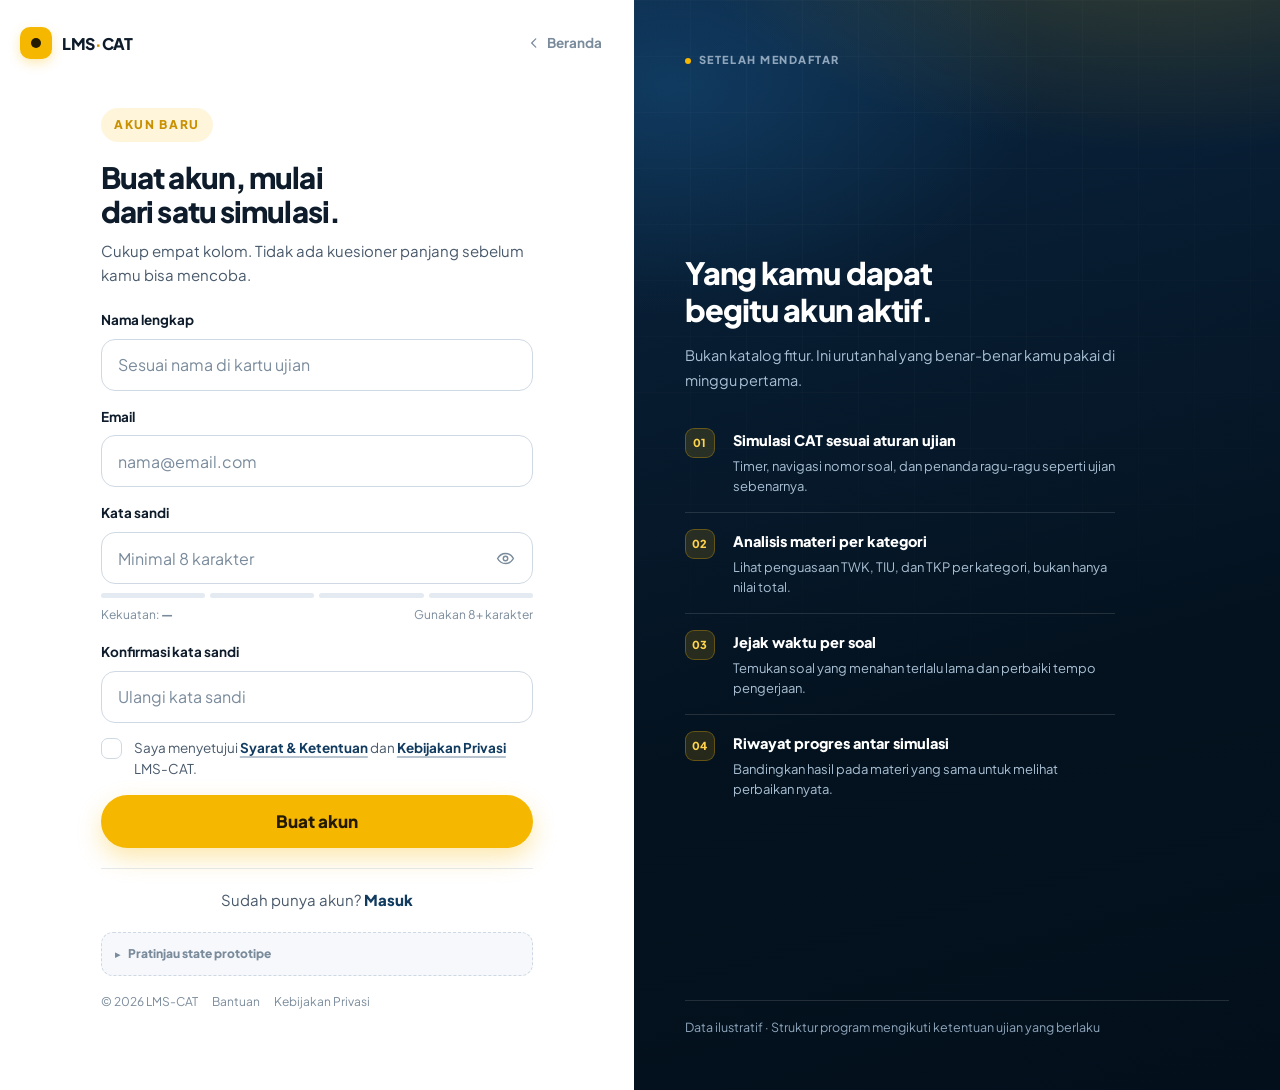
<file: register/index.html>
<!DOCTYPE html>
<html lang="id">
<head>
<meta charset="utf-8">
<meta name="viewport" content="width=device-width, initial-scale=1">
<title>Daftar · LMS-CAT</title>
<meta name="description" content="Buat akun LMS-CAT dan mulai simulasi CAT pertama dengan analisis hasil per materi dan waktu.">
<meta name="theme-color" content="#FAF8F1">
<link rel="stylesheet" href="../assets/fonts.css">
<link rel="stylesheet" href="../assets/tokens.css">
<link rel="stylesheet" href="../assets/base.css">
<style>
.auth{display:grid;grid-template-columns:minmax(0,1fr) minmax(0,1.02fr);min-height:100dvh}

.auth__form{display:flex;flex-direction:column;padding:24px var(--gutter) 32px;background:var(--white)}
.auth__top{display:flex;align-items:center;justify-content:space-between;gap:12px}
.back{display:inline-flex;align-items:center;gap:6px;font-size:var(--text-sm);font-weight:700;color:var(--muted);padding:8px 12px;border-radius:var(--r-pill)}
.back:hover{color:var(--ink);background:var(--cream)}

.auth__body{flex:1;display:flex;flex-direction:column;justify-content:center;width:100%;max-width:432px;margin-inline:auto;padding-block:clamp(1.5rem,5vh,3rem)}
.auth h1{font-size:clamp(1.55rem,2.3vw,1.9rem);letter-spacing:-.03em;line-height:1.16;margin-top:18px}
.auth__sub{margin-top:10px;color:var(--body);font-size:15px;line-height:1.6}

.form{margin-top:22px;display:grid;gap:15px}

.alert{display:flex;gap:10px;padding:13px 15px;border-radius:var(--r-sm);font-size:var(--text-sm);line-height:1.5;font-weight:600;border:1px solid}
.alert--error{background:var(--red-100);border-color:#F0C9C9;color:#8E2318}
.alert svg{flex:none;margin-top:2px}

/* kekuatan sandi */
.strength{display:grid;gap:7px;margin-top:2px}
.strength__bars{display:grid;grid-template-columns:repeat(4,1fr);gap:5px}
.strength__bars i{height:5px;border-radius:99px;background:var(--line);transition:background-color var(--dur-1)}
.strength__meta{display:flex;align-items:center;justify-content:space-between;gap:10px;font-size:var(--text-xs);color:var(--muted)}
.strength__label{font-weight:800}
.strength[data-score="1"] .strength__bars i:nth-child(-n+1){background:var(--red-500)}
.strength[data-score="2"] .strength__bars i:nth-child(-n+2){background:var(--gold-500)}
.strength[data-score="3"] .strength__bars i:nth-child(-n+3){background:#7FBF3F}
.strength[data-score="4"] .strength__bars i{background:var(--green-500)}
.strength[data-score="1"] .strength__label{color:var(--red-600)}
.strength[data-score="2"] .strength__label{color:var(--amber-600)}
.strength[data-score="3"] .strength__label{color:#5C8F22}
.strength[data-score="4"] .strength__label{color:var(--green-600)}

.match{display:flex;align-items:center;gap:5px;font-size:var(--text-xs);font-weight:800;color:var(--green-600)}

.auth__alt{margin-top:20px;padding-top:18px;border-top:1px solid var(--line);font-size:15px;color:var(--body);text-align:center}
.auth__alt a{font-weight:800;color:var(--navy-700)}
.auth__alt a:hover{text-decoration:underline;text-underline-offset:3px}

.auth__foot{font-size:var(--text-xs);color:var(--muted);padding-top:16px;display:flex;gap:14px;flex-wrap:wrap}
.auth__foot a:hover{color:var(--ink);text-decoration:underline}

/* visual */
.auth__visual{
  position:relative;overflow:hidden;display:flex;flex-direction:column;justify-content:space-between;
  padding:clamp(2rem,4vw,3.5rem);
  background:linear-gradient(165deg,var(--navy-800) 0%,var(--navy-950) 62%,#03101C 100%);
  color:var(--text-invert);
}
.auth__visual::before{
  content:"";position:absolute;inset:0;pointer-events:none;
  background:
    radial-gradient(800px 420px at 82% -10%,rgba(245,183,0,.22),transparent 62%),
    radial-gradient(620px 380px at 6% 8%,rgba(35,120,190,.28),transparent 60%);
}
.auth__visual::after{
  content:"";position:absolute;inset:0;pointer-events:none;opacity:.45;
  background-image:linear-gradient(rgba(255,255,255,.05) 1px,transparent 1px),linear-gradient(90deg,rgba(255,255,255,.05) 1px,transparent 1px);
  background-size:56px 56px;
  -webkit-mask-image:radial-gradient(110% 80% at 40% 10%,#000 20%,transparent 76%);
  mask-image:radial-gradient(110% 80% at 40% 10%,#000 20%,transparent 76%);
}
.auth__visual > *{position:relative;z-index:1}
.vis__top{display:flex;align-items:center;gap:8px;font-size:11px;font-weight:800;letter-spacing:.14em;text-transform:uppercase;color:#8FA6BC}
.vis__top i{width:6px;height:6px;border-radius:50%;background:var(--gold-500)}
.vis__mid{max-width:430px}
.vis__mid h2{font-size:clamp(1.5rem,2.4vw,2rem);line-height:1.2;letter-spacing:-.03em;color:#fff}
.vis__mid p{margin-top:14px;color:var(--text-invert-2);font-size:14.5px;line-height:1.7;max-width:40ch}

.benefits{margin-top:clamp(1.5rem,3.5vw,2.25rem);display:grid;max-width:430px}
.benefit{display:grid;grid-template-columns:34px 1fr;gap:14px;padding-block:16px;border-top:1px solid rgba(255,255,255,.12);align-items:start}
.benefit:first-child{border-top:0;padding-top:0}
.benefit__n{display:grid;place-items:center;width:30px;height:30px;border-radius:9px;background:rgba(245,183,0,.14);border:1px solid rgba(245,183,0,.3);color:var(--gold-400);font-size:11px;font-weight:800}
.benefit__t{font-size:14.5px;font-weight:800;color:#fff}
.benefit__d{font-size:13px;color:var(--text-invert-2);margin-top:3px;line-height:1.55}

.vis__bottom{font-size:12.5px;color:var(--text-invert-3);border-top:1px solid rgba(255,255,255,.12);padding-top:16px}

@media (max-width:980px){
  .auth{grid-template-columns:1fr}
  .auth__visual{display:none}
  .auth__foot{justify-content:center}
}

/* sukses */
.success{text-align:center;padding-block:var(--sp-5)}
.success__mark{
  width:66px;height:66px;margin:0 auto 20px;border-radius:50%;display:grid;place-items:center;
  background:var(--gold-500);color:var(--brand-fg);box-shadow:0 0 0 8px var(--gold-100);
}
.success h1{margin-top:14px}
.success p{margin-top:10px;color:var(--body);font-size:15px}
.success__next{margin-top:22px;display:grid;gap:10px;text-align:left}
.success__next div{display:flex;gap:10px;align-items:flex-start;font-size:13.5px;color:var(--ink);padding:12px 14px;background:var(--cream);border:1px solid var(--line);border-radius:var(--r-sm);line-height:1.5}
.success__next svg{flex:none;margin-top:2px;color:var(--green-500)}
.success .btn{margin-top:22px}

/* pratinjau state */
.devstates{margin-top:20px;border:1px dashed var(--line-strong);border-radius:var(--r-sm);background:var(--cream);font-size:var(--text-xs)}
.devstates summary{padding:11px 13px;cursor:pointer;font-weight:800;color:var(--muted);display:flex;align-items:center;gap:8px;list-style:none}
.devstates summary::-webkit-details-marker{display:none}
.devstates summary::before{content:"▸";font-size:10px;color:var(--muted)}
.devstates[open] summary::before{content:"▾"}
.devstates__body{padding:0 13px 13px;display:flex;flex-wrap:wrap;gap:6px}
.devstates__body button{padding:6px 10px;border-radius:7px;border:1px solid var(--line-strong);background:var(--white);font-size:10.5px;font-weight:800;color:var(--body)}
.devstates__body button:hover{background:var(--navy-900);color:#fff;border-color:var(--navy-900)}
</style>
</head>
<body>
<div class="auth">

  <!-- ================= FORM ================= -->
  <div class="auth__form">
    <div class="auth__top">
      <a class="brand" href="../landing-page/index.html" aria-label="LMS-CAT, kembali ke beranda">
        <span class="brand__mark" aria-hidden="true"></span>
        <span class="brand__name">LMS<i>·</i>CAT</span>
      </a>
      <a class="back" href="../landing-page/index.html">
        <svg width="14" height="14" viewBox="0 0 24 24" fill="none" aria-hidden="true"><path d="M15 5l-7 7 7 7" stroke="currentColor" stroke-width="2.2" stroke-linecap="round" stroke-linejoin="round"/></svg>
        Beranda
      </a>
    </div>

    <div class="auth__body">
      <!-- ---------------- FORM ---------------- -->
      <div id="formWrap">
        <div>
          <span class="eyebrow">Akun baru</span>
          <h1>Buat akun, mulai dari satu simulasi.</h1>
          <p class="auth__sub">Cukup empat kolom. Tidak ada kuesioner panjang sebelum kamu bisa mencoba.</p>
        </div>

        <div class="alert alert--error" id="formAlert" role="alert" hidden>
          <svg width="17" height="17" viewBox="0 0 24 24" fill="none" aria-hidden="true"><circle cx="12" cy="12" r="9" stroke="currentColor" stroke-width="2"/><path d="M12 7.5v5M12 16v.2" stroke="currentColor" stroke-width="2.2" stroke-linecap="round"/></svg>
          <span id="formAlertText">Periksa kembali data yang ditandai.</span>
        </div>

        <form class="form" id="regForm" novalidate>
          <div class="field" id="f-name">
            <label class="label" for="name">Nama lengkap</label>
            <input class="input" type="text" id="name" name="name" autocomplete="name" placeholder="Sesuai nama di kartu ujian" aria-describedby="err-name" required>
            <p class="msg msg--error" id="err-name" hidden>
              <svg width="12" height="12" viewBox="0 0 16 16" fill="none" aria-hidden="true"><circle cx="8" cy="8" r="6.4" stroke="currentColor" stroke-width="1.6"/><path d="M8 4.8v3.8M8 11v.2" stroke="currentColor" stroke-width="1.8" stroke-linecap="round"/></svg>
              <span>Nama minimal 3 karakter.</span>
            </p>
          </div>

          <div class="field" id="f-email">
            <label class="label" for="email">Email</label>
            <input class="input" type="email" id="email" name="email" inputmode="email" autocomplete="email" placeholder="nama@email.com" aria-describedby="err-email" required>
            <p class="msg msg--error" id="err-email" hidden>
              <svg width="12" height="12" viewBox="0 0 16 16" fill="none" aria-hidden="true"><circle cx="8" cy="8" r="6.4" stroke="currentColor" stroke-width="1.6"/><path d="M8 4.8v3.8M8 11v.2" stroke="currentColor" stroke-width="1.8" stroke-linecap="round"/></svg>
              <span>Masukkan alamat email yang valid.</span>
            </p>
          </div>

          <div class="field" id="f-password">
            <label class="label" for="password">Kata sandi</label>
            <div class="input-group">
              <input class="input" type="password" id="password" name="password" autocomplete="new-password" placeholder="Minimal 8 karakter" aria-describedby="strengthMsg err-password" required>
              <button class="input-action" type="button" id="pwToggle" aria-label="Tampilkan kata sandi" aria-pressed="false">
                <svg id="eyeOn" width="19" height="19" viewBox="0 0 24 24" fill="none" aria-hidden="true"><path d="M2 12s3.6-6.4 10-6.4S22 12 22 12s-3.6 6.4-10 6.4S2 12 2 12Z" stroke="currentColor" stroke-width="1.8" stroke-linejoin="round"/><circle cx="12" cy="12" r="2.8" stroke="currentColor" stroke-width="1.8"/></svg>
                <svg id="eyeOff" width="19" height="19" viewBox="0 0 24 24" fill="none" aria-hidden="true" hidden><path d="M3 12s3.6-6.4 9-6.4c1.5 0 2.9.6 4.1 1.4M21 12s-3.6 6.4-9 6.4c-1.5 0-2.9-.6-4.1-1.4" stroke="currentColor" stroke-width="1.8" stroke-linecap="round"/><path d="M4 4l16 16" stroke="currentColor" stroke-width="1.8" stroke-linecap="round"/></svg>
              </button>
            </div>

            <div class="strength" id="strength" data-score="0" aria-hidden="true">
              <div class="strength__bars"><i></i><i></i><i></i><i></i></div>
              <div class="strength__meta">
                <span>Kekuatan: <span class="strength__label" id="strengthLabel">—</span></span>
                <span id="strengthHint">Gunakan 8+ karakter</span>
              </div>
            </div>
            <p class="sr-only" id="strengthMsg" aria-live="polite"></p>

            <p class="msg msg--error" id="err-password" hidden>
              <svg width="12" height="12" viewBox="0 0 16 16" fill="none" aria-hidden="true"><circle cx="8" cy="8" r="6.4" stroke="currentColor" stroke-width="1.6"/><path d="M8 4.8v3.8M8 11v.2" stroke="currentColor" stroke-width="1.8" stroke-linecap="round"/></svg>
              <span>Kata sandi minimal 8 karakter.</span>
            </p>
          </div>

          <div class="field" id="f-confirm">
            <label class="label" for="confirm">Konfirmasi kata sandi</label>
            <input class="input" type="password" id="confirm" name="confirm" autocomplete="new-password" placeholder="Ulangi kata sandi" aria-describedby="err-confirm ok-confirm" required>
            <p class="match" id="ok-confirm" hidden>
              <svg width="12" height="12" viewBox="0 0 24 24" fill="none" aria-hidden="true"><path d="M20 6L9 17l-5-5" stroke="currentColor" stroke-width="3" stroke-linecap="round" stroke-linejoin="round"/></svg>
              Kata sandi cocok
            </p>
            <p class="msg msg--error" id="err-confirm" hidden>
              <svg width="12" height="12" viewBox="0 0 16 16" fill="none" aria-hidden="true"><circle cx="8" cy="8" r="6.4" stroke="currentColor" stroke-width="1.6"/><path d="M8 4.8v3.8M8 11v.2" stroke="currentColor" stroke-width="1.8" stroke-linecap="round"/></svg>
              <span>Konfirmasi belum sama dengan kata sandi.</span>
            </p>
          </div>

          <div class="field" id="f-terms">
            <label class="check">
              <input type="checkbox" id="terms" name="terms">
              <span>Saya menyetujui <a href="#" class="link" style="font-size:inherit">Syarat &amp; Ketentuan</a> dan <a href="#" class="link" style="font-size:inherit">Kebijakan Privasi</a> LMS-CAT.</span>
            </label>
            <p class="msg msg--error" id="err-terms" hidden>
              <svg width="12" height="12" viewBox="0 0 16 16" fill="none" aria-hidden="true"><circle cx="8" cy="8" r="6.4" stroke="currentColor" stroke-width="1.6"/><path d="M8 4.8v3.8M8 11v.2" stroke="currentColor" stroke-width="1.8" stroke-linecap="round"/></svg>
              <span>Persetujuan diperlukan untuk melanjutkan.</span>
            </p>
          </div>

          <button class="btn btn--block" type="submit" id="submitBtn">Buat akun</button>
        </form>

        <p class="auth__alt">Sudah punya akun? <a href="../login/index.html">Masuk</a></p>

        <details class="devstates">
          <summary>Pratinjau state prototipe</summary>
          <div class="devstates__body">
            <button type="button" data-state="default">Default</button>
            <button type="button" data-state="invalid">Error validasi</button>
            <button type="button" data-state="loading">Loading</button>
            <button type="button" data-state="success">Sukses</button>
          </div>
        </details>

        <div class="auth__foot">
          <span>© 2026 LMS-CAT</span>
          <a href="#">Bantuan</a>
          <a href="#">Kebijakan Privasi</a>
        </div>
      </div>

      <!-- ---------------- SUKSES ---------------- -->
      <div class="success" id="successWrap" hidden>
        <div class="success__mark">
          <svg width="30" height="30" viewBox="0 0 24 24" fill="none" aria-hidden="true"><path d="M4 12.5 9.5 18 20 6.5" stroke="currentColor" stroke-width="2.8" stroke-linecap="round" stroke-linejoin="round"/></svg>
        </div>
        <span class="eyebrow">Akun dibuat</span>
        <h1>Selamat, akunmu siap.</h1>
        <p>Langkah berikutnya: pilih simulasi pertama. Analisis akan tersedia tepat setelah kamu selesai mengerjakan.</p>

        <div class="success__next">
          <div><svg width="15" height="15" viewBox="0 0 24 24" fill="none"><path d="M20 6L9 17l-5-5" stroke="currentColor" stroke-width="3" stroke-linecap="round" stroke-linejoin="round"/></svg><span>Simulasi CAT dengan timer dan navigasi soal</span></div>
          <div><svg width="15" height="15" viewBox="0 0 24 24" fill="none"><path d="M20 6L9 17l-5-5" stroke="currentColor" stroke-width="3" stroke-linecap="round" stroke-linejoin="round"/></svg><span>Analisis materi dan jejak waktu setelah selesai</span></div>
          <div><svg width="15" height="15" viewBox="0 0 24 24" fill="none"><path d="M20 6L9 17l-5-5" stroke="currentColor" stroke-width="3" stroke-linecap="round" stroke-linejoin="round"/></svg><span>Rencana latihan yang bisa langsung dijalankan</span></div>
        </div>

        <a href="../exam-interface/index.html" class="btn btn--block">Mulai simulasi pertama</a>
        <p style="margin-top:12px;font-size:var(--text-xs);color:var(--muted)">Pada implementasi, tombol ini mengarah ke halaman pemilihan paket atau daftar simulasi.</p>
      </div>
    </div>
  </div>

  <!-- ================= VISUAL ================= -->
  <aside class="auth__visual" aria-hidden="true">
    <div class="vis__top"><i></i> Setelah mendaftar</div>

    <div class="vis__mid">
      <h2>Yang kamu dapat begitu akun aktif.</h2>
      <p>Bukan katalog fitur. Ini urutan hal yang benar-benar kamu pakai di minggu pertama.</p>

      <div class="benefits">
        <div class="benefit">
          <span class="benefit__n">01</span>
          <div><div class="benefit__t">Simulasi CAT sesuai aturan ujian</div><div class="benefit__d">Timer, navigasi nomor soal, dan penanda ragu-ragu seperti ujian sebenarnya.</div></div>
        </div>
        <div class="benefit">
          <span class="benefit__n">02</span>
          <div><div class="benefit__t">Analisis materi per kategori</div><div class="benefit__d">Lihat penguasaan TWK, TIU, dan TKP per kategori, bukan hanya nilai total.</div></div>
        </div>
        <div class="benefit">
          <span class="benefit__n">03</span>
          <div><div class="benefit__t">Jejak waktu per soal</div><div class="benefit__d">Temukan soal yang menahan terlalu lama dan perbaiki tempo pengerjaan.</div></div>
        </div>
        <div class="benefit">
          <span class="benefit__n">04</span>
          <div><div class="benefit__t">Riwayat progres antar simulasi</div><div class="benefit__d">Bandingkan hasil pada materi yang sama untuk melihat perbaikan nyata.</div></div>
        </div>
      </div>
    </div>

    <div class="vis__bottom">Data ilustratif · Struktur program mengikuti ketentuan ujian yang berlaku</div>
  </aside>

</div>

<script>
(function () {
  "use strict";

  var form = document.getElementById("regForm");
  var formWrap = document.getElementById("formWrap");
  var successWrap = document.getElementById("successWrap");
  var name = document.getElementById("name");
  var email = document.getElementById("email");
  var password = document.getElementById("password");
  var confirm = document.getElementById("confirm");
  var terms = document.getElementById("terms");
  var submitBtn = document.getElementById("submitBtn");
  var alertBox = document.getElementById("formAlert");

  var F = {
    name: document.getElementById("f-name"),
    email: document.getElementById("f-email"),
    password: document.getElementById("f-password"),
    confirm: document.getElementById("f-confirm"),
    terms: document.getElementById("f-terms")
  };
  var E = {
    name: document.getElementById("err-name"),
    email: document.getElementById("err-email"),
    password: document.getElementById("err-password"),
    confirm: document.getElementById("err-confirm"),
    terms: document.getElementById("err-terms")
  };

  var toggle = document.getElementById("pwToggle");
  var eyeOn = document.getElementById("eyeOn");
  var eyeOff = document.getElementById("eyeOff");
  toggle.addEventListener("click", function () {
    var shown = password.type === "text";
    password.type = shown ? "password" : "text";
    confirm.type = password.type;
    toggle.setAttribute("aria-pressed", String(!shown));
    toggle.setAttribute("aria-label", shown ? "Tampilkan kata sandi" : "Sembunyikan kata sandi");
    eyeOn.hidden = !shown;
    eyeOff.hidden = shown;
    password.focus();
  });

  var strength = document.getElementById("strength");
  var sLabel = document.getElementById("strengthLabel");
  var sHint = document.getElementById("strengthHint");
  var sMsg = document.getElementById("strengthMsg");
  var LABELS = ["—", "Lemah", "Sedang", "Kuat", "Sangat kuat"];
  var HINTS = ["Gunakan 8+ karakter", "Tambahkan angka atau simbol", "Hampir cukup", "Kata sandi kuat", "Kata sandi sangat kuat"];

  function scoreOf(v) {
    var s = 0;
    if (v.length >= 8) s++;
    if (v.length >= 12) s++;
    if (/[0-9]/.test(v) && /[a-zA-Z]/.test(v)) s++;
    if (/[^a-zA-Z0-9]/.test(v)) s++;
    if (v.length > 0 && v.length < 8) s = 1;
    return Math.min(s, 4);
  }
  function paintStrength() {
    var v = password.value;
    var s = v.length === 0 ? 0 : scoreOf(v);
    strength.setAttribute("data-score", String(s));
    sLabel.textContent = LABELS[s];
    sHint.textContent = HINTS[s];
    sMsg.textContent = v.length ? "Kekuatan kata sandi: " + LABELS[s] : "";
  }
  password.addEventListener("input", paintStrength);

  function setError(key, on, message) {
    F[key].classList.toggle("field--error", on);
    E[key].hidden = !on;
    if (message) E[key].querySelector("span").textContent = message;
    var input = F[key].querySelector(".input");
    if (input) input.setAttribute("aria-invalid", String(on));
  }
  function validEmail(v) { return /^[^\s@]+@[^\s@]+\.[^\s@]{2,}$/.test(v); }

  function validate(show) {
    var ok = true;

    if (name.value.trim().length < 3) {
      ok = false;
      if (show) setError("name", true, name.value.trim() === "" ? "Nama belum diisi." : "Nama minimal 3 karakter.");
    } else setError("name", false);

    if (!validEmail(email.value.trim())) {
      ok = false;
      if (show) setError("email", true, email.value.trim() === "" ? "Email belum diisi." : "Format email belum benar. Contoh: nama@email.com");
    } else setError("email", false);

    if (password.value.length < 8) {
      ok = false;
      if (show) setError("password", true, password.value === "" ? "Kata sandi belum diisi." : "Kata sandi minimal 8 karakter.");
    } else setError("password", false);

    var okConfirm = confirm.value === password.value && confirm.value.length >= 8;
    if (!okConfirm) {
      ok = false;
      if (show) setError("confirm", true, confirm.value === "" ? "Ulangi kata sandi di sini." : "Konfirmasi belum sama dengan kata sandi.");
    } else setError("confirm", false);

    if (!terms.checked) {
      ok = false;
      if (show) E.terms.hidden = false;
    } else {
      E.terms.hidden = true;
    }
    return ok;
  }

  ["name", "email", "password", "confirm"].forEach(function (k) {
    var el = document.getElementById(k);
    el.addEventListener("blur", function () { if (el.value) validate(true); });
    el.addEventListener("input", function () { if (F[k].classList.contains("field--error")) validate(true); });
  });
  confirm.addEventListener("input", function () {
    var ok = confirm.value.length >= 8 && confirm.value === password.value;
    document.getElementById("ok-confirm").hidden = !ok;
    if (ok) setError("confirm", false);
  });
  terms.addEventListener("change", function () { if (terms.checked) E.terms.hidden = true; });

  var timer = null;
  form.addEventListener("submit", function (e) {
    e.preventDefault();
    alertBox.hidden = true;
    if (!validate(true)) {
      var bad = form.querySelector(".field--error .input") || terms;
      bad.focus();
      return;
    }
    submitBtn.classList.add("is-loading");
    submitBtn.disabled = true;
    submitBtn.setAttribute("aria-busy", "true");
    clearTimeout(timer);
    timer = setTimeout(function () {
      submitBtn.classList.remove("is-loading");
      submitBtn.disabled = false;
      submitBtn.removeAttribute("aria-busy");
      formWrap.hidden = true;
      successWrap.hidden = false;
      window.scrollTo({ top: 0, behavior: "smooth" });
      var h = successWrap.querySelector("h1");
      h.setAttribute("tabindex", "-1");
      h.focus();
    }, 1500);
  });

  document.querySelectorAll(".devstates__body button").forEach(function (btn) {
    btn.addEventListener("click", function () {
      var s = btn.getAttribute("data-state");
      formWrap.hidden = false;
      successWrap.hidden = true;
      submitBtn.classList.remove("is-loading");
      submitBtn.disabled = false;
      alertBox.hidden = true;
      Object.keys(F).forEach(function (k) { setError(k, false); });
      E.terms.hidden = true;

      if (s === "invalid") {
        name.value = "Al";
        email.value = "nama@";
        password.value = "123";
        confirm.value = "124";
        terms.checked = false;
        paintStrength();
        validate(true);
      } else if (s === "loading") {
        name.value = "Nadia Putri";
        email.value = "nadia@email.com";
        password.value = "Rahasia2027!";
        confirm.value = "Rahasia2027!";
        terms.checked = true;
        paintStrength();
        submitBtn.classList.add("is-loading");
        submitBtn.disabled = true;
      } else if (s === "success") {
        formWrap.hidden = true;
        successWrap.hidden = false;
      } else {
        name.value = "";
        email.value = "";
        password.value = "";
        confirm.value = "";
        terms.checked = false;
        paintStrength();
      }
    });
  });
})();
</script>
</body>
</html>
</file>
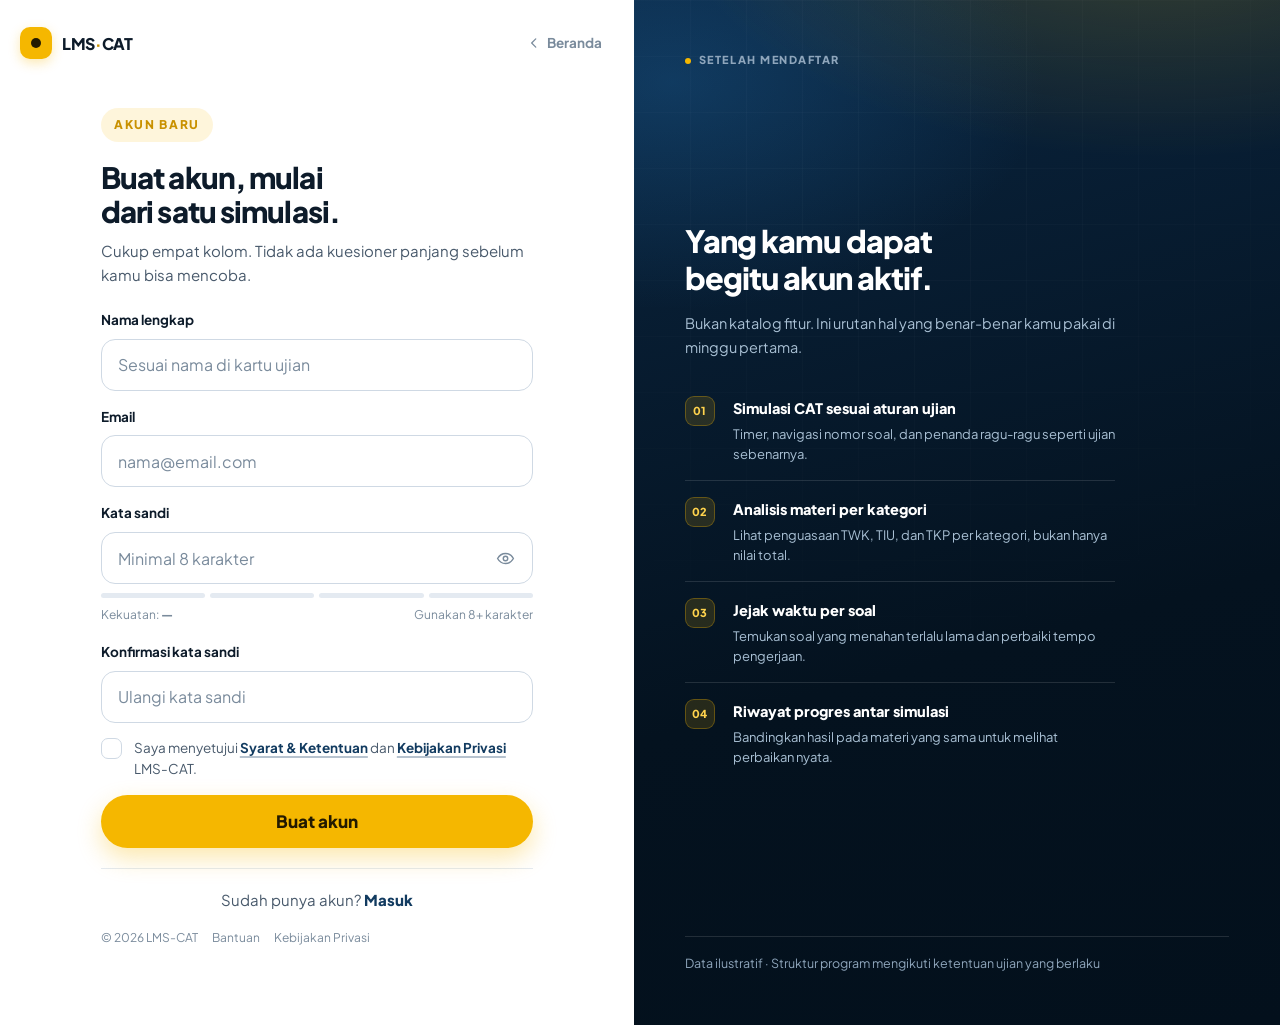
<file: app-prototipe/daftar/index.html>
<!DOCTYPE html>
<html lang="id">
<head>
<meta charset="utf-8">
<meta name="viewport" content="width=device-width, initial-scale=1">
<title>Daftar · LMS-CAT</title>
<meta name="description" content="Buat akun LMS-CAT dan mulai simulasi CAT pertama dengan analisis hasil per materi dan waktu.">
<meta name="theme-color" content="#FAF8F1">
<link rel="stylesheet" href="../assets/fonts.css">
<link rel="stylesheet" href="../assets/tokens.css">
<link rel="stylesheet" href="../assets/base.css">
<style>
.auth{display:grid;grid-template-columns:minmax(0,1fr) minmax(0,1.02fr);min-height:100dvh}

.auth__form{display:flex;flex-direction:column;padding:24px var(--gutter) 32px;background:var(--white)}
.auth__top{display:flex;align-items:center;justify-content:space-between;gap:12px}
.back{display:inline-flex;align-items:center;gap:6px;font-size:var(--text-sm);font-weight:700;color:var(--muted);padding:8px 12px;border-radius:var(--r-pill)}
.back:hover{color:var(--ink);background:var(--cream)}

.auth__body{flex:1;display:flex;flex-direction:column;justify-content:center;width:100%;max-width:432px;margin-inline:auto;padding-block:clamp(1.5rem,5vh,3rem)}
.auth h1{font-size:clamp(1.55rem,2.3vw,1.9rem);letter-spacing:-.03em;line-height:1.16;margin-top:18px}
.auth__sub{margin-top:10px;color:var(--body);font-size:15px;line-height:1.6}

.form{margin-top:22px;display:grid;gap:15px}

.alert{display:flex;gap:10px;padding:13px 15px;border-radius:var(--r-sm);font-size:var(--text-sm);line-height:1.5;font-weight:600;border:1px solid}
.alert--error{background:var(--red-100);border-color:#F0C9C9;color:#8E2318}
.alert svg{flex:none;margin-top:2px}

/* kekuatan sandi */
.strength{display:grid;gap:7px;margin-top:2px}
.strength__bars{display:grid;grid-template-columns:repeat(4,1fr);gap:5px}
.strength__bars i{height:5px;border-radius:99px;background:var(--line);transition:background-color var(--dur-1)}
.strength__meta{display:flex;align-items:center;justify-content:space-between;gap:10px;font-size:var(--text-xs);color:var(--muted)}
.strength__label{font-weight:800}
.strength[data-score="1"] .strength__bars i:nth-child(-n+1){background:var(--red-500)}
.strength[data-score="2"] .strength__bars i:nth-child(-n+2){background:var(--gold-500)}
.strength[data-score="3"] .strength__bars i:nth-child(-n+3){background:#7FBF3F}
.strength[data-score="4"] .strength__bars i{background:var(--green-500)}
.strength[data-score="1"] .strength__label{color:var(--red-600)}
.strength[data-score="2"] .strength__label{color:var(--amber-600)}
.strength[data-score="3"] .strength__label{color:#5C8F22}
.strength[data-score="4"] .strength__label{color:var(--green-600)}

.match{display:flex;align-items:center;gap:5px;font-size:var(--text-xs);font-weight:800;color:var(--green-600)}

.auth__alt{margin-top:20px;padding-top:18px;border-top:1px solid var(--line);font-size:15px;color:var(--body);text-align:center}
.auth__alt a{font-weight:800;color:var(--navy-700)}
.auth__alt a:hover{text-decoration:underline;text-underline-offset:3px}

.auth__foot{font-size:var(--text-xs);color:var(--muted);padding-top:16px;display:flex;gap:14px;flex-wrap:wrap}
.auth__foot a:hover{color:var(--ink);text-decoration:underline}

/* visual */
.auth__visual{
  position:relative;overflow:hidden;display:flex;flex-direction:column;justify-content:space-between;
  padding:clamp(2rem,4vw,3.5rem);
  background:linear-gradient(165deg,var(--navy-800) 0%,var(--navy-950) 62%,#03101C 100%);
  color:var(--text-invert);
}
.auth__visual::before{
  content:"";position:absolute;inset:0;pointer-events:none;
  background:
    radial-gradient(800px 420px at 82% -10%,rgba(245,183,0,.22),transparent 62%),
    radial-gradient(620px 380px at 6% 8%,rgba(35,120,190,.28),transparent 60%);
}
.auth__visual::after{
  content:"";position:absolute;inset:0;pointer-events:none;opacity:.45;
  background-image:linear-gradient(rgba(255,255,255,.05) 1px,transparent 1px),linear-gradient(90deg,rgba(255,255,255,.05) 1px,transparent 1px);
  background-size:56px 56px;
  -webkit-mask-image:radial-gradient(110% 80% at 40% 10%,#000 20%,transparent 76%);
  mask-image:radial-gradient(110% 80% at 40% 10%,#000 20%,transparent 76%);
}
.auth__visual > *{position:relative;z-index:1}
.vis__top{display:flex;align-items:center;gap:8px;font-size:11px;font-weight:800;letter-spacing:.14em;text-transform:uppercase;color:#8FA6BC}
.vis__top i{width:6px;height:6px;border-radius:50%;background:var(--gold-500)}
.vis__mid{max-width:430px}
.vis__mid h2{font-size:clamp(1.5rem,2.4vw,2rem);line-height:1.2;letter-spacing:-.03em;color:#fff}
.vis__mid p{margin-top:14px;color:var(--text-invert-2);font-size:14.5px;line-height:1.7;max-width:40ch}

.benefits{margin-top:clamp(1.5rem,3.5vw,2.25rem);display:grid;max-width:430px}
.benefit{display:grid;grid-template-columns:34px 1fr;gap:14px;padding-block:16px;border-top:1px solid rgba(255,255,255,.12);align-items:start}
.benefit:first-child{border-top:0;padding-top:0}
.benefit__n{display:grid;place-items:center;width:30px;height:30px;border-radius:9px;background:rgba(245,183,0,.14);border:1px solid rgba(245,183,0,.3);color:var(--gold-400);font-size:11px;font-weight:800}
.benefit__t{font-size:14.5px;font-weight:800;color:#fff}
.benefit__d{font-size:13px;color:var(--text-invert-2);margin-top:3px;line-height:1.55}

.vis__bottom{font-size:12.5px;color:var(--text-invert-3);border-top:1px solid rgba(255,255,255,.12);padding-top:16px}

@media (max-width:980px){
  .auth{grid-template-columns:1fr}
  .auth__visual{display:none}
  .auth__foot{justify-content:center}
}

/* sukses */
.success{text-align:center;padding-block:var(--sp-5)}
.success__mark{
  width:66px;height:66px;margin:0 auto 20px;border-radius:50%;display:grid;place-items:center;
  background:var(--gold-500);color:var(--brand-fg);box-shadow:0 0 0 8px var(--gold-100);
}
.success h1{margin-top:14px}
.success p{margin-top:10px;color:var(--body);font-size:15px}
.success__next{margin-top:22px;display:grid;gap:10px;text-align:left}
.success__next div{display:flex;gap:10px;align-items:flex-start;font-size:13.5px;color:var(--ink);padding:12px 14px;background:var(--cream);border:1px solid var(--line);border-radius:var(--r-sm);line-height:1.5}
.success__next svg{flex:none;margin-top:2px;color:var(--green-500)}
.success .btn{margin-top:22px}

/* pratinjau state */
.devstates{margin-top:20px;border:1px dashed var(--line-strong);border-radius:var(--r-sm);background:var(--cream);font-size:var(--text-xs)}
.devstates summary{padding:11px 13px;cursor:pointer;font-weight:800;color:var(--muted);display:flex;align-items:center;gap:8px;list-style:none}
.devstates summary::-webkit-details-marker{display:none}
.devstates summary::before{content:"▸";font-size:10px;color:var(--muted)}
.devstates[open] summary::before{content:"▾"}
.devstates__body{padding:0 13px 13px;display:flex;flex-wrap:wrap;gap:6px}
.devstates__body button{padding:6px 10px;border-radius:7px;border:1px solid var(--line-strong);background:var(--white);font-size:10.5px;font-weight:800;color:var(--body)}
.devstates__body button:hover{background:var(--navy-900);color:#fff;border-color:var(--navy-900)}
</style>
</head>
<body>
<div class="auth">

  <!-- ================= FORM ================= -->
  <div class="auth__form">
    <div class="auth__top">
      <a class="brand" href="../index.html" aria-label="LMS-CAT, kembali ke beranda">
        <span class="brand__mark" aria-hidden="true"></span>
        <span class="brand__name">LMS<i>·</i>CAT</span>
      </a>
      <a class="back" href="../index.html">
        <svg width="14" height="14" viewBox="0 0 24 24" fill="none" aria-hidden="true"><path d="M15 5l-7 7 7 7" stroke="currentColor" stroke-width="2.2" stroke-linecap="round" stroke-linejoin="round"/></svg>
        Beranda
      </a>
    </div>

    <div class="auth__body">
      <!-- ---------------- FORM ---------------- -->
      <div id="formWrap">
        <div>
          <span class="eyebrow">Akun baru</span>
          <h1>Buat akun, mulai dari satu simulasi.</h1>
          <p class="auth__sub">Cukup empat kolom. Tidak ada kuesioner panjang sebelum kamu bisa mencoba.</p>
        </div>

        <div class="alert alert--error" id="formAlert" role="alert" hidden>
          <svg width="17" height="17" viewBox="0 0 24 24" fill="none" aria-hidden="true"><circle cx="12" cy="12" r="9" stroke="currentColor" stroke-width="2"/><path d="M12 7.5v5M12 16v.2" stroke="currentColor" stroke-width="2.2" stroke-linecap="round"/></svg>
          <span id="formAlertText">Periksa kembali data yang ditandai.</span>
        </div>

        <form class="form" id="regForm" novalidate>
          <div class="field" id="f-name">
            <label class="label" for="name">Nama lengkap</label>
            <input class="input" type="text" id="name" name="name" autocomplete="name" placeholder="Sesuai nama di kartu ujian" aria-describedby="err-name" required>
            <p class="msg msg--error" id="err-name" hidden>
              <svg width="12" height="12" viewBox="0 0 16 16" fill="none" aria-hidden="true"><circle cx="8" cy="8" r="6.4" stroke="currentColor" stroke-width="1.6"/><path d="M8 4.8v3.8M8 11v.2" stroke="currentColor" stroke-width="1.8" stroke-linecap="round"/></svg>
              <span>Nama minimal 3 karakter.</span>
            </p>
          </div>

          <div class="field" id="f-email">
            <label class="label" for="email">Email</label>
            <input class="input" type="email" id="email" name="email" inputmode="email" autocomplete="email" placeholder="nama@email.com" aria-describedby="err-email" required>
            <p class="msg msg--error" id="err-email" hidden>
              <svg width="12" height="12" viewBox="0 0 16 16" fill="none" aria-hidden="true"><circle cx="8" cy="8" r="6.4" stroke="currentColor" stroke-width="1.6"/><path d="M8 4.8v3.8M8 11v.2" stroke="currentColor" stroke-width="1.8" stroke-linecap="round"/></svg>
              <span>Masukkan alamat email yang valid.</span>
            </p>
          </div>

          <div class="field" id="f-password">
            <label class="label" for="password">Kata sandi</label>
            <div class="input-group">
              <input class="input" type="password" id="password" name="password" autocomplete="new-password" placeholder="Minimal 8 karakter" aria-describedby="strengthMsg err-password" required>
              <button class="input-action" type="button" id="pwToggle" aria-label="Tampilkan kata sandi" aria-pressed="false">
                <svg id="eyeOn" width="19" height="19" viewBox="0 0 24 24" fill="none" aria-hidden="true"><path d="M2 12s3.6-6.4 10-6.4S22 12 22 12s-3.6 6.4-10 6.4S2 12 2 12Z" stroke="currentColor" stroke-width="1.8" stroke-linejoin="round"/><circle cx="12" cy="12" r="2.8" stroke="currentColor" stroke-width="1.8"/></svg>
                <svg id="eyeOff" width="19" height="19" viewBox="0 0 24 24" fill="none" aria-hidden="true" hidden><path d="M3 12s3.6-6.4 9-6.4c1.5 0 2.9.6 4.1 1.4M21 12s-3.6 6.4-9 6.4c-1.5 0-2.9-.6-4.1-1.4" stroke="currentColor" stroke-width="1.8" stroke-linecap="round"/><path d="M4 4l16 16" stroke="currentColor" stroke-width="1.8" stroke-linecap="round"/></svg>
              </button>
            </div>

            <div class="strength" id="strength" data-score="0" aria-hidden="true">
              <div class="strength__bars"><i></i><i></i><i></i><i></i></div>
              <div class="strength__meta">
                <span>Kekuatan: <span class="strength__label" id="strengthLabel">—</span></span>
                <span id="strengthHint">Gunakan 8+ karakter</span>
              </div>
            </div>
            <p class="sr-only" id="strengthMsg" aria-live="polite"></p>

            <p class="msg msg--error" id="err-password" hidden>
              <svg width="12" height="12" viewBox="0 0 16 16" fill="none" aria-hidden="true"><circle cx="8" cy="8" r="6.4" stroke="currentColor" stroke-width="1.6"/><path d="M8 4.8v3.8M8 11v.2" stroke="currentColor" stroke-width="1.8" stroke-linecap="round"/></svg>
              <span>Kata sandi minimal 8 karakter.</span>
            </p>
          </div>

          <div class="field" id="f-confirm">
            <label class="label" for="confirm">Konfirmasi kata sandi</label>
            <input class="input" type="password" id="confirm" name="confirm" autocomplete="new-password" placeholder="Ulangi kata sandi" aria-describedby="err-confirm ok-confirm" required>
            <p class="match" id="ok-confirm" hidden>
              <svg width="12" height="12" viewBox="0 0 24 24" fill="none" aria-hidden="true"><path d="M20 6L9 17l-5-5" stroke="currentColor" stroke-width="3" stroke-linecap="round" stroke-linejoin="round"/></svg>
              Kata sandi cocok
            </p>
            <p class="msg msg--error" id="err-confirm" hidden>
              <svg width="12" height="12" viewBox="0 0 16 16" fill="none" aria-hidden="true"><circle cx="8" cy="8" r="6.4" stroke="currentColor" stroke-width="1.6"/><path d="M8 4.8v3.8M8 11v.2" stroke="currentColor" stroke-width="1.8" stroke-linecap="round"/></svg>
              <span>Konfirmasi belum sama dengan kata sandi.</span>
            </p>
          </div>

          <div class="field" id="f-terms">
            <label class="check">
              <input type="checkbox" id="terms" name="terms">
              <span>Saya menyetujui <a href="#" class="link" style="font-size:inherit">Syarat &amp; Ketentuan</a> dan <a href="#" class="link" style="font-size:inherit">Kebijakan Privasi</a> LMS-CAT.</span>
            </label>
            <p class="msg msg--error" id="err-terms" hidden>
              <svg width="12" height="12" viewBox="0 0 16 16" fill="none" aria-hidden="true"><circle cx="8" cy="8" r="6.4" stroke="currentColor" stroke-width="1.6"/><path d="M8 4.8v3.8M8 11v.2" stroke="currentColor" stroke-width="1.8" stroke-linecap="round"/></svg>
              <span>Persetujuan diperlukan untuk melanjutkan.</span>
            </p>
          </div>

          <button class="btn btn--block" type="submit" id="submitBtn">Buat akun</button>
        </form>

        <p class="auth__alt">Sudah punya akun? <a href="../masuk/index.html">Masuk</a></p>

        <div class="auth__foot">
          <span>© 2026 LMS-CAT</span>
          <a href="#">Bantuan</a>
          <a href="#">Kebijakan Privasi</a>
        </div>
      </div>

      <!-- ---------------- SUKSES ---------------- -->
      <div class="success" id="successWrap" hidden>
        <div class="success__mark">
          <svg width="30" height="30" viewBox="0 0 24 24" fill="none" aria-hidden="true"><path d="M4 12.5 9.5 18 20 6.5" stroke="currentColor" stroke-width="2.8" stroke-linecap="round" stroke-linejoin="round"/></svg>
        </div>
        <span class="eyebrow">Akun dibuat</span>
        <h1>Selamat, akunmu siap.</h1>
        <p>Langkah berikutnya: pilih simulasi pertama. Analisis akan tersedia tepat setelah kamu selesai mengerjakan.</p>

        <div class="success__next">
          <div><svg width="15" height="15" viewBox="0 0 24 24" fill="none"><path d="M20 6L9 17l-5-5" stroke="currentColor" stroke-width="3" stroke-linecap="round" stroke-linejoin="round"/></svg><span>Simulasi CAT dengan timer dan navigasi soal</span></div>
          <div><svg width="15" height="15" viewBox="0 0 24 24" fill="none"><path d="M20 6L9 17l-5-5" stroke="currentColor" stroke-width="3" stroke-linecap="round" stroke-linejoin="round"/></svg><span>Analisis materi dan jejak waktu setelah selesai</span></div>
          <div><svg width="15" height="15" viewBox="0 0 24 24" fill="none"><path d="M20 6L9 17l-5-5" stroke="currentColor" stroke-width="3" stroke-linecap="round" stroke-linejoin="round"/></svg><span>Rencana latihan yang bisa langsung dijalankan</span></div>
        </div>

        <a href="../ujian/index.html" class="btn btn--block">Mulai simulasi pertama</a>
        <p style="margin-top:12px;font-size:var(--text-xs);color:var(--muted)">Pada implementasi, tombol ini mengarah ke halaman pemilihan paket atau daftar simulasi.</p>
      </div>
    </div>
  </div>

  <!-- ================= VISUAL ================= -->
  <aside class="auth__visual" aria-hidden="true">
    <div class="vis__top"><i></i> Setelah mendaftar</div>

    <div class="vis__mid">
      <h2>Yang kamu dapat begitu akun aktif.</h2>
      <p>Bukan katalog fitur. Ini urutan hal yang benar-benar kamu pakai di minggu pertama.</p>

      <div class="benefits">
        <div class="benefit">
          <span class="benefit__n">01</span>
          <div><div class="benefit__t">Simulasi CAT sesuai aturan ujian</div><div class="benefit__d">Timer, navigasi nomor soal, dan penanda ragu-ragu seperti ujian sebenarnya.</div></div>
        </div>
        <div class="benefit">
          <span class="benefit__n">02</span>
          <div><div class="benefit__t">Analisis materi per kategori</div><div class="benefit__d">Lihat penguasaan TWK, TIU, dan TKP per kategori, bukan hanya nilai total.</div></div>
        </div>
        <div class="benefit">
          <span class="benefit__n">03</span>
          <div><div class="benefit__t">Jejak waktu per soal</div><div class="benefit__d">Temukan soal yang menahan terlalu lama dan perbaiki tempo pengerjaan.</div></div>
        </div>
        <div class="benefit">
          <span class="benefit__n">04</span>
          <div><div class="benefit__t">Riwayat progres antar simulasi</div><div class="benefit__d">Bandingkan hasil pada materi yang sama untuk melihat perbaikan nyata.</div></div>
        </div>
      </div>
    </div>

    <div class="vis__bottom">Data ilustratif · Struktur program mengikuti ketentuan ujian yang berlaku</div>
  </aside>

</div>

<script src="../assets/js/store.js"></script>
<script>
(function () {
  "use strict";
  var form = document.getElementById("regForm");
  var formWrap = document.getElementById("formWrap");
  var successWrap = document.getElementById("successWrap");
  var name = document.getElementById("name");
  var email = document.getElementById("email");
  var password = document.getElementById("password");
  var confirm = document.getElementById("confirm");
  var terms = document.getElementById("terms");
  var submitBtn = document.getElementById("submitBtn");
  var alertBox = document.getElementById("formAlert");
  var toggle = document.getElementById("pwToggle");
  var eyeOn = document.getElementById("eyeOn");
  var eyeOff = document.getElementById("eyeOff");

  var F = { name: document.getElementById("f-name"), email: document.getElementById("f-email"),
            password: document.getElementById("f-password"), confirm: document.getElementById("f-confirm"),
            terms: document.getElementById("f-terms") };
  var E = { name: document.getElementById("err-name"), email: document.getElementById("err-email"),
            password: document.getElementById("err-password"), confirm: document.getElementById("err-confirm"),
            terms: document.getElementById("err-terms") };

  toggle.addEventListener("click", function () {
    var shown = password.type === "text";
    password.type = shown ? "password" : "text";
    confirm.type = password.type;
    toggle.setAttribute("aria-pressed", String(!shown));
    toggle.setAttribute("aria-label", shown ? "Tampilkan kata sandi" : "Sembunyikan kata sandi");
    eyeOn.hidden = !shown; eyeOff.hidden = shown; password.focus();
  });

  var strength = document.getElementById("strength");
  var sLabel = document.getElementById("strengthLabel");
  var sHint = document.getElementById("strengthHint");
  var sMsg = document.getElementById("strengthMsg");
  var LABELS = ["—", "Lemah", "Sedang", "Kuat", "Sangat kuat"];
  var HINTS = ["Gunakan 8+ karakter", "Tambahkan angka atau simbol", "Hampir cukup", "Kata sandi kuat", "Kata sandi sangat kuat"];

  function scoreOf(v) {
    var s = 0;
    if (v.length >= 8) s++;
    if (v.length >= 12) s++;
    if (/[0-9]/.test(v) && /[a-zA-Z]/.test(v)) s++;
    if (/[^a-zA-Z0-9]/.test(v)) s++;
    if (v.length > 0 && v.length < 8) s = 1;
    return Math.min(s, 4);
  }
  function paintStrength() {
    var v = password.value;
    var s = v.length === 0 ? 0 : scoreOf(v);
    strength.setAttribute("data-score", String(s));
    sLabel.textContent = LABELS[s];
    sHint.textContent = HINTS[s];
    sMsg.textContent = v.length ? "Kekuatan kata sandi: " + LABELS[s] : "";
  }
  password.addEventListener("input", paintStrength);

  function setError(key, on, message) {
    F[key].classList.toggle("field--error", on);
    E[key].hidden = !on;
    if (message) E[key].querySelector("span").textContent = message;
    var input = F[key].querySelector(".input");
    if (input) input.setAttribute("aria-invalid", String(on));
  }
  function validEmail(v) { return /^[^\s@]+@[^\s@]+\.[^\s@]{2,}$/.test(v); }

  function validate(show) {
    var ok = true;
    if (name.value.trim().length < 3) {
      ok = false;
      if (show) setError("name", true, name.value.trim() === "" ? "Nama belum diisi." : "Nama minimal 3 karakter.");
    } else setError("name", false);
    if (!validEmail(email.value.trim())) {
      ok = false;
      if (show) setError("email", true, email.value.trim() === "" ? "Email belum diisi." : "Format email belum benar. Contoh: nama@email.com");
    } else setError("email", false);
    if (password.value.length < 8) {
      ok = false;
      if (show) setError("password", true, password.value === "" ? "Kata sandi belum diisi." : "Kata sandi minimal 8 karakter.");
    } else setError("password", false);
    var okConfirm = confirm.value === password.value && confirm.value.length >= 8;
    if (!okConfirm) {
      ok = false;
      if (show) setError("confirm", true, confirm.value === "" ? "Ulangi kata sandi di sini." : "Konfirmasi belum sama dengan kata sandi.");
    } else setError("confirm", false);
    if (!terms.checked) { ok = false; if (show) E.terms.hidden = false; }
    else E.terms.hidden = true;
    return ok;
  }

  ["name", "email", "password", "confirm"].forEach(function (k) {
    var el = document.getElementById(k);
    el.addEventListener("blur", function () { if (el.value) validate(true); });
    el.addEventListener("input", function () { if (F[k].classList.contains("field--error")) validate(true); });
  });
  confirm.addEventListener("input", function () {
    var ok = confirm.value.length >= 8 && confirm.value === password.value;
    document.getElementById("ok-confirm").hidden = !ok;
    if (ok) setError("confirm", false);
  });
  terms.addEventListener("change", function () { if (terms.checked) E.terms.hidden = true; });

  form.addEventListener("submit", function (e) {
    e.preventDefault();
    alertBox.hidden = true;
    if (!validate(true)) {
      var bad = form.querySelector(".field--error .input") || terms;
      bad.focus();
      return;
    }
    submitBtn.classList.add("is-loading");
    submitBtn.disabled = true;
    submitBtn.setAttribute("aria-busy", "true");
    setTimeout(function () {
      window.LMSStore.setUser({ name: name.value.trim(), email: email.value.trim() });
      window.LMSStore.clearAttempt();
      submitBtn.classList.remove("is-loading");
      submitBtn.disabled = false;
      submitBtn.removeAttribute("aria-busy");
      formWrap.hidden = true;
      successWrap.hidden = false;
      window.scrollTo({ top: 0, behavior: "smooth" });
      var h = successWrap.querySelector("h1");
      h.setAttribute("tabindex", "-1");
      h.focus();
    }, 1200);
  });
})();
</script>
</body>
</html>
</file>
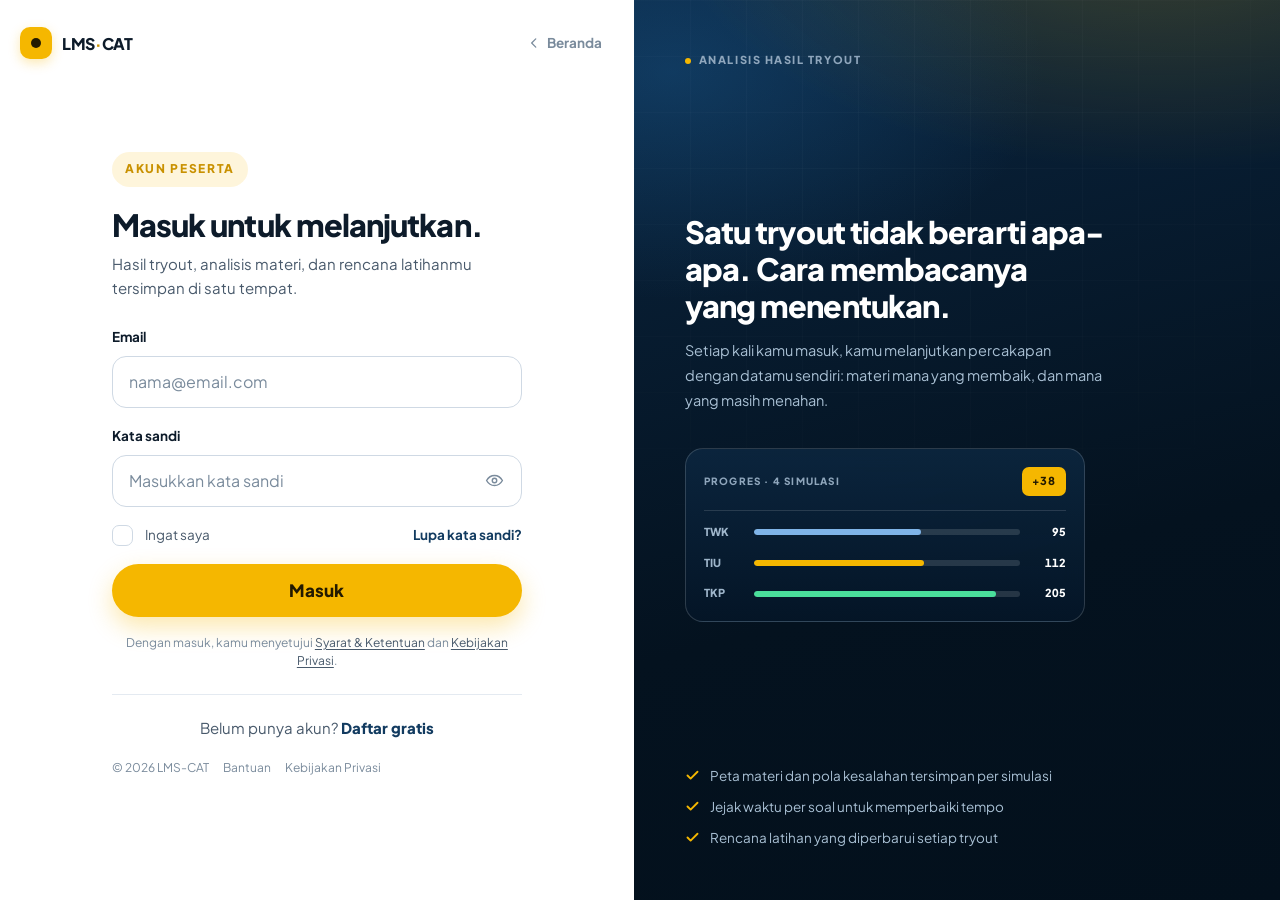
<file: app-prototipe/hasil/index.html>
<!DOCTYPE html>
<html lang="id">
<head>
<meta charset="utf-8">
<meta name="viewport" content="width=device-width, initial-scale=1">
<title>Hasil &amp; Analisis · LMS-CAT</title>
<meta name="theme-color" content="#061A2F">
<link rel="stylesheet" href="../assets/fonts.css">
<link rel="stylesheet" href="../assets/tokens.css">
<link rel="stylesheet" href="../assets/base.css">
<style>
body{background:var(--cream)}

.rhead{background:var(--navy-900);color:var(--text-invert)}
.rhead__in{display:flex;align-items:center;gap:16px;height:64px}
.rhead .brand__name{color:#fff}
.rhead .brand__name i{color:var(--gold-400)}
.rhead__right{margin-left:auto;display:flex;align-items:center;gap:12px}
.ruser{display:flex;align-items:center;gap:9px;font-size:13px;font-weight:700;color:#C6D8E9}
.ruser b{display:block;font-size:13px;color:#fff;line-height:1.2}
.ruser span{display:block;font-size:11px;color:#8FA6BC;font-weight:600}
.avatar{width:34px;height:34px;border-radius:50%;display:grid;place-items:center;background:rgba(255,255,255,.12);color:#fff;font-size:11px;font-weight:800}

.wrap2{width:100%;max-width:1080px;margin-inline:auto;padding:0 20px}

/* hero skor */
.scorehero{padding-block:clamp(28px,4vw,44px) 0}
.scorehero__top{display:flex;align-items:flex-end;justify-content:space-between;gap:20px;flex-wrap:wrap}
.scorehero h1{font-size:clamp(1.5rem,2.6vw,2rem);letter-spacing:-.03em;margin-top:12px}
.scorehero p{color:var(--body);font-size:14.5px;margin-top:8px}

.scorecard{
  margin-top:22px;background:linear-gradient(160deg,var(--navy-800),var(--navy-950));
  border-radius:var(--r-lg);padding:clamp(22px,3vw,30px);color:#E8F1FA;
  box-shadow:var(--shadow-lg);position:relative;overflow:hidden;
  display:grid;grid-template-columns:auto 1fr;gap:clamp(20px,4vw,40px);align-items:center;
}
.scorecard::before{content:"";position:absolute;width:320px;height:320px;border-radius:50%;background:radial-gradient(circle,rgba(245,183,0,.28),transparent 68%);top:-140px;right:-90px}
.scorecard > *{position:relative}
.ring{width:132px;height:132px;border-radius:50%;display:grid;place-items:center;flex:none;background:conic-gradient(var(--gold-500) 0 0%,rgba(255,255,255,.13) 0%)}
.ring__in{width:100px;height:100px;border-radius:50%;background:#0A2138;display:grid;place-content:center;text-align:center}
.ring__in b{font-size:2rem;font-weight:800;letter-spacing:-.04em;line-height:1;color:#fff;font-variant-numeric:tabular-nums}
.ring__in span{font-size:10px;font-weight:800;letter-spacing:.1em;text-transform:uppercase;color:#8FA6BC;margin-top:4px}
.smeta{min-width:0}
.smeta .k{font-size:11px;font-weight:800;letter-spacing:.12em;text-transform:uppercase;color:#8FA6BC}
.smeta .big{display:flex;align-items:baseline;gap:8px;margin-top:6px}
.smeta .big em{font-style:normal;font-size:1.5rem;font-weight:800;color:var(--gold-400);font-variant-numeric:tabular-nums}
.sgrid{display:grid;grid-template-columns:repeat(4,1fr);gap:8px;margin-top:18px}
.sbox{background:rgba(255,255,255,.06);border:1px solid rgba(255,255,255,.13);border-radius:12px;padding:10px 6px;text-align:center}
.sbox b{display:block;font-size:17px;font-weight:800;color:#fff;line-height:1.1;font-variant-numeric:tabular-nums}
.sbox span{display:block;font-size:9px;font-weight:800;letter-spacing:.08em;text-transform:uppercase;color:#9FB6CB;margin-top:5px}

/* kartu */
.card{background:var(--white);border:1px solid var(--line);border-radius:var(--r-md);box-shadow:var(--shadow-sm);padding:clamp(18px,2.4vw,24px)}
.card__h{display:flex;align-items:center;justify-content:space-between;gap:12px;margin-bottom:16px}
.card__t{font-size:14px;font-weight:800;color:var(--ink)}
.card__s{font-size:11.5px;font-weight:700;color:var(--muted)}

.grid2{display:grid;grid-template-columns:1.15fr .85fr;gap:16px;margin-top:16px;align-items:start}
.stack{display:grid;gap:16px}

/* bar kategori */
.mrow{padding-block:10px;border-bottom:1px dashed var(--line)}
.mrow:last-child{border-bottom:0}
.mrow__top{display:flex;justify-content:space-between;gap:12px;font-size:13.5px;font-weight:700;color:var(--ink);margin-bottom:7px}
.mrow__top em{font-style:normal;font-size:12px;font-weight:800;color:var(--muted);font-variant-numeric:tabular-nums}
.mtrack{height:9px;border-radius:99px;background:var(--dv-track);overflow:hidden}
.mtrack i{display:block;height:100%;border-radius:99px;transition:width .6s var(--ease)}

/* heatmap */
.heat{display:grid;grid-template-columns:repeat(15,1fr);gap:5px}
.heat i{aspect-ratio:1;border-radius:4px;background:var(--line);display:block}
.heat i.ok{background:var(--green-500)}
.heat i.bad{background:var(--red-500)}
.heat i.empty{background:#DCE3EC}
.legend{display:flex;gap:14px;flex-wrap:wrap;margin-top:12px;font-size:11px;font-weight:700;color:var(--body)}
.legend span{display:inline-flex;align-items:center;gap:6px}
.legend i{width:10px;height:10px;border-radius:3px;display:block}

/* trace */
.trace{display:flex;align-items:flex-end;gap:3px;height:84px}
.trace i{flex:1;min-width:3px;border-radius:3px 3px 0 0;background:#CFE0F0;display:block}
.trace i.hot{background:var(--gold-500)}
.trace i.crit{background:var(--red-500)}
.axis{display:flex;justify-content:space-between;margin-top:7px;font-size:10px;font-weight:700;color:var(--muted)}
.mini{display:grid;grid-template-columns:repeat(3,1fr);gap:8px;margin-top:14px}
.mini div{background:var(--cream);border-radius:var(--r-sm);padding:10px 8px;text-align:center}
.mini b{display:block;font-size:17px;font-weight:800;color:var(--ink);font-variant-numeric:tabular-nums;line-height:1.1}
.mini span{display:block;font-size:9.5px;font-weight:800;letter-spacing:.06em;text-transform:uppercase;color:var(--muted);margin-top:4px}

/* slow list */
.slowrow{display:grid;grid-template-columns:32px 1fr auto;gap:12px;align-items:center;padding:9px 0;border-bottom:1px dashed var(--line)}
.slowrow:last-child{border-bottom:0}
.slowrow__no{width:32px;height:32px;border-radius:9px;background:var(--cream);display:grid;place-items:center;font-size:12px;font-weight:800;color:var(--body)}
.slowrow__t{font-size:13px;font-weight:800;color:var(--ink)}
.slowrow__s{font-size:11.5px;color:var(--muted);margin-top:1px}
.slowrow__v{font-size:13px;font-weight:800;color:var(--red-600);font-variant-numeric:tabular-nums}

/* rekomendasi */
.reccard{display:grid;grid-template-columns:30px 1fr auto;gap:12px;align-items:center;padding:12px;border:1px solid var(--line);border-radius:var(--r-sm);margin-bottom:9px}
.reccard.first{border-color:var(--gold-500);box-shadow:0 6px 18px rgba(245,183,0,.18)}
.reccard__n{width:30px;height:30px;border-radius:9px;background:var(--cream);display:grid;place-items:center;font-size:12px;font-weight:800;color:var(--body)}
.reccard.first .reccard__n{background:var(--gold-500);color:var(--brand-fg)}
.reccard__t{font-size:13.5px;font-weight:800;color:var(--ink)}
.reccard__s{font-size:11.5px;color:var(--muted);margin-top:2px}
.reccard__go{font-size:11px;font-weight:800;color:var(--navy-700);white-space:nowrap}

.insight{border-left:3px solid var(--gold-500);padding:2px 0 2px 14px;margin-bottom:14px}
.insight:last-child{margin-bottom:0}
.insight .k{font-size:10px;font-weight:800;letter-spacing:.12em;text-transform:uppercase;color:var(--gold-600)}
.insight p{font-size:13.5px;line-height:1.6;color:var(--body);margin-top:5px}
.insight strong{color:var(--ink);font-weight:800}

.actions{display:flex;gap:10px;flex-wrap:wrap;margin-top:20px;margin-bottom:44px}
.empty{max-width:520px;margin:60px auto;text-align:center;background:var(--white);border:1px solid var(--line);border-radius:var(--r-lg);padding:40px 28px;box-shadow:var(--shadow-sm)}
.empty h2{font-size:1.25rem;margin-top:14px}
.empty p{margin-top:10px;color:var(--body);font-size:14.5px;line-height:1.6}
.empty .btn{margin-top:22px}

@media (max-width:860px){
  .grid2{grid-template-columns:1fr}
  .scorecard{grid-template-columns:1fr;justify-items:center;text-align:center}
  .sgrid{grid-template-columns:repeat(2,1fr);width:100%}
  .heat{grid-template-columns:repeat(10,1fr)}
  .ruser span{display:none}
}
</style>
</head>
<body>

<header class="rhead">
  <div class="wrap2 rhead__in">
    <a class="brand" href="../index.html" aria-label="LMS-CAT">
      <span class="brand__mark" aria-hidden="true"></span>
      <span class="brand__name">LMS<i>·</i>CAT</span>
    </a>
    <div class="rhead__right">
      <div class="ruser">
        <div class="avatar" id="avatar" aria-hidden="true">NP</div>
        <div><b id="userName">Peserta</b><span id="attemptDate">—</span></div>
      </div>
    </div>
  </div>
</header>

<main class="wrap2">

  <!-- belum ada percobaan -->
  <div class="empty" id="emptyState" hidden>
    <div style="width:56px;height:56px;margin-inline:auto;border-radius:50%;background:var(--gold-100);display:grid;place-items:center;color:var(--gold-600)">
      <svg width="26" height="26" viewBox="0 0 24 24" fill="none" aria-hidden="true"><path d="M4 19V5m0 14h16" stroke="currentColor" stroke-width="2" stroke-linecap="round"/><path d="M7 15l3.5-4 3 2.5L20 7" stroke="currentColor" stroke-width="2" stroke-linecap="round" stroke-linejoin="round"/></svg>
    </div>
    <h2>Belum ada hasil untuk ditampilkan</h2>
    <p>Kerjakan satu simulasi dulu. Analisis akan langsung tersedia setelah kamu menekan “Akhiri ujian”.</p>
    <a class="btn" href="../ujian/index.html">Mulai simulasi</a>
  </div>

  <!-- hasil -->
  <div id="resultBody">

    <section class="scorehero">
      <div class="scorehero__top">
        <div>
          <span class="eyebrow">Hasil simulasi</span>
          <h1>Ini yang terjadi di tryout terakhirmu.</h1>
          <p>Semua angka di halaman ini dihitung dari jawaban yang kamu pilih, bukan contoh.</p>
        </div>
      </div>

      <div class="scorecard">
        <div class="ring" id="scoreRing"><div class="ring__in"><b id="scoreNum">0</b><span id="scoreMax">dari 150</span></div></div>
        <div class="smeta">
          <div class="k">Skor TWK</div>
          <div class="big"><em id="scorePct">0%</em><span style="font-size:12px;color:#8FA6BC">dari skor maksimum</span></div>
          <div class="sgrid">
            <div class="sbox"><b id="statCorrect">0</b><span>Benar</span></div>
            <div class="sbox"><b id="statWrong">0</b><span>Salah</span></div>
            <div class="sbox"><b id="statEmpty">0</b><span>Kosong</span></div>
            <div class="sbox"><b id="statTime">00:00</b><span>Waktu</span></div>
          </div>
        </div>
      </div>
    </section>

    <div class="grid2">
      <div class="stack">
        <section class="card">
          <div class="card__h">
            <span class="card__t">Peta penguasaan materi</span>
            <span class="card__s">TWK · 30 soal</span>
          </div>
          <div id="catBars"></div>
        </section>

        <section class="card">
          <div class="card__h">
            <span class="card__t">Sebaran jawaban per butir</span>
            <span class="card__s">1 sel = 1 soal</span>
          </div>
          <div class="heat" id="heat"></div>
          <div class="legend">
            <span><i style="background:var(--green-500)"></i> Benar</span>
            <span><i style="background:var(--red-500)"></i> Salah</span>
            <span><i style="background:#DCE3EC"></i> Tidak dijawab</span>
          </div>
        </section>

        <section class="card">
          <div class="card__h">
            <span class="card__t">Jejak waktu per soal</span>
            <span class="card__s">detik</span>
          </div>
          <div class="trace" id="trace"></div>
          <div class="axis"><span>Soal 1</span><span>Soal 30</span></div>
          <div class="mini">
            <div><b id="avgTime">0</b><span>Rata-rata (dtk)</span></div>
            <div><b id="over90">0</b><span>Soal &gt; 90 dtk</span></div>
            <div><b id="slowestTime">—</b><span>Terlama</span></div>
          </div>
        </section>
      </div>

      <div class="stack">
        <section class="card">
          <div class="card__h">
            <span class="card__t">Rekomendasi berikutnya</span>
          </div>
          <div id="recList"></div>
          <p style="font-size:11.5px;color:var(--muted);margin-top:10px;line-height:1.5">
            Diurutkan dari penguasaan terendah. Jumlah soal adalah saran awal, bukan target nilai.
          </p>
        </section>

        <section class="card">
          <div class="card__h"><span class="card__t">Soal paling menyita waktu</span></div>
          <div id="slowList"></div>
        </section>

        <section class="card">
          <div class="card__h"><span class="card__t">Catatan analisis</span></div>
          <div class="insight">
            <div class="k">Materi terkuat</div>
            <p><strong id="insightStrong">—</strong></p>
          </div>
          <div class="insight">
            <div class="k">Materi paling lemah</div>
            <p><strong id="insightWeak">—</strong></p>
          </div>
          <div class="insight">
            <div class="k">Tempo pengerjaan</div>
            <p id="insightTime">—</p>
          </div>
          <div class="insight">
            <div class="k">Jawaban kosong</div>
            <p id="insightEmpty">—</p>
          </div>
        </section>
      </div>
    </div>

    <div class="actions">
      <button class="btn" type="button" id="retryBtn">Ulangi simulasi</button>
      <a class="btn btn--outline" href="../index.html">Kembali ke beranda</a>
    </div>
  </div>
</main>

<script src="../assets/js/store.js"></script>
<script src="../assets/js/exam-data.js"></script>
<script src="../assets/js/result.js"></script>
<script>
(function () {
  var u = window.LMSStore.getUser();
  var av = document.getElementById("avatar");
  if (u && av) av.textContent = window.LMSStore.initials(u.name);
})();
</script>
</body>
</html>
</file>
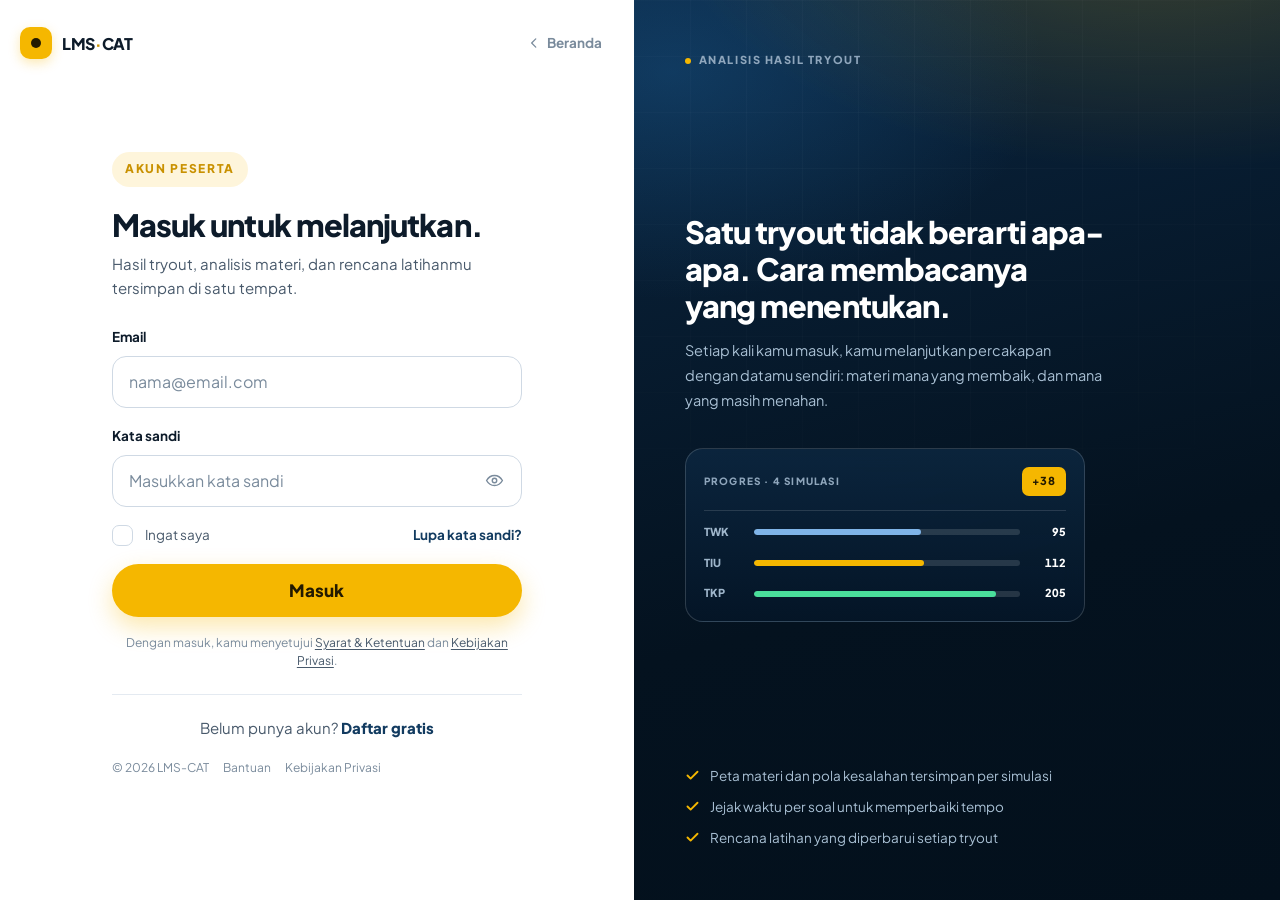
<file: app-prototipe/masuk/index.html>
<!DOCTYPE html>
<html lang="id">
<head>
<meta charset="utf-8">
<meta name="viewport" content="width=device-width, initial-scale=1">
<title>Masuk · LMS-CAT</title>
<meta name="description" content="Masuk ke akun LMS-CAT untuk melanjutkan simulasi dan melihat analisis hasil tryout.">
<meta name="theme-color" content="#FAF8F1">
<link rel="stylesheet" href="../assets/fonts.css">
<link rel="stylesheet" href="../assets/tokens.css">
<link rel="stylesheet" href="../assets/base.css">
<style>
.auth{display:grid;grid-template-columns:minmax(0,1fr) minmax(0,1.02fr);min-height:100dvh}

/* ---------------- kolom form ---------------- */
.auth__form{display:flex;flex-direction:column;padding:24px var(--gutter) 32px;background:var(--white)}
.auth__top{display:flex;align-items:center;justify-content:space-between;gap:12px}
.back{
  display:inline-flex;align-items:center;gap:6px;font-size:var(--text-sm);font-weight:700;
  color:var(--muted);padding:8px 12px;border-radius:var(--r-pill);
}
.back:hover{color:var(--ink);background:var(--cream)}

.auth__body{
  flex:1;display:flex;flex-direction:column;justify-content:center;
  width:100%;max-width:410px;margin-inline:auto;padding-block:clamp(2rem,7vh,4rem);
}
.auth h1{font-size:clamp(1.6rem,2.4vw,2rem);letter-spacing:-.03em;line-height:1.15;margin-top:20px}
.auth__sub{margin-top:10px;color:var(--body);font-size:15px;line-height:1.6}

.form{margin-top:26px;display:grid;gap:17px}
.form__row{display:flex;align-items:center;justify-content:space-between;gap:12px;flex-wrap:wrap}
.form__link{font-size:var(--text-sm);font-weight:700;color:var(--navy-700)}
.form__link:hover{text-decoration:underline;text-underline-offset:3px}

.alert{display:flex;gap:10px;padding:13px 15px;border-radius:var(--r-sm);font-size:var(--text-sm);line-height:1.5;font-weight:600;border:1px solid}
.alert--error{background:var(--red-100);border-color:#F0C9C9;color:#8E2318}
.alert--ok{background:var(--green-100);border-color:#BFE3D3;color:#0A5F42}
.alert svg{flex:none;margin-top:2px}

.auth__alt{margin-top:24px;padding-top:20px;border-top:1px solid var(--line);font-size:15px;color:var(--body);text-align:center}
.auth__alt a{font-weight:800;color:var(--navy-700)}
.auth__alt a:hover{text-decoration:underline;text-underline-offset:3px}

.auth__foot{font-size:var(--text-xs);color:var(--muted);padding-top:18px;display:flex;gap:14px;flex-wrap:wrap}
.auth__foot a:hover{color:var(--ink);text-decoration:underline}

/* ---------------- kolom visual ---------------- */
.auth__visual{
  position:relative;overflow:hidden;display:flex;flex-direction:column;justify-content:space-between;
  padding:clamp(2rem,4vw,3.5rem);
  background:linear-gradient(165deg,var(--navy-800) 0%,var(--navy-950) 62%,#03101C 100%);
  color:var(--text-invert);
}
.auth__visual::before{
  content:"";position:absolute;inset:0;pointer-events:none;
  background:
    radial-gradient(800px 420px at 82% -10%,rgba(245,183,0,.22),transparent 62%),
    radial-gradient(620px 380px at 6% 8%,rgba(35,120,190,.28),transparent 60%);
}
.auth__visual::after{
  content:"";position:absolute;inset:0;pointer-events:none;opacity:.45;
  background-image:linear-gradient(rgba(255,255,255,.05) 1px,transparent 1px),
                   linear-gradient(90deg,rgba(255,255,255,.05) 1px,transparent 1px);
  background-size:56px 56px;
  -webkit-mask-image:radial-gradient(110% 80% at 40% 10%,#000 20%,transparent 76%);
  mask-image:radial-gradient(110% 80% at 40% 10%,#000 20%,transparent 76%);
}
.auth__visual > *{position:relative;z-index:1}
.vis__top{display:flex;align-items:center;gap:8px;font-size:11px;font-weight:800;letter-spacing:.14em;text-transform:uppercase;color:#8FA6BC}
.vis__top i{width:6px;height:6px;border-radius:50%;background:var(--gold-500)}
.vis__mid{max-width:420px}
.vis__mid h2{font-size:clamp(1.5rem,2.4vw,2rem);line-height:1.2;letter-spacing:-.03em;color:#fff}
.vis__mid p{margin-top:14px;color:var(--text-invert-2);font-size:14.5px;line-height:1.7;max-width:38ch}

.vcard{
  margin-top:clamp(1.5rem,3.5vw,2.25rem);max-width:400px;
  background:linear-gradient(180deg,rgba(12,38,63,.9),rgba(5,22,40,.86));
  border:1px solid rgba(255,255,255,.16);border-radius:var(--r-md);padding:18px;
  -webkit-backdrop-filter:blur(10px);backdrop-filter:blur(10px);
}
.vcard__head{display:flex;align-items:center;justify-content:space-between;gap:10px;padding-bottom:14px;border-bottom:1px solid rgba(255,255,255,.13)}
.vcard__id{font-size:10px;font-weight:800;letter-spacing:.12em;text-transform:uppercase;color:#8FA6BC}
.vrow{display:grid;grid-template-columns:40px 1fr 36px;align-items:center;gap:10px;padding-top:12px}
.vrow span:first-child{font-size:11px;font-weight:800;color:#9FB6CB}
.vrow span:last-child{font-size:11px;font-weight:800;color:#fff;text-align:right;font-variant-numeric:tabular-nums}
.vbar{height:6px;border-radius:99px;background:rgba(255,255,255,.13);overflow:hidden}
.vbar i{display:block;height:100%;border-radius:99px;background:var(--gold-500)}
.vbar i.b2{background:#7FB4E8}
.vbar i.b3{background:#4ADE9B}
.vis__bottom{display:grid;gap:10px}
.vpoint{display:flex;gap:10px;align-items:flex-start;font-size:13.5px;color:var(--text-invert-2);line-height:1.55}
.vpoint svg{flex:none;margin-top:2px;color:var(--gold-500)}

@media (max-width:980px){
  .auth{grid-template-columns:1fr}
  .auth__visual{display:none}
  .auth__foot{justify-content:center}
}

/* pratinjau state */
.devstates{margin-top:24px;border:1px dashed var(--line-strong);border-radius:var(--r-sm);background:var(--cream);font-size:var(--text-xs)}
.devstates summary{padding:11px 13px;cursor:pointer;font-weight:800;color:var(--muted);display:flex;align-items:center;gap:8px;list-style:none}
.devstates summary::-webkit-details-marker{display:none}
.devstates summary::before{content:"▸";font-size:10px;color:var(--muted)}
.devstates[open] summary::before{content:"▾"}
.devstates__body{padding:0 13px 13px;display:flex;flex-wrap:wrap;gap:6px}
.devstates__body button{
  padding:6px 10px;border-radius:7px;border:1px solid var(--line-strong);background:var(--white);
  font-size:10.5px;font-weight:800;color:var(--body);letter-spacing:.02em;
}
.devstates__body button:hover{background:var(--navy-900);color:#fff;border-color:var(--navy-900)}
</style>
</head>
<body>
<div class="auth">

  <!-- ================= FORM ================= -->
  <div class="auth__form">
    <div class="auth__top">
      <a class="brand" href="../index.html" aria-label="LMS-CAT, kembali ke beranda">
        <span class="brand__mark" aria-hidden="true"></span>
        <span class="brand__name">LMS<i>·</i>CAT</span>
      </a>
      <a class="back" href="../index.html">
        <svg width="14" height="14" viewBox="0 0 24 24" fill="none" aria-hidden="true"><path d="M15 5l-7 7 7 7" stroke="currentColor" stroke-width="2.2" stroke-linecap="round" stroke-linejoin="round"/></svg>
        Beranda
      </a>
    </div>

    <div class="auth__body">
      <div>
        <span class="eyebrow">Akun peserta</span>
        <h1>Masuk untuk melanjutkan.</h1>
        <p class="auth__sub">Hasil tryout, analisis materi, dan rencana latihanmu tersimpan di satu tempat.</p>
      </div>

      <div class="alert alert--error" id="formAlert" role="alert" hidden>
        <svg width="17" height="17" viewBox="0 0 24 24" fill="none" aria-hidden="true"><circle cx="12" cy="12" r="9" stroke="currentColor" stroke-width="2"/><path d="M12 7.5v5M12 16v.2" stroke="currentColor" stroke-width="2.2" stroke-linecap="round"/></svg>
        <span id="formAlertText">Email atau kata sandi tidak cocok. Periksa kembali.</span>
      </div>
      <div class="alert alert--ok" id="formOk" role="status" hidden>
        <svg width="17" height="17" viewBox="0 0 24 24" fill="none" aria-hidden="true"><circle cx="12" cy="12" r="9" stroke="currentColor" stroke-width="2"/><path d="M8 12.3l2.7 2.7 5.3-6" stroke="currentColor" stroke-width="2.2" stroke-linecap="round" stroke-linejoin="round"/></svg>
        <span>Berhasil masuk. Mengalihkan ke beranda akun…</span>
      </div>

      <form class="form" id="loginForm" novalidate>
        <div class="field" id="f-email">
          <label class="label" for="email">Email</label>
          <input class="input" type="email" id="email" name="email" inputmode="email" autocomplete="email" placeholder="nama@email.com" aria-describedby="err-email" required>
          <p class="msg msg--error" id="err-email" hidden>
            <svg width="12" height="12" viewBox="0 0 16 16" fill="none" aria-hidden="true"><circle cx="8" cy="8" r="6.4" stroke="currentColor" stroke-width="1.6"/><path d="M8 4.8v3.8M8 11v.2" stroke="currentColor" stroke-width="1.8" stroke-linecap="round"/></svg>
            <span>Masukkan alamat email yang valid.</span>
          </p>
        </div>

        <div class="field" id="f-password">
          <label class="label" for="password">Kata sandi</label>
          <div class="input-group">
            <input class="input" type="password" id="password" name="password" autocomplete="current-password" placeholder="Masukkan kata sandi" aria-describedby="err-password" required>
            <button class="input-action" type="button" id="pwToggle" aria-label="Tampilkan kata sandi" aria-pressed="false">
              <svg id="eyeOn" width="19" height="19" viewBox="0 0 24 24" fill="none" aria-hidden="true"><path d="M2 12s3.6-6.4 10-6.4S22 12 22 12s-3.6 6.4-10 6.4S2 12 2 12Z" stroke="currentColor" stroke-width="1.8" stroke-linejoin="round"/><circle cx="12" cy="12" r="2.8" stroke="currentColor" stroke-width="1.8"/></svg>
              <svg id="eyeOff" width="19" height="19" viewBox="0 0 24 24" fill="none" aria-hidden="true" hidden><path d="M3 12s3.6-6.4 9-6.4c1.5 0 2.9.6 4.1 1.4M21 12s-3.6 6.4-9 6.4c-1.5 0-2.9-.6-4.1-1.4" stroke="currentColor" stroke-width="1.8" stroke-linecap="round"/><path d="M4 4l16 16" stroke="currentColor" stroke-width="1.8" stroke-linecap="round"/></svg>
            </button>
          </div>
          <p class="msg msg--error" id="err-password" hidden>
            <svg width="12" height="12" viewBox="0 0 16 16" fill="none" aria-hidden="true"><circle cx="8" cy="8" r="6.4" stroke="currentColor" stroke-width="1.6"/><path d="M8 4.8v3.8M8 11v.2" stroke="currentColor" stroke-width="1.8" stroke-linecap="round"/></svg>
            <span>Kata sandi minimal 8 karakter.</span>
          </p>
        </div>

        <div class="form__row">
          <label class="check">
            <input type="checkbox" name="remember" id="remember">
            <span>Ingat saya</span>
          </label>
          <a class="form__link" href="#">Lupa kata sandi?</a>
        </div>

        <button class="btn btn--block" type="submit" id="submitBtn">Masuk</button>

        <p class="hint" style="text-align:center">
          Dengan masuk, kamu menyetujui
          <a href="#" style="color:var(--body);text-decoration:underline;text-underline-offset:2px">Syarat &amp; Ketentuan</a>
          dan
          <a href="#" style="color:var(--body);text-decoration:underline;text-underline-offset:2px">Kebijakan Privasi</a>.
        </p>
      </form>

      <p class="auth__alt">Belum punya akun? <a href="../daftar/index.html">Daftar gratis</a></p>

      <div class="auth__foot">
        <span>© 2026 LMS-CAT</span>
        <a href="#">Bantuan</a>
        <a href="#">Kebijakan Privasi</a>
      </div>
    </div>
  </div>

  <!-- ================= VISUAL ================= -->
  <aside class="auth__visual" aria-hidden="true">
    <div class="vis__top"><i></i> Analisis hasil tryout</div>

    <div class="vis__mid">
      <h2>Satu tryout tidak berarti apa-apa. Cara membacanya yang menentukan.</h2>
      <p>Setiap kali kamu masuk, kamu melanjutkan percakapan dengan datamu sendiri: materi mana yang membaik, dan mana yang masih menahan.</p>

      <div class="vcard">
        <div class="vcard__head">
          <span class="vcard__id">Progres · 4 simulasi</span>
          <span class="badge badge--gold">+38</span>
        </div>
        <div class="vrow"><span>TWK</span><span class="vbar"><i class="b2" style="width:63%"></i></span><span>95</span></div>
        <div class="vrow"><span>TIU</span><span class="vbar"><i style="width:64%"></i></span><span>112</span></div>
        <div class="vrow"><span>TKP</span><span class="vbar"><i class="b3" style="width:91%"></i></span><span>205</span></div>
      </div>
    </div>

    <div class="vis__bottom">
      <div class="vpoint">
        <svg width="15" height="15" viewBox="0 0 24 24" fill="none"><path d="M20 6L9 17l-5-5" stroke="currentColor" stroke-width="3" stroke-linecap="round" stroke-linejoin="round"/></svg>
        <span>Peta materi dan pola kesalahan tersimpan per simulasi</span>
      </div>
      <div class="vpoint">
        <svg width="15" height="15" viewBox="0 0 24 24" fill="none"><path d="M20 6L9 17l-5-5" stroke="currentColor" stroke-width="3" stroke-linecap="round" stroke-linejoin="round"/></svg>
        <span>Jejak waktu per soal untuk memperbaiki tempo</span>
      </div>
      <div class="vpoint">
        <svg width="15" height="15" viewBox="0 0 24 24" fill="none"><path d="M20 6L9 17l-5-5" stroke="currentColor" stroke-width="3" stroke-linecap="round" stroke-linejoin="round"/></svg>
        <span>Rencana latihan yang diperbarui setiap tryout</span>
      </div>
    </div>
  </aside>

</div>

<script src="../assets/js/store.js"></script>
<script>
(function () {
  "use strict";
  var form = document.getElementById("loginForm");
  var email = document.getElementById("email");
  var password = document.getElementById("password");
  var fEmail = document.getElementById("f-email");
  var fPass = document.getElementById("f-password");
  var eEmail = document.getElementById("err-email");
  var ePass = document.getElementById("err-password");
  var alertBox = document.getElementById("formAlert");
  var okBox = document.getElementById("formOk");
  var submitBtn = document.getElementById("submitBtn");
  var toggle = document.getElementById("pwToggle");
  var eyeOn = document.getElementById("eyeOn");
  var eyeOff = document.getElementById("eyeOff");

  toggle.addEventListener("click", function () {
    var shown = password.type === "text";
    password.type = shown ? "password" : "text";
    toggle.setAttribute("aria-pressed", String(!shown));
    toggle.setAttribute("aria-label", shown ? "Tampilkan kata sandi" : "Sembunyikan kata sandi");
    eyeOn.hidden = !shown; eyeOff.hidden = shown; password.focus();
  });

  function setError(field, errEl, on, message) {
    field.classList.toggle("field--error", on);
    errEl.hidden = !on;
    field.querySelector(".input").setAttribute("aria-invalid", String(on));
    if (message) errEl.querySelector("span").textContent = message;
  }
  function validEmail(v) { return /^[^\s@]+@[^\s@]+\.[^\s@]{2,}$/.test(v); }

  function validate(show) {
    var ok = true;
    if (!validEmail(email.value.trim())) {
      ok = false;
      if (show) setError(fEmail, eEmail, true, email.value.trim() === "" ? "Email belum diisi." : "Format email belum benar. Contoh: nama@email.com");
    } else setError(fEmail, eEmail, false);
    if (password.value.length < 8) {
      ok = false;
      if (show) setError(fPass, ePass, true, password.value === "" ? "Kata sandi belum diisi." : "Kata sandi minimal 8 karakter.");
    } else setError(fPass, ePass, false);
    return ok;
  }

  email.addEventListener("blur", function () { if (email.value) validate(true); });
  password.addEventListener("blur", function () { if (password.value) validate(true); });
  email.addEventListener("input", function () { if (fEmail.classList.contains("field--error")) validate(true); });
  password.addEventListener("input", function () { if (fPass.classList.contains("field--error")) validate(true); });

  form.addEventListener("submit", function (e) {
    e.preventDefault();
    alertBox.hidden = true;
    if (!validate(true)) {
      var first = form.querySelector(".field--error .input");
      if (first) first.focus();
      return;
    }
    submitBtn.classList.add("is-loading");
    submitBtn.disabled = true;
    submitBtn.setAttribute("aria-busy", "true");
    setTimeout(function () {
      var emailValue = email.value.trim();
      window.LMSStore.setUser({
        name: emailValue.split("@")[0].replace(/[._-]+/g, " "),
        email: emailValue
      });
      okBox.hidden = false;
      setTimeout(function () { window.location.href = "../ujian/index.html"; }, 700);
    }, 900);
  });
})();
</script>
</body>
</html>
</file>
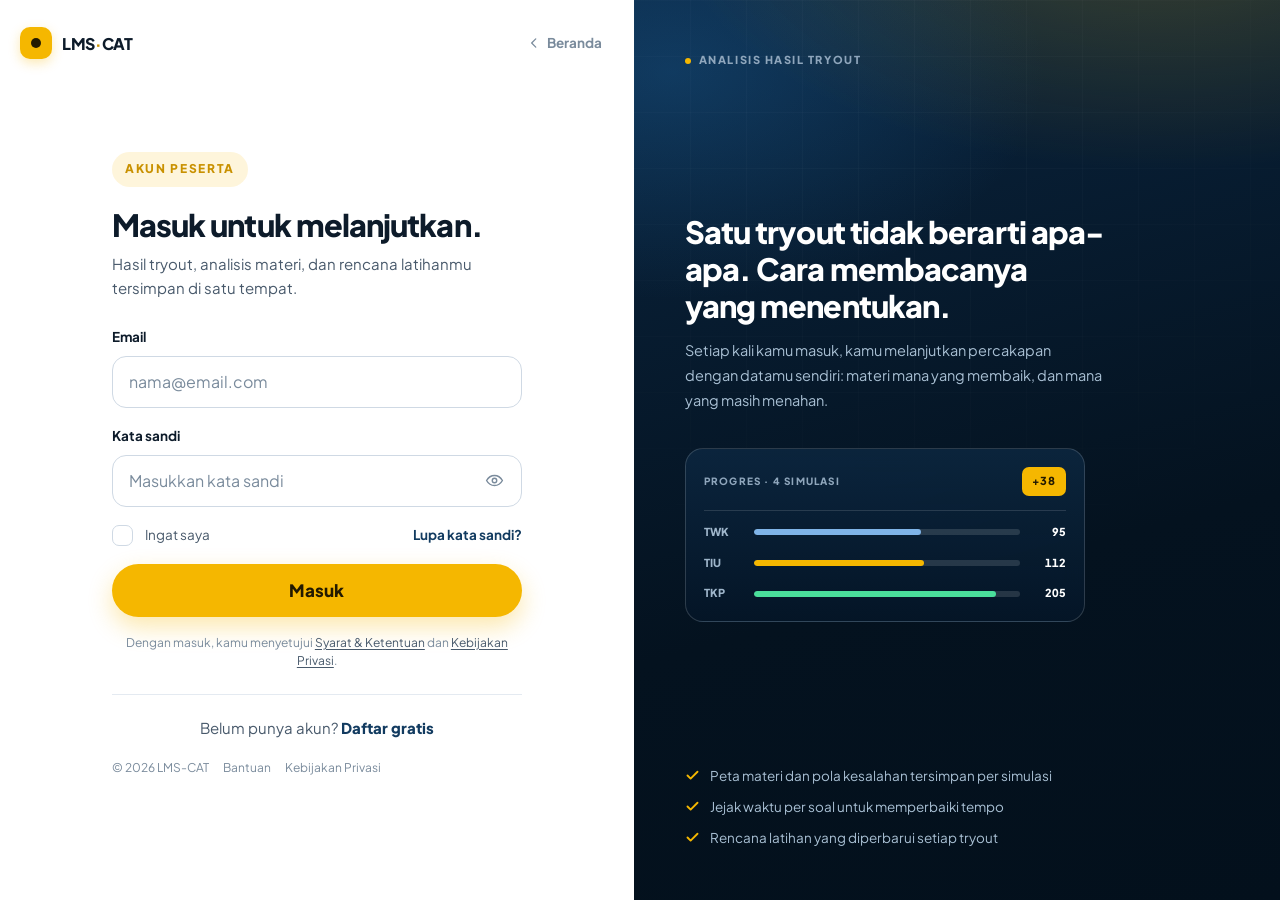
<file: app-prototipe/ujian/index.html>
<!DOCTYPE html>
<html lang="id">
<head>
<meta charset="utf-8">
<meta name="viewport" content="width=device-width, initial-scale=1">
<title>Ujian CAT · Simulasi SKD CPNS 2027 — LMS-CAT</title>
<meta name="description" content="Antarmuka ujian CAT LMS-CAT: timer, navigasi nomor soal, penanda ragu-ragu, dan progres pengerjaan.">
<meta name="theme-color" content="#061A2F">
<link rel="stylesheet" href="../assets/fonts.css">
<link rel="stylesheet" href="../assets/tokens.css">
<link rel="stylesheet" href="../assets/base.css">
<style>
body{background:var(--cream)}
.exam{min-height:100dvh;display:flex;flex-direction:column}

/* ============================== TOP BAR ============================== */
.etop{position:sticky;top:0;z-index:var(--z-sticky);background:var(--navy-900);color:var(--text-invert)}
.etop__row{
  display:grid;grid-template-columns:minmax(0,1fr) auto minmax(0,1fr);
  align-items:center;gap:16px;height:64px;padding-inline:clamp(12px,2.4vw,24px);
}
.eid{display:flex;align-items:center;gap:12px;min-width:0}
.eid__mark{width:30px;height:30px;border-radius:9px;background:var(--gold-500);display:grid;place-items:center;flex:none}
.eid__mark::after{content:"";width:9px;height:9px;border-radius:50%;background:#231A00}
.eid__txt{min-width:0}
.eid__name{font-size:13px;font-weight:800;color:#fff;white-space:nowrap;overflow:hidden;text-overflow:ellipsis}
.eid__meta{display:flex;align-items:center;gap:7px;margin-top:2px;font-size:10px;font-weight:800;letter-spacing:.1em;text-transform:uppercase;color:#8FA6BC}

.timer{display:flex;flex-direction:column;align-items:center;gap:1px;padding:5px 20px;border-radius:14px;border:1px solid rgba(255,255,255,.14);background:rgba(255,255,255,.05)}
.timer__label{font-size:9px;font-weight:800;letter-spacing:.16em;text-transform:uppercase;color:#8FA6BC}
.timer__clock{font-size:1.375rem;font-weight:800;letter-spacing:.01em;font-variant-numeric:tabular-nums;color:var(--gold-400);line-height:1.2}
.timer.is-warn{background:rgba(245,183,0,.12);border-color:rgba(245,183,0,.45)}
.timer.is-warn .timer__clock{color:var(--gold-400)}
.timer.is-crit{background:rgba(214,69,69,.16);border-color:rgba(214,69,69,.5)}
.timer.is-crit .timer__clock{color:#FF8A80;animation:pulse 1.6s var(--ease) infinite}
@keyframes pulse{50%{opacity:.5}}

.etop__actions{display:flex;align-items:center;justify-content:flex-end;gap:10px}
.btn-end{
  display:inline-flex;align-items:center;gap:7px;height:38px;padding:0 15px;border-radius:var(--r-pill);
  border:1.5px solid rgba(255,255,255,.26);background:transparent;color:#fff;font-size:13px;font-weight:800;
  transition:background var(--dur-1),border-color var(--dur-1);
}
.btn-end:hover{background:rgba(214,69,69,.18);border-color:rgba(214,69,69,.6)}
.avatar{width:34px;height:34px;border-radius:50%;display:grid;place-items:center;background:rgba(255,255,255,.12);color:#fff;font-size:11px;font-weight:800;letter-spacing:.04em;flex:none}
.rail{height:3px;background:rgba(255,255,255,.12)}
.rail i{display:block;height:100%;background:var(--gold-500);transition:width var(--dur-2) var(--ease)}

/* ============================== SECTIONS ============================== */
.sections{background:var(--white);border-bottom:1px solid var(--line);position:sticky;top:64px;z-index:calc(var(--z-sticky) - 1)}
.sections__in{display:flex;padding-inline:clamp(12px,2.4vw,24px);overflow-x:auto;scrollbar-width:none}
.sections__in::-webkit-scrollbar{display:none}
.stab{
  position:relative;display:flex;align-items:center;gap:8px;padding:13px 16px 12px;white-space:nowrap;
  font-size:13px;font-weight:800;color:var(--muted);border-bottom:2.5px solid transparent;
}
.stab__n{font-size:10px;letter-spacing:.06em;opacity:.85}
.stab[aria-current="true"]{color:var(--ink);border-bottom-color:var(--gold-500)}
.stab[aria-disabled="true"]{color:#B6C1CD;cursor:not-allowed}
.stab svg{opacity:.8}

/* ============================== BODY ============================== */
.ebody{
  flex:1;display:grid;grid-template-columns:minmax(0,1fr) 316px;gap:20px;align-items:start;
  width:100%;max-width:1180px;margin-inline:auto;padding:20px clamp(12px,2.4vw,24px) 32px;
}

.qcard{
  background:var(--white);border:1px solid var(--line);border-radius:var(--r-md);
  display:flex;flex-direction:column;min-height:calc(100dvh - 210px);box-shadow:var(--shadow-sm);
}
.qcard__head{display:flex;align-items:center;justify-content:space-between;gap:12px;padding:15px 20px;border-bottom:1px solid var(--line-soft)}
.qcard__meta{display:flex;align-items:center;gap:10px;flex-wrap:wrap}
.qnum{display:flex;align-items:baseline;gap:5px}
.qnum b{font-size:1.125rem;font-weight:800;letter-spacing:-.02em}
.qnum span{font-size:11px;font-weight:700;color:var(--muted)}
.qcat{font-size:12px;font-weight:800;color:var(--amber-600);background:var(--gold-100);padding:4px 9px;border-radius:7px}
.qcard__body{padding:clamp(18px,3vw,30px) clamp(18px,3.4vw,36px);flex:1}
.qtext{font-size:var(--text-md);line-height:1.72;color:var(--ink);max-width:70ch}
.qtext p+p{margin-top:12px}
.stimulus{
  margin-bottom:18px;padding:16px 18px;background:var(--cream);
  border-left:3px solid var(--gold-500);border-radius:0 var(--r-sm) var(--r-sm) 0;
  font-size:15px;line-height:1.7;color:var(--body);
}
.stimulus__k{font-size:10px;font-weight:800;letter-spacing:.12em;text-transform:uppercase;color:var(--muted);margin-bottom:6px}

.opts{margin-top:22px;display:grid;gap:10px;max-width:74ch}
.opt{position:relative;display:block;cursor:pointer}
.opt input{position:absolute;opacity:0;width:1px;height:1px}
.opt__row{
  display:flex;align-items:flex-start;gap:14px;min-height:56px;padding:15px 16px;
  border:1.5px solid var(--line-strong);border-radius:14px;background:var(--white);
  transition:border-color var(--dur-1) var(--ease),background var(--dur-1) var(--ease),box-shadow var(--dur-1);
}
.opt:hover .opt__row{border-color:#B8C6D6;background:var(--cream)}
.opt__key{
  flex:none;display:grid;place-items:center;width:27px;height:27px;margin-top:-2px;border-radius:50%;
  border:1.5px solid var(--line-strong);background:var(--white);
  font-size:11.5px;font-weight:800;color:var(--body);transition:all var(--dur-1) var(--ease);
}
.opt__txt{font-size:15px;line-height:1.6;color:var(--ink);padding-top:1px}
.opt input:checked + .opt__row{border-color:var(--navy-900);background:#F1F5FA;box-shadow:inset 0 0 0 1px var(--navy-900)}
.opt input:checked + .opt__row .opt__key{background:var(--navy-900);border-color:var(--navy-900);color:#fff}
.opt input:focus-visible + .opt__row{outline:3px solid var(--focus);outline-offset:2px}

.qcard__foot{display:flex;align-items:center;gap:10px;flex-wrap:wrap;padding:14px 20px;border-top:1px solid var(--line-soft);background:#FBFCFE;border-radius:0 0 var(--r-md) var(--r-md)}
.btn-flag{
  display:inline-flex;align-items:center;gap:7px;height:44px;padding:0 16px;border-radius:var(--r-pill);
  border:1.5px solid var(--line-strong);background:var(--white);font-size:13.5px;font-weight:800;color:var(--body);
  transition:all var(--dur-1) var(--ease);
}
.btn-flag:hover{border-color:var(--gold-500);color:var(--amber-600);background:var(--gold-100)}
.btn-flag[aria-pressed="true"]{background:var(--gold-100);border-color:var(--gold-500);color:var(--amber-600)}
.btn-flag[aria-pressed="true"] svg{fill:currentColor}

/* ============================== SIDEBAR ============================== */
.ebody > .side{
  position:sticky;top:132px;background:var(--white);border:1px solid var(--line);border-radius:var(--r-md);
  display:flex;flex-direction:column;max-height:calc(100dvh - 160px);box-shadow:var(--shadow-sm);
}
.side__head{display:flex;align-items:center;justify-content:space-between;gap:10px;padding:15px 18px 13px;border-bottom:1px solid var(--line-soft)}
.side__title{font-size:13px;font-weight:800;color:var(--ink)}
.side__count{font-size:11px;font-weight:800;color:var(--muted)}

.legend{display:flex;flex-wrap:wrap;gap:8px 14px;padding:13px 18px;border-bottom:1px solid var(--line-soft)}
.legend span{display:inline-flex;align-items:center;gap:6px;font-size:10.5px;font-weight:700;color:var(--body)}
.lg{width:11px;height:11px;border-radius:4px;border:1.5px solid var(--line-strong);background:var(--white);flex:none}
.lg--ans{background:#E8F1FA;border-color:var(--blue-500)}
.lg--flag{background:var(--gold-100);border-color:var(--gold-500)}
.lg--cur{background:var(--navy-900);border-color:var(--navy-900)}

.qgrid-wrap{padding:15px 18px;overflow-y:auto;flex:1}
.qgrid-label{display:flex;justify-content:space-between;font-size:10px;font-weight:800;letter-spacing:.1em;text-transform:uppercase;color:var(--muted);margin-bottom:11px}
.qgrid{display:grid;grid-template-columns:repeat(5,1fr);gap:8px}
.qbtn{
  position:relative;aspect-ratio:1;display:grid;place-items:center;border:1.5px solid var(--line-strong);
  border-radius:10px;background:var(--white);font-size:12px;font-weight:700;color:var(--body);
  transition:all var(--dur-1) var(--ease);
}
.qbtn:hover{border-color:var(--navy-700);color:var(--ink);transform:translateY(-1px)}
.qbtn.is-answered{background:#E8F1FA;border-color:var(--blue-500);color:var(--blue-600)}
.qbtn.is-flagged{background:var(--gold-100);border-color:var(--gold-500);color:var(--amber-600)}
.qbtn.is-flagged::after{content:"";position:absolute;top:4px;right:4px;width:5px;height:5px;border-radius:50%;background:var(--gold-500)}
.qbtn.is-current{background:var(--navy-900);border-color:var(--navy-900);color:#fff;box-shadow:0 0 0 3px var(--white),0 0 0 5px var(--navy-900)}
.qbtn.is-current::after{background:var(--gold-400)}

.side__foot{padding:14px 18px 16px;border-top:1px solid var(--line-soft)}
.sstats{display:grid;grid-template-columns:repeat(3,1fr);gap:6px;margin-bottom:12px}
.sstat{text-align:center;padding:8px 4px;background:var(--cream);border-radius:var(--r-sm)}
.sstat b{display:block;font-size:15px;font-weight:800;color:var(--ink);line-height:1.2;font-variant-numeric:tabular-nums}
.sstat span{font-size:9.5px;font-weight:800;letter-spacing:.04em;text-transform:uppercase;color:var(--muted)}
.sstat.is-flag b{color:var(--amber-600)}
.sstat.is-empty b{color:var(--muted)}

.sheet-backdrop{position:fixed;inset:0;background:rgba(4,18,31,.55);z-index:calc(var(--z-modal) - 1);opacity:0;pointer-events:none;transition:opacity var(--dur-2)}
.sheet-head,.sheet-close{display:none}
.mobile-top,.mobile-bar{display:none}

/* ============================== MODAL ============================== */
.modal{
  position:fixed;inset:0;z-index:var(--z-modal);display:grid;place-items:center;padding:16px;
  background:rgba(4,18,31,.6);opacity:0;visibility:hidden;pointer-events:none;
  transition:opacity var(--dur-2) var(--ease),visibility var(--dur-2);
}
.modal.is-open{opacity:1;visibility:visible;pointer-events:auto}
.modal__panel{
  width:100%;max-width:460px;background:var(--white);border-radius:var(--r-lg);box-shadow:var(--shadow-lg);padding:28px;
  transform:translateY(12px) scale(.985);transition:transform var(--dur-2) var(--ease);
}
.modal.is-open .modal__panel{transform:none}
.modal__icon{width:46px;height:46px;border-radius:14px;display:grid;place-items:center;background:var(--gold-100);color:var(--gold-600);margin-bottom:16px}
.modal h2{font-size:1.25rem;letter-spacing:-.025em}
.modal p{margin-top:10px;font-size:14px;line-height:1.65;color:var(--body)}
.modal__stats{display:grid;grid-template-columns:repeat(3,1fr);gap:8px;margin-top:20px}
.modal__stat{padding:12px 8px;border-radius:var(--r-sm);background:var(--cream);text-align:center}
.modal__stat b{display:block;font-size:1.125rem;font-weight:800;line-height:1.2;font-variant-numeric:tabular-nums}
.modal__stat span{font-size:9.5px;font-weight:800;text-transform:uppercase;letter-spacing:.04em;color:var(--muted)}
.modal__actions{display:flex;flex-direction:column-reverse;gap:8px;margin-top:24px}
.modal__actions .btn{width:100%;font-size:15px;padding:15px 20px}
@media (min-width:520px){.modal__actions{flex-direction:row}}

/* ============================== SUBMITTED ============================== */
.submitted{position:fixed;inset:0;z-index:var(--z-modal);background:var(--cream);display:none;overflow-y:auto}
.submitted.is-on{display:block}
.submitted__in{max-width:560px;margin-inline:auto;padding:clamp(28px,8vh,72px) var(--gutter);text-align:center}
.submitted__mark{width:66px;height:66px;margin:0 auto 22px;border-radius:50%;display:grid;place-items:center;background:var(--gold-500);color:var(--brand-fg);box-shadow:0 0 0 8px var(--gold-100)}
.submitted h1{font-size:clamp(1.5rem,3vw,1.9rem);letter-spacing:-.03em}
.submitted p{margin-top:12px;color:var(--body);font-size:14.5px;line-height:1.65}
.submitted__card{margin-top:24px;text-align:left;background:var(--white);border:1px solid var(--line);border-radius:var(--r-md);padding:18px;box-shadow:var(--shadow-sm)}
.submitted__row{display:flex;justify-content:space-between;gap:12px;padding:10px 0;border-bottom:1px dashed var(--line);font-size:13.5px}
.submitted__row:last-child{border-bottom:0}
.submitted__row span:first-child{color:var(--body)}
.submitted__row span:last-child{font-weight:800;color:var(--ink);font-variant-numeric:tabular-nums}
.submitted .btn{margin-top:22px}
.submitted__note{margin-top:14px;font-size:var(--text-xs);color:var(--muted)}

/* ============================== RESPONSIVE ============================== */
@media (max-width:1080px){
  .ebody{grid-template-columns:1fr;gap:0;padding-bottom:96px}
  .qcard{min-height:auto}

  .ebody > .side{
    position:fixed;left:0;right:0;bottom:0;top:auto;z-index:var(--z-modal);
    max-height:82dvh;border-radius:var(--r-lg) var(--r-lg) 0 0;border-bottom:0;
    box-shadow:0 -20px 60px -24px rgba(4,18,31,.5);
    transform:translateY(102%);visibility:hidden;
    transition:transform var(--dur-2) var(--ease),visibility var(--dur-2);
    padding-bottom:env(safe-area-inset-bottom);
  }
  .ebody > .side.is-open{transform:none;visibility:visible}
  .sheet-backdrop.is-on{opacity:1;pointer-events:auto}
  .sheet-head{display:grid;grid-template-columns:1fr auto 1fr;align-items:center;padding:10px 16px;border-bottom:1px solid var(--line-soft)}
  .sheet-handle{width:36px;height:4px;border-radius:99px;background:var(--line-strong);margin-inline:auto}
  .sheet-head__t{font-size:13px;font-weight:800;justify-self:center;color:var(--ink)}
  .sheet-close{display:inline-flex;align-items:center;justify-self:end;gap:5px;height:34px;padding:0 10px;border-radius:var(--r-pill);font-size:12px;font-weight:800;color:var(--body)}
  .qgrid{grid-template-columns:repeat(6,1fr)}
  .qgrid-wrap{max-height:44dvh}

  .etop__row{grid-template-columns:auto 1fr auto;height:58px}
  .eid__txt{display:none}
  .mobile-top{display:flex;align-items:center;font-size:11px;font-weight:800;letter-spacing:.04em;color:#A9C0D4}
  .timer{padding:3px 10px}
  .timer__clock{font-size:1.125rem}
  .timer__label{font-size:8px}
  .avatar{display:none}
  .btn-end{padding:0 11px;height:36px;font-size:12px;gap:5px}
  .sections{top:58px}
  .stab{padding:11px 12px 10px;font-size:12px}

  .mobile-bar{
    display:grid;grid-template-columns:auto 1fr auto;gap:8px;align-items:center;
    position:fixed;left:0;right:0;bottom:0;z-index:calc(var(--z-modal) - 2);
    padding:8px 12px calc(8px + env(safe-area-inset-bottom));
    background:var(--white);border-top:1px solid var(--line);box-shadow:0 -8px 24px -20px rgba(4,18,31,.6);
  }
  .mobile-bar .btn{height:46px;padding:0 16px;font-size:14px;box-shadow:none}
  .mobile-bar .btn--icon{width:46px;padding:0}
  .navcount{
    display:inline-flex;align-items:center;gap:7px;height:46px;padding:0 14px;border-radius:var(--r-pill);
    border:1.5px solid var(--line-strong);background:var(--white);font-size:12.5px;font-weight:800;color:var(--body);
  }
  .qcard__foot{display:none}
}
@media (max-width:520px){
  .qcard__body{padding:18px 16px 22px}
  .qtext{font-size:1rem;line-height:1.68}
  .opt__row{padding:14px;gap:12px;min-height:58px}
  .opt__txt{font-size:14.5px}
  .qcard__head{padding:13px 16px}
  .qcard__head .badge--outline,.qcard__head .qcat{display:none}
  .ebody{padding-top:14px}
}
.devpreview{margin-top:10px;display:flex;gap:6px;flex-wrap:wrap}
.devpreview button{
  padding:4px 7px;border-radius:6px;border:1px dashed var(--line-strong);background:transparent;
  font-size:9px;font-weight:800;letter-spacing:.03em;color:var(--muted);text-transform:uppercase;
}
.devpreview button:hover{color:var(--ink);border-color:var(--muted)}
</style>
</head>
<body>
<div class="exam">

  <!-- ============================ TOP ============================ -->
  <header class="etop">
    <div class="etop__row">
      <div class="eid">
        <span class="eid__mark" aria-hidden="true"></span>
        <div class="eid__txt">
          <div class="eid__name">Simulasi SKD CPNS 2027 · Tryout #1</div>
          <div class="eid__meta"><span>Bagian 1 dari 3</span><span>·</span><span>TWK</span></div>
        </div>
        <div class="mobile-top"><span id="mSoal">Soal 27/30</span></div>
      </div>

      <div class="timer" id="timer" role="timer" aria-live="off">
        <span class="timer__label">Sisa waktu</span>
        <span class="timer__clock" id="clock">01:32:47</span>
      </div>

      <div class="etop__actions">
        <button class="btn-end" id="endBtn" type="button">
          <svg width="13" height="13" viewBox="0 0 24 24" fill="none" aria-hidden="true"><rect x="4" y="4" width="16" height="16" rx="3" stroke="currentColor" stroke-width="2"/></svg>
          <span>Akhiri ujian</span>
        </button>
        <div class="avatar" aria-hidden="true">NP</div>
      </div>
    </div>
    <div class="rail" aria-hidden="true"><i id="progressBar" style="width:63%"></i></div>
  </header>

  <!-- ============================ SECTIONS ============================ -->
  <nav class="sections" aria-label="Bagian ujian">
    <div class="sections__in">
      <button class="stab" type="button" aria-current="true"><span class="stab__n">01</span> TWK <span class="stab__n">19/30</span></button>
      <button class="stab" type="button" aria-disabled="true" title="Terkunci sampai bagian TWK selesai">
        <svg width="11" height="11" viewBox="0 0 24 24" fill="none" aria-hidden="true"><rect x="5" y="10" width="14" height="10" rx="2.5" stroke="currentColor" stroke-width="2"/><path d="M8.5 10V7.5a3.5 3.5 0 0 1 7 0V10" stroke="currentColor" stroke-width="2"/></svg>
        <span class="stab__n">02</span> TIU <span class="stab__n">0/35</span>
      </button>
      <button class="stab" type="button" aria-disabled="true" title="Terkunci sampai bagian TIU selesai">
        <svg width="11" height="11" viewBox="0 0 24 24" fill="none" aria-hidden="true"><rect x="5" y="10" width="14" height="10" rx="2.5" stroke="currentColor" stroke-width="2"/><path d="M8.5 10V7.5a3.5 3.5 0 0 1 7 0V10" stroke="currentColor" stroke-width="2"/></svg>
        <span class="stab__n">03</span> TKP <span class="stab__n">0/45</span>
      </button>
    </div>
  </nav>

  <!-- ============================ BODY ============================ -->
  <div class="ebody">

    <main class="qcard" aria-labelledby="qHeading">
      <div class="qcard__head">
        <div class="qcard__meta">
          <span class="qnum"><b id="qNumber">27</b><span>/ 30</span></span>
          <span class="badge">TWK</span>
          <span class="qcat" id="qCat">Nasionalisme</span>
          <span class="badge badge--outline" title="Bank soal demonstrasi, bukan soal ujian resmi">Soal demo</span>
        </div>
        <button class="btn-flag" id="flagBtn" type="button" aria-pressed="false" aria-label="Tandai soal ini untuk ditinjau kembali">
          <svg width="14" height="14" viewBox="0 0 16 16" fill="none" aria-hidden="true">
            <path d="M3.5 14V2.6c2.2-1.3 4.2 1.1 6.4-.2 1-.6 2.1-.3 2.6.1v6c-.5-.4-1.6-.7-2.6-.1-2.2 1.3-4.2-1.1-6.4.2" stroke="currentColor" stroke-width="1.6" stroke-linecap="round" stroke-linejoin="round"/>
          </svg>
          <span id="flagLabel">Tandai</span>
        </button>
      </div>

      <div class="qcard__body">
        <h1 class="sr-only" id="qHeading">Soal 27, bagian TWK</h1>
        <div id="qStimulus" hidden>
          <div class="stimulus">
            <div class="stimulus__k">Bacaan</div>
            <p id="qStimulusText"></p>
          </div>
        </div>
        <div class="qtext" id="qText"></div>
        <div class="opts" id="qOpts" role="radiogroup" aria-labelledby="qHeading"></div>
      </div>

      <div class="qcard__foot">
        <button class="btn btn--outline btn--sm" type="button" id="prevBtn">
          <svg width="14" height="14" viewBox="0 0 24 24" fill="none" aria-hidden="true"><path d="M15 5l-7 7 7 7" stroke="currentColor" stroke-width="2.4" stroke-linecap="round" stroke-linejoin="round"/></svg>
          Sebelumnya
        </button>
        <div class="spacer"></div>
        <span class="hint" style="margin-right:6px">Pintasan: <b>1–5</b> pilih · <b>← →</b> navigasi</span>
        <button class="btn btn--navy btn--sm" type="button" id="nextBtn">
          Berikutnya
          <svg width="14" height="14" viewBox="0 0 24 24" fill="none" aria-hidden="true"><path d="M9 5l7 7-7 7" stroke="currentColor" stroke-width="2.4" stroke-linecap="round" stroke-linejoin="round"/></svg>
        </button>
      </div>
    </main>

    <aside class="side" id="examSide" aria-label="Navigasi nomor soal">
      <div class="sheet-head">
        <span class="sheet-handle" aria-hidden="true"></span>
        <span class="sheet-head__t">Navigasi soal</span>
        <button class="sheet-close" type="button" id="sheetClose">Tutup
          <svg width="13" height="13" viewBox="0 0 24 24" fill="none" aria-hidden="true"><path d="M6 6l12 12M18 6L6 18" stroke="currentColor" stroke-width="2.4" stroke-linecap="round"/></svg>
        </button>
      </div>

      <div class="side__head">
        <span class="side__title">Navigasi soal</span>
        <span class="side__count" id="sideCount">19 / 30 terjawab</span>
      </div>

      <div class="legend">
        <span><i class="lg lg--ans"></i> Sudah dijawab</span>
        <span><i class="lg lg--flag"></i> Ragu-ragu</span>
        <span><i class="lg lg--cur"></i> Sedang dikerjakan</span>
      </div>

      <div class="qgrid-wrap">
        <div class="qgrid-label"><span>TWK · 1–30</span><span id="gridHint">Ketuk untuk pindah</span></div>
        <div class="qgrid" id="qgrid" role="group" aria-label="Nomor soal bagian TWK"></div>
      </div>

      <div class="side__foot">
        <div class="sstats">
          <div class="sstat"><b id="stAns">19</b><span>Dijawab</span></div>
          <div class="sstat is-empty"><b id="stEmpty">11</b><span>Belum</span></div>
          <div class="sstat is-flag"><b id="stFlag">2</b><span>Ragu</span></div>
        </div>
        <button class="btn btn--outline btn--sm btn--block" type="button" id="endBtn2">Akhiri ujian</button>
      </div>
    </aside>

    <div class="sheet-backdrop" id="backdrop"></div>
  </div>

  <!-- ============================ MOBILE BAR ============================ -->
  <div class="mobile-bar">
    <button class="btn btn--outline btn--icon" type="button" id="prevBtnM" aria-label="Soal sebelumnya">
      <svg width="18" height="18" viewBox="0 0 24 24" fill="none" aria-hidden="true"><path d="M15 5l-7 7 7 7" stroke="currentColor" stroke-width="2.4" stroke-linecap="round" stroke-linejoin="round"/></svg>
    </button>
    <div style="display:flex;justify-content:center">
      <button class="navcount" type="button" id="openSheet" aria-expanded="false" aria-controls="examSide">
        <svg width="14" height="14" viewBox="0 0 24 24" fill="none" aria-hidden="true"><rect x="4" y="4" width="6.5" height="6.5" rx="1.6" stroke="currentColor" stroke-width="2"/><rect x="13.5" y="4" width="6.5" height="6.5" rx="1.6" stroke="currentColor" stroke-width="2"/><rect x="4" y="13.5" width="6.5" height="6.5" rx="1.6" stroke="currentColor" stroke-width="2"/><rect x="13.5" y="13.5" width="6.5" height="6.5" rx="1.6" stroke="currentColor" stroke-width="2"/></svg>
        <span id="navcountTxt">19/30</span>
      </button>
    </div>
    <button class="btn btn--navy" type="button" id="nextBtnM">
      Berikutnya
      <svg width="14" height="14" viewBox="0 0 24 24" fill="none" aria-hidden="true"><path d="M9 5l7 7-7 7" stroke="currentColor" stroke-width="2.4" stroke-linecap="round" stroke-linejoin="round"/></svg>
    </button>
  </div>
</div>

<!-- ============================ MODAL ============================ -->
<div class="modal" id="endModal" role="dialog" aria-modal="true" aria-labelledby="endTitle" aria-describedby="endDesc">
  <div class="modal__panel">
    <div class="modal__icon">
      <svg width="22" height="22" viewBox="0 0 24 24" fill="none" aria-hidden="true"><path d="M12 8.5v5M12 16.6v.2" stroke="currentColor" stroke-width="2.4" stroke-linecap="round"/><path d="M10.3 3.9 2.6 17.2A2 2 0 0 0 4.3 20.2h15.4a2 2 0 0 0 1.7-3L13.7 3.9a2 2 0 0 0-3.4 0Z" stroke="currentColor" stroke-width="1.8" stroke-linejoin="round"/></svg>
    </div>
    <h2 id="endTitle">Akhiri ujian sekarang?</h2>
    <p id="endDesc">Setelah diakhiri, jawaban tidak dapat diubah lagi. Periksa ringkasan di bawah sebelum melanjutkan.</p>

    <div class="modal__stats">
      <div class="modal__stat"><b id="mAns">19</b><span>Dijawab</span></div>
      <div class="modal__stat"><b id="mEmpty" style="color:var(--muted)">11</b><span>Belum dijawab</span></div>
      <div class="modal__stat"><b id="mFlag" style="color:var(--amber-600)">2</b><span>Ragu-ragu</span></div>
    </div>

    <div class="modal__actions">
      <button class="btn btn--outline" type="button" id="cancelEnd">Lanjut mengerjakan</button>
      <button class="btn btn--danger" type="button" id="confirmEnd">Ya, akhiri ujian</button>
    </div>
  </div>
</div>

<!-- ============================ SUBMITTED ============================ -->
<div class="submitted" id="submitted">
  <div class="submitted__in">
    <div class="submitted__mark">
      <svg width="30" height="30" viewBox="0 0 24 24" fill="none" aria-hidden="true"><path d="M4 12.5 9.5 18 20 6.5" stroke="currentColor" stroke-width="2.8" stroke-linecap="round" stroke-linejoin="round"/></svg>
    </div>
    <span class="eyebrow">Ujian terkirim</span>
    <h1 style="margin-top:14px">Jawabanmu sudah tersimpan.</h1>
    <p>Analisis hasil sedang disiapkan: peta materi, jejak waktu per soal, dan rekomendasi latihan berikutnya.</p>

    <div class="submitted__card">
      <div class="submitted__row"><span>Ujian</span><span>Simulasi SKD #5</span></div>
      <div class="submitted__row"><span>Bagian</span><span>TWK</span></div>
      <div class="submitted__row"><span>Terjawab</span><span id="sAns">19 / 30</span></div>
      <div class="submitted__row"><span>Ragu-ragu</span><span id="sFlag">2</span></div>
      <div class="submitted__row"><span>Waktu terpakai</span><span id="sTime">07:13</span></div>
    </div>

    <a class="btn btn--block" href="../hasil/index.html">Lihat analisis hasil</a>
    <p class="submitted__note">Pada implementasi, tombol ini mengarah ke halaman hasil tryout. Skor dan penilaian mengikuti aturan yang berlaku pada sistem.</p>
  </div>
</div>

<script src="../assets/js/store.js"></script>
<script src="../assets/js/exam-data.js"></script>
<script src="../assets/js/exam.js"></script>
</body>
</html>
</file>
<file: assets/fonts.css>
/* ============================================================================
   LMS-CAT · WEBFONTS (self-hosted, latin + latin-ext subsets)
   Bricolage Grotesque — display
   Plus Jakarta Sans — body / UI
   JetBrains Mono   — numerals, labels, timer
   Self-hosting keeps rendering identical offline and in review tools.
   ========================================================================== */
@font-face {font-family: 'Bricolage Grotesque';
  font-style: normal;
  font-weight: 300 800;
  font-stretch: 100%;
  font-display: swap;
  src: url("fonts/bricolage-1.woff2") format('woff2');
  unicode-range: U+0102-0103, U+0110-0111, U+0128-0129, U+0168-0169, U+01A0-01A1, U+01AF-01B0, U+0300-0301, U+0303-0304, U+0308-0309, U+0323, U+0329, U+1EA0-1EF9, U+20AB;}
@font-face {font-family: 'Bricolage Grotesque';
  font-style: normal;
  font-weight: 300 800;
  font-stretch: 100%;
  font-display: swap;
  src: url("fonts/bricolage-2.woff2") format('woff2');
  unicode-range: U+0100-02BA, U+02BD-02C5, U+02C7-02CC, U+02CE-02D7, U+02DD-02FF, U+0304, U+0308, U+0329, U+1D00-1DBF, U+1E00-1E9F, U+1EF2-1EFF, U+2020, U+20A0-20AB, U+20AD-20C4, U+2113, U+2C60-2C7F, U+A720-A7FF;}
@font-face {font-family: 'Bricolage Grotesque';
  font-style: normal;
  font-weight: 300 800;
  font-stretch: 100%;
  font-display: swap;
  src: url("fonts/bricolage-3.woff2") format('woff2');
  unicode-range: U+0000-00FF, U+0131, U+0152-0153, U+02BB-02BC, U+02C6, U+02DA, U+02DC, U+0304, U+0308, U+0329, U+2000-206F, U+20AC, U+2122, U+2191, U+2193, U+2212, U+2215, U+FEFF, U+FFFD;}
@font-face {font-family: 'Plus Jakarta Sans';
  font-style: normal;
  font-weight: 400 800;
  font-display: swap;
  src: url("fonts/jakarta-1.woff2") format('woff2');
  unicode-range: U+0460-052F, U+1C80-1C8A, U+20B4, U+2DE0-2DFF, U+A640-A69F, U+FE2E-FE2F;}
@font-face {font-family: 'Plus Jakarta Sans';
  font-style: normal;
  font-weight: 400 800;
  font-display: swap;
  src: url("fonts/jakarta-2.woff2") format('woff2');
  unicode-range: U+0102-0103, U+0110-0111, U+0128-0129, U+0168-0169, U+01A0-01A1, U+01AF-01B0, U+0300-0301, U+0303-0304, U+0308-0309, U+0323, U+0329, U+1EA0-1EF9, U+20AB;}
@font-face {font-family: 'Plus Jakarta Sans';
  font-style: normal;
  font-weight: 400 800;
  font-display: swap;
  src: url("fonts/jakarta-3.woff2") format('woff2');
  unicode-range: U+0100-02BA, U+02BD-02C5, U+02C7-02CC, U+02CE-02D7, U+02DD-02FF, U+0304, U+0308, U+0329, U+1D00-1DBF, U+1E00-1E9F, U+1EF2-1EFF, U+2020, U+20A0-20AB, U+20AD-20C4, U+2113, U+2C60-2C7F, U+A720-A7FF;}
@font-face {font-family: 'Plus Jakarta Sans';
  font-style: normal;
  font-weight: 400 800;
  font-display: swap;
  src: url("fonts/jakarta-4.woff2") format('woff2');
  unicode-range: U+0000-00FF, U+0131, U+0152-0153, U+02BB-02BC, U+02C6, U+02DA, U+02DC, U+0304, U+0308, U+0329, U+2000-206F, U+20AC, U+2122, U+2191, U+2193, U+2212, U+2215, U+FEFF, U+FFFD;}
@font-face {font-family: 'JetBrains Mono';
  font-style: normal;
  font-weight: 400;
  font-display: swap;
  src: url("fonts/jetbrains-1.woff2") format('woff2');
  unicode-range: U+0460-052F, U+1C80-1C8A, U+20B4, U+2DE0-2DFF, U+A640-A69F, U+FE2E-FE2F;}
@font-face {font-family: 'JetBrains Mono';
  font-style: normal;
  font-weight: 400;
  font-display: swap;
  src: url("fonts/jetbrains-2.woff2") format('woff2');
  unicode-range: U+0301, U+0400-045F, U+0490-0491, U+04B0-04B1, U+2116;}
@font-face {font-family: 'JetBrains Mono';
  font-style: normal;
  font-weight: 400;
  font-display: swap;
  src: url("fonts/jetbrains-3.woff2") format('woff2');
  unicode-range: U+0102-0103, U+0110-0111, U+0128-0129, U+0168-0169, U+01A0-01A1, U+01AF-01B0, U+0300-0301, U+0303-0304, U+0308-0309, U+0323, U+0329, U+1EA0-1EF9, U+20AB;}
@font-face {font-family: 'JetBrains Mono';
  font-style: normal;
  font-weight: 400;
  font-display: swap;
  src: url("fonts/jetbrains-4.woff2") format('woff2');
  unicode-range: U+0100-02BA, U+02BD-02C5, U+02C7-02CC, U+02CE-02D7, U+02DD-02FF, U+0304, U+0308, U+0329, U+1D00-1DBF, U+1E00-1E9F, U+1EF2-1EFF, U+2020, U+20A0-20AB, U+20AD-20C4, U+2113, U+2C60-2C7F, U+A720-A7FF;}
@font-face {font-family: 'JetBrains Mono';
  font-style: normal;
  font-weight: 400;
  font-display: swap;
  src: url("fonts/jetbrains-5.woff2") format('woff2');
  unicode-range: U+0000-00FF, U+0131, U+0152-0153, U+02BB-02BC, U+02C6, U+02DA, U+02DC, U+0304, U+0308, U+0329, U+2000-206F, U+20AC, U+2122, U+2191, U+2193, U+2212, U+2215, U+FEFF, U+FFFD;}
@font-face {font-family: 'JetBrains Mono';
  font-style: normal;
  font-weight: 500;
  font-display: swap;
  src: url("fonts/jetbrains-6.woff2") format('woff2');
  unicode-range: U+0460-052F, U+1C80-1C8A, U+20B4, U+2DE0-2DFF, U+A640-A69F, U+FE2E-FE2F;}
@font-face {font-family: 'JetBrains Mono';
  font-style: normal;
  font-weight: 500;
  font-display: swap;
  src: url("fonts/jetbrains-7.woff2") format('woff2');
  unicode-range: U+0301, U+0400-045F, U+0490-0491, U+04B0-04B1, U+2116;}
@font-face {font-family: 'JetBrains Mono';
  font-style: normal;
  font-weight: 500;
  font-display: swap;
  src: url("fonts/jetbrains-8.woff2") format('woff2');
  unicode-range: U+0102-0103, U+0110-0111, U+0128-0129, U+0168-0169, U+01A0-01A1, U+01AF-01B0, U+0300-0301, U+0303-0304, U+0308-0309, U+0323, U+0329, U+1EA0-1EF9, U+20AB;}
@font-face {font-family: 'JetBrains Mono';
  font-style: normal;
  font-weight: 500;
  font-display: swap;
  src: url("fonts/jetbrains-9.woff2") format('woff2');
  unicode-range: U+0100-02BA, U+02BD-02C5, U+02C7-02CC, U+02CE-02D7, U+02DD-02FF, U+0304, U+0308, U+0329, U+1D00-1DBF, U+1E00-1E9F, U+1EF2-1EFF, U+2020, U+20A0-20AB, U+20AD-20C4, U+2113, U+2C60-2C7F, U+A720-A7FF;}
@font-face {font-family: 'JetBrains Mono';
  font-style: normal;
  font-weight: 500;
  font-display: swap;
  src: url("fonts/jetbrains-10.woff2") format('woff2');
  unicode-range: U+0000-00FF, U+0131, U+0152-0153, U+02BB-02BC, U+02C6, U+02DA, U+02DC, U+0304, U+0308, U+0329, U+2000-206F, U+20AC, U+2122, U+2191, U+2193, U+2212, U+2215, U+FEFF, U+FFFD;}
@font-face {font-family: 'JetBrains Mono';
  font-style: normal;
  font-weight: 700;
  font-display: swap;
  src: url("fonts/jetbrains-11.woff2") format('woff2');
  unicode-range: U+0460-052F, U+1C80-1C8A, U+20B4, U+2DE0-2DFF, U+A640-A69F, U+FE2E-FE2F;}
@font-face {font-family: 'JetBrains Mono';
  font-style: normal;
  font-weight: 700;
  font-display: swap;
  src: url("fonts/jetbrains-12.woff2") format('woff2');
  unicode-range: U+0301, U+0400-045F, U+0490-0491, U+04B0-04B1, U+2116;}
@font-face {font-family: 'JetBrains Mono';
  font-style: normal;
  font-weight: 700;
  font-display: swap;
  src: url("fonts/jetbrains-13.woff2") format('woff2');
  unicode-range: U+0102-0103, U+0110-0111, U+0128-0129, U+0168-0169, U+01A0-01A1, U+01AF-01B0, U+0300-0301, U+0303-0304, U+0308-0309, U+0323, U+0329, U+1EA0-1EF9, U+20AB;}
@font-face {font-family: 'JetBrains Mono';
  font-style: normal;
  font-weight: 700;
  font-display: swap;
  src: url("fonts/jetbrains-14.woff2") format('woff2');
  unicode-range: U+0100-02BA, U+02BD-02C5, U+02C7-02CC, U+02CE-02D7, U+02DD-02FF, U+0304, U+0308, U+0329, U+1D00-1DBF, U+1E00-1E9F, U+1EF2-1EFF, U+2020, U+20A0-20AB, U+20AD-20C4, U+2113, U+2C60-2C7F, U+A720-A7FF;}
@font-face {font-family: 'JetBrains Mono';
  font-style: normal;
  font-weight: 700;
  font-display: swap;
  src: url("fonts/jetbrains-15.woff2") format('woff2');
  unicode-range: U+0000-00FF, U+0131, U+0152-0153, U+02BB-02BC, U+02C6, U+02DA, U+02DC, U+0304, U+0308, U+0329, U+2000-206F, U+20AC, U+2122, U+2191, U+2193, U+2212, U+2215, U+FEFF, U+FFFD;}
</file>
<file: assets/tokens.css>
/* ============================================================================
   LMS-CAT · DESIGN TOKENS  v2.0  —  "Navy & Gold"
   Biru dongker sebagai dasar kepercayaan, emas sebagai aksen tunggal.
   Satu keluarga huruf (Plus Jakarta Sans), sudut besar, tombol pil.
   Semua nilai warna/ukuran WAJIB lewat token ini.
   ========================================================================== */

:root {
  /* ---------------------------------------------------------------------
     1. NAVY — permukaan gelap, header, seksi penekanan
     --------------------------------------------------------------------- */
  --navy-950: #04121F;
  --navy-900: #061A2F;
  --navy-800: #0A2540;
  --navy-700: #123B60;
  --navy-600: #1B4E78;

  /* ---------------------------------------------------------------------
     2. GOLD — satu-satunya aksen. Dipakai hemat.
     --------------------------------------------------------------------- */
  --gold-600: #C99100;
  --gold-500: #F5B700;
  --gold-400: #FFD34D;
  --gold-200: #FFE9A8;
  --gold-100: #FEF4DE;

  /* ---------------------------------------------------------------------
     3. NETRAL — sedikit kebiruan, senada dengan navy
     --------------------------------------------------------------------- */
  --ink: #0D1B2A;
  --body: #48596B;
  --muted: #7A8B9C;
  --line: #E4EAF1;
  --line-strong: #CFD9E4;
  --cream: #F6F8FB;
  --white: #FFFFFF;

  /* ---------------------------------------------------------------------
     4. SEMANTIK
     --------------------------------------------------------------------- */
  --green-600: #0B7A44;
  --green-500: #0F9D58;
  --green-100: #E4F6EC;

  --amber-600: #8A6100;
  --amber-500: #C99100;
  --amber-100: #FEF4DE;

  --red-600: #B33737;
  --red-500: #D64545;
  --red-100: #FBE7E7;

  --blue-600: #16588C;
  --blue-500: #1B6FB5;
  --blue-100: #E8F1FA;

  /* ---------------------------------------------------------------------
     5. PERAN SEMANTIK
     --------------------------------------------------------------------- */
  --bg: var(--white);
  --bg-alt: var(--cream);
  --surface: var(--white);
  --surface-dark: var(--navy-900);

  --text: var(--ink);
  --text-2: var(--body);
  --text-3: var(--muted);
  --text-invert: #E8F1FA;
  --text-invert-2: #A9C0D4;
  --text-invert-3: #8FA6BC;

  --line-soft: #EEF2F7;
  --line-invert: rgba(255, 255, 255, 0.12);
  --line-invert-2: rgba(255, 255, 255, 0.2);

  --brand: var(--gold-500);
  --brand-hover: var(--gold-400);
  --brand-fg: #231A00;
  --brand-tint: var(--gold-100);
  --navy: var(--navy-900);

  --focus: #1B6FB5;
  --focus-invert: var(--gold-400);

  /* data-viz */
  --dv-1: #F5B700;
  --dv-2: #7FB4E8;
  --dv-3: #0F9D58;
  --dv-4: #D64545;
  --dv-5: #8B6BD9;
  --dv-track: #E4EAF1;

  /* ---------------------------------------------------------------------
     6. TIPOGRAFI — satu keluarga, banyak bobot
     --------------------------------------------------------------------- */
  --font: "Plus Jakarta Sans", -apple-system, BlinkMacSystemFont, "Segoe UI", Roboto, sans-serif;

  --text-2xs: 0.6875rem;  /* 11 */
  --text-xs: 0.75rem;     /* 12 */
  --text-sm: 0.84375rem;  /* 13.5 */
  --text-base: 1rem;      /* 16 */
  --text-md: 1.0625rem;   /* 17 */
  --text-lg: 1.25rem;     /* 20 */
  --text-xl: 1.625rem;    /* 26 */
  --text-2xl: 2.125rem;   /* 34 */

  --text-display: clamp(1.7rem, 3.1vw, 2.65rem);   /* 27 → 42 */
  --text-h2: clamp(1.55rem, 3.1vw, 2.5rem);          /* 25 → 40 */
  --text-h3: clamp(1.05rem, 1.5vw, 1.25rem);         /* 17 → 20 */
  --text-lead: clamp(0.98rem, 1.35vw, 1.08rem);      /* 16 → 17 */

  --lh-display: 1.16;
  --lh-heading: 1.18;
  --lh-body: 1.7;

  --tr-display: -0.03em;
  --tr-heading: -0.02em;
  --tr-label: 0.14em;

  /* ---------------------------------------------------------------------
     7. SPASI & LAYOUT
     --------------------------------------------------------------------- */
  --sp-1: 0.25rem;
  --sp-2: 0.5rem;
  --sp-3: 0.75rem;
  --sp-4: 1rem;
  --sp-5: 1.5rem;
  --sp-6: 2rem;
  --sp-7: 2.5rem;
  --sp-8: 3rem;
  --sp-9: 4rem;
  --sp-10: 6rem;

  --wrap: 1120px;
  --wrap-narrow: 820px;
  --gutter: 20px;
  --section-y: clamp(56px, 7vw, 92px);

  /* ---------------------------------------------------------------------
     8. BENTUK, BAYANGAN, GERAK
     --------------------------------------------------------------------- */
  --r-sm: 12px;
  --r-md: 18px;
  --r-lg: 26px;
  --r-pill: 999px;

  --shadow-sm: 0 1px 2px rgba(9, 25, 43, 0.06), 0 4px 14px rgba(9, 25, 43, 0.06);
  --shadow-md: 0 10px 30px rgba(9, 25, 43, 0.10);
  --shadow-lg: 0 24px 60px rgba(4, 18, 31, 0.18);
  --shadow-gold: 0 10px 24px rgba(245, 183, 0, 0.32);
  --shadow-gold-hover: 0 16px 34px rgba(245, 183, 0, 0.40);

  --ease: cubic-bezier(0.22, 0.61, 0.36, 1);
  --dur-1: 0.18s;
  --dur-2: 0.3s;

  --z-sticky: 90;
  --z-modal: 300;
}
</file>
<file: assets/base.css>
/* ============================================================================
   LMS-CAT · BASE LAYER  v2.0  (Navy & Gold)
   Reset + tipografi + layout + komponen dasar.
   Depends on: tokens.css
   ========================================================================== */

/* ---------------------------------------------------------------- reset --- */
*, *::before, *::after { box-sizing: border-box; }

html {
  -webkit-text-size-adjust: 100%;
  scroll-behavior: smooth;
  scroll-padding-top: 88px;
}

body {
  margin: 0;
  background: var(--bg);
  color: var(--text-2);
  font-family: var(--font);
  font-size: var(--text-base);
  line-height: var(--lh-body);
  -webkit-font-smoothing: antialiased;
  -moz-osx-font-smoothing: grayscale;
  overflow-x: hidden;
}

img, svg, video { display: block; max-width: 100%; }
button, input, select, textarea { font: inherit; color: inherit; }
button { background: none; border: 0; padding: 0; cursor: pointer; }
a { color: inherit; text-decoration: none; }
ul, ol { margin: 0; padding: 0; list-style: none; }
p { margin: 0; }
hr { border: 0; border-top: 1px solid var(--line); margin: 0; }
table { border-collapse: collapse; width: 100%; }

::selection { background: var(--gold-400); color: var(--ink); }

[hidden] { display: none !important; }

/* --------------------------------------------------------- typography --- */
h1, h2, h3, h4, h5, h6 {
  margin: 0;
  color: var(--text);
  font-weight: 800;
  line-height: var(--lh-heading);
  letter-spacing: var(--tr-heading);
  text-wrap: balance;
}

.display {
  font-size: var(--text-display);
  font-weight: 800;
  line-height: var(--lh-display);
  letter-spacing: var(--tr-display);
  text-wrap: balance;
}

.h2 {
  font-size: var(--text-h2);
  font-weight: 800;
  line-height: var(--lh-heading);
  letter-spacing: var(--tr-display);
}

.h3 {
  font-size: var(--text-h3);
  font-weight: 800;
  letter-spacing: var(--tr-heading);
}

.lead {
  font-size: var(--text-lead);
  line-height: 1.7;
  color: var(--text-2);
  text-wrap: pretty;
}

.num { font-variant-numeric: tabular-nums; }

/* Eyebrow — pil emas transparan, seperti referensi */
.eyebrow {
  display: inline-flex;
  align-items: center;
  gap: 8px;
  font-size: var(--text-xs);
  font-weight: 800;
  letter-spacing: var(--tr-label);
  text-transform: uppercase;
  color: var(--gold-600);
  background: rgba(245, 183, 0, 0.14);
  padding: 7px 13px;
  border-radius: var(--r-pill);
}

.on-navy .eyebrow {
  color: var(--gold-400);
  background: rgba(245, 183, 0, 0.10);
  border: 1px solid rgba(245, 183, 0, 0.32);
}

/* Sorotan emas di judul */
.hl {
  color: var(--gold-600);
  box-shadow: inset 0 -0.16em 0 rgba(245, 183, 0, 0.28);
  padding-inline: 0.03em;
}

.on-navy .hl {
  color: var(--gold-400);
  box-shadow: inset 0 -0.16em 0 rgba(245, 183, 0, 0.26);
}

/* --------------------------------------------------------------- layout --- */
.wrap {
  width: 100%;
  max-width: var(--wrap);
  margin-inline: auto;
  padding-inline: var(--gutter);
}

.wrap--narrow { max-width: var(--wrap-narrow); }

.sec { padding-block: var(--section-y); }
.sec--cream { background: var(--bg-alt); }

.on-navy {
  background: linear-gradient(168deg, var(--navy-900) 0%, var(--navy-950) 62%, #03101C 100%);
  color: var(--text-invert);
  position: relative;
  overflow: hidden;
}
.on-navy h1, .on-navy h2, .on-navy h3, .on-navy h4 { color: #fff; }
.on-navy .lead, .on-navy p { color: var(--text-invert-2); }

/* seksi gelap dengan glow + grid halus */
.glow {
  position: relative;
  overflow: hidden;
}
.glow::before {
  content: "";
  position: absolute;
  inset: 0;
  pointer-events: none;
  background:
    radial-gradient(900px 460px at 84% -12%, rgba(245, 183, 0, 0.20), transparent 62%),
    radial-gradient(760px 420px at 6% 6%, rgba(35, 120, 190, 0.28), transparent 60%);
}
.glow::after {
  content: "";
  position: absolute;
  inset: 0;
  pointer-events: none;
  opacity: 0.5;
  background-image:
    linear-gradient(rgba(255, 255, 255, 0.045) 1px, transparent 1px),
    linear-gradient(90deg, rgba(255, 255, 255, 0.045) 1px, transparent 1px);
  background-size: 58px 58px;
  -webkit-mask-image: radial-gradient(120% 90% at 50% 0%, #000 25%, transparent 78%);
  mask-image: radial-gradient(120% 90% at 50% 0%, #000 25%, transparent 78%);
}
.glow > * { position: relative; z-index: 2; }

.sec-head {
  max-width: 760px;
  margin: 0 auto clamp(34px, 4vw, 52px);
  text-align: center;
}
.sec-head .h2 { margin-top: 14px; }
.sec-head .lead { margin-top: 14px; }
.sec-head--left { margin-inline: 0; text-align: left; }

.stack > * + * { margin-top: var(--sp-4); }
.row { display: flex; align-items: center; gap: var(--sp-3); }
.spacer { flex: 1 1 auto; }

/* -------------------------------------------------------------- buttons --- */
.btn {
  display: inline-flex;
  align-items: center;
  justify-content: center;
  gap: 10px;
  font-family: var(--font);
  font-weight: 800;
  font-size: var(--text-md);
  line-height: 1;
  padding: 18px 28px;
  border-radius: var(--r-pill);
  border: 0;
  cursor: pointer;
  text-align: center;
  text-decoration: none;
  background: var(--gold-500);
  color: var(--brand-fg);
  box-shadow: var(--shadow-gold);
  transition: transform var(--dur-1) var(--ease), box-shadow var(--dur-1) var(--ease), background var(--dur-1) var(--ease);
}
.btn:hover { transform: translateY(-2px); background: var(--gold-400); box-shadow: var(--shadow-gold-hover); }
.btn:active { transform: translateY(0); }
.btn:focus-visible { outline: 3px solid var(--focus); outline-offset: 3px; }

.btn--block { width: 100%; }
.btn--sm { font-size: var(--text-sm); padding: 11px 18px; box-shadow: none; }
.btn--lg { font-size: var(--text-md); padding: 19px 30px; }

.btn--ghost {
  background: transparent;
  color: var(--white);
  border: 1.5px solid rgba(255, 255, 255, 0.34);
  box-shadow: none;
}
.btn--ghost:hover { background: rgba(255, 255, 255, 0.08); border-color: rgba(255, 255, 255, 0.6); box-shadow: none; }

.btn--navy {
  background: var(--navy-900);
  color: var(--white);
  box-shadow: 0 10px 24px rgba(6, 26, 47, 0.28);
}
.btn--navy:hover { background: var(--navy-800); box-shadow: 0 16px 32px rgba(6, 26, 47, 0.34); }

.btn--outline {
  background: transparent;
  color: var(--ink);
  border: 1.5px solid var(--line-strong);
  box-shadow: none;
}
.btn--outline:hover { background: var(--cream); border-color: var(--navy-700); box-shadow: none; }

.btn--danger { background: var(--red-600); color: #fff; box-shadow: 0 10px 24px rgba(214, 69, 69, 0.24); }
.btn--danger:hover { background: var(--red-500); }

.btn[disabled], .btn[aria-disabled="true"] { opacity: 0.45; cursor: not-allowed; transform: none; box-shadow: none; }

.btn.is-loading { color: transparent !important; pointer-events: none; }
.btn.is-loading::after {
  content: "";
  position: absolute;
  inset: 0;
  margin: auto;
  width: 20px;
  height: 20px;
  border: 2.5px solid rgba(35, 26, 0, 0.25);
  border-top-color: var(--brand-fg);
  border-radius: 50%;
  animation: spin 700ms linear infinite;
}
.btn--navy.is-loading::after, .btn--ghost.is-loading::after, .btn--danger.is-loading::after {
  border-color: rgba(255, 255, 255, 0.3);
  border-top-color: #fff;
}
@keyframes spin { to { transform: rotate(360deg); } }

/* tautan teks */
.link {
  color: var(--navy-700);
  font-weight: 700;
  text-decoration: underline;
  text-decoration-color: rgba(18, 59, 96, 0.3);
  text-underline-offset: 3px;
  text-decoration-thickness: 2px;
}
.link:hover { text-decoration-color: var(--navy-700); }

/* ---------------------------------------------------------------- forms --- */
.field { display: flex; flex-direction: column; gap: 7px; }

.label {
  font-size: var(--text-sm);
  font-weight: 700;
  color: var(--ink);
}

.input {
  width: 100%;
  min-height: 52px;
  padding: 0 16px;
  border: 1.5px solid var(--line-strong);
  border-radius: 14px;
  background: var(--white);
  color: var(--text);
  font-size: var(--text-base);
  font-weight: 500;
  transition: border-color var(--dur-1) var(--ease), box-shadow var(--dur-1) var(--ease);
}
.input::placeholder { color: var(--muted); font-weight: 400; }
.input:hover { border-color: #B8C6D6; }
.input:focus {
  outline: none;
  border-color: var(--blue-500);
  box-shadow: 0 0 0 4px rgba(27, 111, 181, 0.14);
}

.field--error .input { border-color: var(--red-500); background: #FFFAFA; }
.field--error .input:focus { box-shadow: 0 0 0 4px rgba(214, 69, 69, 0.12); }

.hint { font-size: var(--text-xs); color: var(--text-3); line-height: 1.5; }

.msg { display: flex; align-items: flex-start; gap: 6px; font-size: var(--text-xs); font-weight: 700; line-height: 1.45; }
.msg--error { color: var(--red-600); }
.msg--ok { color: var(--green-600); }
.msg svg { flex: none; margin-top: 1px; }

.input-group { position: relative; display: flex; align-items: center; }
.input-group .input { padding-right: 54px; }
.input-action {
  position: absolute;
  right: 6px;
  display: grid;
  place-items: center;
  width: 42px;
  height: 42px;
  border-radius: 10px;
  color: var(--muted);
  transition: color var(--dur-1), background-color var(--dur-1);
}
.input-action:hover { color: var(--ink); background: var(--cream); }
.input-action:focus-visible { outline: 2px solid var(--focus); outline-offset: 1px; }

.check {
  display: flex;
  align-items: flex-start;
  gap: 12px;
  cursor: pointer;
  font-size: var(--text-sm);
  line-height: 1.55;
  color: var(--body);
}
.check input[type="checkbox"] {
  appearance: none;
  flex: none;
  width: 21px;
  height: 21px;
  margin: 0;
  border: 1.5px solid var(--line-strong);
  border-radius: 7px;
  background: var(--white);
  cursor: pointer;
  transition: background-color var(--dur-1), border-color var(--dur-1);
}
.check input[type="checkbox"]:checked {
  background: var(--navy-900);
  border-color: var(--navy-900);
  background-image: url("data:image/svg+xml,%3Csvg xmlns='http://www.w3.org/2000/svg' viewBox='0 0 16 16' fill='none' stroke='%23FFD34D' stroke-width='2.6' stroke-linecap='round' stroke-linejoin='round'%3E%3Cpath d='M3 8.5 6.2 11.7 13 4.6'/%3E%3C/svg%3E");
  background-size: 14px;
  background-position: center;
  background-repeat: no-repeat;
}
.check input[type="checkbox"]:focus-visible { outline: 2px solid var(--focus); outline-offset: 2px; }
.field--error .check input[type="checkbox"] { border-color: var(--red-500); }

/* ---------------------------------------------------------------- cards --- */
.card {
  background: var(--surface);
  border: 1px solid var(--line);
  border-radius: var(--r-md);
  box-shadow: var(--shadow-sm);
}
.card--pad { padding: clamp(20px, 2.6vw, 28px); }
.card--lg { border-radius: var(--r-lg); }

/* -------------------------------------------------------------- brand --- */
.brand { display: inline-flex; align-items: center; gap: 10px; flex: none; }
.brand__mark {
  width: 32px; height: 32px; border-radius: 10px; flex: none;
  background: var(--gold-500); display: grid; place-items: center;
  box-shadow: 0 4px 12px rgba(245, 183, 0, 0.3);
}
.brand__mark::after { content: ""; width: 10px; height: 10px; border-radius: 50%; background: #231A00; }
.brand__name { font-weight: 800; font-size: 16px; letter-spacing: -0.02em; color: var(--ink); }
.brand__name i { color: var(--gold-600); font-style: normal; }
.on-navy .brand__name { color: #fff; }
.on-navy .brand__name i { color: var(--gold-400); }

/* -------------------------------------------------------------- badges --- */
.badge {
  display: inline-flex;
  align-items: center;
  gap: 6px;
  font-size: var(--text-2xs);
  font-weight: 800;
  letter-spacing: 0.1em;
  text-transform: uppercase;
  padding: 5px 10px;
  border-radius: 7px;
  background: var(--navy-900);
  color: var(--gold-400);
  white-space: nowrap;
}
.badge--gold { background: var(--gold-500); color: var(--brand-fg); }
.badge--soft { background: var(--gold-100); color: var(--amber-600); }
.badge--green { background: var(--green-100); color: var(--green-600); }
.badge--red { background: var(--red-100); color: var(--red-600); }
.badge--outline { background: transparent; border: 1px solid var(--line-strong); color: var(--text-3); }
.badge--invert { background: rgba(255, 255, 255, 0.1); color: var(--text-invert-2); }

.dot { width: 6px; height: 6px; border-radius: 50%; background: currentColor; flex: none; }

/* ------------------------------------------------------------ utilities --- */
.sr-only {
  position: absolute;
  width: 1px; height: 1px;
  padding: 0; margin: -1px;
  overflow: hidden;
  clip: rect(0 0 0 0);
  white-space: nowrap;
  border: 0;
}

.skip-link {
  position: absolute;
  top: -100px;
  left: 16px;
  z-index: 999;
  padding: 12px 18px;
  background: var(--navy-900);
  color: var(--white);
  border-radius: var(--r-pill);
  font-weight: 700;
}
.skip-link:focus { top: 16px; }

:where(a, button, input, select, textarea, summary, [tabindex]):focus-visible {
  outline: 3px solid var(--focus);
  outline-offset: 2px;
  border-radius: 6px;
}
.on-navy :where(a, button, summary, [tabindex]):focus-visible,
.glow :where(a, button, summary, [tabindex]):focus-visible {
  outline-color: var(--gold-400);
}

/* --------------------------------------------------------------- reveal --- */
@media (prefers-reduced-motion: no-preference) {
  [data-reveal] {
    opacity: 0;
    transform: translateY(16px);
    transition: opacity 0.6s var(--ease), transform 0.6s var(--ease);
    transition-delay: var(--d, 0ms);
  }
  [data-reveal].is-in { opacity: 1; transform: none; }
}

@media (prefers-reduced-motion: reduce) {
  html { scroll-behavior: auto; }
  *, *::before, *::after {
    animation-duration: 0.01ms !important;
    animation-iteration-count: 1 !important;
    transition-duration: 0.01ms !important;
  }
}
</file>
<file: app-prototipe/assets/fonts.css>
/* ============================================================================
   LMS-CAT · WEBFONTS (self-hosted, latin + latin-ext subsets)
   Bricolage Grotesque — display
   Plus Jakarta Sans — body / UI
   JetBrains Mono   — numerals, labels, timer
   Self-hosting keeps rendering identical offline and in review tools.
   ========================================================================== */
@font-face {font-family: 'Bricolage Grotesque';
  font-style: normal;
  font-weight: 300 800;
  font-stretch: 100%;
  font-display: swap;
  src: url("fonts/bricolage-1.woff2") format('woff2');
  unicode-range: U+0102-0103, U+0110-0111, U+0128-0129, U+0168-0169, U+01A0-01A1, U+01AF-01B0, U+0300-0301, U+0303-0304, U+0308-0309, U+0323, U+0329, U+1EA0-1EF9, U+20AB;}
@font-face {font-family: 'Bricolage Grotesque';
  font-style: normal;
  font-weight: 300 800;
  font-stretch: 100%;
  font-display: swap;
  src: url("fonts/bricolage-2.woff2") format('woff2');
  unicode-range: U+0100-02BA, U+02BD-02C5, U+02C7-02CC, U+02CE-02D7, U+02DD-02FF, U+0304, U+0308, U+0329, U+1D00-1DBF, U+1E00-1E9F, U+1EF2-1EFF, U+2020, U+20A0-20AB, U+20AD-20C4, U+2113, U+2C60-2C7F, U+A720-A7FF;}
@font-face {font-family: 'Bricolage Grotesque';
  font-style: normal;
  font-weight: 300 800;
  font-stretch: 100%;
  font-display: swap;
  src: url("fonts/bricolage-3.woff2") format('woff2');
  unicode-range: U+0000-00FF, U+0131, U+0152-0153, U+02BB-02BC, U+02C6, U+02DA, U+02DC, U+0304, U+0308, U+0329, U+2000-206F, U+20AC, U+2122, U+2191, U+2193, U+2212, U+2215, U+FEFF, U+FFFD;}
@font-face {font-family: 'Plus Jakarta Sans';
  font-style: normal;
  font-weight: 400 800;
  font-display: swap;
  src: url("fonts/jakarta-1.woff2") format('woff2');
  unicode-range: U+0460-052F, U+1C80-1C8A, U+20B4, U+2DE0-2DFF, U+A640-A69F, U+FE2E-FE2F;}
@font-face {font-family: 'Plus Jakarta Sans';
  font-style: normal;
  font-weight: 400 800;
  font-display: swap;
  src: url("fonts/jakarta-2.woff2") format('woff2');
  unicode-range: U+0102-0103, U+0110-0111, U+0128-0129, U+0168-0169, U+01A0-01A1, U+01AF-01B0, U+0300-0301, U+0303-0304, U+0308-0309, U+0323, U+0329, U+1EA0-1EF9, U+20AB;}
@font-face {font-family: 'Plus Jakarta Sans';
  font-style: normal;
  font-weight: 400 800;
  font-display: swap;
  src: url("fonts/jakarta-3.woff2") format('woff2');
  unicode-range: U+0100-02BA, U+02BD-02C5, U+02C7-02CC, U+02CE-02D7, U+02DD-02FF, U+0304, U+0308, U+0329, U+1D00-1DBF, U+1E00-1E9F, U+1EF2-1EFF, U+2020, U+20A0-20AB, U+20AD-20C4, U+2113, U+2C60-2C7F, U+A720-A7FF;}
@font-face {font-family: 'Plus Jakarta Sans';
  font-style: normal;
  font-weight: 400 800;
  font-display: swap;
  src: url("fonts/jakarta-4.woff2") format('woff2');
  unicode-range: U+0000-00FF, U+0131, U+0152-0153, U+02BB-02BC, U+02C6, U+02DA, U+02DC, U+0304, U+0308, U+0329, U+2000-206F, U+20AC, U+2122, U+2191, U+2193, U+2212, U+2215, U+FEFF, U+FFFD;}
@font-face {font-family: 'JetBrains Mono';
  font-style: normal;
  font-weight: 400;
  font-display: swap;
  src: url("fonts/jetbrains-1.woff2") format('woff2');
  unicode-range: U+0460-052F, U+1C80-1C8A, U+20B4, U+2DE0-2DFF, U+A640-A69F, U+FE2E-FE2F;}
@font-face {font-family: 'JetBrains Mono';
  font-style: normal;
  font-weight: 400;
  font-display: swap;
  src: url("fonts/jetbrains-2.woff2") format('woff2');
  unicode-range: U+0301, U+0400-045F, U+0490-0491, U+04B0-04B1, U+2116;}
@font-face {font-family: 'JetBrains Mono';
  font-style: normal;
  font-weight: 400;
  font-display: swap;
  src: url("fonts/jetbrains-3.woff2") format('woff2');
  unicode-range: U+0102-0103, U+0110-0111, U+0128-0129, U+0168-0169, U+01A0-01A1, U+01AF-01B0, U+0300-0301, U+0303-0304, U+0308-0309, U+0323, U+0329, U+1EA0-1EF9, U+20AB;}
@font-face {font-family: 'JetBrains Mono';
  font-style: normal;
  font-weight: 400;
  font-display: swap;
  src: url("fonts/jetbrains-4.woff2") format('woff2');
  unicode-range: U+0100-02BA, U+02BD-02C5, U+02C7-02CC, U+02CE-02D7, U+02DD-02FF, U+0304, U+0308, U+0329, U+1D00-1DBF, U+1E00-1E9F, U+1EF2-1EFF, U+2020, U+20A0-20AB, U+20AD-20C4, U+2113, U+2C60-2C7F, U+A720-A7FF;}
@font-face {font-family: 'JetBrains Mono';
  font-style: normal;
  font-weight: 400;
  font-display: swap;
  src: url("fonts/jetbrains-5.woff2") format('woff2');
  unicode-range: U+0000-00FF, U+0131, U+0152-0153, U+02BB-02BC, U+02C6, U+02DA, U+02DC, U+0304, U+0308, U+0329, U+2000-206F, U+20AC, U+2122, U+2191, U+2193, U+2212, U+2215, U+FEFF, U+FFFD;}
@font-face {font-family: 'JetBrains Mono';
  font-style: normal;
  font-weight: 500;
  font-display: swap;
  src: url("fonts/jetbrains-6.woff2") format('woff2');
  unicode-range: U+0460-052F, U+1C80-1C8A, U+20B4, U+2DE0-2DFF, U+A640-A69F, U+FE2E-FE2F;}
@font-face {font-family: 'JetBrains Mono';
  font-style: normal;
  font-weight: 500;
  font-display: swap;
  src: url("fonts/jetbrains-7.woff2") format('woff2');
  unicode-range: U+0301, U+0400-045F, U+0490-0491, U+04B0-04B1, U+2116;}
@font-face {font-family: 'JetBrains Mono';
  font-style: normal;
  font-weight: 500;
  font-display: swap;
  src: url("fonts/jetbrains-8.woff2") format('woff2');
  unicode-range: U+0102-0103, U+0110-0111, U+0128-0129, U+0168-0169, U+01A0-01A1, U+01AF-01B0, U+0300-0301, U+0303-0304, U+0308-0309, U+0323, U+0329, U+1EA0-1EF9, U+20AB;}
@font-face {font-family: 'JetBrains Mono';
  font-style: normal;
  font-weight: 500;
  font-display: swap;
  src: url("fonts/jetbrains-9.woff2") format('woff2');
  unicode-range: U+0100-02BA, U+02BD-02C5, U+02C7-02CC, U+02CE-02D7, U+02DD-02FF, U+0304, U+0308, U+0329, U+1D00-1DBF, U+1E00-1E9F, U+1EF2-1EFF, U+2020, U+20A0-20AB, U+20AD-20C4, U+2113, U+2C60-2C7F, U+A720-A7FF;}
@font-face {font-family: 'JetBrains Mono';
  font-style: normal;
  font-weight: 500;
  font-display: swap;
  src: url("fonts/jetbrains-10.woff2") format('woff2');
  unicode-range: U+0000-00FF, U+0131, U+0152-0153, U+02BB-02BC, U+02C6, U+02DA, U+02DC, U+0304, U+0308, U+0329, U+2000-206F, U+20AC, U+2122, U+2191, U+2193, U+2212, U+2215, U+FEFF, U+FFFD;}
@font-face {font-family: 'JetBrains Mono';
  font-style: normal;
  font-weight: 700;
  font-display: swap;
  src: url("fonts/jetbrains-11.woff2") format('woff2');
  unicode-range: U+0460-052F, U+1C80-1C8A, U+20B4, U+2DE0-2DFF, U+A640-A69F, U+FE2E-FE2F;}
@font-face {font-family: 'JetBrains Mono';
  font-style: normal;
  font-weight: 700;
  font-display: swap;
  src: url("fonts/jetbrains-12.woff2") format('woff2');
  unicode-range: U+0301, U+0400-045F, U+0490-0491, U+04B0-04B1, U+2116;}
@font-face {font-family: 'JetBrains Mono';
  font-style: normal;
  font-weight: 700;
  font-display: swap;
  src: url("fonts/jetbrains-13.woff2") format('woff2');
  unicode-range: U+0102-0103, U+0110-0111, U+0128-0129, U+0168-0169, U+01A0-01A1, U+01AF-01B0, U+0300-0301, U+0303-0304, U+0308-0309, U+0323, U+0329, U+1EA0-1EF9, U+20AB;}
@font-face {font-family: 'JetBrains Mono';
  font-style: normal;
  font-weight: 700;
  font-display: swap;
  src: url("fonts/jetbrains-14.woff2") format('woff2');
  unicode-range: U+0100-02BA, U+02BD-02C5, U+02C7-02CC, U+02CE-02D7, U+02DD-02FF, U+0304, U+0308, U+0329, U+1D00-1DBF, U+1E00-1E9F, U+1EF2-1EFF, U+2020, U+20A0-20AB, U+20AD-20C4, U+2113, U+2C60-2C7F, U+A720-A7FF;}
@font-face {font-family: 'JetBrains Mono';
  font-style: normal;
  font-weight: 700;
  font-display: swap;
  src: url("fonts/jetbrains-15.woff2") format('woff2');
  unicode-range: U+0000-00FF, U+0131, U+0152-0153, U+02BB-02BC, U+02C6, U+02DA, U+02DC, U+0304, U+0308, U+0329, U+2000-206F, U+20AC, U+2122, U+2191, U+2193, U+2212, U+2215, U+FEFF, U+FFFD;}
</file>
<file: app-prototipe/assets/tokens.css>
/* ============================================================================
   LMS-CAT · DESIGN TOKENS  v2.0  —  "Navy & Gold"
   Biru dongker sebagai dasar kepercayaan, emas sebagai aksen tunggal.
   Satu keluarga huruf (Plus Jakarta Sans), sudut besar, tombol pil.
   Semua nilai warna/ukuran WAJIB lewat token ini.
   ========================================================================== */

:root {
  /* ---------------------------------------------------------------------
     1. NAVY — permukaan gelap, header, seksi penekanan
     --------------------------------------------------------------------- */
  --navy-950: #04121F;
  --navy-900: #061A2F;
  --navy-800: #0A2540;
  --navy-700: #123B60;
  --navy-600: #1B4E78;

  /* ---------------------------------------------------------------------
     2. GOLD — satu-satunya aksen. Dipakai hemat.
     --------------------------------------------------------------------- */
  --gold-600: #C99100;
  --gold-500: #F5B700;
  --gold-400: #FFD34D;
  --gold-200: #FFE9A8;
  --gold-100: #FEF4DE;

  /* ---------------------------------------------------------------------
     3. NETRAL — sedikit kebiruan, senada dengan navy
     --------------------------------------------------------------------- */
  --ink: #0D1B2A;
  --body: #48596B;
  --muted: #7A8B9C;
  --line: #E4EAF1;
  --line-strong: #CFD9E4;
  --cream: #F6F8FB;
  --white: #FFFFFF;

  /* ---------------------------------------------------------------------
     4. SEMANTIK
     --------------------------------------------------------------------- */
  --green-600: #0B7A44;
  --green-500: #0F9D58;
  --green-100: #E4F6EC;

  --amber-600: #8A6100;
  --amber-500: #C99100;
  --amber-100: #FEF4DE;

  --red-600: #B33737;
  --red-500: #D64545;
  --red-100: #FBE7E7;

  --blue-600: #16588C;
  --blue-500: #1B6FB5;
  --blue-100: #E8F1FA;

  /* ---------------------------------------------------------------------
     5. PERAN SEMANTIK
     --------------------------------------------------------------------- */
  --bg: var(--white);
  --bg-alt: var(--cream);
  --surface: var(--white);
  --surface-dark: var(--navy-900);

  --text: var(--ink);
  --text-2: var(--body);
  --text-3: var(--muted);
  --text-invert: #E8F1FA;
  --text-invert-2: #A9C0D4;
  --text-invert-3: #8FA6BC;

  --line-soft: #EEF2F7;
  --line-invert: rgba(255, 255, 255, 0.12);
  --line-invert-2: rgba(255, 255, 255, 0.2);

  --brand: var(--gold-500);
  --brand-hover: var(--gold-400);
  --brand-fg: #231A00;
  --brand-tint: var(--gold-100);
  --navy: var(--navy-900);

  --focus: #1B6FB5;
  --focus-invert: var(--gold-400);

  /* data-viz */
  --dv-1: #F5B700;
  --dv-2: #7FB4E8;
  --dv-3: #0F9D58;
  --dv-4: #D64545;
  --dv-5: #8B6BD9;
  --dv-track: #E4EAF1;

  /* ---------------------------------------------------------------------
     6. TIPOGRAFI — satu keluarga, banyak bobot
     --------------------------------------------------------------------- */
  --font: "Plus Jakarta Sans", -apple-system, BlinkMacSystemFont, "Segoe UI", Roboto, sans-serif;

  --text-2xs: 0.6875rem;  /* 11 */
  --text-xs: 0.75rem;     /* 12 */
  --text-sm: 0.84375rem;  /* 13.5 */
  --text-base: 1rem;      /* 16 */
  --text-md: 1.0625rem;   /* 17 */
  --text-lg: 1.25rem;     /* 20 */
  --text-xl: 1.625rem;    /* 26 */
  --text-2xl: 2.125rem;   /* 34 */

  --text-display: clamp(1.7rem, 3.1vw, 2.65rem);   /* 27 → 42 */
  --text-h2: clamp(1.55rem, 3.1vw, 2.5rem);          /* 25 → 40 */
  --text-h3: clamp(1.05rem, 1.5vw, 1.25rem);         /* 17 → 20 */
  --text-lead: clamp(0.98rem, 1.35vw, 1.08rem);      /* 16 → 17 */

  --lh-display: 1.16;
  --lh-heading: 1.18;
  --lh-body: 1.7;

  --tr-display: -0.03em;
  --tr-heading: -0.02em;
  --tr-label: 0.14em;

  /* ---------------------------------------------------------------------
     7. SPASI & LAYOUT
     --------------------------------------------------------------------- */
  --sp-1: 0.25rem;
  --sp-2: 0.5rem;
  --sp-3: 0.75rem;
  --sp-4: 1rem;
  --sp-5: 1.5rem;
  --sp-6: 2rem;
  --sp-7: 2.5rem;
  --sp-8: 3rem;
  --sp-9: 4rem;
  --sp-10: 6rem;

  --wrap: 1120px;
  --wrap-narrow: 820px;
  --gutter: 20px;
  --section-y: clamp(56px, 7vw, 92px);

  /* ---------------------------------------------------------------------
     8. BENTUK, BAYANGAN, GERAK
     --------------------------------------------------------------------- */
  --r-sm: 12px;
  --r-md: 18px;
  --r-lg: 26px;
  --r-pill: 999px;

  --shadow-sm: 0 1px 2px rgba(9, 25, 43, 0.06), 0 4px 14px rgba(9, 25, 43, 0.06);
  --shadow-md: 0 10px 30px rgba(9, 25, 43, 0.10);
  --shadow-lg: 0 24px 60px rgba(4, 18, 31, 0.18);
  --shadow-gold: 0 10px 24px rgba(245, 183, 0, 0.32);
  --shadow-gold-hover: 0 16px 34px rgba(245, 183, 0, 0.40);

  --ease: cubic-bezier(0.22, 0.61, 0.36, 1);
  --dur-1: 0.18s;
  --dur-2: 0.3s;

  --z-sticky: 90;
  --z-modal: 300;
}
</file>
<file: app-prototipe/assets/base.css>
/* ============================================================================
   LMS-CAT · BASE LAYER  v2.0  (Navy & Gold)
   Reset + tipografi + layout + komponen dasar.
   Depends on: tokens.css
   ========================================================================== */

/* ---------------------------------------------------------------- reset --- */
*, *::before, *::after { box-sizing: border-box; }

html {
  -webkit-text-size-adjust: 100%;
  scroll-behavior: smooth;
  scroll-padding-top: 88px;
}

body {
  margin: 0;
  background: var(--bg);
  color: var(--text-2);
  font-family: var(--font);
  font-size: var(--text-base);
  line-height: var(--lh-body);
  -webkit-font-smoothing: antialiased;
  -moz-osx-font-smoothing: grayscale;
  overflow-x: hidden;
}

img, svg, video { display: block; max-width: 100%; }
button, input, select, textarea { font: inherit; color: inherit; }
button { background: none; border: 0; padding: 0; cursor: pointer; }
a { color: inherit; text-decoration: none; }
ul, ol { margin: 0; padding: 0; list-style: none; }
p { margin: 0; }
hr { border: 0; border-top: 1px solid var(--line); margin: 0; }
table { border-collapse: collapse; width: 100%; }

::selection { background: var(--gold-400); color: var(--ink); }

[hidden] { display: none !important; }

/* --------------------------------------------------------- typography --- */
h1, h2, h3, h4, h5, h6 {
  margin: 0;
  color: var(--text);
  font-weight: 800;
  line-height: var(--lh-heading);
  letter-spacing: var(--tr-heading);
  text-wrap: balance;
}

.display {
  font-size: var(--text-display);
  font-weight: 800;
  line-height: var(--lh-display);
  letter-spacing: var(--tr-display);
  text-wrap: balance;
}

.h2 {
  font-size: var(--text-h2);
  font-weight: 800;
  line-height: var(--lh-heading);
  letter-spacing: var(--tr-display);
}

.h3 {
  font-size: var(--text-h3);
  font-weight: 800;
  letter-spacing: var(--tr-heading);
}

.lead {
  font-size: var(--text-lead);
  line-height: 1.7;
  color: var(--text-2);
  text-wrap: pretty;
}

.num { font-variant-numeric: tabular-nums; }

/* Eyebrow — pil emas transparan, seperti referensi */
.eyebrow {
  display: inline-flex;
  align-items: center;
  gap: 8px;
  font-size: var(--text-xs);
  font-weight: 800;
  letter-spacing: var(--tr-label);
  text-transform: uppercase;
  color: var(--gold-600);
  background: rgba(245, 183, 0, 0.14);
  padding: 7px 13px;
  border-radius: var(--r-pill);
}

.on-navy .eyebrow {
  color: var(--gold-400);
  background: rgba(245, 183, 0, 0.10);
  border: 1px solid rgba(245, 183, 0, 0.32);
}

/* Sorotan emas di judul */
.hl {
  color: var(--gold-600);
  box-shadow: inset 0 -0.16em 0 rgba(245, 183, 0, 0.28);
  padding-inline: 0.03em;
}

.on-navy .hl {
  color: var(--gold-400);
  box-shadow: inset 0 -0.16em 0 rgba(245, 183, 0, 0.26);
}

/* --------------------------------------------------------------- layout --- */
.wrap {
  width: 100%;
  max-width: var(--wrap);
  margin-inline: auto;
  padding-inline: var(--gutter);
}

.wrap--narrow { max-width: var(--wrap-narrow); }

.sec { padding-block: var(--section-y); }
.sec--cream { background: var(--bg-alt); }

.on-navy {
  background: linear-gradient(168deg, var(--navy-900) 0%, var(--navy-950) 62%, #03101C 100%);
  color: var(--text-invert);
  position: relative;
  overflow: hidden;
}
.on-navy h1, .on-navy h2, .on-navy h3, .on-navy h4 { color: #fff; }
.on-navy .lead, .on-navy p { color: var(--text-invert-2); }

/* seksi gelap dengan glow + grid halus */
.glow {
  position: relative;
  overflow: hidden;
}
.glow::before {
  content: "";
  position: absolute;
  inset: 0;
  pointer-events: none;
  background:
    radial-gradient(900px 460px at 84% -12%, rgba(245, 183, 0, 0.20), transparent 62%),
    radial-gradient(760px 420px at 6% 6%, rgba(35, 120, 190, 0.28), transparent 60%);
}
.glow::after {
  content: "";
  position: absolute;
  inset: 0;
  pointer-events: none;
  opacity: 0.5;
  background-image:
    linear-gradient(rgba(255, 255, 255, 0.045) 1px, transparent 1px),
    linear-gradient(90deg, rgba(255, 255, 255, 0.045) 1px, transparent 1px);
  background-size: 58px 58px;
  -webkit-mask-image: radial-gradient(120% 90% at 50% 0%, #000 25%, transparent 78%);
  mask-image: radial-gradient(120% 90% at 50% 0%, #000 25%, transparent 78%);
}
.glow > * { position: relative; z-index: 2; }

.sec-head {
  max-width: 760px;
  margin: 0 auto clamp(34px, 4vw, 52px);
  text-align: center;
}
.sec-head .h2 { margin-top: 14px; }
.sec-head .lead { margin-top: 14px; }
.sec-head--left { margin-inline: 0; text-align: left; }

.stack > * + * { margin-top: var(--sp-4); }
.row { display: flex; align-items: center; gap: var(--sp-3); }
.spacer { flex: 1 1 auto; }

/* -------------------------------------------------------------- buttons --- */
.btn {
  display: inline-flex;
  align-items: center;
  justify-content: center;
  gap: 10px;
  font-family: var(--font);
  font-weight: 800;
  font-size: var(--text-md);
  line-height: 1;
  padding: 18px 28px;
  border-radius: var(--r-pill);
  border: 0;
  cursor: pointer;
  text-align: center;
  text-decoration: none;
  background: var(--gold-500);
  color: var(--brand-fg);
  box-shadow: var(--shadow-gold);
  transition: transform var(--dur-1) var(--ease), box-shadow var(--dur-1) var(--ease), background var(--dur-1) var(--ease);
}
.btn:hover { transform: translateY(-2px); background: var(--gold-400); box-shadow: var(--shadow-gold-hover); }
.btn:active { transform: translateY(0); }
.btn:focus-visible { outline: 3px solid var(--focus); outline-offset: 3px; }

.btn--block { width: 100%; }
.btn--sm { font-size: var(--text-sm); padding: 11px 18px; box-shadow: none; }
.btn--lg { font-size: var(--text-md); padding: 19px 30px; }

.btn--ghost {
  background: transparent;
  color: var(--white);
  border: 1.5px solid rgba(255, 255, 255, 0.34);
  box-shadow: none;
}
.btn--ghost:hover { background: rgba(255, 255, 255, 0.08); border-color: rgba(255, 255, 255, 0.6); box-shadow: none; }

.btn--navy {
  background: var(--navy-900);
  color: var(--white);
  box-shadow: 0 10px 24px rgba(6, 26, 47, 0.28);
}
.btn--navy:hover { background: var(--navy-800); box-shadow: 0 16px 32px rgba(6, 26, 47, 0.34); }

.btn--outline {
  background: transparent;
  color: var(--ink);
  border: 1.5px solid var(--line-strong);
  box-shadow: none;
}
.btn--outline:hover { background: var(--cream); border-color: var(--navy-700); box-shadow: none; }

.btn--danger { background: var(--red-600); color: #fff; box-shadow: 0 10px 24px rgba(214, 69, 69, 0.24); }
.btn--danger:hover { background: var(--red-500); }

.btn[disabled], .btn[aria-disabled="true"] { opacity: 0.45; cursor: not-allowed; transform: none; box-shadow: none; }

.btn.is-loading { color: transparent !important; pointer-events: none; }
.btn.is-loading::after {
  content: "";
  position: absolute;
  inset: 0;
  margin: auto;
  width: 20px;
  height: 20px;
  border: 2.5px solid rgba(35, 26, 0, 0.25);
  border-top-color: var(--brand-fg);
  border-radius: 50%;
  animation: spin 700ms linear infinite;
}
.btn--navy.is-loading::after, .btn--ghost.is-loading::after, .btn--danger.is-loading::after {
  border-color: rgba(255, 255, 255, 0.3);
  border-top-color: #fff;
}
@keyframes spin { to { transform: rotate(360deg); } }

/* tautan teks */
.link {
  color: var(--navy-700);
  font-weight: 700;
  text-decoration: underline;
  text-decoration-color: rgba(18, 59, 96, 0.3);
  text-underline-offset: 3px;
  text-decoration-thickness: 2px;
}
.link:hover { text-decoration-color: var(--navy-700); }

/* ---------------------------------------------------------------- forms --- */
.field { display: flex; flex-direction: column; gap: 7px; }

.label {
  font-size: var(--text-sm);
  font-weight: 700;
  color: var(--ink);
}

.input {
  width: 100%;
  min-height: 52px;
  padding: 0 16px;
  border: 1.5px solid var(--line-strong);
  border-radius: 14px;
  background: var(--white);
  color: var(--text);
  font-size: var(--text-base);
  font-weight: 500;
  transition: border-color var(--dur-1) var(--ease), box-shadow var(--dur-1) var(--ease);
}
.input::placeholder { color: var(--muted); font-weight: 400; }
.input:hover { border-color: #B8C6D6; }
.input:focus {
  outline: none;
  border-color: var(--blue-500);
  box-shadow: 0 0 0 4px rgba(27, 111, 181, 0.14);
}

.field--error .input { border-color: var(--red-500); background: #FFFAFA; }
.field--error .input:focus { box-shadow: 0 0 0 4px rgba(214, 69, 69, 0.12); }

.hint { font-size: var(--text-xs); color: var(--text-3); line-height: 1.5; }

.msg { display: flex; align-items: flex-start; gap: 6px; font-size: var(--text-xs); font-weight: 700; line-height: 1.45; }
.msg--error { color: var(--red-600); }
.msg--ok { color: var(--green-600); }
.msg svg { flex: none; margin-top: 1px; }

.input-group { position: relative; display: flex; align-items: center; }
.input-group .input { padding-right: 54px; }
.input-action {
  position: absolute;
  right: 6px;
  display: grid;
  place-items: center;
  width: 42px;
  height: 42px;
  border-radius: 10px;
  color: var(--muted);
  transition: color var(--dur-1), background-color var(--dur-1);
}
.input-action:hover { color: var(--ink); background: var(--cream); }
.input-action:focus-visible { outline: 2px solid var(--focus); outline-offset: 1px; }

.check {
  display: flex;
  align-items: flex-start;
  gap: 12px;
  cursor: pointer;
  font-size: var(--text-sm);
  line-height: 1.55;
  color: var(--body);
}
.check input[type="checkbox"] {
  appearance: none;
  flex: none;
  width: 21px;
  height: 21px;
  margin: 0;
  border: 1.5px solid var(--line-strong);
  border-radius: 7px;
  background: var(--white);
  cursor: pointer;
  transition: background-color var(--dur-1), border-color var(--dur-1);
}
.check input[type="checkbox"]:checked {
  background: var(--navy-900);
  border-color: var(--navy-900);
  background-image: url("data:image/svg+xml,%3Csvg xmlns='http://www.w3.org/2000/svg' viewBox='0 0 16 16' fill='none' stroke='%23FFD34D' stroke-width='2.6' stroke-linecap='round' stroke-linejoin='round'%3E%3Cpath d='M3 8.5 6.2 11.7 13 4.6'/%3E%3C/svg%3E");
  background-size: 14px;
  background-position: center;
  background-repeat: no-repeat;
}
.check input[type="checkbox"]:focus-visible { outline: 2px solid var(--focus); outline-offset: 2px; }
.field--error .check input[type="checkbox"] { border-color: var(--red-500); }

/* ---------------------------------------------------------------- cards --- */
.card {
  background: var(--surface);
  border: 1px solid var(--line);
  border-radius: var(--r-md);
  box-shadow: var(--shadow-sm);
}
.card--pad { padding: clamp(20px, 2.6vw, 28px); }
.card--lg { border-radius: var(--r-lg); }

/* -------------------------------------------------------------- brand --- */
.brand { display: inline-flex; align-items: center; gap: 10px; flex: none; }
.brand__mark {
  width: 32px; height: 32px; border-radius: 10px; flex: none;
  background: var(--gold-500); display: grid; place-items: center;
  box-shadow: 0 4px 12px rgba(245, 183, 0, 0.3);
}
.brand__mark::after { content: ""; width: 10px; height: 10px; border-radius: 50%; background: #231A00; }
.brand__name { font-weight: 800; font-size: 16px; letter-spacing: -0.02em; color: var(--ink); }
.brand__name i { color: var(--gold-600); font-style: normal; }
.on-navy .brand__name { color: #fff; }
.on-navy .brand__name i { color: var(--gold-400); }

/* -------------------------------------------------------------- badges --- */
.badge {
  display: inline-flex;
  align-items: center;
  gap: 6px;
  font-size: var(--text-2xs);
  font-weight: 800;
  letter-spacing: 0.1em;
  text-transform: uppercase;
  padding: 5px 10px;
  border-radius: 7px;
  background: var(--navy-900);
  color: var(--gold-400);
  white-space: nowrap;
}
.badge--gold { background: var(--gold-500); color: var(--brand-fg); }
.badge--soft { background: var(--gold-100); color: var(--amber-600); }
.badge--green { background: var(--green-100); color: var(--green-600); }
.badge--red { background: var(--red-100); color: var(--red-600); }
.badge--outline { background: transparent; border: 1px solid var(--line-strong); color: var(--text-3); }
.badge--invert { background: rgba(255, 255, 255, 0.1); color: var(--text-invert-2); }

.dot { width: 6px; height: 6px; border-radius: 50%; background: currentColor; flex: none; }

/* ------------------------------------------------------------ utilities --- */
.sr-only {
  position: absolute;
  width: 1px; height: 1px;
  padding: 0; margin: -1px;
  overflow: hidden;
  clip: rect(0 0 0 0);
  white-space: nowrap;
  border: 0;
}

.skip-link {
  position: absolute;
  top: -100px;
  left: 16px;
  z-index: 999;
  padding: 12px 18px;
  background: var(--navy-900);
  color: var(--white);
  border-radius: var(--r-pill);
  font-weight: 700;
}
.skip-link:focus { top: 16px; }

:where(a, button, input, select, textarea, summary, [tabindex]):focus-visible {
  outline: 3px solid var(--focus);
  outline-offset: 2px;
  border-radius: 6px;
}
.on-navy :where(a, button, summary, [tabindex]):focus-visible,
.glow :where(a, button, summary, [tabindex]):focus-visible {
  outline-color: var(--gold-400);
}

/* --------------------------------------------------------------- reveal --- */
@media (prefers-reduced-motion: no-preference) {
  [data-reveal] {
    opacity: 0;
    transform: translateY(16px);
    transition: opacity 0.6s var(--ease), transform 0.6s var(--ease);
    transition-delay: var(--d, 0ms);
  }
  [data-reveal].is-in { opacity: 1; transform: none; }
}

@media (prefers-reduced-motion: reduce) {
  html { scroll-behavior: auto; }
  *, *::before, *::after {
    animation-duration: 0.01ms !important;
    animation-iteration-count: 1 !important;
    transition-duration: 0.01ms !important;
  }
}
</file>
<file: assets/fonts-directions.css>
/* LMS-CAT · fonts for the direction exploration page (latin subset) */
@font-face {font-family: 'Space Grotesk';
  font-style: normal;
  font-weight: 400 700;
  font-display: swap;
  src: url("fonts/spacegrotesk.woff2") format('woff2');
  unicode-range: U+0000-00FF, U+0131, U+0152-0153, U+02BB-02BC, U+02C6, U+02DA, U+02DC, U+0304, U+0308, U+0329, U+2000-206F, U+20AC, U+2122, U+2191, U+2193, U+2212, U+2215, U+FEFF, U+FFFD;}
@font-face {font-family: 'Archivo Black';
  font-style: normal;
  font-weight: 400;
  font-display: swap;
  src: url("fonts/archivoblack.woff2") format('woff2');
  unicode-range: U+0000-00FF, U+0131, U+0152-0153, U+02BB-02BC, U+02C6, U+02DA, U+02DC, U+0304, U+0308, U+0329, U+2000-206F, U+20AC, U+2122, U+2191, U+2193, U+2212, U+2215, U+FEFF, U+FFFD;}
@font-face {font-family: 'Public Sans';
  font-style: normal;
  font-weight: 400 700;
  font-display: swap;
  src: url("fonts/publicsans.woff2") format('woff2');
  unicode-range: U+0000-00FF, U+0131, U+0152-0153, U+02BB-02BC, U+02C6, U+02DA, U+02DC, U+0304, U+0308, U+0329, U+2000-206F, U+20AC, U+2122, U+2191, U+2193, U+2212, U+2215, U+FEFF, U+FFFD;}
@font-face {font-family: 'Outfit';
  font-style: normal;
  font-weight: 400 700;
  font-display: swap;
  src: url("fonts/outfit.woff2") format('woff2');
  unicode-range: U+0000-00FF, U+0131, U+0152-0153, U+02BB-02BC, U+02C6, U+02DA, U+02DC, U+0304, U+0308, U+0329, U+2000-206F, U+20AC, U+2122, U+2191, U+2193, U+2212, U+2215, U+FEFF, U+FFFD;}
@font-face {font-family: 'DM Sans';
  font-style: normal;
  font-weight: 400 700;
  font-display: swap;
  src: url("fonts/dmsans.woff2") format('woff2');
  unicode-range: U+0000-00FF, U+0131, U+0152-0153, U+02BB-02BC, U+02C6, U+02DA, U+02DC, U+0304, U+0308, U+0329, U+2000-206F, U+20AC, U+2122, U+2191, U+2193, U+2212, U+2215, U+FEFF, U+FFFD;}
</file>
